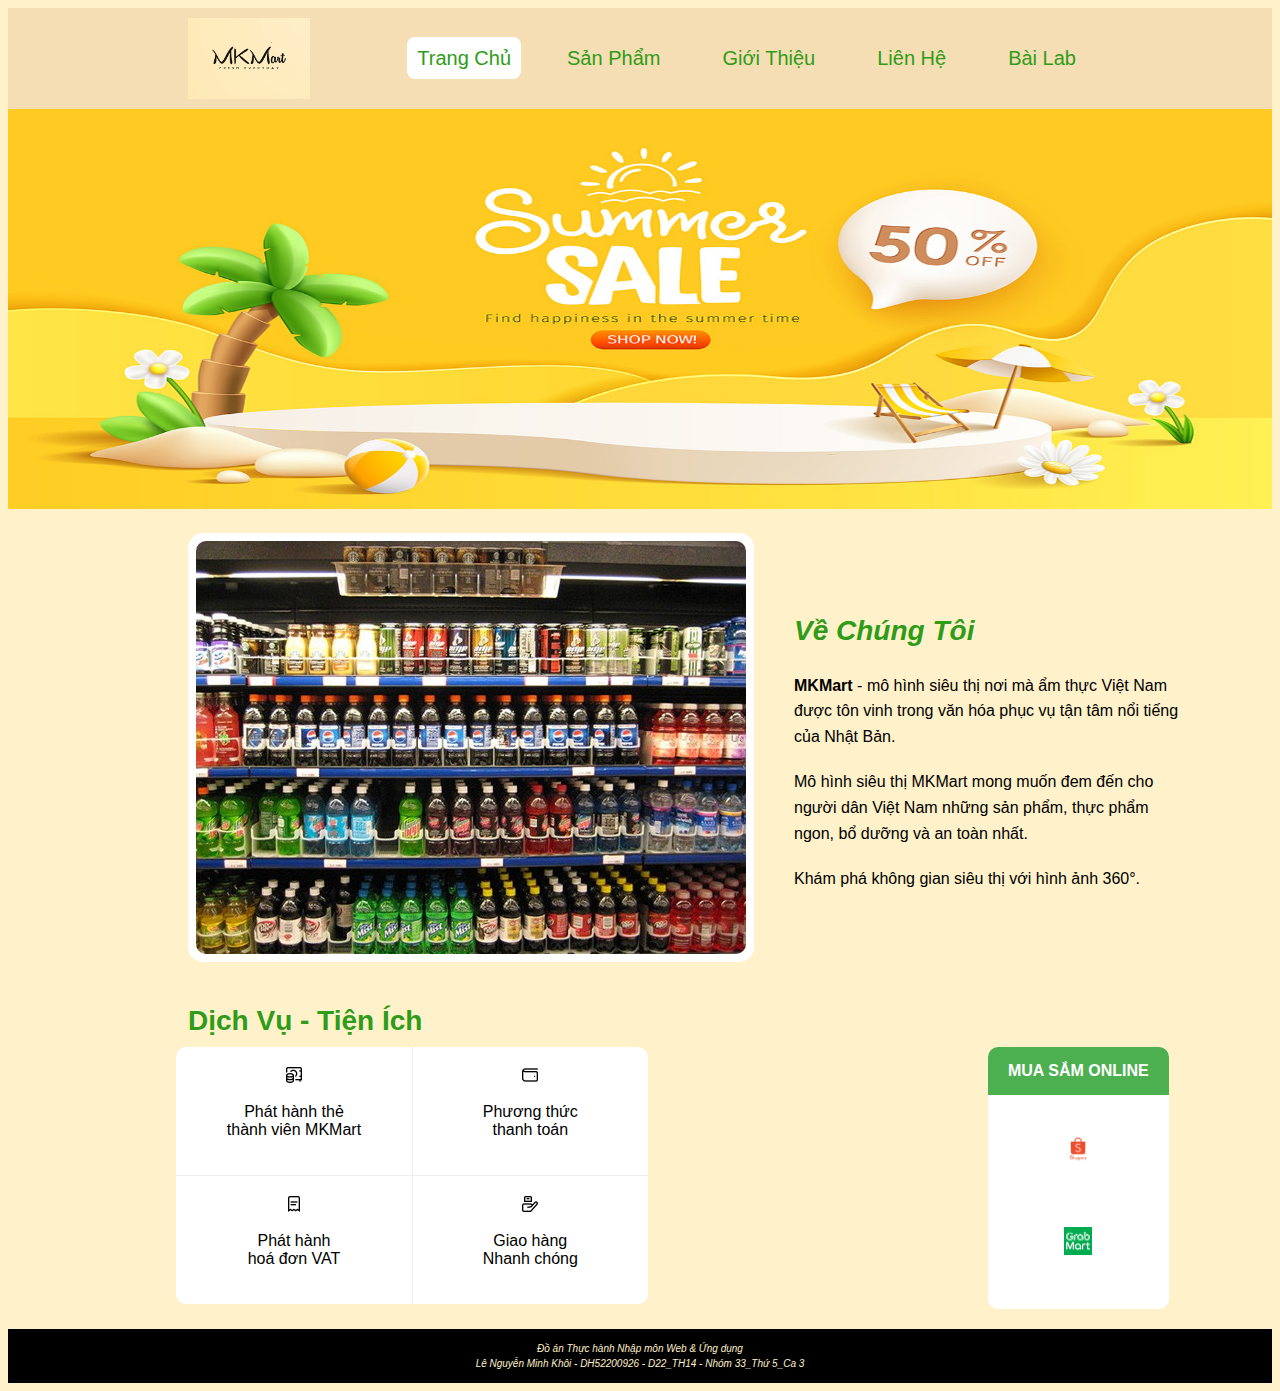
<file: index.html>
<!DOCTYPE html>
<html lang="en">
<head>
    <meta charset="UTF-8">
    <meta name="viewport" content="width=device-width, initial-scale=1.0">
    <link rel="stylesheet" href="./CSS/style.css">
    <title>Website Bán Nước Giải Khác</title>
</head>
<body>
   <div class = "nav">
          <img class ="logo" src="./images/image.png" alt="logo_mart">
        <ul>    
            <li><a href="./index.html" class = "a">Trang Chủ</a></li>
            <li><a href="./product.html" class = "b">Sản Phẩm</a></li>
            <li><a href="./introduce.html" class = "c">Giới Thiệu</a></li>
            <li><a href="./contract.html" class = "d">Liên Hệ</a></li>
            <li><a href="./lab.html" class ="e">Bài Lab</a></li>
        </ul>
      
   </div>
    <div class = "img-1">
            <img class = "content-img1" src="./images/Anh_bia_summer_sale_holiday_podium_display_on_yellow_background.jpg" alt="home_img">
    </div>
   <div class = "container">
       <div class = "img-2">
          <img class = "content-img2" src="./images/nuoc-giai-khat-1451248491.jpg" alt="ve chung toi">
        </div>
        <div class = "content-box">
            <h2>Về Chúng Tôi</h2>
            <p><strong>MKMart</strong> - mô hình siêu thị nơi mà ẩm thực Việt Nam <br>được tôn vinh trong văn hóa phục vụ tận tâm nổi tiếng <br> của Nhật Bản.</p>
            <p>Mô hình siêu thị MKMart mong muốn đem đến cho <br>người dân Việt Nam những sản phẩm, thực phẩm <br>ngon, bổ dưỡng và an toàn nhất.</p>
            <p>Khám phá không gian siêu thị với hình ảnh 360°.</p>
        </div>
   </div>
<div class="service">
    <h2>Dịch Vụ - Tiện Ích</h2>
    <div class="main-wrapper">
        <div class="services-box">
            <div class="grid-2x2">
                <div class="service-item">
                    <img src="./images/safe-box.png" alt="phat hanh the">
                    <p>Phát hành thẻ<br>thành viên MKMart</p>
                </div>
                <div class="service-item">
                    <img src="./images/wallet_phuongthucthanhtoan.png" alt="phuong thuc thanh toan">
                    <p>Phương thức<br>thanh toán</p>
                </div>
                <div class="service-item">
                    <img src="./images/receipt_hoadon.png" alt="VAT">
                    <p>Phát hành<br>hoá đơn VAT</p>
                </div>
                <div class="service-item">
                    <img src="./images/hand-holding-box_luutru.png" alt="luu tru">
                    <p>Giao hàng<br>Nhanh chóng</p>
                </div>
            </div>
        </div>
        <div class="online-box">
            <div class="title green">MUA SẮM ONLINE</div>
            <div class="online-service">
                <img src="./images/images_shopee.png" alt="Shopee">
            </div>
            <div class="online-service">
                <img src="./images/images_grab.png" alt="GrabMart">
            </div>
        </div>
    </div>
</div>

   <div class = "footer">
        <p class="line1">Đồ án Thực hành Nhập môn Web & Ứng dụng</p>
        <p class="line2">Lê Nguyễn Minh Khôi - DH52200926 - D22_TH14 - Nhóm 33_Thứ 5_Ca 3</p>
   </div>
</body>
</html>
</file>
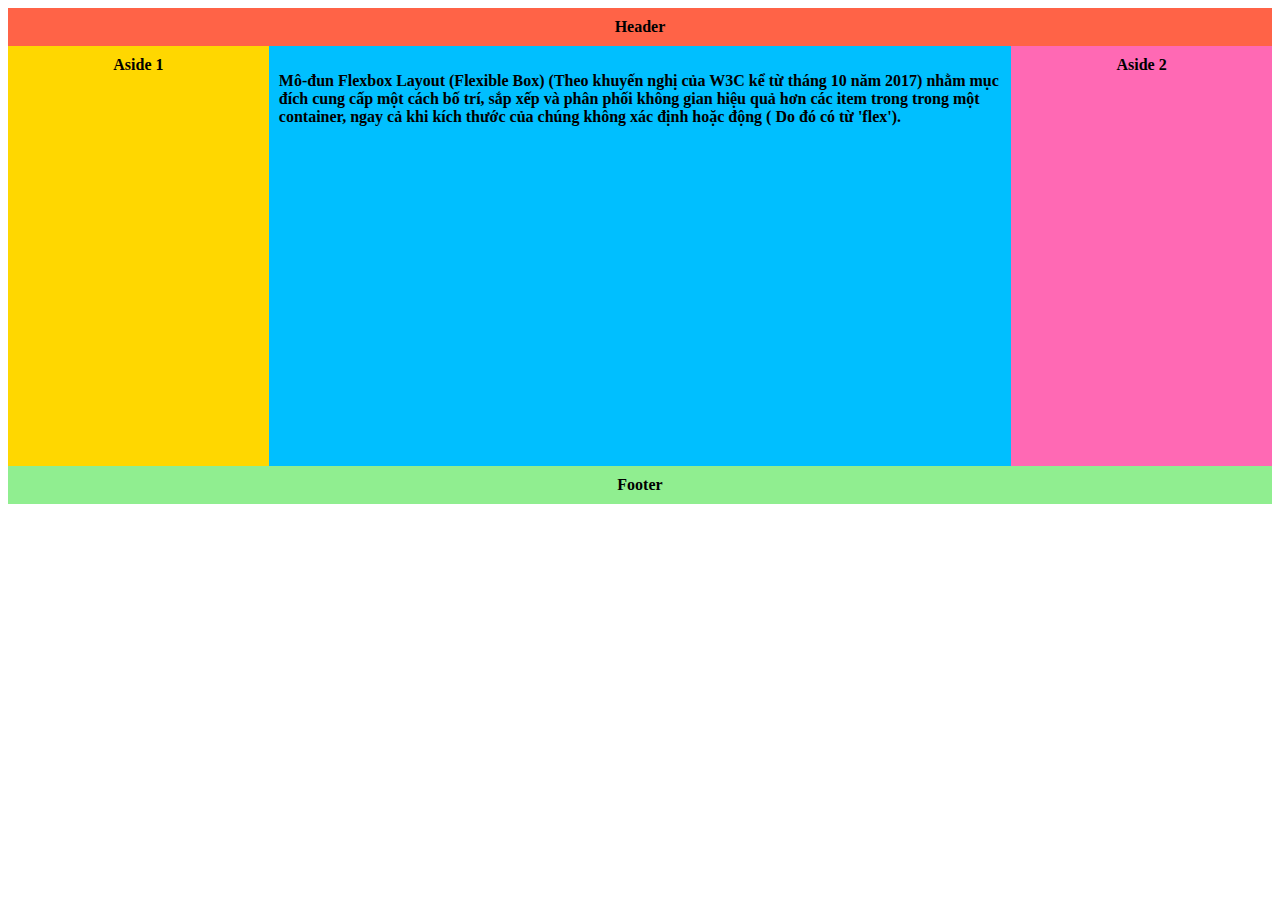
<file: Lab06/Bai_2_Minh_hoa_layout/index.html>
<!DOCTYPE html>
<html>

<head>
	<meta http-equiv="Content-Type" content="text/html; charset=utf-8" />
    <link rel="stylesheet" href="css/style.css">
</head>

<body>
    <div class="wrapper">
        <header class="header-flex-2">Header</header>
        <article class="main">
            <p>Mô-đun Flexbox Layout (Flexible Box) (Theo khuyến nghị của W3C kể từ tháng 10 năm 2017) nhằm mục đích
                cung cấp một cách bố trí, sắp xếp và phân phối không gian hiệu quả hơn các item trong trong một
                container, ngay cả khi kích thước của chúng không xác định hoặc động ( Do đó có từ 'flex').</p>
        </article>
        <aside class="aside aside-1">Aside 1</aside>
        <aside class="aside aside-2">Aside 2</aside>
        <footer class="footer-flex-2">Footer</footer>
    </div>
</body>

</html>
</file>
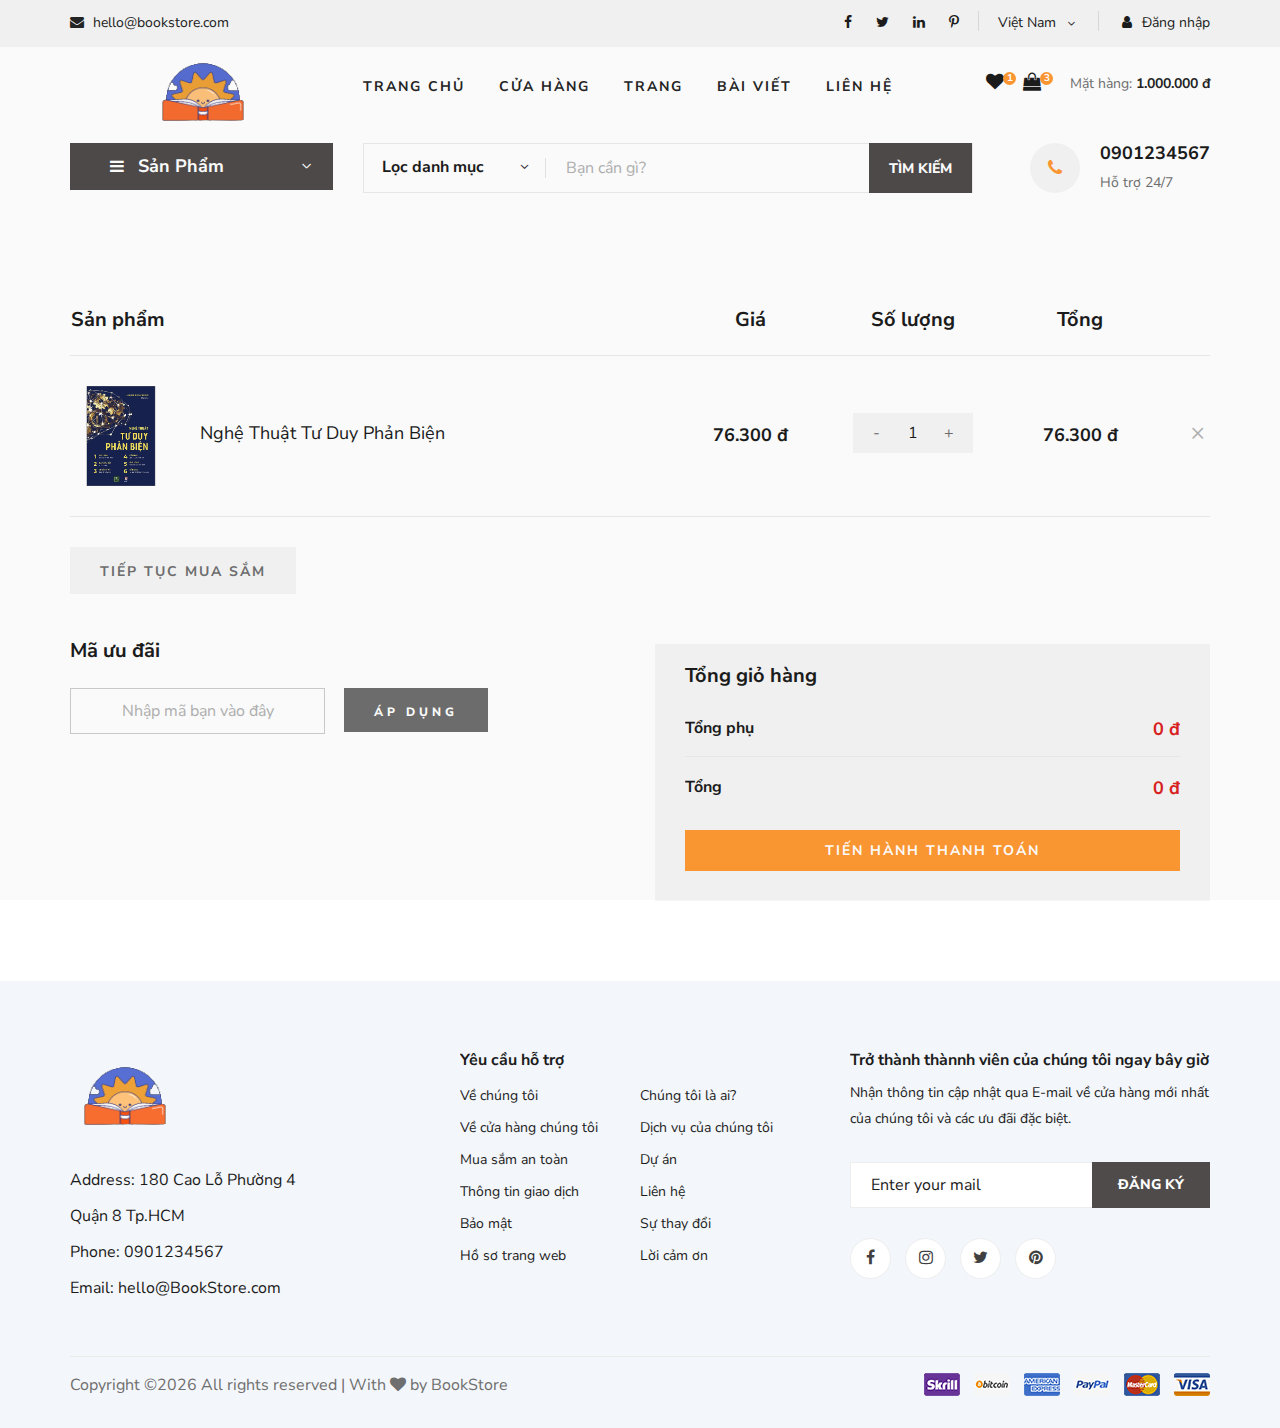
<file: Lab07/demo_bai_2/index.html>
<!DOCTYPE html>
<html lang="zxx">

<head>
    <meta charset="UTF-8">
    <meta name="description" content="Ogani Template">
    <meta name="keywords" content="Ogani, unica, creative, html">
    <meta name="viewport" content="width=device-width, initial-scale=1.0">
    <meta http-equiv="X-UA-Compatible" content="ie=edge">
    <title>Nice | BookStore</title>
    
    <!-- Google Font -->
    <link href="https://fonts.googleapis.com/css2?family=Nunito Sans:wght@200;300;400;600;900&display=swap" rel="stylesheet">
    
    <!-- Css Styles -->
    <link rel="stylesheet" href="css/bootstrap.min.css" type="text/css">
    <link rel="stylesheet" href="css/font-awesome.min.css" type="text/css">
    <link rel="stylesheet" href="css/elegant-icons.css" type="text/css">
    <link rel="stylesheet" href="css/nice-select.css" type="text/css">
    <link rel="stylesheet" href="css/jquery-ui.min.css" type="text/css">
    <link rel="stylesheet" href="css/owl.carousel.min.css" type="text/css">
    <link rel="stylesheet" href="css/slicknav.min.css" type="text/css">
    <link rel="stylesheet" href="css/style.css" type="text/css">


</head>

<body>
    <!-- Page Preloder -->
    <div id="preloder">
        <div class="loader"></div>
    </div>

    <!-- Humberger Begin -->
    <div class="humberger__menu__overlay"></div>
    <div class="humberger__menu__wrapper">
        <div class="humberger__menu__logo">
            <a href="#"><img src="img/logo.png" alt=""></a>
        </div>
        <div class="humberger__menu__cart">
            <ul>
                <li><a href="#"><i class="fa fa-heart"></i> <span>1</span></a></li>
                <li><a href="#"><i class="fa fa-shopping-bag"></i> <span>3</span></a></li>
            </ul>
            <div class="header__cart__price">Mặt hàng: <span>1.000.000 đ</span></div>
        </div>
        <div class="humberger__menu__widget">
            <div class="header__top__right__language">
                <div>Việt Nam</div>
                <span class="arrow_carrot-down"></span>
                <ul>
                    <li><a href="#">Spanis</a></li>
                    <li><a href="#">English</a></li>
                </ul>
            </div>
            <div class="header__top__right__auth">
                <a href="#"><i class="fa fa-user"></i> Đăng nhập</a>
            </div>
        </div>
        <nav class="humberger__menu__nav mobile-menu">
            <ul>
                <li><a href="./index.html">Trang chủ</a></li>
                <li><a href="./shop-grid.html">Cửa hàng</a></li>
                <li><a href="#">Trang</a>
                    <ul class="header__menu__dropdown">
                        <li><a href="./shop-details.html">Cửa hàng chi tiết</a></li>
                        <li><a href="./shoping-cart.html">Giỏ hàng</a></li>
                        <li><a href="./checkout.html">Thủ tục thanh toán</a></li>
                        <li><a href="./blog-details.html">Chi tiết bài viết</a></li>
                    </ul>
                </li>
                <li><a href="./blog.html">Bài viết</a></li>
                <li><a href="./contact.html">Liên hệ</a></li>
            </ul>
        </nav>
        <div id="mobile-menu-wrap"></div>
        <div class="header__top__right__social">
            <a href="#"><i class="fa fa-facebook"></i></a>
            <a href="#"><i class="fa fa-twitter"></i></a>
            <a href="#"><i class="fa fa-linkedin"></i></a>
            <a href="#"><i class="fa fa-pinterest-p"></i></a>
        </div>
        <div class="humberger__menu__contact">
            <ul>
                <li><i class="fa fa-envelope"></i> hello@bookstore.com</li>
            </ul>
        </div>
    </div>
    <!-- Humberger End -->

    <!-- Header Section Begin -->
    <header class="header">
        <div class="header__top">
            <div class="container">
                <div class="row">
                    <div class="col-lg-6 col-md-6">
                        <div class="header__top__left">
                            <ul>
                                <li><i class="fa fa-envelope"></i> hello@bookstore.com</li>
                            </ul>
                        </div>
                    </div>
                    <div class="col-lg-6 col-md-6">
                        <div class="header__top__right">
                            <div class="header__top__right__social">
                                <a href="#"><i class="fa fa-facebook"></i></a>
                                <a href="#"><i class="fa fa-twitter"></i></a>
                                <a href="#"><i class="fa fa-linkedin"></i></a>
                                <a href="#"><i class="fa fa-pinterest-p"></i></a>
                            </div>
                            <div class="header__top__right__language">
                                <div>Việt Nam</div>
                                <span class="arrow_carrot-down"></span>
                                <ul>
                                    <li><a href="#">Spanis</a></li>
                                    <li><a href="#">English</a></li>
                                </ul>
                            </div>
                            <div class="header__top__right__auth">
                                <a href="#"><i class="fa fa-user"></i> Đăng nhập</a>
                            </div>
                        </div>
                    </div>
                </div>
            </div>
        </div>
        <div class="container">
            <div class="row">
                <div class="col-lg-3">
                    <div class="header__logo">
                        <a href="./index.html"><img src="img/logo.png" alt=""></a>
                    </div>
                </div>
                <div class="col-lg-6">
                    <nav class="header__menu">
                        <ul class="ul-menu">
                            <li><a href="./index.html">Trang chủ</a></li>
                            <li><a href="./shop-grid.html">Cửa hàng</a></li>
                            <li><a href="#">Trang</a>
                                <ul class="header__menu__dropdown">
                                    <li><a href="./shop-details.html">Cửa hàng chi tiết</a></li>
                                    <li><a href="./shoping-cart.html">Giỏ hàng</a></li>
                                    <li><a href="./checkout.html">Thủ tục thanh toán</a></li>
                                    <li><a href="./blog-details.html">Chi tiết bài viết</a></li>
                                </ul>
                            </li>
                            <li><a href="./blog.html">Bài viết</a></li>
                            <li><a href="./contact.html">Liên hệ</a></li>
                        </ul>
                    </nav>
                </div>
                <div class="col-lg-3">
                    <div class="header__cart">
                        <ul>
                            <li><a href="#"><i class="fa fa-heart"></i> <span>1</span></a></li>
                            <li><a href="#"><i class="fa fa-shopping-bag"></i> <span>3</span></a></li>
                        </ul>
                        <div class="header__cart__price">Mặt hàng: <span>1.000.000 đ</span></div>
                    </div>
                </div>
            </div>
            <div class="humberger__open">
                <i class="fa fa-bars"></i>
            </div>
        </div>
    </header>
    <!-- Header Section End -->

    <!-- Hero Section Begin -->
    <section class="hero hero-normal">
        <div class="container">
            <div class="row">
                <div class="col-lg-3">
                    <div class="hero__categories">
                        <div class="hero__categories__all">
                            <i class="fa fa-bars"></i>
                            <span>Sản Phẩm</span>
                        </div>
                        <ul>
                            <li><a href="#">Văn học</a></li>
                            <li><a href="#">Kinh tế</a></li>
                            <li><a href="#">Thiếu nhi</a></li>
                            <li><a href="#">Kĩ năng sống</a></li>
                            <li><a href="#">Giáo khoa</a></li>
                            <li><a href="#">Từ điển</a></li>
                            <li><a href="#">Lịch sử</a></li>
                            <li><a href="#">Y học</a></li>
                            <li><a href="#">Tạp chí</a></li>
                            <li><a href="#">Ngoại ngữ</a></li>
                            <li><a href="#">Giáo trình</a></li>
                        </ul>
                    </div>
                </div>
                <div class="col-lg-9">
                    <div class="hero__search">
                        <div class="hero__search__form">
                            <form action="#">
                                <div class="hero__search__categories">
                                    Lọc danh mục
                                    <span class="arrow_carrot-down"></span>
                                </div>
                                <input type="text" placeholder="Bạn cần gì?">
                                <button type="submit" class="site-btn">TÌM KIẾM</button>
                            </form>
                        </div>
                        <div class="hero__search__phone">
                            <div class="hero__search__phone__icon">
                                <i class="fa fa-phone"></i>
                            </div>
                            <div class="hero__search__phone__text">
                                <h5>0901234567</h5>
                                <span>Hỗ trợ 24/7 </span>
                            </div>
                        </div>
                    </div>
                </div>
            </div>
        </div>
    </section>
    <!-- Hero Section End -->

    <!-- Shoping Cart Section Begin -->
    <section class="shoping-cart spad">
        <div class="container">
            <div class="row">
                <div class="col-lg-12">
                    <div class="shoping__cart__table">
                        <table>
                            <thead>
                                <tr>
                                    <th class="shoping__product">Sản phẩm</th>
                                    <th>Giá</th>
                                    <th>Số lượng</th>
                                    <th>Tổng</th>
                                    <th></th>
                                </tr>
                            </thead>
                            <tbody>
                                <tr>
                                    <td class="shoping__cart__item">
                                        <img src="img/featured/Book_2.jpg" alt="" width="100px">
                                        <h5>Nghệ Thuật Tư Duy Phản Biện</h5>
                                    </td>
                                    <td class="shoping__cart__price">
                                        76.300 đ
                                    </td>
                                    <td class="shoping__cart__quantity">
                                        <div class="quantity">
                                            <div class="pro-qty">
                                                <input value="1" id="quantity" >
                                            </div>
                                        </div>
                                    </td>
                                    <td class="shoping__cart__total" id="total">
                                        76.300 đ
                                    </td>
                                    <td class="shoping__cart__item__close">
                                        <span class="icon_close"></span>
                                    </td>
                                </tr>
                            </tbody>
                        </table>
                    </div>
                </div>
            </div>
            <div class="row">
                <div class="col-lg-12">
                    <div class="shoping__cart__btns">
                        <a href="#" class="primary-btn cart-btn">TIẾP TỤC MUA SẮM</a>
                    </div>
                </div>
                <div class="col-lg-6">
                    <div class="shoping__continue">
                        <div class="shoping__discount">
                            <h5>Mã ưu đãi</h5>
                            <form action="#">
                                <input type="text" placeholder="Nhập mã bạn vào đây">
                                <button type="submit" class="site-btn">ÁP DỤNG</button>
                            </form>
                        </div>
                    </div>
                </div>
                <div class="col-lg-6">
                    <div class="shoping__checkout">
                        <h5>Tổng giỏ hàng</h5>
                        <ul>
                            <li>Tổng phụ <span>0 đ</span></li>
                            <li>Tổng <span>0 đ</span></li>
                        </ul>
                        <a href="#" class="primary-btn">Tiến hành thanh toán</a>
                    </div>
                </div>
            </div>
        </div>
    </section>
    <!-- Shoping Cart Section End -->


    <!-- Footer Section Begin -->
    <footer class="footer spad">
        <div class="container">
            <div class="row">
                <div class="col-lg-3 col-md-6 col-sm-6">
                    <div class="footer__about">
                        <div class="footer__about__logo">
                            <a href="./index.html"><img src="img/logo.png" alt=""></a>
                        </div>
                        <ul>
                            <li>Address: 180 Cao Lỗ Phường 4 Quận 8 Tp.HCM</li>
                            <li>Phone: 0901234567</li>
                            <li>Email: hello@BookStore.com</li>
                        </ul>
                    </div>
                </div>
                <div class="col-lg-4 col-md-6 col-sm-6 offset-lg-1">
                    <div class="footer__widget">
                        <h6>
                            Yêu cầu hỗ trợ</h6>
                        <ul>
                            <li><a href="#">Về chúng tôi</a></li>
                            <li><a href="#">Về cửa hàng chúng tôi</a></li>
                            <li><a href="#">Mua sắm an toàn</a></li>
                            <li><a href="#">Thông tin giao dịch</a></li>
                            <li><a href="#">Bảo mật</a></li>
                            <li><a href="#">Hồ sơ trang web</a></li>
                        </ul>
                        <ul>
                            <li><a href="#">Chúng tôi là ai?</a></li>
                            <li><a href="#">Dịch vụ của chúng tôi</a></li>
                            <li><a href="#">Dự án</a></li>
                            <li><a href="#">Liên hệ</a></li>
                            <li><a href="#">Sự thay đổi</a></li>
                            <li><a href="#">Lời cảm ơn</a></li>
                        </ul>
                    </div>
                </div>
                <div class="col-lg-4 col-md-12">
                    <div class="footer__widget">
                        <h6>Trở thành thànnh viên của chúng tôi ngay bây giờ</h6>
                        <p>Nhận thông tin cập nhật qua E-mail về cửa hàng mới nhất của chúng tôi và các ưu đãi đặc biệt.</p>
                        <form action="#">
                            <input type="text" placeholder="Enter your mail">
                            <button type="submit" class="site-btn">Đăng ký</button>
                        </form>
                        <div class="footer__widget__social">
                            <a href="#"><i class="fa fa-facebook"></i></a>
                            <a href="#"><i class="fa fa-instagram"></i></a>
                            <a href="#"><i class="fa fa-twitter"></i></a>
                            <a href="#"><i class="fa fa-pinterest"></i></a>
                        </div>
                    </div>
                </div>
            </div>
            <div class="row">
                <div class="col-lg-12">
                    <div class="footer__copyright">
                        <div class="footer__copyright__text"><p>
  Copyright &copy;<script>document.write(new Date().getFullYear());</script> All rights reserved | With <i class="fa fa-heart" aria-hidden="true"></i> by BookStore</a>
  </p></div>
                        <div class="footer__copyright__payment"><img src="img/payment-item.png" alt=""></div>
                    </div>
                </div>
            </div>
        </div>
    </footer>
    <!-- Footer Section End -->

    <!-- Js Plugins -->
    <script src="js/jquery-3.3.1.min.js"></script>
    <script src="js/bootstrap.min.js"></script>
    <script src="js/jquery.nice-select.min.js"></script>
    <script src="js/jquery-ui.min.js"></script>
    <script src="js/jquery.slicknav.js"></script>
    <script src="js/mixitup.min.js"></script>
    <script src="js/owl.carousel.min.js"></script>
    <script src="js/main.js"></script>


</body>

</html>
</file>
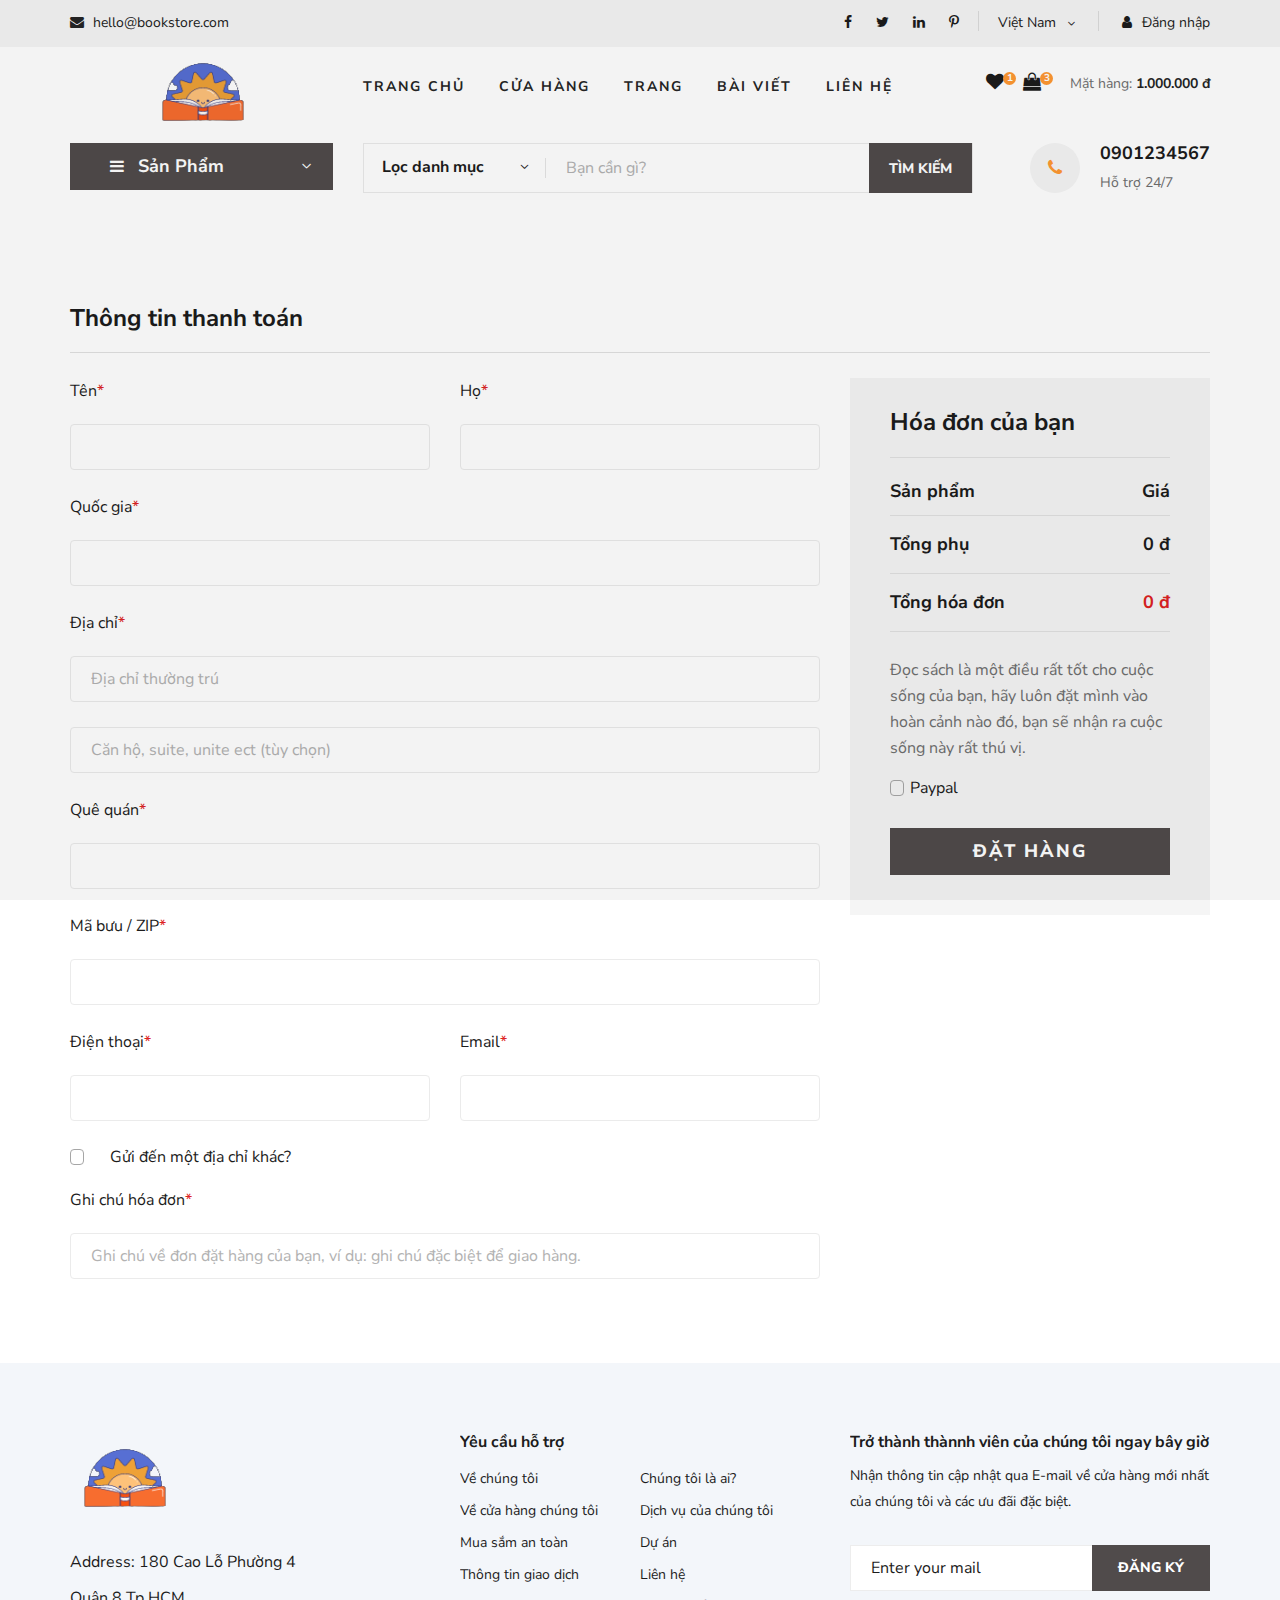
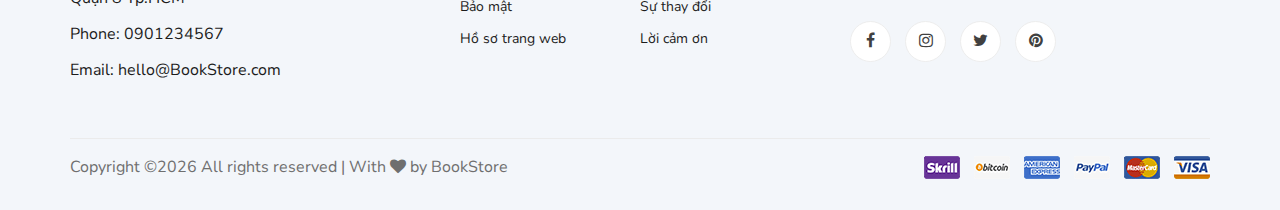
<file: Lab07/Vi_du/index.html>
<!DOCTYPE html>
<html lang="zxx">

<head>
    <meta charset="UTF-8">
    <meta name="description" content="Ogani Template">
    <meta name="keywords" content="Ogani, unica, creative, html">
    <meta name="viewport" content="width=device-width, initial-scale=1.0">
    <meta http-equiv="X-UA-Compatible" content="ie=edge">
    <title>Nice | BookStore</title>
    
    <!-- Google Font -->
    <link href="https://fonts.googleapis.com/css2?family=Nunito Sans:wght@200;300;400;600;900&display=swap" rel="stylesheet">
    
    <!-- Css Styles -->
    <link rel="stylesheet" href="css/bootstrap.min.css" type="text/css">
    <link rel="stylesheet" href="css/font-awesome.min.css" type="text/css">
    <link rel="stylesheet" href="css/elegant-icons.css" type="text/css">
    <link rel="stylesheet" href="css/nice-select.css" type="text/css">
    <link rel="stylesheet" href="css/jquery-ui.min.css" type="text/css">
    <link rel="stylesheet" href="css/owl.carousel.min.css" type="text/css">
    <link rel="stylesheet" href="css/slicknav.min.css" type="text/css">
    <link rel="stylesheet" href="css/style.css" type="text/css">


    <style>
        .error-message {
            color: red;
            font-size: 14px; 
            margin-top: 5px; 
        }
    </style>
</head>

<body>
    <!-- Page Preloder -->
    <div id="preloder">
        <div class="loader"></div>
    </div>

    <!-- Humberger Begin -->
    <div class="humberger__menu__overlay"></div>
    <div class="humberger__menu__wrapper">
        <div class="humberger__menu__logo">
            <a href="#"><img src="img/logo.png" alt=""></a>
        </div>
        <div class="humberger__menu__cart">
            <ul>
                <li><a href="#"><i class="fa fa-heart"></i> <span>1</span></a></li>
                <li><a href="#"><i class="fa fa-shopping-bag"></i> <span>3</span></a></li>
            </ul>
            <div class="header__cart__price">Mặt hàng: <span>1.000.000 đ</span></div>
        </div>
        <div class="humberger__menu__widget">
            <div class="header__top__right__language">
                <div>Việt Nam</div>
                <span class="arrow_carrot-down"></span>
                <ul>
                    <li><a href="#">Spanis</a></li>
                    <li><a href="#">English</a></li>
                </ul>
            </div>
            <div class="header__top__right__auth">
                <a href="#"><i class="fa fa-user"></i> Đăng nhập</a>
            </div>
        </div>
        <nav class="humberger__menu__nav mobile-menu">
            <ul>
                <li><a href="./index.html">Trang chủ</a></li>
                <li><a href="./shop-grid.html">Cửa hàng</a></li>
                <li><a href="#">Trang</a>
                    <ul class="header__menu__dropdown">
                        <li><a href="./shop-details.html">Cửa hàng chi tiết</a></li>
                        <li><a href="./shoping-cart.html">Giỏ hàng</a></li>
                        <li><a href="./checkout.html">Thủ tục thanh toán</a></li>
                        <li><a href="./blog-details.html">Chi tiết bài viết</a></li>
                    </ul>
                </li>
                <li><a href="./blog.html">Bài viết</a></li>
                <li><a href="./contact.html">Liên hệ</a></li>
            </ul>
        </nav>
        <div id="mobile-menu-wrap"></div>
        <div class="header__top__right__social">
            <a href="#"><i class="fa fa-facebook"></i></a>
            <a href="#"><i class="fa fa-twitter"></i></a>
            <a href="#"><i class="fa fa-linkedin"></i></a>
            <a href="#"><i class="fa fa-pinterest-p"></i></a>
        </div>
        <div class="humberger__menu__contact">
            <ul>
                <li><i class="fa fa-envelope"></i> hello@bookstore.com</li>
            </ul>
        </div>
    </div>
    <!-- Humberger End -->

    <!-- Header Section Begin -->
    <header class="header">
        <div class="header__top">
            <div class="container">
                <div class="row">
                    <div class="col-lg-6 col-md-6">
                        <div class="header__top__left">
                            <ul>
                                <li><i class="fa fa-envelope"></i> hello@bookstore.com</li>
                            </ul>
                        </div>
                    </div>
                    <div class="col-lg-6 col-md-6">
                        <div class="header__top__right">
                            <div class="header__top__right__social">
                                <a href="#"><i class="fa fa-facebook"></i></a>
                                <a href="#"><i class="fa fa-twitter"></i></a>
                                <a href="#"><i class="fa fa-linkedin"></i></a>
                                <a href="#"><i class="fa fa-pinterest-p"></i></a>
                            </div>
                            <div class="header__top__right__language">
                                <div>Việt Nam</div>
                                <span class="arrow_carrot-down"></span>
                                <ul>
                                    <li><a href="#">Spanis</a></li>
                                    <li><a href="#">English</a></li>
                                </ul>
                            </div>
                            <div class="header__top__right__auth">
                                <a href="#"><i class="fa fa-user"></i> Đăng nhập</a>
                            </div>
                        </div>
                    </div>
                </div>
            </div>
        </div>
        <div class="container">
            <div class="row">
                <div class="col-lg-3">
                    <div class="header__logo">
                        <a href="./index.html"><img src="img/logo.png" alt=""></a>
                    </div>
                </div>
                <div class="col-lg-6">
                    <nav class="header__menu">
                        <ul class="ul-menu">
                            <li><a href="./index.html">Trang chủ</a></li>
                            <li><a href="./shop-grid.html">Cửa hàng</a></li>
                            <li><a href="#">Trang</a>
                                <ul class="header__menu__dropdown">
                                    <li><a href="./shop-details.html">Cửa hàng chi tiết</a></li>
                                    <li><a href="./shoping-cart.html">Giỏ hàng</a></li>
                                    <li><a href="./checkout.html">Thủ tục thanh toán</a></li>
                                    <li><a href="./blog-details.html">Chi tiết bài viết</a></li>
                                </ul>
                            </li>
                            <li><a href="./blog.html">Bài viết</a></li>
                            <li><a href="./contact.html">Liên hệ</a></li>
                        </ul>
                    </nav>
                </div>
                <div class="col-lg-3">
                    <div class="header__cart">
                        <ul>
                            <li><a href="#"><i class="fa fa-heart"></i> <span>1</span></a></li>
                            <li><a href="#"><i class="fa fa-shopping-bag"></i> <span>3</span></a></li>
                        </ul>
                        <div class="header__cart__price">Mặt hàng: <span>1.000.000 đ</span></div>
                    </div>
                </div>
            </div>
            <div class="humberger__open">
                <i class="fa fa-bars"></i>
            </div>
        </div>
    </header>
    <!-- Header Section End -->

    <!-- Hero Section Begin -->
    <section class="hero hero-normal">
        <div class="container">
            <div class="row">
                <div class="col-lg-3">
                    <div class="hero__categories">
                        <div class="hero__categories__all">
                            <i class="fa fa-bars"></i>
                            <span>Sản Phẩm</span>
                        </div>
                        <ul>
                            <li><a href="#">Văn học</a></li>
                            <li><a href="#">Kinh tế</a></li>
                            <li><a href="#">Thiếu nhi</a></li>
                            <li><a href="#">Kĩ năng sống</a></li>
                            <li><a href="#">Giáo khoa</a></li>
                            <li><a href="#">Từ điển</a></li>
                            <li><a href="#">Lịch sử</a></li>
                            <li><a href="#">Y học</a></li>
                            <li><a href="#">Tạp chí</a></li>
                            <li><a href="#">Ngoại ngữ</a></li>
                            <li><a href="#">Giáo trình</a></li>
                        </ul>
                    </div>
                </div>
                <div class="col-lg-9">
                    <div class="hero__search">
                        <div class="hero__search__form">
                            <form action="#">
                                <div class="hero__search__categories">
                                    Lọc danh mục
                                    <span class="arrow_carrot-down"></span>
                                </div>
                                <input type="text" placeholder="Bạn cần gì?">
                                <button type="submit" class="site-btn">TÌM KIẾM</button>
                            </form>
                        </div>
                        <div class="hero__search__phone">
                            <div class="hero__search__phone__icon">
                                <i class="fa fa-phone"></i>
                            </div>
                            <div class="hero__search__phone__text">
                                <h5>0901234567</h5>
                                <span>Hỗ trợ 24/7 </span>
                            </div>
                        </div>
                    </div>
                </div>
            </div>
        </div>
    </section>
    <!-- Hero Section End -->

     <!-- Checkout Section Begin -->
     <section class="checkout spad">
        <div class="container">
            <div class="checkout__form">
                <h4>Thông tin thanh toán</h4>
                <form id="checkoutForm" action="#">
                    <div class="row">
                        <div class="col-lg-8 col-md-6">
                            <div class="row">
                                <div class="col-lg-6">
                                    <div class="checkout__input">
                                        <p>Tên<span>*</span></p>
                                        <input type="text" id="firstNameInput">
                                        <div class="error-message" id="firstNameErrorMessage"></div>
                                    </div>
                                </div>
                                <div class="col-lg-6">
                                    <div class="checkout__input">
                                        <p>Họ<span>*</span></p>
                                        <input type="text" id="lastNameInput">
                                        <div class="error-message" id="lastNameErrorMessage"></div>
                                    </div>
                                </div>
                            </div>
                            <div class="checkout__input">
                                <p>Quốc gia<span>*</span></p>
                                <input type="text" id="nationInput">
                                <div class="error-message" id="nationErrorMessage"></div>
                            </div>
                            <div class="checkout__input">
                                <p>Địa chỉ<span>*</span></p>
                                <input type="text" placeholder="Địa chỉ thường trú" class="checkout__input__add" id="adresseInput">
                                <div class="error-message" id="adresseErrorMessage"></div>
                                <input type="text" placeholder="Căn hộ, suite, unite ect (tùy chọn)" id="suiteInput">
                                <div class="error-message" id="suiteErrorMessage"></div>
                            </div>
                            <div class="checkout__input">
                                <p>Quê quán<span>*</span></p>
                                <input type="text" id="countryInput">
                                <div class="error-message" id="countryErrorMessage"></div>
                            </div>
                            <div class="checkout__input">
                                <p>Mã bưu / ZIP<span>*</span></p>
                                <input type="text" id="zipInput">
                                <div class="error-message" id="zipErrorMessage"></div>
                            </div>
                            <div class="row">
                                <div class="col-lg-6">
                                    <div class="checkout__input">
                                        <p>Điện thoại<span>*</span></p>
                                        <input type="text" id="numInput">
                                        <div class="error-message" id="numErrorMessage"></div>
                                    </div>
                                </div>
                                <div class="col-lg-6">
                                    <div class="checkout__input">
                                        <p>Email<span>*</span></p>
                                        <input type="text" id="emailInput">
                                        <div class="error-message" id="emailErrorMessage"></div>
                                    </div>
                                </div>
                            </div>
                           
                            <div class="checkout__input__checkbox">
                                <label for="diff-acc">
                                    Gửi đến một địa chỉ khác?
                                    <input type="checkbox" id="diff-acc">
                                    <span class="checkmark"></span>
                                </label>
                            </div>
                            <div class="checkout__input">
                                <p>Ghi chú hóa đơn<span>*</span></p>
                                <input type="text" placeholder="Ghi chú về đơn đặt hàng của bạn, ví dụ: ghi chú đặc biệt để giao hàng." id="noteInput">
                                <div class="error-message" id="noteErrorMessage"></div>
                            </div>
                        </div>
                        <div class="col-lg-4 col-md-6">
                            <div class="checkout__order">
                                <h4>Hóa đơn của bạn</h4>
                                <div class="checkout__order__products">Sản phẩm <span>Giá</span></div>
                               
                                <div class="checkout__order__subtotal">Tổng phụ <span>0 đ</span></div>
                                <div class="checkout__order__total">Tổng hóa đơn <span>0 đ</span></div>
                                <p>Đọc sách là một điều rất tốt cho cuộc sống của bạn, hãy luôn đặt mình vào hoàn cảnh nào đó, bạn sẽ
                                    nhận ra cuộc sống này rất thú vị.
                                </p>
                                <div class="checkout__input__checkbox">
                                    <label for="paypal">
                                        Paypal
                                        <input type="checkbox" id="paypal">
                                        <span class="checkmark"></span>
                                    </label>
                                </div>
                                <button type="button" class="site-btn" onclick="validateForm()">Đặt hàng</button>
                            </div>
                        </div>
                    </div>
                </form>
            </div>
        </div>
    </section>
    <!-- Checkout Section End -->


    <!-- Footer Section Begin -->
    <footer class="footer spad">
        <div class="container">
            <div class="row">
                <div class="col-lg-3 col-md-6 col-sm-6">
                    <div class="footer__about">
                        <div class="footer__about__logo">
                            <a href="./index.html"><img src="img/logo.png" alt=""></a>
                        </div>
                        <ul>
                            <li>Address: 180 Cao Lỗ Phường 4 Quận 8 Tp.HCM</li>
                            <li>Phone: 0901234567</li>
                            <li>Email: hello@BookStore.com</li>
                        </ul>
                    </div>
                </div>
                <div class="col-lg-4 col-md-6 col-sm-6 offset-lg-1">
                    <div class="footer__widget">
                        <h6>
                            Yêu cầu hỗ trợ</h6>
                        <ul>
                            <li><a href="#">Về chúng tôi</a></li>
                            <li><a href="#">Về cửa hàng chúng tôi</a></li>
                            <li><a href="#">Mua sắm an toàn</a></li>
                            <li><a href="#">Thông tin giao dịch</a></li>
                            <li><a href="#">Bảo mật</a></li>
                            <li><a href="#">Hồ sơ trang web</a></li>
                        </ul>
                        <ul>
                            <li><a href="#">Chúng tôi là ai?</a></li>
                            <li><a href="#">Dịch vụ của chúng tôi</a></li>
                            <li><a href="#">Dự án</a></li>
                            <li><a href="#">Liên hệ</a></li>
                            <li><a href="#">Sự thay đổi</a></li>
                            <li><a href="#">Lời cảm ơn</a></li>
                        </ul>
                    </div>
                </div>
                <div class="col-lg-4 col-md-12">
                    <div class="footer__widget">
                        <h6>Trở thành thànnh viên của chúng tôi ngay bây giờ</h6>
                        <p>Nhận thông tin cập nhật qua E-mail về cửa hàng mới nhất của chúng tôi và các ưu đãi đặc biệt.</p>
                        <form action="#">
                            <input type="text" placeholder="Enter your mail">
                            <button type="submit" class="site-btn">Đăng ký</button>
                        </form>
                        <div class="footer__widget__social">
                            <a href="#"><i class="fa fa-facebook"></i></a>
                            <a href="#"><i class="fa fa-instagram"></i></a>
                            <a href="#"><i class="fa fa-twitter"></i></a>
                            <a href="#"><i class="fa fa-pinterest"></i></a>
                        </div>
                    </div>
                </div>
            </div>
            <div class="row">
                <div class="col-lg-12">
                    <div class="footer__copyright">
                        <div class="footer__copyright__text"><p>
  Copyright &copy;<script>document.write(new Date().getFullYear());</script> All rights reserved | With <i class="fa fa-heart" aria-hidden="true"></i> by BookStore</a>
  </p></div>
                        <div class="footer__copyright__payment"><img src="img/payment-item.png" alt=""></div>
                    </div>
                </div>
            </div>
        </div>
    </footer>
    <!-- Footer Section End -->

    <!-- Js Plugins -->
    <script src="js/jquery-3.3.1.min.js"></script>
    <script src="js/bootstrap.min.js"></script>
    <script src="js/jquery.nice-select.min.js"></script>
    <script src="js/jquery-ui.min.js"></script>
    <script src="js/jquery.slicknav.js"></script>
    <script src="js/mixitup.min.js"></script>
    <script src="js/owl.carousel.min.js"></script>
    <script src="js/main.js"></script>



    <!-- JavaScript -->
    <script>
        function validateForm() {
            
            var firstName = firstNameInput.value.trim();
            var email = emailInput.value.trim();

            var isValid = true;

            if (firstName === '') {
                firstNameErrorMessage.textContent = 'Vui lòng nhập tên của bạn.';
                isValid = false;
            } else {
                firstNameErrorMessage.textContent = '';
            }

            if (!validateEmail(emailInput.value)) {
                emailErrorMessage.textContent = 'Vui lòng nhập một địa chỉ email hợp lệ.';
                isValid = false;
            } else {
                emailErrorMessage.textContent = '';
            }
            
            if (isValid) {
                alert('Đặt hàng thành công!');
            }

        }
    
        function validateEmail(email) {
            var emailRegex = /\S+@\S+\.\S+/;
            return emailRegex.test(email);
        }
    
    </script>
    
</body>

</html>
</file>
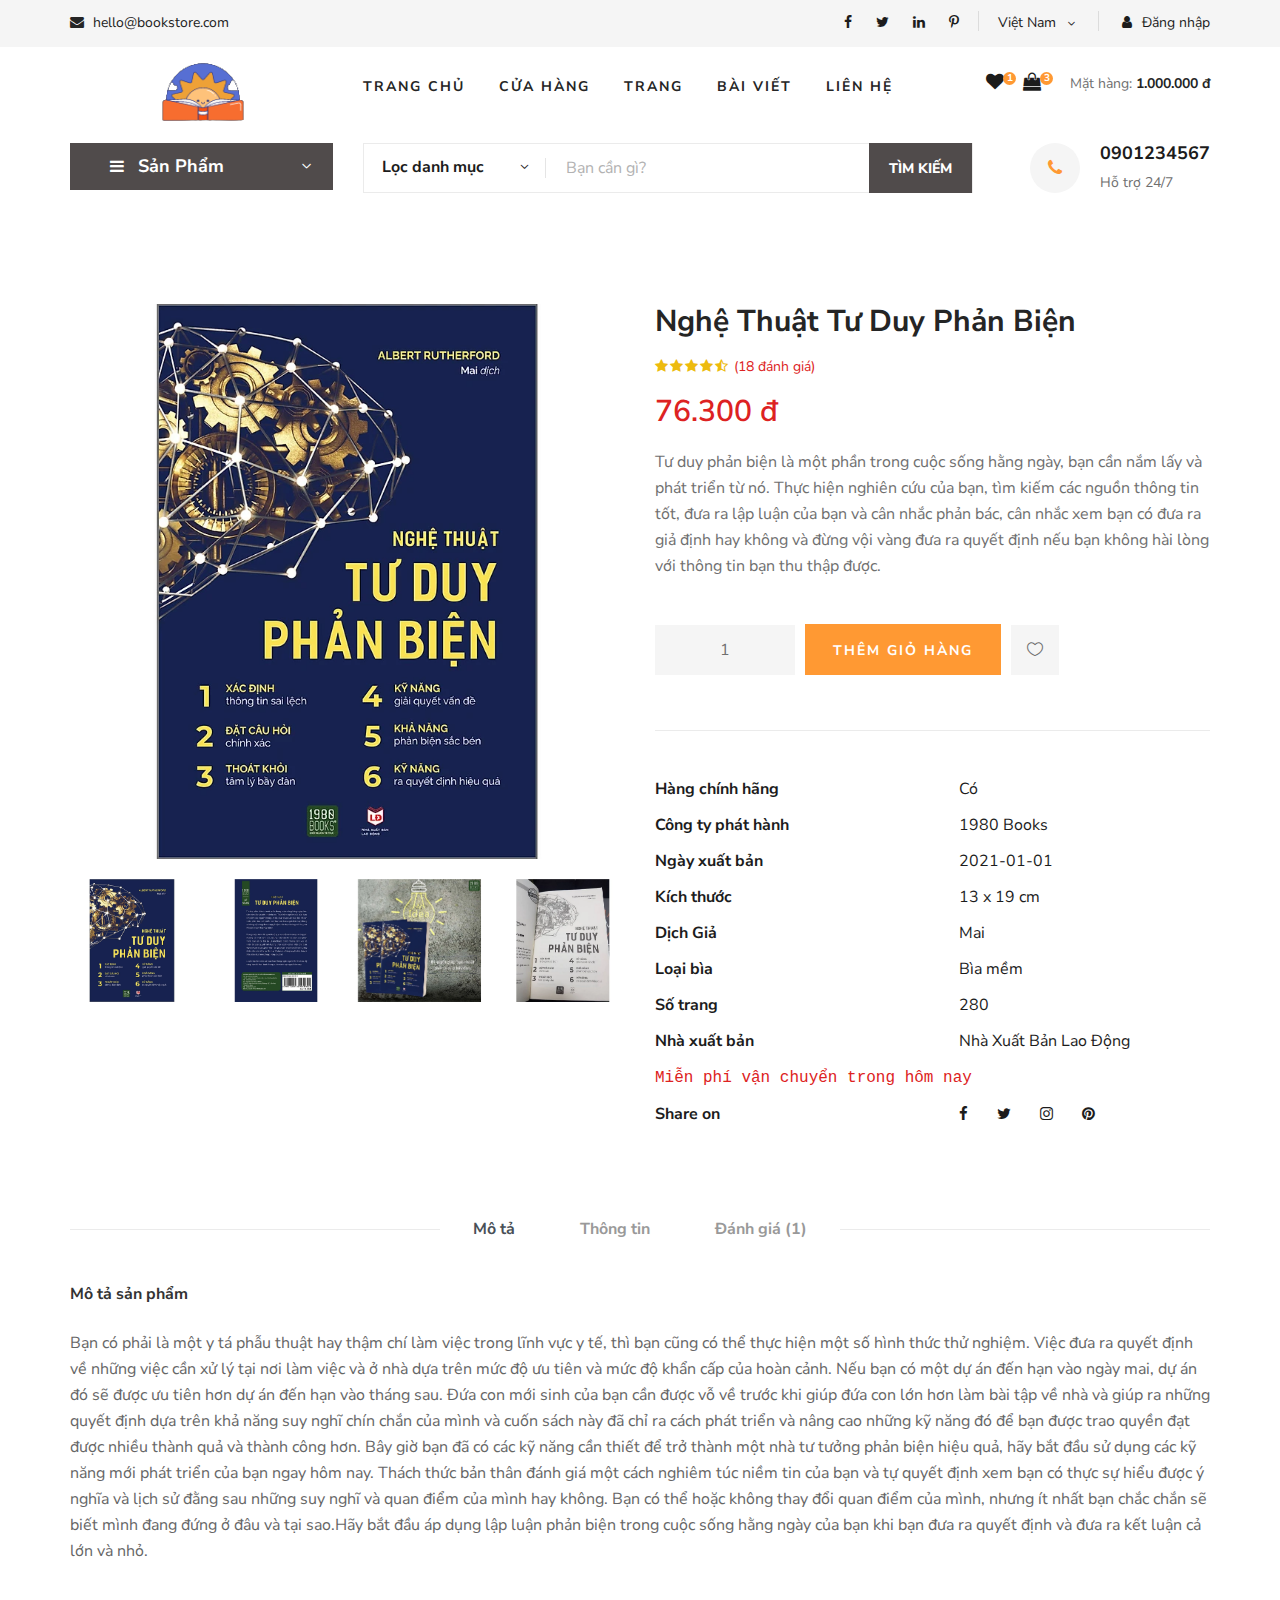
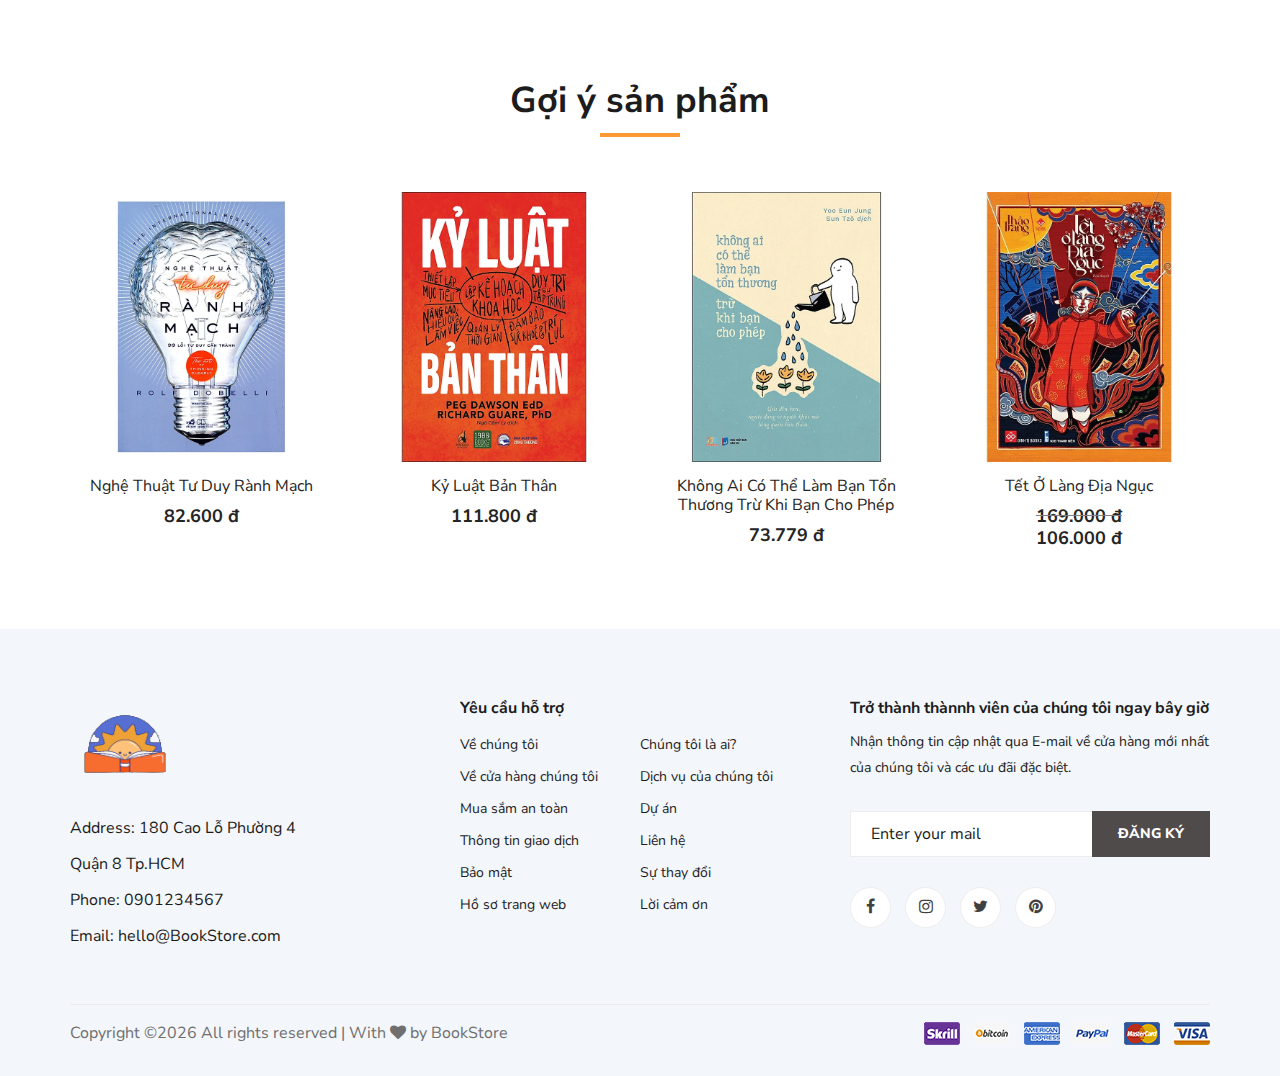
<file: Lab08/Vi_du_2/index.html>
<!DOCTYPE html>
<html lang="zxx">

<head>
    <meta charset="UTF-8">
    <meta name="description" content="Ogani Template">
    <meta name="keywords" content="Ogani, unica, creative, html">
    <meta name="viewport" content="width=device-width, initial-scale=1.0">
    <meta http-equiv="X-UA-Compatible" content="ie=edge">
    <title>Nice | BookStore</title>

    <!-- Google Font -->
    <link href="https://fonts.googleapis.com/css2?family=Nunito Sans:wght@200;300;400;600;900&display=swap" rel="stylesheet">

    <!-- Css Styles -->
    <link rel="stylesheet" href="css/bootstrap.min.css" type="text/css">
    <link rel="stylesheet" href="css/font-awesome.min.css" type="text/css">
    <link rel="stylesheet" href="css/elegant-icons.css" type="text/css">
    <link rel="stylesheet" href="css/nice-select.css" type="text/css">
    <link rel="stylesheet" href="css/jquery-ui.min.css" type="text/css">
    <link rel="stylesheet" href="css/owl.carousel.min.css" type="text/css">
    <link rel="stylesheet" href="css/slicknav.min.css" type="text/css">
    <link rel="stylesheet" href="css/style.css" type="text/css">

    <style>
        .product__details__pic__slider {
            position: relative;
            overflow: hidden;
        }

        .product__details__pic__slider img {
            display: none;
            width: 100%;
            height: auto;
        }

        .button__slide{
            text-align: center;
            padding-top: 10px;
        }
    </style>

    
</head>

<body>
    <!-- Page Preloder -->
    <div id="preloder">
        <div class="loader"></div>
    </div>

    <!-- Humberger Begin -->
    <div class="humberger__menu__overlay"></div>
    <div class="humberger__menu__wrapper">
        <div class="humberger__menu__logo">
            <a href="#"><img src="img/logo.png" alt=""></a>
        </div>
        <div class="humberger__menu__cart">
            <ul>
                <li><a href="#"><i class="fa fa-heart"></i> <span>1</span></a></li>
                <li><a href="#"><i class="fa fa-shopping-bag"></i> <span>3</span></a></li>
            </ul>
            <div class="header__cart__price">Mặt hàng: <span>1.000.000 đ</span></div>
        </div>
        <div class="humberger__menu__widget">
            <div class="header__top__right__language">
                <div>Việt Nam</div>
                <span class="arrow_carrot-down"></span>
                <ul>
                    <li><a href="#">Spanis</a></li>
                    <li><a href="#">English</a></li>
                </ul>
            </div>
            <div class="header__top__right__auth">
                <a href="#"><i class="fa fa-user"></i> Đăng nhập</a>
            </div>
        </div>
        <nav class="humberger__menu__nav mobile-menu">
            <ul>
                <li><a href="./index.html">Trang chủ</a></li>
                <li><a href="./shop-grid.html">Cửa hàng</a></li>
                <li><a href="#">Trang</a>
                    <ul class="header__menu__dropdown">
                        <li><a href="./shop-details.html">Cửa hàng chi tiết</a></li>
                        <li><a href="./shoping-cart.html">Giỏ hàng</a></li>
                        <li><a href="./checkout.html">Thủ tục thanh toán</a></li>
                        <li><a href="./blog-details.html">Chi tiết bài viết</a></li>
                    </ul>
                </li>
                <li><a href="./blog.html">Bài viết</a></li>
                <li><a href="./contact.html">Liên hệ</a></li>
            </ul>
        </nav>
        <div id="mobile-menu-wrap"></div>
        <div class="header__top__right__social">
            <a href="#"><i class="fa fa-facebook"></i></a>
            <a href="#"><i class="fa fa-twitter"></i></a>
            <a href="#"><i class="fa fa-linkedin"></i></a>
            <a href="#"><i class="fa fa-pinterest-p"></i></a>
        </div>
        <div class="humberger__menu__contact">
            <ul>
                <li><i class="fa fa-envelope"></i> hello@bookstore.com</li>
            </ul>
        </div>
    </div>
    <!-- Humberger End -->

    <!-- Header Section Begin -->
    <header class="header">
        <div class="header__top">
            <div class="container">
                <div class="row">
                    <div class="col-lg-6 col-md-6">
                        <div class="header__top__left">
                            <ul>
                                <li><i class="fa fa-envelope"></i> hello@bookstore.com</li>
                            </ul>
                        </div>
                    </div>
                    <div class="col-lg-6 col-md-6">
                        <div class="header__top__right">
                            <div class="header__top__right__social">
                                <a href="#"><i class="fa fa-facebook"></i></a>
                                <a href="#"><i class="fa fa-twitter"></i></a>
                                <a href="#"><i class="fa fa-linkedin"></i></a>
                                <a href="#"><i class="fa fa-pinterest-p"></i></a>
                            </div>
                            <div class="header__top__right__language">
                                <div>Việt Nam</div>
                                <span class="arrow_carrot-down"></span>
                                <ul>
                                    <li><a href="#">Spanis</a></li>
                                    <li><a href="#">English</a></li>
                                </ul>
                            </div>
                            <div class="header__top__right__auth">
                                <a href="#"><i class="fa fa-user"></i> Đăng nhập</a>
                            </div>
                        </div>
                    </div>
                </div>
            </div>
        </div>
        <div class="container">
            <div class="row">
                <div class="col-lg-3">
                    <div class="header__logo">
                        <a href="./index.html"><img src="img/logo.png" alt=""></a>
                    </div>
                </div>
                <div class="col-lg-6">
                    <nav class="header__menu">
                        <ul class="ul-menu">
                            <li><a href="./index.html">Trang chủ</a></li>
                            <li><a href="./shop-grid.html">Cửa hàng</a></li>
                            <li><a href="#">Trang</a>
                                <ul class="header__menu__dropdown">
                                    <li><a href="./shop-details.html">Cửa hàng chi tiết</a></li>
                                    <li><a href="./shoping-cart.html">Giỏ hàng</a></li>
                                    <li><a href="./checkout.html">Thủ tục thanh toán</a></li>
                                    <li><a href="./blog-details.html">Chi tiết bài viết</a></li>
                                </ul>
                            </li>
                            <li><a href="./blog.html">Bài viết</a></li>
                            <li><a href="./contact.html">Liên hệ</a></li>
                        </ul>
                    </nav>
                </div>
                <div class="col-lg-3">
                    <div class="header__cart">
                        <ul>
                            <li><a href="#"><i class="fa fa-heart"></i> <span>1</span></a></li>
                            <li><a href="#"><i class="fa fa-shopping-bag"></i> <span>3</span></a></li>
                        </ul>
                        <div class="header__cart__price">Mặt hàng: <span>1.000.000 đ</span></div>
                    </div>
                </div>
            </div>
            <div class="humberger__open">
                <i class="fa fa-bars"></i>
            </div>
        </div>
    </header>
    <!-- Header Section End -->

    <!-- Hero Section Begin -->
    <section class="hero hero-normal">
        <div class="container">
            <div class="row">
                <div class="col-lg-3">
                    <div class="hero__categories">
                        <div class="hero__categories__all">
                            <i class="fa fa-bars"></i>
                            <span>Sản Phẩm</span>
                        </div>
                        <ul>
                            <li><a href="#">Văn học</a></li>
                            <li><a href="#">Kinh tế</a></li>
                            <li><a href="#">Thiếu nhi</a></li>
                            <li><a href="#">Kĩ năng sống</a></li>
                            <li><a href="#">Giáo khoa</a></li>
                            <li><a href="#">Từ điển</a></li>
                            <li><a href="#">Lịch sử</a></li>
                            <li><a href="#">Y học</a></li>
                            <li><a href="#">Tạp chí</a></li>
                            <li><a href="#">Ngoại ngữ</a></li>
                            <li><a href="#">Giáo trình</a></li>
                        </ul>
                    </div>
                </div>
                <div class="col-lg-9">
                    <div class="hero__search">
                        <div class="hero__search__form">
                            <form action="#">
                                <div class="hero__search__categories">
                                    Lọc danh mục
                                    <span class="arrow_carrot-down"></span>
                                </div>
                                <input type="text" placeholder="Bạn cần gì?">
                                <button type="submit" class="site-btn">TÌM KIẾM</button>
                            </form>
                        </div>
                        <div class="hero__search__phone">
                            <div class="hero__search__phone__icon">
                                <i class="fa fa-phone"></i>
                            </div>
                            <div class="hero__search__phone__text">
                                <h5>0901234567</h5>
                                <span>Hỗ trợ 24/7 </span>
                            </div>
                        </div>
                    </div>
                </div>
            </div>
        </div>
    </section>
    <!-- Hero Section End -->

    <!-- Product Details Section Begin -->
    <section class="product-details spad">
        <div class="container">
            <div class="row">
                <div class="col-lg-6 col-md-6">
                    <div class="product__details__pic">
                        <div class="product__details__pic__item">
                            <img class="product__details__pic__item--large"
                                src="img/product/Book_2.jpg" alt="">
                        </div>
                        <div class="product__details__pic__slider owl-carousel">
                            <img data-imgbigurl="img/product/details/Book_2.jpg"
                                src="img/product/Book_2.jpg" alt="">
                            <img data-imgbigurl="img/product/details/Book_2_details_2.jpg"
                                src="img/product/details/Book_2_details_2.jpg" alt="">
                            <img data-imgbigurl="img/product/details/Book_2_details_1.jpg"
                                src="img/product/details/Book_2_details_1.jpg" alt="">
                            <img data-imgbigurl="img/product/details/Book_2_details_3.jpg"
                                src="img/product/details/Book_2_details_3.jpg" alt="">
                        </div>
                    </div>
                </div>
                <div class="col-lg-6 col-md-6">
                    <div class="product__details__text">
                        <h3>Nghệ Thuật Tư Duy Phản Biện</h3>
                        <div class="product__details__rating">
                            <i class="fa fa-star"></i>
                            <i class="fa fa-star"></i>
                            <i class="fa fa-star"></i>
                            <i class="fa fa-star"></i>
                            <i class="fa fa-star-half-o"></i>
                            <span>(18 đánh giá)</span>
                        </div>
                        <div class="product__details__price">76.300 đ</div>
                        <p>Tư duy phản biện là một phần trong cuộc sống hằng ngày, bạn cần nắm lấy và phát triển từ nó.
                             Thực hiện nghiên cứu của bạn, tìm kiếm các nguồn thông tin tốt, đưa ra lập luận của bạn và cân nhắc phản bác, 
                             cân nhắc xem bạn có đưa ra giả định hay không và đừng vội vàng đưa ra quyết định nếu bạn không hài lòng với 
                             thông tin bạn thu thập được.</p>
                        <div class="product__details__quantity">
                            <div class="quantity">
                                <div class="pro-qty">
                                    <input type="text" value="1">
                                </div>
                            </div>
                        </div>
                        <a href="#" class="primary-btn">Thêm giỏ hàng</a>
                        <a href="#" class="heart-icon"><span class="icon_heart_alt"></span></a>
                        <ul>
                            <li><b>Hàng chính hãng</b> <span>Có</span></li>
                            <li><b>Công ty phát hành</b> <span>1980 Books</span></li>
                            <li><b>Ngày xuất bản</b> <span>2021-01-01</span></li>
                            <li><b>Kích thước</b> <span>13 x 19 cm </span></li>
                            <li><b>Dịch Giả</b> <span>Mai</span></li>
                            <li><b>Loại bìa</b> <span>Bìa mềm</span></li>
                            <li><b>Số trang</b> <span>280</span></li>
                            <li><b>Nhà xuất bản</b> <span>Nhà Xuất Bản Lao Động</span></li>
                            <li><span><samp>Miễn phí vận chuyển trong hôm nay</samp></span></li>
                            <li><b>Share on</b>
                                <div class="share">
                                    <a href="#"><i class="fa fa-facebook"></i></a>
                                    <a href="#"><i class="fa fa-twitter"></i></a>
                                    <a href="#"><i class="fa fa-instagram"></i></a>
                                    <a href="#"><i class="fa fa-pinterest"></i></a>
                                </div>
                            </li>
                        </ul>
                    </div>
                </div>
                <div class="col-lg-12">
                    <div class="product__details__tab">
                        <ul class="nav nav-tabs" role="tablist">
                            <li class="nav-item">
                                <a class="nav-link active" data-toggle="tab" href="#tabs-1" role="tab"
                                    aria-selected="true">Mô tả</a>
                            </li>
                            <li class="nav-item">
                                <a class="nav-link" data-toggle="tab" href="#tabs-2" role="tab"
                                    aria-selected="false">Thông tin</a>
                            </li>
                            <li class="nav-item">
                                <a class="nav-link" data-toggle="tab" href="#tabs-3" role="tab"
                                    aria-selected="false">Đánh giá <span>(1)</span></a>
                            </li>
                        </ul>
                        <div class="tab-content">
                            <div class="tab-pane active" id="tabs-1" role="tabpanel">
                                <div class="product__details__tab__desc">
                                    <h6>Mô tả sản phẩm</h6>
                                    <p>Bạn có phải là một y tá phẫu thuật hay thậm chí làm việc trong lĩnh vực y tế, thì bạn cũng có thể thực hiện một số hình thức thử nghiệm. Việc đưa ra quyết định về những việc cần xử lý tại nơi làm việc và ở nhà dựa trên mức độ ưu tiên và mức độ khẩn cấp của hoàn cảnh.

                                        Nếu bạn có một dự án đến hạn vào ngày mai, dự án đó sẽ được ưu tiên hơn dự án đến hạn vào tháng sau.
                                         Đứa con mới sinh của bạn cần được vỗ về trước khi giúp đứa con lớn hơn làm bài tập về nhà và giúp ra những quyết định dựa trên 
                                         khả năng suy nghĩ chín chắn của mình và cuốn sách này đã chỉ ra cách phát triển và nâng cao những kỹ năng đó để bạn được trao
                                          quyền đạt được nhiều thành quả và thành công hơn. Bây giờ bạn đã có các kỹ năng cần thiết để trở thành một nhà tư tưởng phản
                                          biện hiệu quả, hãy bắt đầu sử dụng các kỹ năng mới phát triển của bạn ngay hôm nay. Thách thức bản thân đánh giá một cách nghiêm
                                           túc niềm tin của bạn và tự quyết định xem bạn có thực sự hiểu được ý nghĩa và lịch sử đằng sau những suy nghĩ và quan điểm của
                                           mình hay không. Bạn có thể hoặc không thay đổi quan điểm của mình, nhưng ít nhất bạn chắc chắn sẽ biết mình đang đứng ở đâu và
                                         tại sao.Hãy bắt đầu áp dụng lập luận phản biện trong cuộc sống hằng ngày của bạn khi bạn đưa ra quyết định và đưa ra kết luận cả lớn và nhỏ.</p>
                                </div>
                            </div>
                            <div class="tab-pane" id="tabs-2" role="tabpanel">
                                <div class="product__details__tab__desc">
                                    <h6>Thông tin sản phẩm</h6>
                                        Về sản phẩm: (39 tích cực, 2 tiêu cực)
                                        <li>
                                            Hầu hết người mua hài lòng với chất lượng sách, đánh giá sách là hay, hữu ích và đáng mua.
                                        </li>
                                        <li>
                                            Một số nhận xét cho biết sách có nội dung tốt, đẹp, in rõ và dễ mang đi.
                                        </li>
                                        <li>
                                            Tuy nhiên, có một số ý kiến cho rằng sách có lối viết đơn giản, không phù hợp với người đã qua công việc kinh doanh.
                                        </li>
                                        Về dịch vụ: (32 tích cực, 2 tiêu cực)
                                        <li>
                                            Đa số khách hàng hài lòng với giao hàng nhanh, đóng gói cẩn thận và dịch vụ hỗ trợ sau bán hàng.
                                        </li>
                                        <li>
                                            Một số nhận xét cho biết nhân viên giao hàng nhiệt tình, vui vẻ và dịch vụ TikiNow được đánh giá tích cực.
                                        </li>
                                        <li>
                                            Tuy nhiên, có một số ý kiến cho rằng khâu đóng gói cẩu thả và có sách bị cong và mòn.
                                        </li>
                                </div>
                            </div>
                            <div class="tab-pane" id="tabs-3" role="tabpanel">
                                <div class="product__details__tab__desc">
                                    <h6>Đánh giá sản phẩm </h6>
                                    <p>Hãy nghĩ đến coi tư duy phản biện như một cơ hội để tương tác với những người khác và tìm hiểu quan điểm của họ. 
                                        Đánh giá những gì người khác nói và xem xét các nguồn thông tin để quyết định xem chúng có xứng đáng hay không.
                                         “Nghệ thuật tư duy phản biện” là một tài liệu tuyệt vời giúp bạn học được những kỹ năng đó và bạn có thể tham khảo lại khi cần.
                                         Hãy nhớ rằng, hơn bất cứ điều gì, hãy rèn luyện kỹ năng tư duy phản biện của bạn, và bạn không bao giờ có thể sai lầm.</p>
                                </div>
                            </div>
                        </div>
                    </div>
                </div>
            </div>
        </div>
    </section>
    <!-- Product Details Section End -->

    <!-- Related Product Section Begin -->
    <section class="related-product">
        <div class="container">
            <div class="row">
                <div class="col-lg-12">
                    <div class="section-title related__product__title">
                        <h2>Gợi ý sản phẩm</h2>
                    </div>
                </div>
            </div>
            <div class="row">
                <div class="col-lg-3 col-md-4 col-sm-6">
                    <div class="product__item">
                        <div class="product__item__pic set-bg" data-setbg="img/product/Book_1.webp">
                            <ul class="product__item__pic__hover">
                                <li><a href="#"><i class="fa fa-heart"></i></a></li>
                                <li><a href="#"><i class="fa fa-retweet"></i></a></li>
                                <li><a href="#"><i class="fa fa-shopping-cart"></i></a></li>
                            </ul>
                        </div>
                        <div class="product__item__text">
                            <h6><a href="#">Nghệ Thuật Tư Duy Rành Mạch</a></h6>
                            <h5>82.600 đ</h5>
                        </div>
                    </div>
                </div>
                <div class="col-lg-3 col-md-4 col-sm-6">
                    <div class="product__item">
                        <div class="product__item__pic set-bg" data-setbg="img/product/Book-3.png">
                            <ul class="product__item__pic__hover">
                                <li><a href="#"><i class="fa fa-heart"></i></a></li>
                                <li><a href="#"><i class="fa fa-retweet"></i></a></li>
                                <li><a href="#"><i class="fa fa-shopping-cart"></i></a></li>
                            </ul>
                        </div>
                        <div class="product__item__text">
                            <h6><a href="#">Kỷ Luật Bản Thân</a></h6>
                            <h5>111.800 đ</h5>
                        </div>
                    </div>
                </div>
                <div class="col-lg-3 col-md-4 col-sm-6">
                    <div class="product__item">
                        <div class="product__item__pic set-bg" data-setbg="img/product/Book_4.jpg">
                            <ul class="product__item__pic__hover">
                                <li><a href="#"><i class="fa fa-heart"></i></a></li>
                                <li><a href="#"><i class="fa fa-retweet"></i></a></li>
                                <li><a href="#"><i class="fa fa-shopping-cart"></i></a></li>
                            </ul>
                        </div>
                        <div class="product__item__text">
                            <h6><a href="#">Không Ai Có Thể Làm Bạn Tổn Thương Trừ Khi Bạn Cho Phép</a></h6>
                            <h5>73.779 đ</h5>
                        </div>
                    </div>
                </div>
                <div class="col-lg-3 col-md-4 col-sm-6">
                    <div class="product__item">
                        <div class="product__item__pic set-bg" data-setbg="img/product/Book_5.jpg">
                            <ul class="product__item__pic__hover">
                                <li><a href="#"><i class="fa fa-heart"></i></a></li>
                                <li><a href="#"><i class="fa fa-retweet"></i></a></li>
                                <li><a href="#"><i class="fa fa-shopping-cart"></i></a></li>
                            </ul>
                        </div>
                        <div class="product__item__text">
                            <h6><a href="#">Tết Ở Làng Địa Ngục</a></h6>
                            <div class="text__sale">
                                <h5 >169.000 đ</h5>
                            </div>
                            <h5 class="text__price">106.000 đ</h5>
                        </div>
                    </div>
                </div>
            </div>
        </div>
    </section>
    <!-- Related Product Section End -->

    <!-- Footer Section Begin -->
    <footer class="footer spad">
        <div class="container">
            <div class="row">
                <div class="col-lg-3 col-md-6 col-sm-6">
                    <div class="footer__about">
                        <div class="footer__about__logo">
                            <a href="./index.html"><img src="img/logo.png" alt=""></a>
                        </div>
                        <ul>
                            <li>Address: 180 Cao Lỗ Phường 4 Quận 8 Tp.HCM</li>
                            <li>Phone: 0901234567</li>
                            <li>Email: hello@BookStore.com</li>
                        </ul>
                    </div>
                </div>
                <div class="col-lg-4 col-md-6 col-sm-6 offset-lg-1">
                    <div class="footer__widget">
                        <h6>
                            Yêu cầu hỗ trợ</h6>
                        <ul>
                            <li><a href="#">Về chúng tôi</a></li>
                            <li><a href="#">Về cửa hàng chúng tôi</a></li>
                            <li><a href="#">Mua sắm an toàn</a></li>
                            <li><a href="#">Thông tin giao dịch</a></li>
                            <li><a href="#">Bảo mật</a></li>
                            <li><a href="#">Hồ sơ trang web</a></li>
                        </ul>
                        <ul>
                            <li><a href="#">Chúng tôi là ai?</a></li>
                            <li><a href="#">Dịch vụ của chúng tôi</a></li>
                            <li><a href="#">Dự án</a></li>
                            <li><a href="#">Liên hệ</a></li>
                            <li><a href="#">Sự thay đổi</a></li>
                            <li><a href="#">Lời cảm ơn</a></li>
                        </ul>
                    </div>
                </div>
                <div class="col-lg-4 col-md-12">
                    <div class="footer__widget">
                        <h6>Trở thành thànnh viên của chúng tôi ngay bây giờ</h6>
                        <p>Nhận thông tin cập nhật qua E-mail về cửa hàng mới nhất của chúng tôi và các ưu đãi đặc biệt.</p>
                        <form action="#">
                            <input type="text" placeholder="Enter your mail">
                            <button type="submit" class="site-btn">Đăng ký</button>
                        </form>
                        <div class="footer__widget__social">
                            <a href="#"><i class="fa fa-facebook"></i></a>
                            <a href="#"><i class="fa fa-instagram"></i></a>
                            <a href="#"><i class="fa fa-twitter"></i></a>
                            <a href="#"><i class="fa fa-pinterest"></i></a>
                        </div>
                    </div>
                </div>
            </div>
            <div class="row">
                <div class="col-lg-12">
                    <div class="footer__copyright">
                        <div class="footer__copyright__text"><p>
  Copyright &copy;<script>document.write(new Date().getFullYear());</script> All rights reserved | With <i class="fa fa-heart" aria-hidden="true"></i> by BookStore</a>
  </p></div>
                        <div class="footer__copyright__payment"><img src="img/payment-item.png" alt=""></div>
                    </div>
                </div>
            </div>
        </div>
    </footer>
    <!-- Footer Section End -->

    <!-- Js Plugins -->
    <script src="js/jquery-3.3.1.min.js"></script>
    <script src="js/bootstrap.min.js"></script>
    <script src="js/jquery.nice-select.min.js"></script>
    <script src="js/jquery-ui.min.js"></script>
    <script src="js/jquery.slicknav.js"></script>
    <script src="js/mixitup.min.js"></script>
    <script src="js/owl.carousel.min.js"></script>
    <script src="js/main.js"></script>
</body>

</html>
</file>
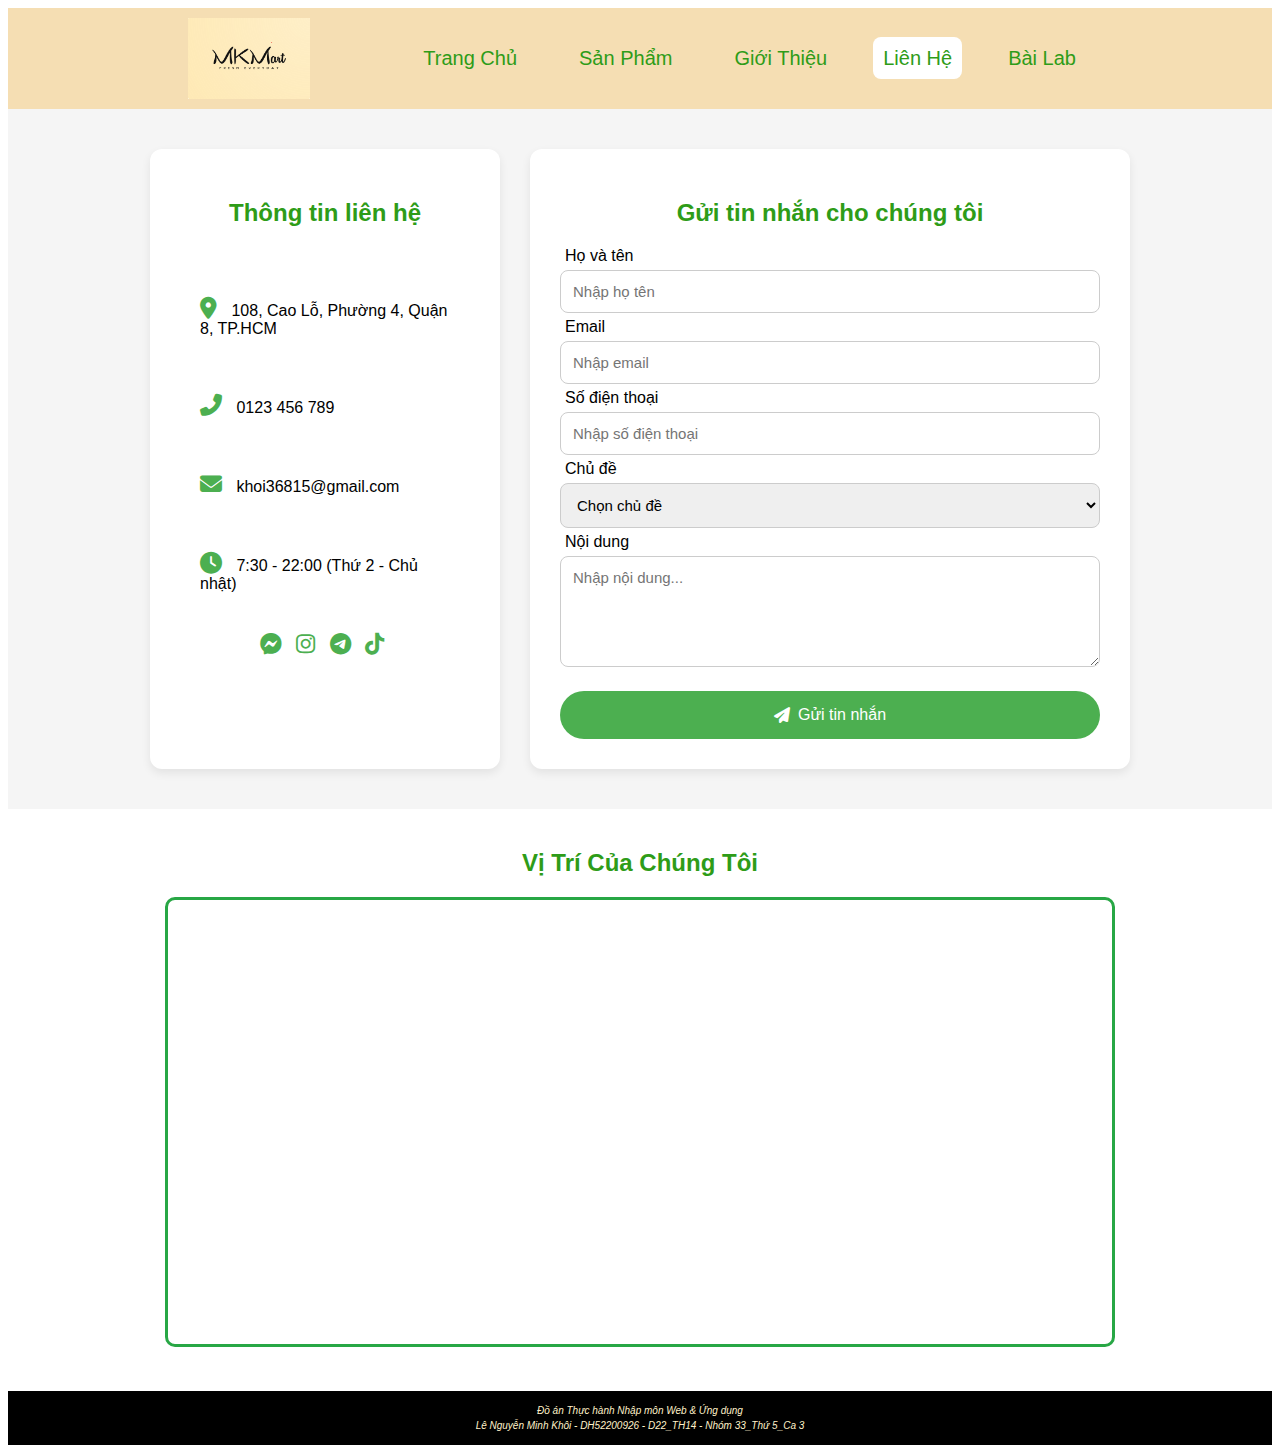
<file: contract.html>
<!DOCTYPE html>
<html lang="en">

<head>
    <meta charset="UTF-8">
    <meta name="viewport" content="width=device-width, initial-scale=1.0">
    <title>Website Bán Nước Giải Khác</title>
    <link rel="stylesheet" href="./CSS/contract.css">
    <link rel="stylesheet" href="https://cdnjs.cloudflare.com/ajax/libs/font-awesome/6.5.0/css/all.min.css">

</head>

<body>
    <div class="nav">
        <img class="logo" src="./images/image.png" alt="logo_mart">
        <ul>
            <li><a href="./index.html" class="a">Trang Chủ</a></li>
            <li><a href="./product.html" class="b">Sản Phẩm</a></li>
            <li><a href="./introduce.html" class="c">Giới Thiệu</a></li>
            <li><a href="./contract.html" class="d">Liên Hệ</a></li>
            <li><a href="./lab.html" class="e">Bài Lab</a></li>
        </ul>
    </div>
    <div class="container">
        <div class="contact-info">
            <h2>Thông tin liên hệ</h2>
            <p><i class="fas fa-map-marker-alt"></i> 108, Cao Lỗ, Phường 4, Quận 8, TP.HCM</p>
            <p><i class="fas fa-phone-alt"></i> 0123 456 789</p>
            <p><i class="fas fa-envelope"></i> khoi36815@gmail.com</p>
            <p><i class="fas fa-clock"></i> 7:30 - 22:00 (Thứ 2 - Chủ nhật)</p>
            <div class="social-icons">
                <i class="fab fa-facebook-messenger"></i>
                <i class="fab fa-instagram"></i>
                <i class="fab fa-telegram"></i>
                <i class="fab fa-tiktok"></i>
            </div>
        </div>
        <div class="contact-form">
            <h2>Gửi tin nhắn cho chúng tôi</h2>
            <form>
                <label for="name">Họ và tên</label>
                <input type="text" id="name" placeholder="Nhập họ tên" required>

                <label for="email">Email</label>
                <input type="email" id="email" placeholder="Nhập email" required>

                <label for="phone">Số điện thoại</label>
                <input type="tel" id="phone" placeholder="Nhập số điện thoại" required>

                <label for="topic">Chủ đề</label>
                <select id="topic" required>
                    <option value="">Chọn chủ đề</option>
                    <option value="support">Hỗ trợ khách hàng</option>
                    <option value="order">Vấn đề đơn hàng</option>
                    <option value="feedback">Góp ý</option>
                </select>

                <label for="message">Nội dung</label>
                <textarea id="message" rows="5" placeholder="Nhập nội dung..."></textarea>

                <button type="submit">
                    <i class="fas fa-paper-plane"></i> Gửi tin nhắn
                </button>
            </form>
        </div>
    </div>
    <div class="map-container">
        <h2>Vị Trí Của Chúng Tôi</h2>
      <iframe src="https://www.google.com/maps/embed?pb=!1m18!1m12!1m3!1d3919.9544104258935!2d106.67525717509963!3d10.737997189408455!2m3!1f0!2f0!3f0!3m2!1i1024!2i768!4f13.1!3m3!1m2!1s0x31752f62a90e5dbd%3A0x674d5126513db295!2zVHLGsOG7nW5nIMSQ4bqhaSBo4buNYyBDw7RuZyBuZ2jhu4cgU8OgaSBHw7Ju!5e0!3m2!1svi!2s!4v1747226891328!5m2!1svi!2s" 
        width="950px" height="450" style="border: 3px solid #28a745; border-radius: 10px;" allowfullscreen="" loading="lazy" referrerpolicy="no-referrer-when-downgrade"></iframe>
    </div>
    <div class="footer">
      <p class="line1">Đồ án Thực hành Nhập môn Web & Ứng dụng</p>
      <p class="line2">Lê Nguyễn Minh Khôi - DH52200926 - D22_TH14 - Nhóm 33_Thứ 5_Ca 3</p>
  </div>
</body>

</html>
</file>
<file: CSS/style.css>
* {
  box-sizing: border-box;
  font-family: -apple-system, BlinkMacSystemFont, "Segoe UI", Roboto, "Helvetica Neue", Arial, "Noto Sans", sans-serif, "Apple Color Emoji", "Segoe UI Emoji", "Segoe UI Symbol", "Noto Color Emoji";;
}

body {
  background-color: #fff1c9;
}

.nav {
  background-color: rgb(245, 222, 179);
  display: flex;
  justify-content: space-between;
  align-items: center;
  padding: 10px 20px;
}

.nav .logo {
  width: 10%;
  margin-left: 160px;
}

.nav ul {
  list-style: none;
  display: flex;
  gap: 30px;
  margin: 0;
  padding: 0;
  margin-right: 160px;
}

.nav li a {
  text-decoration: none;
  color: #2e9c18;
  font-weight: 500;
  padding: 8px 16px;
  border-radius: 8px;
  transition: all 0.3s;
  font-size: 20px;
}

.nav ul li a.a {
  background-color: white;
  padding: 10px;
}

.nav ul li a:hover {
  background-color: white;
  color: #00bcd4;
  padding: 10px;
}

.content-img1 {
  width: 100%;
  height: 400px;
}

.container {
  display: flex;
  align-items: center;
  background-color: #fff1c9;
  padding: 20px;
  gap: 40px;
  
}

.img-2 {
  border: 3px;
  border-radius: 15px;
  padding: 8px;
  background-color: white;
  margin-left: 160px;
}

.img-2 .content-img2 {
  border-radius: 10px;
  max-width: 100%;
  height: auto;
  display: block;
}

.content-box {
  max-width: 100%;
  text-align: left;
  line-height: 1.8;
}

.content-box h2 {
  color: #2e9c18;
  font-size: 28px;
  margin-bottom: 10px;
  font-style: italic;
}

.content-box p {
  font-size: 16px;
  line-height: 1.6;
  margin-bottom: 20px;
}

.content-box strong {
  font-weight: bold;
}

.main-wrapper {
  display: flex;
  gap: 0%;
  justify-content: center;
  align-items: flex-start;
  flex-wrap: wrap;
  margin-top: 10px;
  max-width: 1200px;
  margin-left: 85px;
}

.services-box {
  background: white;
  border-radius: 10px;
  overflow: hidden;
  width: 40%;
  margin-right: 340px;
}

.service h2 {
  color: #2e9c18;
  font-size: 28px;
  margin-bottom: 10px;
  margin-left: 180px;
}

.title {
  padding: 15px 20px;
  font-weight: bold;
  color: white;
  font-size: 16px;
}

.title.green {
  background-color: #4CAF50;
  border-top-left-radius: 10px;
  border-top-right-radius: 10px;
}

.grid-2x2 {
  display: grid;
  grid-template-columns: repeat(2, 1fr);
  gap: 1px;
  background: #eee;
}

.service-item {
  background: white;
  text-align: center;
  padding: 20px;
}


/* Cột phải */
.online-box {
  background: white;
  border-radius: 10px;
  padding-bottom: 10px;
  margin-right: 20px;
}

.online-service {
  margin: 20px;
  padding: 20px;
  border-radius: 10px;
  text-align: center;
}

.online-service img {
  width: 40%;
  max-width: 28px;
  height: auto;
}

.footer {
  margin-top: 20px;
  background-color: black;
  text-align: center;
  padding: 10px 0;
  font-style: italic;
  font-family: Arial, Helvetica, sans-serif
}

.footer p {
  margin: 4px 0;
  color: #fff1c9;
}

.footer .line1 {
  font-size: 10px;
}

.footer .line2 {
  font-size: 10px;
  font-weight: 500;
}
@media (max-width: 768px) {
  .nav {
    flex-direction: column;
    align-items: flex-start;
    padding: 10px;
  }

  .nav .logo {
    width: 100%;
    margin-left: 0;
    margin-bottom: 10px;
  }

  .nav ul {
    flex-direction: column;
    gap: 10px;
    margin-right: 0;
  }

  .nav li a {
    font-size: 18px;
  }

  .content-img1 {
    height: auto;
  }

  .container {
    flex-direction: column;
    align-items: center;
    padding: 10px;
  }

  .img-2 {
    margin-left: 0;
    width: 100%;
  }

  .content-box {
    text-align: center;
    padding: 10px;
  }

  .main-wrapper {
    flex-direction: column;
    align-items: center;
    margin-left: 0;
  }

  .services-box {
    width: 90%;
    margin: 0 auto 20px auto;
  }

  .service h2 {
    margin-left: 0;
    text-align: center;
  }

  .grid-2x2 {
    grid-template-columns: 1fr;
  }

  .online-box {
    margin: 0 auto;
    width: 90%;
  }

  .footer {
    font-size: 14px;
    padding: 20px 10px;
  }

  .footer .line1,
  .footer .line2 {
    font-size: 12px;
  }
}
</file>
<file: Lab06/Bai_2_Minh_hoa_layout/css/style.css>
.wrapper {
	display: flex;
	/* kich hoat flex box*/
	flex-flow: row wrap;
	font-weight: bold;
	text-align: center;
}

.wrapper>* {
	padding: 10px;
	flex: 1 100%;
	/* cho tất cả phần tử bên trong có độ dài 100% và tỉ lệ chiếm không gian trống là như nhau*/
}

.header-flex-2 {
	background: tomato;
}

.footer-flex-2 {
	background: lightgreen;
	order: 4;
}

.main {
	text-align: left;
	background: deepskyblue;
	height: 400px;
	flex: 3 0px;
	/* cho phần nội dung main ở giữa chiếm 3 phần không gian trống so với 2 phần aside bên cạnh */
	order: 2;
}

.aside {
	flex: 1 0 0 ;
}

/* 2 phần aside sẽ chỉ chiếm 1 phần không gian */
.aside-1 {
	background: gold;
	height: 400px;
	order: 1;
}

.aside-2 {
	background: hotpink;
	height: 400px;
	order: 3;
}
</file>
<file: Lab07/demo_bai_2/css/elegant-icons.css>
@font-face {
	font-family: 'ElegantIcons';
	src:url('../fonts/ElegantIcons.eot');
	src:url('../fonts/ElegantIcons.eot?#iefix') format('embedded-opentype'),
		url('../fonts/ElegantIcons.woff') format('woff'),
		url('../fonts/ElegantIcons.ttf') format('truetype'),
		url('../fonts/ElegantIcons.svg#ElegantIcons') format('svg');
	font-weight: normal;
	font-style: normal;
}

/* Use the following CSS code if you want to use data attributes for inserting your icons */
[data-icon]:before {
	font-family: 'ElegantIcons';
	content: attr(data-icon);
	speak: none;
	font-weight: normal;
	font-variant: normal;
	text-transform: none;
	line-height: 1;
	-webkit-font-smoothing: antialiased;
	-moz-osx-font-smoothing: grayscale;
}

/* Use the following CSS code if you want to have a class per icon */
/*
Instead of a list of all class selectors,
you can use the generic selector below, but it's slower:
[class*="your-class-prefix"] {
*/
.arrow_up, .arrow_down, .arrow_left, .arrow_right, .arrow_left-up, .arrow_right-up, .arrow_right-down, .arrow_left-down, .arrow-up-down, .arrow_up-down_alt, .arrow_left-right_alt, .arrow_left-right, .arrow_expand_alt2, .arrow_expand_alt, .arrow_condense, .arrow_expand, .arrow_move, .arrow_carrot-up, .arrow_carrot-down, .arrow_carrot-left, .arrow_carrot-right, .arrow_carrot-2up, .arrow_carrot-2down, .arrow_carrot-2left, .arrow_carrot-2right, .arrow_carrot-up_alt2, .arrow_carrot-down_alt2, .arrow_carrot-left_alt2, .arrow_carrot-right_alt2, .arrow_carrot-2up_alt2, .arrow_carrot-2down_alt2, .arrow_carrot-2left_alt2, .arrow_carrot-2right_alt2, .arrow_triangle-up, .arrow_triangle-down, .arrow_triangle-left, .arrow_triangle-right, .arrow_triangle-up_alt2, .arrow_triangle-down_alt2, .arrow_triangle-left_alt2, .arrow_triangle-right_alt2, .arrow_back, .icon_minus-06, .icon_plus, .icon_close, .icon_check, .icon_minus_alt2, .icon_plus_alt2, .icon_close_alt2, .icon_check_alt2, .icon_zoom-out_alt, .icon_zoom-in_alt, .icon_search, .icon_box-empty, .icon_box-selected, .icon_minus-box, .icon_plus-box, .icon_box-checked, .icon_circle-empty, .icon_circle-slelected, .icon_stop_alt2, .icon_stop, .icon_pause_alt2, .icon_pause, .icon_menu, .icon_menu-square_alt2, .icon_menu-circle_alt2, .icon_ul, .icon_ol, .icon_adjust-horiz, .icon_adjust-vert, .icon_document_alt, .icon_documents_alt, .icon_pencil, .icon_pencil-edit_alt, .icon_pencil-edit, .icon_folder-alt, .icon_folder-open_alt, .icon_folder-add_alt, .icon_info_alt, .icon_error-oct_alt, .icon_error-circle_alt, .icon_error-triangle_alt, .icon_question_alt2, .icon_question, .icon_comment_alt, .icon_chat_alt, .icon_vol-mute_alt, .icon_volume-low_alt, .icon_volume-high_alt, .icon_quotations, .icon_quotations_alt2, .icon_clock_alt, .icon_lock_alt, .icon_lock-open_alt, .icon_key_alt, .icon_cloud_alt, .icon_cloud-upload_alt, .icon_cloud-download_alt, .icon_image, .icon_images, .icon_lightbulb_alt, .icon_gift_alt, .icon_house_alt, .icon_genius, .icon_mobile, .icon_tablet, .icon_laptop, .icon_desktop, .icon_camera_alt, .icon_mail_alt, .icon_cone_alt, .icon_ribbon_alt, .icon_bag_alt, .icon_creditcard, .icon_cart_alt, .icon_paperclip, .icon_tag_alt, .icon_tags_alt, .icon_trash_alt, .icon_cursor_alt, .icon_mic_alt, .icon_compass_alt, .icon_pin_alt, .icon_pushpin_alt, .icon_map_alt, .icon_drawer_alt, .icon_toolbox_alt, .icon_book_alt, .icon_calendar, .icon_film, .icon_table, .icon_contacts_alt, .icon_headphones, .icon_lifesaver, .icon_piechart, .icon_refresh, .icon_link_alt, .icon_link, .icon_loading, .icon_blocked, .icon_archive_alt, .icon_heart_alt, .icon_star_alt, .icon_star-half_alt, .icon_star, .icon_star-half, .icon_tools, .icon_tool, .icon_cog, .icon_cogs, .arrow_up_alt, .arrow_down_alt, .arrow_left_alt, .arrow_right_alt, .arrow_left-up_alt, .arrow_right-up_alt, .arrow_right-down_alt, .arrow_left-down_alt, .arrow_condense_alt, .arrow_expand_alt3, .arrow_carrot_up_alt, .arrow_carrot-down_alt, .arrow_carrot-left_alt, .arrow_carrot-right_alt, .arrow_carrot-2up_alt, .arrow_carrot-2dwnn_alt, .arrow_carrot-2left_alt, .arrow_carrot-2right_alt, .arrow_triangle-up_alt, .arrow_triangle-down_alt, .arrow_triangle-left_alt, .arrow_triangle-right_alt, .icon_minus_alt, .icon_plus_alt, .icon_close_alt, .icon_check_alt, .icon_zoom-out, .icon_zoom-in, .icon_stop_alt, .icon_menu-square_alt, .icon_menu-circle_alt, .icon_document, .icon_documents, .icon_pencil_alt, .icon_folder, .icon_folder-open, .icon_folder-add, .icon_folder_upload, .icon_folder_download, .icon_info, .icon_error-circle, .icon_error-oct, .icon_error-triangle, .icon_question_alt, .icon_comment, .icon_chat, .icon_vol-mute, .icon_volume-low, .icon_volume-high, .icon_quotations_alt, .icon_clock, .icon_lock, .icon_lock-open, .icon_key, .icon_cloud, .icon_cloud-upload, .icon_cloud-download, .icon_lightbulb, .icon_gift, .icon_house, .icon_camera, .icon_mail, .icon_cone, .icon_ribbon, .icon_bag, .icon_cart, .icon_tag, .icon_tags, .icon_trash, .icon_cursor, .icon_mic, .icon_compass, .icon_pin, .icon_pushpin, .icon_map, .icon_drawer, .icon_toolbox, .icon_book, .icon_contacts, .icon_archive, .icon_heart, .icon_profile, .icon_group, .icon_grid-2x2, .icon_grid-3x3, .icon_music, .icon_pause_alt, .icon_phone, .icon_upload, .icon_download, .social_facebook, .social_twitter, .social_pinterest, .social_googleplus, .social_tumblr, .social_tumbleupon, .social_wordpress, .social_instagram, .social_dribbble, .social_vimeo, .social_linkedin, .social_rss, .social_deviantart, .social_share, .social_myspace, .social_skype, .social_youtube, .social_picassa, .social_googledrive, .social_flickr, .social_blogger, .social_spotify, .social_delicious, .social_facebook_circle, .social_twitter_circle, .social_pinterest_circle, .social_googleplus_circle, .social_tumblr_circle, .social_stumbleupon_circle, .social_wordpress_circle, .social_instagram_circle, .social_dribbble_circle, .social_vimeo_circle, .social_linkedin_circle, .social_rss_circle, .social_deviantart_circle, .social_share_circle, .social_myspace_circle, .social_skype_circle, .social_youtube_circle, .social_picassa_circle, .social_googledrive_alt2, .social_flickr_circle, .social_blogger_circle, .social_spotify_circle, .social_delicious_circle, .social_facebook_square, .social_twitter_square, .social_pinterest_square, .social_googleplus_square, .social_tumblr_square, .social_stumbleupon_square, .social_wordpress_square, .social_instagram_square, .social_dribbble_square, .social_vimeo_square, .social_linkedin_square, .social_rss_square, .social_deviantart_square, .social_share_square, .social_myspace_square, .social_skype_square, .social_youtube_square, .social_picassa_square, .social_googledrive_square, .social_flickr_square, .social_blogger_square, .social_spotify_square, .social_delicious_square, .icon_printer, .icon_calulator, .icon_building, .icon_floppy, .icon_drive, .icon_search-2, .icon_id, .icon_id-2, .icon_puzzle, .icon_like, .icon_dislike, .icon_mug, .icon_currency, .icon_wallet, .icon_pens, .icon_easel, .icon_flowchart, .icon_datareport, .icon_briefcase, .icon_shield, .icon_percent, .icon_globe, .icon_globe-2, .icon_target, .icon_hourglass, .icon_balance, .icon_rook, .icon_printer-alt, .icon_calculator_alt, .icon_building_alt, .icon_floppy_alt, .icon_drive_alt, .icon_search_alt, .icon_id_alt, .icon_id-2_alt, .icon_puzzle_alt, .icon_like_alt, .icon_dislike_alt, .icon_mug_alt, .icon_currency_alt, .icon_wallet_alt, .icon_pens_alt, .icon_easel_alt, .icon_flowchart_alt, .icon_datareport_alt, .icon_briefcase_alt, .icon_shield_alt, .icon_percent_alt, .icon_globe_alt, .icon_clipboard {
	font-family: 'ElegantIcons';
	speak: none;
	font-style: normal;
	font-weight: normal;
	font-variant: normal;
	text-transform: none;
	line-height: 1;
	-webkit-font-smoothing: antialiased;
}
.arrow_up:before {
	content: "\21";
}
.arrow_down:before {
	content: "\22";
}
.arrow_left:before {
	content: "\23";
}
.arrow_right:before {
	content: "\24";
}
.arrow_left-up:before {
	content: "\25";
}
.arrow_right-up:before {
	content: "\26";
}
.arrow_right-down:before {
	content: "\27";
}
.arrow_left-down:before {
	content: "\28";
}
.arrow-up-down:before {
	content: "\29";
}
.arrow_up-down_alt:before {
	content: "\2a";
}
.arrow_left-right_alt:before {
	content: "\2b";
}
.arrow_left-right:before {
	content: "\2c";
}
.arrow_expand_alt2:before {
	content: "\2d";
}
.arrow_expand_alt:before {
	content: "\2e";
}
.arrow_condense:before {
	content: "\2f";
}
.arrow_expand:before {
	content: "\30";
}
.arrow_move:before {
	content: "\31";
}
.arrow_carrot-up:before {
	content: "\32";
}
.arrow_carrot-down:before {
	content: "\33";
}
.arrow_carrot-left:before {
	content: "\34";
}
.arrow_carrot-right:before {
	content: "\35";
}
.arrow_carrot-2up:before {
	content: "\36";
}
.arrow_carrot-2down:before {
	content: "\37";
}
.arrow_carrot-2left:before {
	content: "\38";
}
.arrow_carrot-2right:before {
	content: "\39";
}
.arrow_carrot-up_alt2:before {
	content: "\3a";
}
.arrow_carrot-down_alt2:before {
	content: "\3b";
}
.arrow_carrot-left_alt2:before {
	content: "\3c";
}
.arrow_carrot-right_alt2:before {
	content: "\3d";
}
.arrow_carrot-2up_alt2:before {
	content: "\3e";
}
.arrow_carrot-2down_alt2:before {
	content: "\3f";
}
.arrow_carrot-2left_alt2:before {
	content: "\40";
}
.arrow_carrot-2right_alt2:before {
	content: "\41";
}
.arrow_triangle-up:before {
	content: "\42";
}
.arrow_triangle-down:before {
	content: "\43";
}
.arrow_triangle-left:before {
	content: "\44";
}
.arrow_triangle-right:before {
	content: "\45";
}
.arrow_triangle-up_alt2:before {
	content: "\46";
}
.arrow_triangle-down_alt2:before {
	content: "\47";
}
.arrow_triangle-left_alt2:before {
	content: "\48";
}
.arrow_triangle-right_alt2:before {
	content: "\49";
}
.arrow_back:before {
	content: "\4a";
}
.icon_minus-06:before {
	content: "\4b";
}
.icon_plus:before {
	content: "\4c";
}
.icon_close:before {
	content: "\4d";
}
.icon_check:before {
	content: "\4e";
}
.icon_minus_alt2:before {
	content: "\4f";
}
.icon_plus_alt2:before {
	content: "\50";
}
.icon_close_alt2:before {
	content: "\51";
}
.icon_check_alt2:before {
	content: "\52";
}
.icon_zoom-out_alt:before {
	content: "\53";
}
.icon_zoom-in_alt:before {
	content: "\54";
}
.icon_search:before {
	content: "\55";
}
.icon_box-empty:before {
	content: "\56";
}
.icon_box-selected:before {
	content: "\57";
}
.icon_minus-box:before {
	content: "\58";
}
.icon_plus-box:before {
	content: "\59";
}
.icon_box-checked:before {
	content: "\5a";
}
.icon_circle-empty:before {
	content: "\5b";
}
.icon_circle-slelected:before {
	content: "\5c";
}
.icon_stop_alt2:before {
	content: "\5d";
}
.icon_stop:before {
	content: "\5e";
}
.icon_pause_alt2:before {
	content: "\5f";
}
.icon_pause:before {
	content: "\60";
}
.icon_menu:before {
	content: "\61";
}
.icon_menu-square_alt2:before {
	content: "\62";
}
.icon_menu-circle_alt2:before {
	content: "\63";
}
.icon_ul:before {
	content: "\64";
}
.icon_ol:before {
	content: "\65";
}
.icon_adjust-horiz:before {
	content: "\66";
}
.icon_adjust-vert:before {
	content: "\67";
}
.icon_document_alt:before {
	content: "\68";
}
.icon_documents_alt:before {
	content: "\69";
}
.icon_pencil:before {
	content: "\6a";
}
.icon_pencil-edit_alt:before {
	content: "\6b";
}
.icon_pencil-edit:before {
	content: "\6c";
}
.icon_folder-alt:before {
	content: "\6d";
}
.icon_folder-open_alt:before {
	content: "\6e";
}
.icon_folder-add_alt:before {
	content: "\6f";
}
.icon_info_alt:before {
	content: "\70";
}
.icon_error-oct_alt:before {
	content: "\71";
}
.icon_error-circle_alt:before {
	content: "\72";
}
.icon_error-triangle_alt:before {
	content: "\73";
}
.icon_question_alt2:before {
	content: "\74";
}
.icon_question:before {
	content: "\75";
}
.icon_comment_alt:before {
	content: "\76";
}
.icon_chat_alt:before {
	content: "\77";
}
.icon_vol-mute_alt:before {
	content: "\78";
}
.icon_volume-low_alt:before {
	content: "\79";
}
.icon_volume-high_alt:before {
	content: "\7a";
}
.icon_quotations:before {
	content: "\7b";
}
.icon_quotations_alt2:before {
	content: "\7c";
}
.icon_clock_alt:before {
	content: "\7d";
}
.icon_lock_alt:before {
	content: "\7e";
}
.icon_lock-open_alt:before {
	content: "\e000";
}
.icon_key_alt:before {
	content: "\e001";
}
.icon_cloud_alt:before {
	content: "\e002";
}
.icon_cloud-upload_alt:before {
	content: "\e003";
}
.icon_cloud-download_alt:before {
	content: "\e004";
}
.icon_image:before {
	content: "\e005";
}
.icon_images:before {
	content: "\e006";
}
.icon_lightbulb_alt:before {
	content: "\e007";
}
.icon_gift_alt:before {
	content: "\e008";
}
.icon_house_alt:before {
	content: "\e009";
}
.icon_genius:before {
	content: "\e00a";
}
.icon_mobile:before {
	content: "\e00b";
}
.icon_tablet:before {
	content: "\e00c";
}
.icon_laptop:before {
	content: "\e00d";
}
.icon_desktop:before {
	content: "\e00e";
}
.icon_camera_alt:before {
	content: "\e00f";
}
.icon_mail_alt:before {
	content: "\e010";
}
.icon_cone_alt:before {
	content: "\e011";
}
.icon_ribbon_alt:before {
	content: "\e012";
}
.icon_bag_alt:before {
	content: "\e013";
}
.icon_creditcard:before {
	content: "\e014";
}
.icon_cart_alt:before {
	content: "\e015";
}
.icon_paperclip:before {
	content: "\e016";
}
.icon_tag_alt:before {
	content: "\e017";
}
.icon_tags_alt:before {
	content: "\e018";
}
.icon_trash_alt:before {
	content: "\e019";
}
.icon_cursor_alt:before {
	content: "\e01a";
}
.icon_mic_alt:before {
	content: "\e01b";
}
.icon_compass_alt:before {
	content: "\e01c";
}
.icon_pin_alt:before {
	content: "\e01d";
}
.icon_pushpin_alt:before {
	content: "\e01e";
}
.icon_map_alt:before {
	content: "\e01f";
}
.icon_drawer_alt:before {
	content: "\e020";
}
.icon_toolbox_alt:before {
	content: "\e021";
}
.icon_book_alt:before {
	content: "\e022";
}
.icon_calendar:before {
	content: "\e023";
}
.icon_film:before {
	content: "\e024";
}
.icon_table:before {
	content: "\e025";
}
.icon_contacts_alt:before {
	content: "\e026";
}
.icon_headphones:before {
	content: "\e027";
}
.icon_lifesaver:before {
	content: "\e028";
}
.icon_piechart:before {
	content: "\e029";
}
.icon_refresh:before {
	content: "\e02a";
}
.icon_link_alt:before {
	content: "\e02b";
}
.icon_link:before {
	content: "\e02c";
}
.icon_loading:before {
	content: "\e02d";
}
.icon_blocked:before {
	content: "\e02e";
}
.icon_archive_alt:before {
	content: "\e02f";
}
.icon_heart_alt:before {
	content: "\e030";
}
.icon_star_alt:before {
	content: "\e031";
}
.icon_star-half_alt:before {
	content: "\e032";
}
.icon_star:before {
	content: "\e033";
}
.icon_star-half:before {
	content: "\e034";
}
.icon_tools:before {
	content: "\e035";
}
.icon_tool:before {
	content: "\e036";
}
.icon_cog:before {
	content: "\e037";
}
.icon_cogs:before {
	content: "\e038";
}
.arrow_up_alt:before {
	content: "\e039";
}
.arrow_down_alt:before {
	content: "\e03a";
}
.arrow_left_alt:before {
	content: "\e03b";
}
.arrow_right_alt:before {
	content: "\e03c";
}
.arrow_left-up_alt:before {
	content: "\e03d";
}
.arrow_right-up_alt:before {
	content: "\e03e";
}
.arrow_right-down_alt:before {
	content: "\e03f";
}
.arrow_left-down_alt:before {
	content: "\e040";
}
.arrow_condense_alt:before {
	content: "\e041";
}
.arrow_expand_alt3:before {
	content: "\e042";
}
.arrow_carrot_up_alt:before {
	content: "\e043";
}
.arrow_carrot-down_alt:before {
	content: "\e044";
}
.arrow_carrot-left_alt:before {
	content: "\e045";
}
.arrow_carrot-right_alt:before {
	content: "\e046";
}
.arrow_carrot-2up_alt:before {
	content: "\e047";
}
.arrow_carrot-2dwnn_alt:before {
	content: "\e048";
}
.arrow_carrot-2left_alt:before {
	content: "\e049";
}
.arrow_carrot-2right_alt:before {
	content: "\e04a";
}
.arrow_triangle-up_alt:before {
	content: "\e04b";
}
.arrow_triangle-down_alt:before {
	content: "\e04c";
}
.arrow_triangle-left_alt:before {
	content: "\e04d";
}
.arrow_triangle-right_alt:before {
	content: "\e04e";
}
.icon_minus_alt:before {
	content: "\e04f";
}
.icon_plus_alt:before {
	content: "\e050";
}
.icon_close_alt:before {
	content: "\e051";
}
.icon_check_alt:before {
	content: "\e052";
}
.icon_zoom-out:before {
	content: "\e053";
}
.icon_zoom-in:before {
	content: "\e054";
}
.icon_stop_alt:before {
	content: "\e055";
}
.icon_menu-square_alt:before {
	content: "\e056";
}
.icon_menu-circle_alt:before {
	content: "\e057";
}
.icon_document:before {
	content: "\e058";
}
.icon_documents:before {
	content: "\e059";
}
.icon_pencil_alt:before {
	content: "\e05a";
}
.icon_folder:before {
	content: "\e05b";
}
.icon_folder-open:before {
	content: "\e05c";
}
.icon_folder-add:before {
	content: "\e05d";
}
.icon_folder_upload:before {
	content: "\e05e";
}
.icon_folder_download:before {
	content: "\e05f";
}
.icon_info:before {
	content: "\e060";
}
.icon_error-circle:before {
	content: "\e061";
}
.icon_error-oct:before {
	content: "\e062";
}
.icon_error-triangle:before {
	content: "\e063";
}
.icon_question_alt:before {
	content: "\e064";
}
.icon_comment:before {
	content: "\e065";
}
.icon_chat:before {
	content: "\e066";
}
.icon_vol-mute:before {
	content: "\e067";
}
.icon_volume-low:before {
	content: "\e068";
}
.icon_volume-high:before {
	content: "\e069";
}
.icon_quotations_alt:before {
	content: "\e06a";
}
.icon_clock:before {
	content: "\e06b";
}
.icon_lock:before {
	content: "\e06c";
}
.icon_lock-open:before {
	content: "\e06d";
}
.icon_key:before {
	content: "\e06e";
}
.icon_cloud:before {
	content: "\e06f";
}
.icon_cloud-upload:before {
	content: "\e070";
}
.icon_cloud-download:before {
	content: "\e071";
}
.icon_lightbulb:before {
	content: "\e072";
}
.icon_gift:before {
	content: "\e073";
}
.icon_house:before {
	content: "\e074";
}
.icon_camera:before {
	content: "\e075";
}
.icon_mail:before {
	content: "\e076";
}
.icon_cone:before {
	content: "\e077";
}
.icon_ribbon:before {
	content: "\e078";
}
.icon_bag:before {
	content: "\e079";
}
.icon_cart:before {
	content: "\e07a";
}
.icon_tag:before {
	content: "\e07b";
}
.icon_tags:before {
	content: "\e07c";
}
.icon_trash:before {
	content: "\e07d";
}
.icon_cursor:before {
	content: "\e07e";
}
.icon_mic:before {
	content: "\e07f";
}
.icon_compass:before {
	content: "\e080";
}
.icon_pin:before {
	content: "\e081";
}
.icon_pushpin:before {
	content: "\e082";
}
.icon_map:before {
	content: "\e083";
}
.icon_drawer:before {
	content: "\e084";
}
.icon_toolbox:before {
	content: "\e085";
}
.icon_book:before {
	content: "\e086";
}
.icon_contacts:before {
	content: "\e087";
}
.icon_archive:before {
	content: "\e088";
}
.icon_heart:before {
	content: "\e089";
}
.icon_profile:before {
	content: "\e08a";
}
.icon_group:before {
	content: "\e08b";
}
.icon_grid-2x2:before {
	content: "\e08c";
}
.icon_grid-3x3:before {
	content: "\e08d";
}
.icon_music:before {
	content: "\e08e";
}
.icon_pause_alt:before {
	content: "\e08f";
}
.icon_phone:before {
	content: "\e090";
}
.icon_upload:before {
	content: "\e091";
}
.icon_download:before {
	content: "\e092";
}
.social_facebook:before {
	content: "\e093";
}
.social_twitter:before {
	content: "\e094";
}
.social_pinterest:before {
	content: "\e095";
}
.social_googleplus:before {
	content: "\e096";
}
.social_tumblr:before {
	content: "\e097";
}
.social_tumbleupon:before {
	content: "\e098";
}
.social_wordpress:before {
	content: "\e099";
}
.social_instagram:before {
	content: "\e09a";
}
.social_dribbble:before {
	content: "\e09b";
}
.social_vimeo:before {
	content: "\e09c";
}
.social_linkedin:before {
	content: "\e09d";
}
.social_rss:before {
	content: "\e09e";
}
.social_deviantart:before {
	content: "\e09f";
}
.social_share:before {
	content: "\e0a0";
}
.social_myspace:before {
	content: "\e0a1";
}
.social_skype:before {
	content: "\e0a2";
}
.social_youtube:before {
	content: "\e0a3";
}
.social_picassa:before {
	content: "\e0a4";
}
.social_googledrive:before {
	content: "\e0a5";
}
.social_flickr:before {
	content: "\e0a6";
}
.social_blogger:before {
	content: "\e0a7";
}
.social_spotify:before {
	content: "\e0a8";
}
.social_delicious:before {
	content: "\e0a9";
}
.social_facebook_circle:before {
	content: "\e0aa";
}
.social_twitter_circle:before {
	content: "\e0ab";
}
.social_pinterest_circle:before {
	content: "\e0ac";
}
.social_googleplus_circle:before {
	content: "\e0ad";
}
.social_tumblr_circle:before {
	content: "\e0ae";
}
.social_stumbleupon_circle:before {
	content: "\e0af";
}
.social_wordpress_circle:before {
	content: "\e0b0";
}
.social_instagram_circle:before {
	content: "\e0b1";
}
.social_dribbble_circle:before {
	content: "\e0b2";
}
.social_vimeo_circle:before {
	content: "\e0b3";
}
.social_linkedin_circle:before {
	content: "\e0b4";
}
.social_rss_circle:before {
	content: "\e0b5";
}
.social_deviantart_circle:before {
	content: "\e0b6";
}
.social_share_circle:before {
	content: "\e0b7";
}
.social_myspace_circle:before {
	content: "\e0b8";
}
.social_skype_circle:before {
	content: "\e0b9";
}
.social_youtube_circle:before {
	content: "\e0ba";
}
.social_picassa_circle:before {
	content: "\e0bb";
}
.social_googledrive_alt2:before {
	content: "\e0bc";
}
.social_flickr_circle:before {
	content: "\e0bd";
}
.social_blogger_circle:before {
	content: "\e0be";
}
.social_spotify_circle:before {
	content: "\e0bf";
}
.social_delicious_circle:before {
	content: "\e0c0";
}
.social_facebook_square:before {
	content: "\e0c1";
}
.social_twitter_square:before {
	content: "\e0c2";
}
.social_pinterest_square:before {
	content: "\e0c3";
}
.social_googleplus_square:before {
	content: "\e0c4";
}
.social_tumblr_square:before {
	content: "\e0c5";
}
.social_stumbleupon_square:before {
	content: "\e0c6";
}
.social_wordpress_square:before {
	content: "\e0c7";
}
.social_instagram_square:before {
	content: "\e0c8";
}
.social_dribbble_square:before {
	content: "\e0c9";
}
.social_vimeo_square:before {
	content: "\e0ca";
}
.social_linkedin_square:before {
	content: "\e0cb";
}
.social_rss_square:before {
	content: "\e0cc";
}
.social_deviantart_square:before {
	content: "\e0cd";
}
.social_share_square:before {
	content: "\e0ce";
}
.social_myspace_square:before {
	content: "\e0cf";
}
.social_skype_square:before {
	content: "\e0d0";
}
.social_youtube_square:before {
	content: "\e0d1";
}
.social_picassa_square:before {
	content: "\e0d2";
}
.social_googledrive_square:before {
	content: "\e0d3";
}
.social_flickr_square:before {
	content: "\e0d4";
}
.social_blogger_square:before {
	content: "\e0d5";
}
.social_spotify_square:before {
	content: "\e0d6";
}
.social_delicious_square:before {
	content: "\e0d7";
}
.icon_printer:before {
	content: "\e103";
}
.icon_calulator:before {
	content: "\e0ee";
}
.icon_building:before {
	content: "\e0ef";
}
.icon_floppy:before {
	content: "\e0e8";
}
.icon_drive:before {
	content: "\e0ea";
}
.icon_search-2:before {
	content: "\e101";
}
.icon_id:before {
	content: "\e107";
}
.icon_id-2:before {
	content: "\e108";
}
.icon_puzzle:before {
	content: "\e102";
}
.icon_like:before {
	content: "\e106";
}
.icon_dislike:before {
	content: "\e0eb";
}
.icon_mug:before {
	content: "\e105";
}
.icon_currency:before {
	content: "\e0ed";
}
.icon_wallet:before {
	content: "\e100";
}
.icon_pens:before {
	content: "\e104";
}
.icon_easel:before {
	content: "\e0e9";
}
.icon_flowchart:before {
	content: "\e109";
}
.icon_datareport:before {
	content: "\e0ec";
}
.icon_briefcase:before {
	content: "\e0fe";
}
.icon_shield:before {
	content: "\e0f6";
}
.icon_percent:before {
	content: "\e0fb";
}
.icon_globe:before {
	content: "\e0e2";
}
.icon_globe-2:before {
	content: "\e0e3";
}
.icon_target:before {
	content: "\e0f5";
}
.icon_hourglass:before {
	content: "\e0e1";
}
.icon_balance:before {
	content: "\e0ff";
}
.icon_rook:before {
	content: "\e0f8";
}
.icon_printer-alt:before {
	content: "\e0fa";
}
.icon_calculator_alt:before {
	content: "\e0e7";
}
.icon_building_alt:before {
	content: "\e0fd";
}
.icon_floppy_alt:before {
	content: "\e0e4";
}
.icon_drive_alt:before {
	content: "\e0e5";
}
.icon_search_alt:before {
	content: "\e0f7";
}
.icon_id_alt:before {
	content: "\e0e0";
}
.icon_id-2_alt:before {
	content: "\e0fc";
}
.icon_puzzle_alt:before {
	content: "\e0f9";
}
.icon_like_alt:before {
	content: "\e0dd";
}
.icon_dislike_alt:before {
	content: "\e0f1";
}
.icon_mug_alt:before {
	content: "\e0dc";
}
.icon_currency_alt:before {
	content: "\e0f3";
}
.icon_wallet_alt:before {
	content: "\e0d8";
}
.icon_pens_alt:before {
	content: "\e0db";
}
.icon_easel_alt:before {
	content: "\e0f0";
}
.icon_flowchart_alt:before {
	content: "\e0df";
}
.icon_datareport_alt:before {
	content: "\e0f2";
}
.icon_briefcase_alt:before {
	content: "\e0f4";
}
.icon_shield_alt:before {
	content: "\e0d9";
}
.icon_percent_alt:before {
	content: "\e0da";
}
.icon_globe_alt:before {
	content: "\e0de";
}
.icon_clipboard:before {
	content: "\e0e6";
}


	.glyph {
		float: left;
		text-align: center;
		padding: .75em;
		margin: .4em 1.5em .75em 0;
		width: 6em;
text-shadow: none;
	}
        .glyph_big {
        font-size: 128px;
        color: #59c5dc;
        float: left;
        margin-right: 20px;
        }

        .glyph div { padding-bottom: 10px;}

	.glyph input {
		font-family: consolas, monospace;
		font-size: 12px;
		width: 100%;
		text-align: center;
		border: 0;
		box-shadow: 0 0 0 1px #ccc;
		padding: .2em;
                -moz-border-radius: 5px;
                -webkit-border-radius: 5px;
	}
	.centered {
		margin-left: auto;
		margin-right: auto;
	}
	.glyph .fs1 {
		font-size: 2em;
	}
</file>
<file: Lab07/demo_bai_2/css/nice-select.css>
.nice-select {
  -webkit-tap-highlight-color: transparent;
  background-color: #fff;
  border-radius: 5px;
  border: solid 1px #e8e8e8;
  box-sizing: border-box;
  clear: both;
  cursor: pointer;
  display: block;
  float: left;
  font-family: inherit;
  font-size: 14px;
  font-weight: normal;
  height: 42px;
  line-height: 40px;
  outline: none;
  padding-left: 18px;
  padding-right: 30px;
  position: relative;
  text-align: left !important;
  -webkit-transition: all 0.2s ease-in-out;
  transition: all 0.2s ease-in-out;
  -webkit-user-select: none;
     -moz-user-select: none;
      -ms-user-select: none;
          user-select: none;
  white-space: nowrap;
  width: auto; }
  .nice-select:hover {
    border-color: #dbdbdb; }
  .nice-select:active, .nice-select.open, .nice-select:focus {
    border-color: #999; }
  .nice-select:after {
    border-bottom: 2px solid #999;
    border-right: 2px solid #999;
    content: '';
    display: block;
    height: 5px;
    margin-top: -4px;
    pointer-events: none;
    position: absolute;
    right: 12px;
    top: 50%;
    -webkit-transform-origin: 66% 66%;
        -ms-transform-origin: 66% 66%;
            transform-origin: 66% 66%;
    -webkit-transform: rotate(45deg);
        -ms-transform: rotate(45deg);
            transform: rotate(45deg);
    -webkit-transition: all 0.15s ease-in-out;
    transition: all 0.15s ease-in-out;
    width: 5px; }
  .nice-select.open:after {
    -webkit-transform: rotate(-135deg);
        -ms-transform: rotate(-135deg);
            transform: rotate(-135deg); }
  .nice-select.open .list {
    opacity: 1;
    pointer-events: auto;
    -webkit-transform: scale(1) translateY(0);
        -ms-transform: scale(1) translateY(0);
            transform: scale(1) translateY(0); }
  .nice-select.disabled {
    border-color: #ededed;
    color: #999;
    pointer-events: none; }
    .nice-select.disabled:after {
      border-color: #cccccc; }
  .nice-select.wide {
    width: 100%; }
    .nice-select.wide .list {
      left: 0 !important;
      right: 0 !important; }
  .nice-select.right {
    float: right; }
    .nice-select.right .list {
      left: auto;
      right: 0; }
  .nice-select.small {
    font-size: 12px;
    height: 36px;
    line-height: 34px; }
    .nice-select.small:after {
      height: 4px;
      width: 4px; }
    .nice-select.small .option {
      line-height: 34px;
      min-height: 34px; }
  .nice-select .list {
    background-color: #fff;
    border-radius: 5px;
    box-shadow: 0 0 0 1px rgba(68, 68, 68, 0.11);
    box-sizing: border-box;
    margin-top: 4px;
    opacity: 0;
    overflow: hidden;
    padding: 0;
    pointer-events: none;
    position: absolute;
    top: 100%;
    left: 0;
    -webkit-transform-origin: 50% 0;
        -ms-transform-origin: 50% 0;
            transform-origin: 50% 0;
    -webkit-transform: scale(0.75) translateY(-21px);
        -ms-transform: scale(0.75) translateY(-21px);
            transform: scale(0.75) translateY(-21px);
    -webkit-transition: all 0.2s cubic-bezier(0.5, 0, 0, 1.25), opacity 0.15s ease-out;
    transition: all 0.2s cubic-bezier(0.5, 0, 0, 1.25), opacity 0.15s ease-out;
    z-index: 9; }
    .nice-select .list:hover .option:not(:hover) {
      background-color: transparent !important; }
  .nice-select .option {
    cursor: pointer;
    font-weight: 400;
    line-height: 40px;
    list-style: none;
    min-height: 40px;
    outline: none;
    padding-left: 18px;
    padding-right: 29px;
    text-align: left;
    -webkit-transition: all 0.2s;
    transition: all 0.2s; }
    .nice-select .option:hover, .nice-select .option.focus, .nice-select .option.selected.focus {
      background-color: #f6f6f6; }
    .nice-select .option.selected {
      font-weight: bold; }
    .nice-select .option.disabled {
      background-color: transparent;
      color: #999;
      cursor: default; }

.no-csspointerevents .nice-select .list {
  display: none; }

.no-csspointerevents .nice-select.open .list {
  display: block; }
</file>
<file: Lab07/demo_bai_2/css/style.css>
html,
body {
	height: 100%;
	font-family: "Nunito Sans", sans-serif;
	-webkit-font-smoothing: antialiased;
	font-smoothing: antialiased;
}

h1,
h2,
h3,
h4,
h5,
h6 {
	margin: 0;
	color: #111111;
	font-weight: 400;
	font-family: "Nunito Sans", sans-serif;
}

h1 {
	font-size: 70px;
}

h2 {
	font-size: 36px;
}

h3 {
	font-size: 30px;
}

h4 {
	font-size: 24px;
}

h5 {
	font-size: 18px;
}

h6 {
	font-size: 16px;
}

p {
	font-size: 16px;
	font-family: "Nunito Sans", sans-serif;
	color: #6f6f6f;
	font-weight: 400;
	line-height: 26px;
	margin: 0 0 15px 0;
}

img {
	max-width: 100%;
}

input:focus,
select:focus,
button:focus,
textarea:focus {
	outline: none;
}

a:hover,
a:focus {
	text-decoration: none;
	outline: none;
	color: #ffffff;
}

ul,
ol {
	padding: 0;
	margin: 0;
}

/*---------------------
  Helper CSS
-----------------------*/

.section-title {
	margin-bottom: 50px;
	text-align: center;
}

.section-title h2 {
	color: #1c1c1c;
	font-weight: 700;
	position: relative;
}

.section-title h2:after {
	position: absolute;
	left: 0;
	bottom: -15px;
	right: 0;
	height: 4px;
	width: 80px;
	background: #ff9933;
	content: "";
	margin: 0 auto;
}

.set-bg {
	background-repeat: no-repeat;
	background-size: cover;
	background-position: top center;
}

.spad {
	padding-top: 100px;
	padding-bottom: 100px;
}

.text-white h1,
.text-white h2,
.text-white h3,
.text-white h4,
.text-white h5,
.text-white h6,
.text-white p,
.text-white span,
.text-white li,
.text-white a {
	color: #fff;
}

/* buttons */

.primary-btn {
	display: inline-block;
	font-size: 14px;
	padding: 10px 28px 10px;
	color: #ffffff;
	text-transform: uppercase;
	font-weight: 700;
	background: #ff9933;
	letter-spacing: 2px;
}

.site-btn {
	font-size: 14px;
	color: #ffffff;
	font-weight: 800;
	text-transform: uppercase;
	display: inline-block;
	padding: 10px 20px 10px;
	background: #504b4b;
	/* border-radius: 0px 10px 10px 0px; */
	border: none;
}

/* Preloder */

#preloder {
	position: fixed;
	width: 100%;
	height: 100%;
	top: 0;
	left: 0;
	z-index: 999999;
	background: #000;
}

.loader {
	width: 40px;
	height: 40px;
	position: absolute;
	top: 50%;
	left: 50%;
	margin-top: -13px;
	margin-left: -13px;
	border-radius: 60px;
	animation: loader 0.8s linear infinite;
	-webkit-animation: loader 0.8s linear infinite;
}

@keyframes loader {
	0% {
		-webkit-transform: rotate(0deg);
		transform: rotate(0deg);
		border: 4px solid #f44336;
		border-left-color: transparent;
	}
	50% {
		-webkit-transform: rotate(180deg);
		transform: rotate(180deg);
		border: 4px solid #673ab7;
		border-left-color: transparent;
	}
	100% {
		-webkit-transform: rotate(360deg);
		transform: rotate(360deg);
		border: 4px solid #f44336;
		border-left-color: transparent;
	}
}

@-webkit-keyframes loader {
	0% {
		-webkit-transform: rotate(0deg);
		border: 4px solid #f44336;
		border-left-color: transparent;
	}
	50% {
		-webkit-transform: rotate(180deg);
		border: 4px solid #673ab7;
		border-left-color: transparent;
	}
	100% {
		-webkit-transform: rotate(360deg);
		border: 4px solid #f44336;
		border-left-color: transparent;
	}
}

/*---------------------
  Header
-----------------------*/

.header__top {
	background: #f5f5f5;
}

.header__top__left {
	padding: 10px 0 13px;
}

.header__top__left ul li {
	font-size: 14px;
	color: #1c1c1c;
	display: inline-block;
	margin-right: 45px;
	position: relative;
}

.header__top__left ul li:after {
	position: absolute;
	right: -25px;
	top: 1px;
	height: 20px;
	width: 1px;
	background: #000000;
	opacity: 0.1;
	content: "";
}

.header__top__left ul li:last-child {
	margin-right: 0;
}

.header__top__left ul li:last-child:after {
	display: none;
}

.header__top__left ul li i {
	color: #252525;
	margin-right: 5px;
}

.header__top__right {
	text-align: right;
	padding: 10px 0 13px;
}

.header__top__right__social {
	position: relative;
	display: inline-block;
	margin-right: 35px;
}

.header__top__right__social:after {
	position: absolute;
	right: -20px;
	top: 1px;
	height: 20px;
	width: 1px;
	background: #000000;
	opacity: 0.1;
	content: "";
}

.header__top__right__social a {
	font-size: 14px;
	display: inline-block;
	color: #1c1c1c;
	margin-right: 20px;
}

.header__top__right__social a:last-child {
	margin-right: 0;
}

.header__top__right__language {
	position: relative;
	display: inline-block;
	margin-right: 40px;
	cursor: pointer;
}

.header__top__right__language:hover ul {
	top: 23px;
	opacity: 1;
	visibility: visible;
}

.header__top__right__language:after {
	position: absolute;
	right: -21px;
	top: 1px;
	height: 20px;
	width: 1px;
	background: #000000;
	opacity: 0.1;
	content: "";
}

.header__top__right__language img {
	margin-right: 6px;
}

.header__top__right__language div {
	font-size: 14px;
	color: #1c1c1c;
	display: inline-block;
	margin-right: 4px;
}

.header__top__right__language span {
	font-size: 14px;
	color: #1c1c1c;
	position: relative;
	top: 2px;
}

.header__top__right__language ul {
	background: #222222;
	width: 100px;
	text-align: left;
	padding: 5px 0;
	position: absolute;
	left: 0;
	top: 43px;
	z-index: 9;
	opacity: 0;
	visibility: hidden;
	-webkit-transition: all, 0.3s;
	-moz-transition: all, 0.3s;
	-ms-transition: all, 0.3s;
	-o-transition: all, 0.3s;
	transition: all, 0.3s;
}

.header__top__right__language ul li {
	list-style: none;
}

.header__top__right__language ul li a {
	font-size: 14px;
	color: #ffffff;
	padding: 5px 10px;
}

.header__top__right__auth {
	display: inline-block;
}

.header__top__right__auth a {
	display: block;
	font-size: 14px;
	color: #1c1c1c;
}

.header__top__right__auth a i {
	margin-right: 6px;
}

.header__logo {
	text-align: center;
}

.header__logo a {
	display: inline-block;
}

.header__menu {
	padding: 24px 0;
}

.header__menu ul li {
	list-style: none;
	display: inline-block;
	margin-right: 30px;
	position: relative;
}

.header__menu ul li .header__menu__dropdown {
	position: absolute;
	left: 0;
	top: 50px;
	background: #222222;
	width: 180px;
	z-index: 9;
	padding: 5px 0;
	-webkit-transition: all, 0.3s;
	-moz-transition: all, 0.3s;
	-ms-transition: all, 0.3s;
	-o-transition: all, 0.3s;
	transition: all, 0.3s;
	opacity: 0;
	visibility: hidden;
}

.header__menu ul li .header__menu__dropdown li {
	margin-right: 0;
	display: block;
}

.header__menu ul li .header__menu__dropdown li:hover>a {
	color: #ff9933;
}

.header__menu ul li .header__menu__dropdown li a {
	text-transform: capitalize;
	color: #ffffff;
	font-weight: 400;
	padding: 5px 15px;
}

.header__menu ul li.active a {
	color: #ff9933;
}

.header__menu ul li:hover .header__menu__dropdown {
	top: 30px;
	opacity: 1;
	visibility: visible;
}

.header__menu ul li:hover>a {
	color: #ff9933;
}

.header__menu ul li:last-child {
	margin-right: 0;
}

.header__menu ul li a {
	font-size: 14px;
	color: #252525;
	text-transform: uppercase;
	font-weight: 700;
	letter-spacing: 2px;
	-webkit-transition: all, 0.3s;
	-moz-transition: all, 0.3s;
	-ms-transition: all, 0.3s;
	-o-transition: all, 0.3s;
	transition: all, 0.3s;
	padding: 5px 0;
	display: block;
}

.header__cart {
	text-align: right;
	padding: 24px 0;
}

.header__cart ul {
	display: inline-block;
	margin-right: 25px;
}

.header__cart ul li {
	list-style: none;
	display: inline-block;
	margin-right: 15px;
}

.header__cart ul li:last-child {
	margin-right: 0;
}

.header__cart ul li a {
	position: relative;
}

.header__cart ul li a i {
	font-size: 18px;
	color: #1c1c1c;
}

.header__cart ul li a span {
	height: 13px;
	width: 13px;
	background: #ff9933;
	font-size: 10px;
	color: #ffffff;
	line-height: 13px;
	text-align: center;
	font-weight: 700;
	display: inline-block;
	border-radius: 50%;
	position: absolute;
	top: 0;
	right: -12px;
}

.header__cart .header__cart__price {
	font-size: 14px;
	color: #6f6f6f;
	display: inline-block;
}

.header__cart .header__cart__price span {
	color: #252525;
	font-weight: 700;
}

.humberger__menu__wrapper {
	display: none;
}

.humberger__open {
	display: none;
}

/*---------------------
  Hero
-----------------------*/

.hero {
	padding-bottom: 50px;
}

.hero.hero-normal {
	padding-bottom: 30px;
}

.hero.hero-normal .hero__categories {
	position: relative;
}

.hero.hero-normal .hero__categories ul {
	display: none;
	position: absolute;
	left: 0;
	top: 46px;
	width: 100%;
	z-index: 9;
	background: #ffffff;
}

.hero.hero-normal .hero__search {
	margin-bottom: 0;
}

.hero__categories__all {
	background: #504b4b;
	position: relative;
	padding: 10px 25px 10px 40px;
	cursor: pointer;
}

.hero__categories__all i {
	font-size: 16px;
	color: #ffffff;
	margin-right: 10px;
}

.hero__categories__all span {
	font-size: 18px;
	font-weight: 700;
	color: #ffffff;
}

.hero__categories__all:after {
	position: absolute;
	right: 18px;
	top: 9px;
	content: "3";
	font-family: "ElegantIcons";
	font-size: 18px;
	color: #ffffff;
}

.hero__categories ul {
	border: 1px solid #ebebeb;
	padding-left: 40px;
	padding-top: 10px;
	padding-bottom: 12px;
}

.hero__categories ul li {
	list-style: none;
}

.hero__categories ul li a {
	font-size: 16px;
	color: #1c1c1c;
	line-height: 39px;
	display: block;
}

.hero__search {
	overflow: hidden;
	margin-bottom: 30px;
}

.hero__search__form {
	width: 610px;
	height: 50px;
	border: 1px solid #ebebeb;
	position: relative;
	float: left;
}

.hero__search__form form .hero__search__categories {
	width: 30%;
	float: left;
	font-size: 16px;
	color: #1c1c1c;
	font-weight: 700;
	padding-left: 18px;
	padding-top: 11px;
	position: relative;
}

.hero__search__form form .hero__search__categories:after {
	position: absolute;
	right: 0;
	top: 14px;
	height: 20px;
	width: 1px;
	background: #000000;
	opacity: 0.1;
	content: "";
}

.hero__search__form form .hero__search__categories span {
	position: absolute;
	right: 14px;
	top: 14px;
}

.hero__search__form form input {
	width: 70%;
	border: none;
	height: 48px;
	font-size: 16px;
	color: #b2b2b2;
	padding-left: 20px;
}

.hero__search__form form input::placeholder {
	color: #b2b2b2;
}

.hero__search__form form button {
	position: absolute;
	right: 0;
	top: -1px;
	height: 50px;
}

.hero__search__phone {
	float: right;
}

.hero__search__phone__icon {
	font-size: 18px;
	color: #ff9933;
	height: 50px;
	width: 50px;
	background: #f5f5f5;
	line-height: 50px;
	text-align: center;
	border-radius: 50%;
	float: left;
	margin-right: 20px;
}

.hero__search__phone__text {
	overflow: hidden;
}

.hero__search__phone__text h5 {
	color: #1c1c1c;
	font-weight: 700;
	margin-bottom: 5px;
}

.hero__search__phone__text span {
	font-size: 14px;
	color: #6f6f6f;
}

.hero__item {
	height: 431px;
    display: flex;
    align-items: center;
    padding-left: 300px;
    justify-content: flex-start;
    flex-direction: row-reverse;
}

.hero__text span {
	font-size: 14px;
	text-transform: uppercase;
	font-weight: 700;
	letter-spacing: 4px;
	color: #ff9933;
}

.hero__text h2 {
	font-size: 46px;
	color: #252525;
	line-height: 52px;
	font-weight: 700;
	margin: 10px 0;
}

.hero__text p {
	margin-bottom: 35px;
}

/*---------------------
  Categories
-----------------------*/

.categories__item {
	height: 310px;
	position: relative;
}

.categories__item h5 {
	position: absolute;
	left: 0;
	width: 100%;
	padding: 0 40px;
	bottom: 20px;
	text-align: center;
}

.categories__item h5 a {
	font-size: 18px;
	color: #1c1c1c;
	font-weight: 700;
	text-transform: uppercase;
	letter-spacing: 2px;
	padding: 12px 0 10px;
	background: #ffffff;
	display: block;
	border-radius: 30px;
}

.categories__item :hover a {
	background: #ff9933;
	color: #ffffff;
}

.categories__slider .col-lg-3 {
	max-width: 100%;
}

.categories__slider.owl-carousel .owl-nav button {
	font-size: 18px;
	color: #1c1c1c;
	height: 70px;
	width: 30px;
	line-height: 70px;
	text-align: center;
	border: 1px solid #ebebeb;
	position: absolute;
	left: -35px;
	top: 50%;
	-webkit-transform: translateY(-35px);
	background: #ffffff;
}

.categories__slider.owl-carousel .owl-nav button.owl-next {
	left: auto;
	right: -35px;
}

/*---------------------
  Featured
-----------------------*/

.featured {
	padding-top: 80px;
	padding-bottom: 40px;
}

.featured__controls {
	text-align: center;
	margin-bottom: 50px;
}

.featured__controls ul li {
	list-style: none;
	font-size: 18px;
	color: #1c1c1c;
	display: inline-block;
	margin-right: 25px;
	position: relative;
	cursor: pointer;
}

.featured__controls ul li.active:after {
	opacity: 1;
}

.featured__controls ul li:after {
	position: absolute;
	left: 0;
	bottom: -2px;
	width: 100%;
	height: 2px;
	background: #ff9933;
	content: "";
	opacity: 0;
}

.featured__controls ul li:last-child {
	margin-right: 0;
}

.featured__item {
	margin-bottom: 50px;
}

.featured__item:hover .featured__item__pic .featured__item__pic__hover {
	bottom: 20px;
}

.featured__item__pic {
	height: 270px;
	position: relative;
	overflow: hidden;
	background-position: center center;
}

.featured__item__pic__hover {
	position: absolute;
	left: 0;
	bottom: -50px;
	width: 100%;
	text-align: center;
	-webkit-transition: all, 0.5s;
	-moz-transition: all, 0.5s;
	-ms-transition: all, 0.5s;
	-o-transition: all, 0.5s;
	transition: all, 0.5s;
}

.featured__item__pic__hover li {
	list-style: none;
	display: inline-block;
	margin-right: 6px;
}

.featured__item__pic__hover li:last-child {
	margin-right: 0;
}

.featured__item__pic__hover li:hover a {
	background: #ff9933;
	border-color: #ff9933;
}

.featured__item__pic__hover li:hover a i {
	color: #ffffff;
	transform: rotate(360deg);
}

.featured__item__pic__hover li a {
	font-size: 16px;
	color: #1c1c1c;
	height: 40px;
	width: 40px;
	line-height: 40px;
	text-align: center;
	border: 1px solid #ebebeb;
	background: #ffffff;
	display: block;
	border-radius: 50%;
	-webkit-transition: all, 0.5s;
	-moz-transition: all, 0.5s;
	-ms-transition: all, 0.5s;
	-o-transition: all, 0.5s;
	transition: all, 0.5s;
}

.featured__item__pic__hover li a i {
	position: relative;
	transform: rotate(0);
	-webkit-transition: all, 0.3s;
	-moz-transition: all, 0.3s;
	-ms-transition: all, 0.3s;
	-o-transition: all, 0.3s;
	transition: all, 0.3s;
}

.featured__item__text {
	text-align: center;
	padding-top: 15px;
}

.featured__item__text h6 {
	margin-bottom: 10px;
}

.featured__item__text h6 a {
	color: #252525;
}

.featured__item__text h5 {
	color: #252525;
	font-weight: 700;
}

.text__sale{
	color: rgb(128, 128, 137);
	text-align: center;
	text-decoration: line-through;
}

.text__sale h5{
	color: rgb(128, 128, 137);
}

/*---------------------
  Latest Product
-----------------------*/

.latest-product {
	padding-top: 80px;
	padding-bottom: 0;
}

.latest-product__text h4 {
	font-weight: 700;
	color: #1c1c1c;
	margin-bottom: 45px;
}

.latest-product__slider.owl-carousel .owl-nav {
	position: absolute;
	right: 20px;
	top: -75px;
}

.latest-product__slider.owl-carousel .owl-nav button {
	height: 30px;
	width: 30px;
	background: #F3F6FA;
	border: 1px solid #e6e6e6;
	font-size: 14px;
	color: #636363;
	margin-right: 10px;
	line-height: 30px;
	text-align: center;
}

.latest-product__slider.owl-carousel .owl-nav button span {
	font-weight: 700;
}

.latest-product__slider.owl-carousel .owl-nav button:last-child {
	margin-right: 0;
}

.latest-product__item {
	margin-bottom: 20px;
	overflow: hidden;
	display: block;
}

.latest-product__item__pic {
	float: left;
	margin-right: 26px;
}

.latest-product__item__pic img {
	height: 110px;
	width: 110px;
}

.latest-product__item__text {
	overflow: hidden;
	padding-top: 10px;
}

.latest-product__item__text h6 {
	color: #252525;
	margin-bottom: 8px;
}

.latest-product__item__text span {
	font-size: 18px;
	display: block;
	color: #252525;
	font-weight: 700;
}

/*---------------------
  Form BLog
-----------------------*/

.from-blog {
	padding-top: 50px;
	padding-bottom: 50px;
}

.from-blog .blog__item {
	margin-bottom: 30px;
}

.from-blog__title {
	margin-bottom: 70px;
}

/*---------------------
  Breadcrumb
-----------------------*/

.breadcrumb-section {
	display: flex;
	align-items: center;
	padding: 45px 0 40px;
}

.breadcrumb__text h2 {
	font-size: 46px;
	color: #ffffff;
	font-weight: 700;
}

.breadcrumb__option a {
	display: inline-block;
	font-size: 16px;
	color: #ffffff;
	font-weight: 700;
	margin-right: 20px;
	position: relative;
}

.breadcrumb__option a:after {
	position: absolute;
	right: -12px;
	top: 13px;
	height: 1px;
	width: 10px;
	background: #ffffff;
	content: "";
}

.breadcrumb__option span {
	display: inline-block;
	font-size: 16px;
	color: #ffffff;
}

/*---------------------
  Sidebar
-----------------------*/

.sidebar__item {
	margin-bottom: 35px;
}

.sidebar__item.sidebar__item__color--option {
	overflow: hidden;
}

.sidebar__item h4 {
	color: #1c1c1c;
	font-weight: 700;
	margin-bottom: 25px;
}

.sidebar__item ul li {
	list-style: none;
}

.sidebar__item ul li a {
	font-size: 16px;
	color: #1c1c1c;
	line-height: 39px;
	display: block;
}

.sidebar__item .latest-product__text {
	position: relative;
}

.sidebar__item .latest-product__text h4 {
	margin-bottom: 45px;
}

.sidebar__item .latest-product__text .owl-carousel .owl-nav {
	right: 0;
}

.price-range-wrap .range-slider {
	margin-top: 20px;
}

.price-range-wrap .range-slider .price-input {
	position: relative;
}

.price-range-wrap .range-slider .price-input:after {
	position: absolute;
	left: 38px;
	top: 13px;
	height: 1px;
	width: 5px;
	background: #dd2222;
	content: "";
}

.price-range-wrap .range-slider .price-input input {
	font-size: 16px;
	color: #dd2222;
	font-weight: 700;
	max-width: 20%;
	border: none;
	display: inline-block;
}

.price-range-wrap .price-range {
	border-radius: 0;
}

.price-range-wrap .price-range.ui-widget-content {
	border: none;
	background: #ebebeb;
	height: 5px;
}

.price-range-wrap .price-range.ui-widget-content .ui-slider-handle {
	height: 13px;
	width: 13px;
	border-radius: 50%;
	background: #ffffff;
	border: none;
	-webkit-box-shadow: 0px 1px 10px rgba(0, 0, 0, 0.2);
	box-shadow: 0px 1px 10px rgba(0, 0, 0, 0.2);
	outline: none;
	cursor: pointer;
}

.price-range-wrap .price-range .ui-slider-range {
	background: #dd2222;
	border-radius: 0;
}

.price-range-wrap .price-range .ui-slider-range.ui-corner-all.ui-widget-header:last-child {
	background: #dd2222;
}

.sidebar__item__color {
	float: left;
	width: 40%;
}

.sidebar__item__color.sidebar__item__color--white label:after {
	border: 2px solid #333333;
	background: transparent;
}

.sidebar__item__color.sidebar__item__color--gray label:after {
	background: #E9A625;
}

.sidebar__item__color.sidebar__item__color--red label:after {
	background: #D62D2D;
}

.sidebar__item__color.sidebar__item__color--black label:after {
	background: #252525;
}

.sidebar__item__color.sidebar__item__color--blue label:after {
	background: #249BC8;
}

.sidebar__item__color.sidebar__item__color--green label:after {
	background: #3CC032;
}

.sidebar__item__color label {
	font-size: 16px;
	color: #333333;
	position: relative;
	padding-left: 32px;
	cursor: pointer;
}

.sidebar__item__color label input {
	position: absolute;
	visibility: hidden;
}

.sidebar__item__color label:after {
	position: absolute;
	left: 0;
	top: 5px;
	height: 14px;
	width: 14px;
	background: #222;
	content: "";
	border-radius: 50%;
}

.sidebar__item__size {
	display: inline-block;
	margin-right: 16px;
	margin-bottom: 10px;
}

.sidebar__item__size label {
	font-size: 12px;
	color: #6f6f6f;
	display: inline-block;
	padding: 8px 25px 6px;
	background: #f5f5f5;
	cursor: pointer;
	margin-bottom: 0;
}

.sidebar__item__size label input {
	position: absolute;
	visibility: hidden;
}

/*---------------------
  Shop Grid
-----------------------*/

.product {
	padding-top: 80px;
	padding-bottom: 80px;
}

.product__discount {
	padding-bottom: 50px;
}

.product__discount__title {
	text-align: left;
	margin-bottom: 65px;
}

.product__discount__title h2 {
	display: inline-block;
}

.product__discount__title h2:after {
	margin: 0;
	width: 100%;
}

.product__discount__item:hover .product__discount__item__pic .product__item__pic__hover {
	bottom: 20px;
}

.product__discount__item__pic {
	height: 270px;
	position: relative;
	overflow: hidden;
}

.product__discount__item__pic .product__discount__percent {
	height: 45px;
	width: 45px;
	background: #dd2222;
	border-radius: 50%;
	font-size: 14px;
	color: #ffffff;
	line-height: 45px;
	text-align: center;
	position: absolute;
	left: 15px;
	top: 15px;
}

.product__item__pic__hover {
	position: absolute;
	left: 0;
	bottom: -50px;
	width: 100%;
	text-align: center;
	-webkit-transition: all, 0.5s;
	-moz-transition: all, 0.5s;
	-ms-transition: all, 0.5s;
	-o-transition: all, 0.5s;
	transition: all, 0.5s;
}

.product__item__pic__hover li {
	list-style: none;
	display: inline-block;
	margin-right: 6px;
}

.product__item__pic__hover li:last-child {
	margin-right: 0;
}

.product__item__pic__hover li:hover a {
	background: #ff9933;
	border-color: #ff9933;
}

.product__item__pic__hover li:hover a i {
	color: #ffffff;
	transform: rotate(360deg);
}

.product__item__pic__hover li a {
	font-size: 16px;
	color: #1c1c1c;
	height: 40px;
	width: 40px;
	line-height: 40px;
	text-align: center;
	border: 1px solid #ebebeb;
	background: #ffffff;
	display: block;
	border-radius: 50%;
	-webkit-transition: all, 0.5s;
	-moz-transition: all, 0.5s;
	-ms-transition: all, 0.5s;
	-o-transition: all, 0.5s;
	transition: all, 0.5s;
}

.product__item__pic__hover li a i {
	position: relative;
	transform: rotate(0);
	-webkit-transition: all, 0.3s;
	-moz-transition: all, 0.3s;
	-ms-transition: all, 0.3s;
	-o-transition: all, 0.3s;
	transition: all, 0.3s;
}

.product__discount__item__text {
	text-align: center;
	padding-top: 20px;
}

.product__discount__item__text span {
	font-size: 14px;
	color: #b2b2b2;
	display: block;
	margin-bottom: 4px;
}

.product__discount__item__text h5 {
	margin-bottom: 6px;
}

.product__discount__item__text h5 a {
	color: #1c1c1c;
}

.product__discount__item__text .product__item__price {
	font-size: 18px;
	color: #1c1c1c;
	font-weight: 700;
}

.product__discount__item__text .product__item__price span {
	display: inline-block;
	font-weight: 400;
	text-decoration: line-through;
	margin-left: 10px;
}

.product__discount__slider .col-lg-4 {
	max-width: 100%;
}

.product__discount__slider.owl-carousel .owl-dots {
	text-align: center;
	margin-top: 30px;
}

.product__discount__slider.owl-carousel .owl-dots button {
	height: 12px;
	width: 12px;
	border: 1px solid #b2b2b2;
	border-radius: 50%;
	margin-right: 12px;
}

.product__discount__slider.owl-carousel .owl-dots button.active {
	background: #707070;
	border-color: #6f6f6f;
}

.product__discount__slider.owl-carousel .owl-dots button:last-child {
	margin-right: 0;
}

.filter__item {
	padding-top: 45px;
	border-top: 1px solid #ebebeb;
	padding-bottom: 20px;
}

.filter__sort {
	margin-bottom: 15px;
}

.filter__sort span {
	font-size: 16px;
	color: #6f6f6f;
	display: inline-block;
}

.filter__sort .nice-select {
	background-color: #fff;
	border-radius: 0;
	border: none;
	display: inline-block;
	float: none;
	height: 0;
	line-height: 0;
	padding-left: 18px;
	padding-right: 30px;
	font-size: 16px;
	color: #1c1c1c;
	font-weight: 700;
	cursor: pointer;
}

.filter__sort .nice-select span {
	color: #1c1c1c;
}

.filter__sort .nice-select:after {
	border-bottom: 1.5px solid #1c1c1c;
	border-right: 1.5px solid #1c1c1c;
	height: 8px;
	margin-top: 0;
	right: 16px;
	width: 8px;
	top: -5px;
}

.filter__sort .nice-select.open .list {
	opacity: 1;
	pointer-events: auto;
	-webkit-transform: scale(1) translateY(0);
	-ms-transform: scale(1) translateY(0);
	transform: scale(1) translateY(0);
}

.filter__sort .nice-select .list {
	border-radius: 0;
	margin-top: 0;
	top: 15px;
}

.filter__sort .nice-select .option {
	line-height: 30px;
	min-height: 30px;
}

.filter__found {
	text-align: center;
	margin-bottom: 15px;
}

.filter__found h6 {
	font-size: 16px;
	color: #b2b2b2;
}

.filter__found h6 span {
	color: #1c1c1c;
	font-weight: 700;
	margin-right: 5px;
}

.filter__option {
	text-align: right;
	margin-bottom: 15px;
}

.filter__option span {
	font-size: 24px;
	color: #b2b2b2;
	margin-right: 10px;
	cursor: pointer;
	-webkit-transition: all, 0.3s;
	-moz-transition: all, 0.3s;
	-ms-transition: all, 0.3s;
	-o-transition: all, 0.3s;
	transition: all, 0.3s;
}

.filter__option span:last-child {
	margin: 0;
}

.filter__option span:hover {
	color: #ff9933;
}

.product__item {
	margin-bottom: 50px;
}

.product__item:hover .product__item__pic .product__item__pic__hover {
	bottom: 20px;
}

.product__item__pic {
	height: 270px;
	position: relative;
	overflow: hidden;
}

.product__item__pic__hover {
	position: absolute;
	left: 0;
	bottom: -50px;
	width: 100%;
	text-align: center;
	-webkit-transition: all, 0.5s;
	-moz-transition: all, 0.5s;
	-ms-transition: all, 0.5s;
	-o-transition: all, 0.5s;
	transition: all, 0.5s;
}

.product__item__pic__hover li {
	list-style: none;
	display: inline-block;
	margin-right: 6px;
}

.product__item__pic__hover li:last-child {
	margin-right: 0;
}

.product__item__pic__hover li:hover a {
	background: #ff9933;
	border-color: #ff9933;
}

.product__item__pic__hover li:hover a i {
	color: #ffffff;
	transform: rotate(360deg);
}

.product__item__pic__hover li a {
	font-size: 16px;
	color: #1c1c1c;
	height: 40px;
	width: 40px;
	line-height: 40px;
	text-align: center;
	border: 1px solid #ebebeb;
	background: #ffffff;
	display: block;
	border-radius: 50%;
	-webkit-transition: all, 0.5s;
	-moz-transition: all, 0.5s;
	-ms-transition: all, 0.5s;
	-o-transition: all, 0.5s;
	transition: all, 0.5s;
}

.product__item__pic__hover li a i {
	position: relative;
	transform: rotate(0);
	-webkit-transition: all, 0.3s;
	-moz-transition: all, 0.3s;
	-ms-transition: all, 0.3s;
	-o-transition: all, 0.3s;
	transition: all, 0.3s;
}

.product__item__text {
	text-align: center;
	padding-top: 15px;
}

.product__item__text h6 {
	margin-bottom: 10px;
}

.product__item__text h6 a {
	color: #252525;
}

.product__item__text h5 {
	color: #252525;
	font-weight: 700;
}

.product__pagination,
.blog__pagination {
	padding-top: 10px;
}

.product__pagination a,
.blog__pagination a {
	display: inline-block;
	width: 30px;
	height: 30px;
	border: 1px solid #b2b2b2;
	font-size: 14px;
	color: #b2b2b2;
	font-weight: 700;
	line-height: 28px;
	text-align: center;
	margin-right: 16px;
	-webkit-transition: all, 0.3s;
	-moz-transition: all, 0.3s;
	-ms-transition: all, 0.3s;
	-o-transition: all, 0.3s;
	transition: all, 0.3s;
}

.product__pagination a:hover,
.blog__pagination a:hover {
	background: #ff9933;
	border-color: #ff9933;
	color: #ffffff;
}

.product__pagination a:last-child,
.blog__pagination a:last-child {
	margin-right: 0;
}

/*---------------------
  Shop Details
-----------------------*/

.product-details {
	padding-top: 80px;
}

.product__details__pic__item {
	margin-bottom: 20px;
}

.product__details__pic__item img {
	min-width: 100%;
}

.product__details__pic__slider img {
	cursor: pointer;
}

.product__details__pic__slider.owl-carousel .owl-item img {
	width: auto;
}

.product__details__text h3 {
	color: #252525;
	font-weight: 700;
	margin-bottom: 16px;
}

.product__details__text .product__details__rating {
	font-size: 14px;
	margin-bottom: 12px;
}

.product__details__text .product__details__rating i {
	margin-right: -2px;
	color: #EDBB0E;
}

.product__details__text .product__details__rating span {
	color: #dd2222;
	margin-left: 4px;
}

.product__details__text .product__details__price {
	font-size: 30px;
	color: #dd2222;
	font-weight: 600;
	margin-bottom: 15px;
}

.product__details__text p {
	margin-bottom: 45px;
}

.product__details__text .primary-btn {
	padding: 16px 28px 14px;
	margin-right: 6px;
	margin-bottom: 5px;
}

.product__details__text .heart-icon {
	display: inline-block;
	font-size: 16px;
	color: #6f6f6f;
	padding: 13px 16px 13px;
	background: #f5f5f5;
}

.product__details__text ul {
	border-top: 1px solid #ebebeb;
	padding-top: 40px;
	margin-top: 50px;
}

.product__details__text ul li {
	font-size: 16px;
	color: #1c1c1c;
	list-style: none;
	line-height: 36px;
}

.product__details__text ul li b {
	font-weight: 700;
	width: 170px;
	display: inline-block;
}

.product__details__text ul li span samp {
	color: #dd2222;
}

.product__details__text ul li .share {
	display: inline-block;
}

.product__details__text ul li .share a {
	display: inline-block;
	font-size: 15px;
	color: #1c1c1c;
	margin-right: 25px;
}

.product__details__text ul li .share a:last-child {
	margin-right: 0;
}

.product__details__quantity {
	display: inline-block;
	margin-right: 6px;
}

.pro-qty {
	width: 140px;
	height: 50px;
	display: inline-block;
	position: relative;
	text-align: center;
	background: #f5f5f5;
	margin-bottom: 5px;
}

.pro-qty input {
	height: 100%;
	width: 100%;
	font-size: 16px;
	color: #6f6f6f;
	width: 50px;
	border: none;
	background: #f5f5f5;
	text-align: center;
}

.pro-qty .qtybtn {
	width: 35px;
	font-size: 16px;
	color: #6f6f6f;
	cursor: pointer;
	display: inline-block;
}

.product__details__tab {
	padding-top: 85px;
}

.product__details__tab .nav-tabs {
	border-bottom: none;
	justify-content: center;
	position: relative;
}

.product__details__tab .nav-tabs:before {
	position: absolute;
	left: 0;
	top: 12px;
	height: 1px;
	width: 370px;
	background: #ebebeb;
	content: "";
}

.product__details__tab .nav-tabs:after {
	position: absolute;
	right: 0;
	top: 12px;
	height: 1px;
	width: 370px;
	background: #ebebeb;
	content: "";
}

.product__details__tab .nav-tabs li {
	margin-bottom: 0;
	margin-right: 65px;
}

.product__details__tab .nav-tabs li:last-child {
	margin-right: 0;
}

.product__details__tab .nav-tabs li a {
	font-size: 16px;
	color: #999999;
	font-weight: 700;
	border: none;
	border-top-left-radius: 0;
	border-top-right-radius: 0;
	padding: 0;
}

.product__details__tab .product__details__tab__desc {
	padding-top: 44px;
}

.product__details__tab .product__details__tab__desc h6 {
	font-weight: 700;
	color: #333333;
	margin-bottom: 26px;
}

.product__details__tab .product__details__tab__desc p {
	color: #666666;
}

/*---------------------
  Shop Details
-----------------------*/

.related-product {
	padding-bottom: 30px;
}

.related__product__title {
	margin-bottom: 70px;
}

/*---------------------
  Shop Cart
-----------------------*/

.shoping-cart {
	padding-top: 80px;
	padding-bottom: 80px;
}

.shoping__cart__table {
	margin-bottom: 30px;
}

.shoping__cart__table table {
	width: 100%;
	text-align: center;
}

.shoping__cart__table table thead tr {
	border-bottom: 1px solid #ebebeb;
}

.shoping__cart__table table thead th {
	font-size: 20px;
	font-weight: 700;
	color: #1c1c1c;
	padding-bottom: 20px;
}

.shoping__cart__table table thead th.shoping__product {
	text-align: left;
}

.shoping__cart__table table tbody tr td {
	padding-top: 30px;
	padding-bottom: 30px;
	border-bottom: 1px solid #ebebeb;
}

.shoping__cart__table table tbody tr td.shoping__cart__item {
	width: 630px;
	text-align: left;
}

.shoping__cart__table table tbody tr td.shoping__cart__item img {
	display: inline-block;
	margin-right: 25px;
}

.shoping__cart__table table tbody tr td.shoping__cart__item h5 {
	color: #1c1c1c;
	display: inline-block;
}

.shoping__cart__table table tbody tr td.shoping__cart__price {
	font-size: 18px;
	color: #1c1c1c;
	font-weight: 700;
	width: 100px;
}

.shoping__cart__table table tbody tr td.shoping__cart__total {
	font-size: 18px;
	color: #1c1c1c;
	font-weight: 700;
	width: 110px;
}

.shoping__cart__table table tbody tr td.shoping__cart__item__close {
	text-align: right;
}

.shoping__cart__table table tbody tr td.shoping__cart__item__close span {
	font-size: 24px;
	color: #b2b2b2;
	cursor: pointer;
}

.shoping__cart__table table tbody tr td.shoping__cart__quantity {
	width: 225px;
}

.shoping__cart__table table tbody tr td.shoping__cart__quantity .pro-qty {
	width: 120px;
	height: 40px;
}

.shoping__cart__table table tbody tr td.shoping__cart__quantity .pro-qty input {
	color: #1c1c1c;
}

.shoping__cart__table table tbody tr td.shoping__cart__quantity .pro-qty input::placeholder {
	color: #1c1c1c;
}

.shoping__cart__table table tbody tr td.shoping__cart__quantity .pro-qty .qtybtn {
	width: 15px;
}

.primary-btn.cart-btn {
	color: #6f6f6f;
	padding: 14px 30px 12px;
	background: #f5f5f5;
}

.primary-btn.cart-btn span {
	font-size: 14px;
}

.primary-btn.cart-btn.cart-btn-right {
	float: right;
}

.shoping__discount {
	margin-top: 45px;
}

.shoping__discount h5 {
	font-size: 20px;
	color: #1c1c1c;
	font-weight: 700;
	margin-bottom: 25px;
}

.shoping__discount form input {
	width: 255px;
	height: 46px;
	border: 1px solid #cccccc;
	font-size: 16px;
	color: #b2b2b2;
	text-align: center;
	display: inline-block;
	margin-right: 15px;
}

.shoping__discount form input::placeholder {
	color: #b2b2b2;
}

.shoping__discount form button {
	padding: 15px 30px 11px;
	font-size: 12px;
	letter-spacing: 4px;
	background: #6f6f6f;
}

.shoping__checkout {
	background: #f5f5f5;
	padding: 30px;
	padding-top: 20px;
	margin-top: 50px;
}

.shoping__checkout h5 {
	color: #1c1c1c;
	font-weight: 700;
	font-size: 20px;
	margin-bottom: 28px;
}

.shoping__checkout ul {
	margin-bottom: 28px;
}

.shoping__checkout ul li {
	font-size: 16px;
	color: #1c1c1c;
	font-weight: 700;
	list-style: none;
	overflow: hidden;
	border-bottom: 1px solid #ebebeb;
	padding-bottom: 13px;
	margin-bottom: 18px;
}

.shoping__checkout ul li:last-child {
	padding-bottom: 0;
	border-bottom: none;
	margin-bottom: 0;
}

.shoping__checkout ul li span {
	font-size: 18px;
	color: #dd2222;
	float: right;
}

.shoping__checkout .primary-btn {
	display: block;
	text-align: center;
}

/*---------------------
  Checkout
-----------------------*/

.checkout {
	padding-top: 80px;
	padding-bottom: 60px;
}

.checkout h6 {
	color: #999999;
	text-align: center;
	background: #f5f5f5;
	border-top: 1px solid #6AB963;
	padding: 12px 0 12px;
	margin-bottom: 75px;
}

.checkout h6 span {
	font-size: 16px;
	color: #6AB963;
	margin-right: 5px;
}

.checkout h6 a {
	text-decoration: underline;
	color: #999999;
}

.checkout__form h4 {
	color: #1c1c1c;
	font-weight: 700;
	border-bottom: 1px solid #e1e1e1;
	padding-bottom: 20px;
	margin-bottom: 25px;
}

.checkout__form p {
	column-rule: #b2b2b2;
}

.checkout__input {
	margin-bottom: 24px;
}

.checkout__input p {
	color: #1c1c1c;
	margin-bottom: 20px;
}

.checkout__input p span {
	color: #dd2222;
}

.checkout__input input {
	width: 100%;
	height: 46px;
	border: 1px solid #ebebeb;
	padding-left: 20px;
	font-size: 16px;
	color: #b2b2b2;
	border-radius: 4px;
}

.checkout__input input.checkout__input__add {
	margin-bottom: 20px;
}

.checkout__input input::placeholder {
	color: #b2b2b2;
}

.checkout__input__checkbox {
	margin-bottom: 10px;
}

.checkout__input__checkbox label {
	position: relative;
	font-size: 16px;
	color: #1c1c1c;
	padding-left: 40px;
	cursor: pointer;
}

.checkout__input__checkbox label input {
	position: absolute;
	visibility: hidden;
}

.checkout__input__checkbox label input:checked~.checkmark {
	background: #ff9933;
	border-color: #ff9933;
}

.checkout__input__checkbox label input:checked~.checkmark:after {
	opacity: 1;
}

.checkout__input__checkbox label .checkmark {
	position: absolute;
	left: 0;
	top: 4px;
	height: 16px;
	width: 14px;
	border: 1px solid #a6a6a6;
	content: "";
	border-radius: 4px;
}

.checkout__input__checkbox label .checkmark:after {
	position: absolute;
	left: 1px;
	top: 1px;
	width: 10px;
	height: 8px;
	border: solid white;
	border-width: 3px 3px 0px 0px;
	-webkit-transform: rotate(127deg);
	-ms-transform: rotate(127deg);
	transform: rotate(127deg);
	content: "";
	opacity: 0;
}

.checkout__order {
	background: #f5f5f5;
	padding: 40px;
	padding-top: 30px;
}

.checkout__order h4 {
	color: #1c1c1c;
	font-weight: 700;
	border-bottom: 1px solid #e1e1e1;
	padding-bottom: 20px;
	margin-bottom: 20px;
}

.checkout__order .checkout__order__products {
	font-size: 18px;
	color: #1c1c1c;
	font-weight: 700;
	margin-bottom: 10px;
}

.checkout__order .checkout__order__products span {
	float: right;
}

.checkout__order ul {
	margin-bottom: 12px;
}

.checkout__order ul li {
	font-size: 16px;
	color: #6f6f6f;
	line-height: 40px;
	list-style: none;
}

.checkout__order ul li span {
	font-weight: 700;
	float: right;
}

.checkout__order .checkout__order__subtotal {
	font-size: 18px;
	color: #1c1c1c;
	font-weight: 700;
	border-bottom: 1px solid #e1e1e1;
	border-top: 1px solid #e1e1e1;
	padding-bottom: 15px;
	margin-bottom: 15px;
	padding-top: 15px;
}

.checkout__order .checkout__order__subtotal span {
	float: right;
}

.checkout__order .checkout__input__checkbox label {
	padding-left: 20px;
}

.checkout__order .checkout__order__total {
	font-size: 18px;
	color: #1c1c1c;
	font-weight: 700;
	border-bottom: 1px solid #e1e1e1;
	padding-bottom: 15px;
	margin-bottom: 25px;
}

.checkout__order .checkout__order__total span {
	float: right;
	color: #dd2222;
}

.checkout__order button {
	font-size: 18px;
	letter-spacing: 2px;
	width: 100%;
	margin-top: 10px;
}

/*---------------------
  Blog
-----------------------*/

.blog__item {
	margin-bottom: 60px;
}

.blog__item__pic img {
	min-width: 100%;
}

.blog__item__text {
	padding-top: 25px;
}

.blog__item__text ul {
	margin-bottom: 15px;
}

.blog__item__text ul li {
	font-size: 16px;
	color: #b2b2b2;
	list-style: none;
	display: inline-block;
	margin-right: 15px;
}

.blog__item__text ul li:last-child {
	margin-right: 0;
}

.blog__item__text h5 {
	margin-bottom: 12px;
}

.blog__item__text h5 a {
	font-size: 20px;
	color: #1c1c1c;
	font-weight: 700;
}

.blog__item__text p {
	margin-bottom: 25px;
}

.blog__item__text .blog__btn {
	display: inline-block;
	font-size: 14px;
	color: #1c1c1c;
	text-transform: uppercase;
	letter-spacing: 1px;
	border: 1px solid #b2b2b2;
	padding: 14px 20px 12px;
	border-radius: 25px;
}

.blog__item__text .blog__btn span {
	position: relative;
	top: 1px;
	margin-left: 5px;
}

.blog__pagination {
	padding-top: 5px;
	position: relative;
}

.blog__pagination:before {
	position: absolute;
	left: 0;
	top: -29px;
	height: 1px;
	width: 100%;
	background: #000000;
	opacity: 0.1;
	content: "";
}

/*---------------------
  Blog Sidebar
-----------------------*/

.blog__sidebar {
	padding-top: 50px;
}

.blog__sidebar__item {
	margin-bottom: 50px;
}

.blog__sidebar__item h4 {
	color: #1c1c1c;
	font-weight: 700;
	margin-bottom: 25px;
}

.blog__sidebar__item ul li {
	list-style: none;
}

.blog__sidebar__item ul li a {
	font-size: 16px;
	color: #666666;
	line-height: 48px;
	-webkit-transition: all, 0.3s;
	-moz-transition: all, 0.3s;
	-ms-transition: all, 0.3s;
	-o-transition: all, 0.3s;
	transition: all, 0.3s;
}

.blog__sidebar__item ul li a:hover {
	color: #ff9933;
}

.blog__sidebar__search {
	margin-bottom: 50px;
}

.blog__sidebar__search form {
	position: relative;
}

.blog__sidebar__search form input {
	width: 100%;
	height: 46px;
	font-size: 16px;
	color: #6f6f6f;
	padding-left: 15px;
	border: 1px solid #e1e1e1;
	border-radius: 20px;
}

.blog__sidebar__search form input::placeholder {
	color: #6f6f6f;
}

.blog__sidebar__search form button {
	font-size: 16px;
	color: #6f6f6f;
	background: transparent;
	border: none;
	position: absolute;
	right: 0;
	top: 0;
	height: 100%;
	padding: 0px 18px;
}

.blog__sidebar__recent .blog__sidebar__recent__item {
	display: block;
}

.blog__sidebar__recent .blog__sidebar__recent__item:last-child {
	margin-bottom: 0;
}

.blog__sidebar__recent__item {
	overflow: hidden;
	margin-bottom: 20px;
}

.blog__sidebar__recent__item__pic {
	float: left;
	margin-right: 20px;
}

.blog__sidebar__recent__item__text {
	overflow: hidden;
}

.blog__sidebar__recent__item__text h6 {
	font-weight: 700;
	color: #333333;
	line-height: 20px;
	margin-bottom: 5px;
}

.blog__sidebar__recent__item__text span {
	font-size: 12px;
	color: #999999;
	text-transform: uppercase;
}

.blog__sidebar__item__tags a {
	font-size: 16px;
	color: #6f6f6f;
	background: #f5f5f5;
	display: inline-block;
	padding: 7px 26px 5px;
	margin-right: 6px;
	margin-bottom: 10px;
}

/*---------------------
  Blog Details Hero
-----------------------*/

.blog-details-hero {
	height: 350px;
	display: flex;
	align-items: center;
}

.blog__details__hero__text {
	text-align: center;
}

.blog__details__hero__text h2 {
	font-size: 46px;
	color: #ffffff;
	font-weight: 700;
	margin-bottom: 10px;
}

.blog__details__hero__text ul li {
	font-size: 16px;
	color: #ffffff;
	list-style: none;
	display: inline-block;
	margin-right: 45px;
	position: relative;
}

.blog__details__hero__text ul li:after {
	position: absolute;
	right: -26px;
	top: 0;
	content: "|";
}

.blog__details__hero__text ul li:last-child {
	margin-right: 0;
}

.blog__details__hero__text ul li:last-child:after {
	display: none;
}

/*---------------------
  Blog Details
-----------------------*/

.related-blog {
	padding-top: 70px;
	padding-bottom: 10px;
}

.related-blog-title {
	margin-bottom: 70px;
}

.blog-details {
	padding-bottom: 75px;
	border-bottom: 1px solid #e1e1e1;
}

.blog__details__text {
	margin-bottom: 45px;
}

.blog__details__text img {
	margin-bottom: 30px;
}

.blog__details__text p {
	font-size: 18px;
	line-height: 30px;
}

.blog__details__text h3 {
	color: #333333;
	font-weight: 700;
	line-height: 30px;
	margin-bottom: 30px;
}

.blog__details__author__pic {
	float: left;
	margin-right: 15px;
}

.blog__details__author__pic img {
	height: 92px;
	width: 92px;
	border-radius: 50%;
}

.blog__details__author__text {
	overflow: hidden;
	padding-top: 30px;
}

.blog__details__author__text h6 {
	color: #1c1c1c;
	font-weight: 700;
}

.blog__details__author__text span {
	font-size: 16px;
	color: #6f6f6f;
}

.blog__details__widget ul {
	margin-bottom: 5px;
}

.blog__details__widget ul li {
	font-size: 16px;
	color: #6f6f6f;
	list-style: none;
	line-height: 30px;
}

.blog__details__widget ul li span {
	color: #1c1c1c;
	font-weight: 700;
}

.blog__details__widget .blog__details__social a {
	display: inline-block;
	font-size: 20px;
	color: #6f6f6f;
	margin-right: 24px;
	-webkit-transition: all, 0.3s;
	-moz-transition: all, 0.3s;
	-ms-transition: all, 0.3s;
	-o-transition: all, 0.3s;
	transition: all, 0.3s;
}

.blog__details__widget .blog__details__social a:hover {
	color: #ff9933;
}

.blog__details__widget .blog__details__social a:last-child {
	margin-right: 0;
}

/*---------------------
  Footer
-----------------------*/

.footer {
	background: #F3F6FA;
	padding-top: 70px;
	padding-bottom: 0;
}

.footer__about {
	margin-bottom: 30px;
}

.footer__about ul li {
	font-size: 16px;
	color: #1c1c1c;
	line-height: 36px;
	list-style: none;
}

.footer__about__logo {
	margin-bottom: 15px;
}

.footer__about__logo a {
	display: inline-block;
}

.footer__widget {
	margin-bottom: 30px;
	overflow: hidden;
}

.footer__widget h6 {
	color: #1c1c1c;
	font-weight: 700;
	margin-bottom: 10px;
}

.footer__widget ul {
	width: 50%;
	float: left;
}

.footer__widget ul li {
	list-style: none;
}

.footer__widget ul li a {
	color: #1c1c1c;
	font-size: 14px;
	line-height: 32px;
}

.footer__widget p {
	font-size: 14px;
	color: #1c1c1c;
	margin-bottom: 30px;
}

.footer__widget form {
	position: relative;
	margin-bottom: 30px;
}

.footer__widget form input {
	width: 100%;
	font-size: 16px;
	padding-left: 20px;
	color: #1c1c1c;
	height: 46px;
	border: 1px solid #ededed;
}

.footer__widget form input::placeholder {
	color: #1c1c1c;
}

.footer__widget form button {
	position: absolute;
	right: 0;
	top: 0;
	padding: 0 26px;
	height: 100%;
}

.footer__widget .footer__widget__social a {
	display: inline-block;
	height: 41px;
	width: 41px;
	font-size: 16px;
	color: #404040;
	border: 1px solid #ededed;
	border-radius: 50%;
	line-height: 38px;
	text-align: center;
	background: #ffffff;
	-webkit-transition: all, 0.3s;
	-moz-transition: all, 0.3s;
	-ms-transition: all, 0.3s;
	-o-transition: all, 0.3s;
	transition: all, 0.3s;
	margin-right: 10px;
}

.footer__widget .footer__widget__social a:last-child {
	margin-right: 0;
}

.footer__widget .footer__widget__social a:hover {
	background: #ff9933;
	color: #ffffff;
	border-color: #ffffff;
}

.footer__copyright {
	border-top: 1px solid #ebebeb;
	padding: 15px 0;
	overflow: hidden;
	margin-top: 20px;
}

.footer__copyright__text {
	font-size: 14px;
	color: #1c1c1c;
	float: left;
	line-height: 25px;
}

.footer__copyright__payment {
	float: right;
}

/*---------------------
  Contact
-----------------------*/

.contact {
	padding-top: 80px;
	padding-bottom: 50px;
}

.contact__widget {
	margin-bottom: 30px;
}

.contact__widget span {
	font-size: 36px;
	color: #ff9933;
}

.contact__widget h4 {
	color: #1c1c1c;
	font-weight: 700;
	margin-bottom: 6px;
	margin-top: 18px;
}

.contact__widget p {
	color: #666666;
	margin-bottom: 0;
}

/*---------------------
  Map
-----------------------*/

.map {
	height: 500px;
	position: relative;
}

.map iframe {
	width: 100%;
}

.map .map-inside {
	position: absolute;
	left: 50%;
	top: 160px;
	-webkit-transform: translateX(-175px);
	-ms-transform: translateX(-175px);
	transform: translateX(-175px);
}

.map .map-inside i {
	font-size: 48px;
	color: #ff9933;
	position: absolute;
	bottom: -75px;
	left: 50%;
	-webkit-transform: translateX(-18px);
	-ms-transform: translateX(-18px);
	transform: translateX(-18px);
}

.map .map-inside .inside-widget {
	width: 350px;
	background: #ffffff;
	text-align: center;
	padding: 23px 0;
	position: relative;
	z-index: 1;
	-webkit-box-shadow: 0 0 20px 5px rgba(12, 7, 26, 0.15);
	box-shadow: 0 0 20px 5px rgba(12, 7, 26, 0.15);
}

.map .map-inside .inside-widget:after {
	position: absolute;
	left: 50%;
	bottom: -30px;
	-webkit-transform: translateX(-6px);
	-ms-transform: translateX(-6px);
	transform: translateX(-6px);
	border: 12px solid transparent;
	border-top: 30px solid #ffffff;
	content: "";
	z-index: -1;
}

.map .map-inside .inside-widget h4 {
	font-size: 22px;
	font-weight: 700;
	color: #1c1c1c;
	margin-bottom: 4px;
}

.map .map-inside .inside-widget ul li {
	list-style: none;
	font-size: 16px;
	color: #666666;
	line-height: 26px;
}

/*---------------------
  Contact Form
-----------------------*/

.contact__form__title {
	margin-bottom: 50px;
	text-align: center;
}

.contact__form__title h2 {
	color: #1c1c1c;
	font-weight: 700;
}

.contact-form {
	padding-top: 80px;
	padding-bottom: 80px;
}

.contact-form form input {
	width: 100%;
	height: 50px;
	font-size: 16px;
	color: #6f6f6f;
	padding-left: 20px;
	margin-bottom: 30px;
	border: 1px solid #ebebeb;
	border-radius: 4px;
}

.contact-form form input::placeholder {
	color: #6f6f6f;
}

.contact-form form textarea {
	width: 100%;
	height: 150px;
	font-size: 16px;
	color: #6f6f6f;
	padding-left: 20px;
	margin-bottom: 24px;
	border: 1px solid #ebebeb;
	border-radius: 4px;
	padding-top: 12px;
	resize: none;
}

.contact-form form textarea::placeholder {
	color: #6f6f6f;
}

.contact-form form button {
	font-size: 18px;
	letter-spacing: 2px;
}

/*--------------------------------- Responsive Media Quaries -----------------------------*/

@media only screen and (min-width: 1200px) {
	.container {
		max-width: 1170px;
	}
}

/* Medium Device = 1200px */

@media only screen and (min-width: 992px) and (max-width: 1199px) {
	.header__menu ul li {
		margin-right: 45px;
	}
	.hero__search__form {
		width: 490px;
	}
	.hero__categories__all {
		padding: 10px 25px 10px 20px;
	}
	.hero__categories ul {
		padding-left: 20px;
	}
}

/* Tablet Device = 768px */

@media only screen and (min-width: 768px) and (max-width: 991px) {
	.hero__categories {
		margin-bottom: 30px;
	}
	.hero__search__form {
		width: 485px;
	}
	.humberger__open {
		display: block;
		font-size: 22px;
		color: #1c1c1c;
		height: 35px;
		width: 35px;
		line-height: 33px;
		text-align: center;
		border: 1px solid #1c1c1c;
		cursor: pointer;
		position: absolute;
		right: 15px;
		top: 22px;
	}
	.header .container {
		position: relative;
	}
	.humberger__menu__wrapper {
		width: 300px;
		background: #ffffff;
		position: fixed;
		left: -300px;
		top: 0;
		height: 100%;
		overflow-y: auto;
		z-index: 99;
		padding: 30px;
		padding-top: 50px;
		opacity: 0;
		display: block;
		-webkit-transition: all, 0.6s;
		-moz-transition: all, 0.6s;
		-ms-transition: all, 0.6s;
		-o-transition: all, 0.6s;
		transition: all, 0.6s;
	}
	.humberger__menu__wrapper.show__humberger__menu__wrapper {
		opacity: 1;
		left: 0;
	}
	.humberger__menu__logo {
		margin-bottom: 30px;
	}
	.humberger__menu__logo a {
		display: inline-block;
	}
	.humberger__menu__contact {
		padding: 10px 0 13px;
	}
	.humberger__menu__contact ul li {
		font-size: 14px;
		color: #1c1c1c;
		position: relative;
		line-height: 30px;
		list-style: none;
	}
	.humberger__menu__contact ul li i {
		color: #252525;
		margin-right: 5px;
	}
	.humberger__menu__cart ul {
		display: inline-block;
		margin-right: 25px;
	}
	.humberger__menu__cart ul li {
		list-style: none;
		display: inline-block;
		margin-right: 15px;
	}
	.humberger__menu__cart ul li:last-child {
		margin-right: 0;
	}
	.humberger__menu__cart ul li a {
		position: relative;
	}
	.humberger__menu__cart ul li a i {
		font-size: 18px;
		color: #1c1c1c;
	}
	.humberger__menu__cart ul li a span {
		height: 13px;
		width: 13px;
		background: #ff9933;
		font-size: 10px;
		color: #ffffff;
		line-height: 13px;
		text-align: center;
		font-weight: 700;
		display: inline-block;
		border-radius: 50%;
		position: absolute;
		top: 0;
		right: -12px;
	}
	.humberger__menu__cart .header__cart__price {
		font-size: 14px;
		color: #6f6f6f;
		display: inline-block;
	}
	.humberger__menu__cart .header__cart__price span {
		color: #252525;
		font-weight: 700;
	}
	.humberger__menu__cart {
		margin-bottom: 25px;
	}
	.humberger__menu__widget {
		margin-bottom: 20px;
	}
	.humberger__menu__widget .header__top__right__language {
		margin-right: 20px;
	}
	.humberger__menu__nav {
		display: none;
	}
	.humberger__menu__wrapper .header__top__right__social {
		display: block;
		margin-right: 0;
		margin-bottom: 20px;
	}
	.humberger__menu__wrapper .slicknav_btn {
		display: none;
	}
	.humberger__menu__wrapper .slicknav_nav .slicknav_item a {
		border-bottom: none !important;
	}
	.humberger__menu__wrapper .slicknav_nav {
		display: block !important;
	}
	.humberger__menu__wrapper .slicknav_menu {
		background: transparent;
		padding: 0;
		margin-bottom: 30px;
	}
	.humberger__menu__wrapper .slicknav_nav ul {
		margin: 0;
	}
	.humberger__menu__wrapper .slicknav_nav a {
		color: #1c1c1c;
		font-size: 16px;
		font-weight: 600;
		margin: 0;
		border-bottom: 1px solid #e1e1e1;
	}
	.humberger__menu__wrapper .slicknav_nav a:hover {
		-webkit-border-radius: 0;
		border-radius: 0;
		background: transparent;
		color: #ff9933;
	}
	.humberger__menu__wrapper .slicknav_nav .slicknav_row,
	.humberger__menu__wrapper .slicknav_nav a {
		padding: 8px 0;
	}
	.humberger__menu__overlay {
		position: fixed;
		left: 0;
		top: 0;
		height: 100%;
		width: 100%;
		background: rgba(0, 0, 0, 0.5);
		content: "";
		z-index: 98;
		visibility: hidden;
		-webkit-transition: all, 0.6s;
		-moz-transition: all, 0.6s;
		-ms-transition: all, 0.6s;
		-o-transition: all, 0.6s;
		transition: all, 0.6s;
	}
	.humberger__menu__overlay.active {
		visibility: visible;
	}
	.header__top {
		display: none;
	}
	.header__menu {
		display: none;
	}
	.header__cart {
		text-align: center;
		padding: 10px 0 24px;
	}
}

/* Wide Mobile = 480px */

@media only screen and (max-width: 767px) {
	.hero__categories {
		margin-bottom: 30px;
	}
	.hero__search {
		margin-bottom: 30px;
	}
	.hero__search__form {
		width: 100%;
	}
	.hero__search__form form input {
		width: 100%;
	}
	.hero__search__form form .hero__search__categories {
		display: none;
	}
	.hero__search__phone {
		float: left;
		margin-top: 30px;
	}
	.footer__copyright {
		text-align: center;
	}
	.footer__copyright__text {
		float: none;
		margin-bottom: 25px;
	}
	.footer__copyright__payment {
		float: none;
	}
	.humberger__open {
		display: block;
		font-size: 22px;
		color: #1c1c1c;
		height: 35px;
		width: 35px;
		line-height: 33px;
		text-align: center;
		border: 1px solid #1c1c1c;
		cursor: pointer;
		position: absolute;
		right: 15px;
		top: 22px;
	}
	.header .container {
		position: relative;
	}
	.humberger__menu__wrapper {
		width: 300px;
		background: #ffffff;
		position: fixed;
		left: -300px;
		top: 0;
		height: 100%;
		overflow-y: auto;
		z-index: 99;
		padding: 30px;
		padding-top: 50px;
		opacity: 0;
		display: block;
		-webkit-transition: all, 0.6s;
		-moz-transition: all, 0.6s;
		-ms-transition: all, 0.6s;
		-o-transition: all, 0.6s;
		transition: all, 0.6s;
	}
	.humberger__menu__wrapper.show__humberger__menu__wrapper {
		opacity: 1;
		left: 0;
	}
	.humberger__menu__logo {
		margin-bottom: 30px;
	}
	.humberger__menu__logo a {
		display: inline-block;
	}
	.humberger__menu__contact {
		padding: 10px 0 13px;
	}
	.humberger__menu__contact ul li {
		font-size: 14px;
		color: #1c1c1c;
		position: relative;
		line-height: 30px;
		list-style: none;
	}
	.humberger__menu__contact ul li i {
		color: #252525;
		margin-right: 5px;
	}
	.humberger__menu__cart ul {
		display: inline-block;
		margin-right: 25px;
	}
	.humberger__menu__cart ul li {
		list-style: none;
		display: inline-block;
		margin-right: 15px;
	}
	.humberger__menu__cart ul li:last-child {
		margin-right: 0;
	}
	.humberger__menu__cart ul li a {
		position: relative;
	}
	.humberger__menu__cart ul li a i {
		font-size: 18px;
		color: #1c1c1c;
	}
	.humberger__menu__cart ul li a span {
		height: 13px;
		width: 13px;
		background: #ff9933;
		font-size: 10px;
		color: #ffffff;
		line-height: 13px;
		text-align: center;
		font-weight: 700;
		display: inline-block;
		border-radius: 50%;
		position: absolute;
		top: 0;
		right: -12px;
	}
	.humberger__menu__cart .header__cart__price {
		font-size: 14px;
		color: #6f6f6f;
		display: inline-block;
	}
	.humberger__menu__cart .header__cart__price span {
		color: #252525;
		font-weight: 700;
	}
	.humberger__menu__cart {
		margin-bottom: 25px;
	}
	.humberger__menu__widget {
		margin-bottom: 20px;
	}
	.humberger__menu__widget .header__top__right__language {
		margin-right: 20px;
	}
	.humberger__menu__nav {
		display: none;
	}
	.humberger__menu__wrapper .header__top__right__social {
		display: block;
		margin-right: 0;
		margin-bottom: 20px;
	}
	.humberger__menu__wrapper .slicknav_btn {
		display: none;
	}
	.humberger__menu__wrapper .slicknav_nav .slicknav_item a {
		border-bottom: none !important;
	}
	.humberger__menu__wrapper .slicknav_nav {
		display: block !important;
	}
	.humberger__menu__wrapper .slicknav_menu {
		background: transparent;
		padding: 0;
		margin-bottom: 30px;
	}
	.humberger__menu__wrapper .slicknav_nav ul {
		margin: 0;
	}
	.humberger__menu__wrapper .slicknav_nav a {
		color: #1c1c1c;
		font-size: 16px;
		font-weight: 600;
		margin: 0;
		border-bottom: 1px solid #e1e1e1;
	}
	.humberger__menu__wrapper .slicknav_nav a:hover {
		-webkit-border-radius: 0;
		border-radius: 0;
		background: transparent;
		color: #ff9933;
	}
	.humberger__menu__wrapper .slicknav_nav .slicknav_row,
	.humberger__menu__wrapper .slicknav_nav a {
		padding: 8px 0;
	}
	.humberger__menu__overlay {
		position: fixed;
		left: 0;
		top: 0;
		height: 100%;
		width: 100%;
		background: rgba(0, 0, 0, 0.5);
		content: "";
		z-index: 98;
		visibility: hidden;
		-webkit-transition: all, 0.6s;
		-moz-transition: all, 0.6s;
		-ms-transition: all, 0.6s;
		-o-transition: all, 0.6s;
		transition: all, 0.6s;
	}
	.humberger__menu__overlay.active {
		visibility: visible;
	}
	.header__top {
		display: none;
	}
	.header__menu {
		display: none;
	}
	.header__cart {
		text-align: center;
		padding: 10px 0 24px;
	}
	.over_hid {
		overflow: hidden;
	}
}

/* Small Device = 320px */

@media only screen and (max-width: 479px) {
	.hero__search__form form .hero__search__categories {
		display: none;
	}
	.featured__controls ul li {
		margin-bottom: 10px;
	}
	.product__details__text ul li b {
		width: 100px;
	}
	.product__details__tab .nav-tabs li {
		margin-right: 20px;
	}
	.shoping__cart__btns {
		text-align: center;
	}
	.primary-btn.cart-btn.cart-btn-right {
		float: none;
		margin-top: 10px;
	}
	.shoping__checkout .primary-btn {
		display: block;
		text-align: center;
		padding: 10px 15px 10px;
	}
	.map .map-inside {
		-webkit-transform: translateX(-125px);
		-ms-transform: translateX(-125px);
		transform: translateX(-125px);
	}
	.map .map-inside .inside-widget {
		width: 250px;
	}
	.product__details__tab .nav-tabs li {
		margin-right: 15px;
	}
	.shoping__discount form input {
		width: 100%;
	}
	.checkout__order {
		padding: 20px;
	}
	.blog__details__hero__text h2 {
		font-size: 24px;
	}
}
</file>
<file: Lab07/Vi_du/css/elegant-icons.css>
@font-face {
	font-family: 'ElegantIcons';
	src:url('../fonts/ElegantIcons.eot');
	src:url('../fonts/ElegantIcons.eot?#iefix') format('embedded-opentype'),
		url('../fonts/ElegantIcons.woff') format('woff'),
		url('../fonts/ElegantIcons.ttf') format('truetype'),
		url('../fonts/ElegantIcons.svg#ElegantIcons') format('svg');
	font-weight: normal;
	font-style: normal;
}

/* Use the following CSS code if you want to use data attributes for inserting your icons */
[data-icon]:before {
	font-family: 'ElegantIcons';
	content: attr(data-icon);
	speak: none;
	font-weight: normal;
	font-variant: normal;
	text-transform: none;
	line-height: 1;
	-webkit-font-smoothing: antialiased;
	-moz-osx-font-smoothing: grayscale;
}

/* Use the following CSS code if you want to have a class per icon */
/*
Instead of a list of all class selectors,
you can use the generic selector below, but it's slower:
[class*="your-class-prefix"] {
*/
.arrow_up, .arrow_down, .arrow_left, .arrow_right, .arrow_left-up, .arrow_right-up, .arrow_right-down, .arrow_left-down, .arrow-up-down, .arrow_up-down_alt, .arrow_left-right_alt, .arrow_left-right, .arrow_expand_alt2, .arrow_expand_alt, .arrow_condense, .arrow_expand, .arrow_move, .arrow_carrot-up, .arrow_carrot-down, .arrow_carrot-left, .arrow_carrot-right, .arrow_carrot-2up, .arrow_carrot-2down, .arrow_carrot-2left, .arrow_carrot-2right, .arrow_carrot-up_alt2, .arrow_carrot-down_alt2, .arrow_carrot-left_alt2, .arrow_carrot-right_alt2, .arrow_carrot-2up_alt2, .arrow_carrot-2down_alt2, .arrow_carrot-2left_alt2, .arrow_carrot-2right_alt2, .arrow_triangle-up, .arrow_triangle-down, .arrow_triangle-left, .arrow_triangle-right, .arrow_triangle-up_alt2, .arrow_triangle-down_alt2, .arrow_triangle-left_alt2, .arrow_triangle-right_alt2, .arrow_back, .icon_minus-06, .icon_plus, .icon_close, .icon_check, .icon_minus_alt2, .icon_plus_alt2, .icon_close_alt2, .icon_check_alt2, .icon_zoom-out_alt, .icon_zoom-in_alt, .icon_search, .icon_box-empty, .icon_box-selected, .icon_minus-box, .icon_plus-box, .icon_box-checked, .icon_circle-empty, .icon_circle-slelected, .icon_stop_alt2, .icon_stop, .icon_pause_alt2, .icon_pause, .icon_menu, .icon_menu-square_alt2, .icon_menu-circle_alt2, .icon_ul, .icon_ol, .icon_adjust-horiz, .icon_adjust-vert, .icon_document_alt, .icon_documents_alt, .icon_pencil, .icon_pencil-edit_alt, .icon_pencil-edit, .icon_folder-alt, .icon_folder-open_alt, .icon_folder-add_alt, .icon_info_alt, .icon_error-oct_alt, .icon_error-circle_alt, .icon_error-triangle_alt, .icon_question_alt2, .icon_question, .icon_comment_alt, .icon_chat_alt, .icon_vol-mute_alt, .icon_volume-low_alt, .icon_volume-high_alt, .icon_quotations, .icon_quotations_alt2, .icon_clock_alt, .icon_lock_alt, .icon_lock-open_alt, .icon_key_alt, .icon_cloud_alt, .icon_cloud-upload_alt, .icon_cloud-download_alt, .icon_image, .icon_images, .icon_lightbulb_alt, .icon_gift_alt, .icon_house_alt, .icon_genius, .icon_mobile, .icon_tablet, .icon_laptop, .icon_desktop, .icon_camera_alt, .icon_mail_alt, .icon_cone_alt, .icon_ribbon_alt, .icon_bag_alt, .icon_creditcard, .icon_cart_alt, .icon_paperclip, .icon_tag_alt, .icon_tags_alt, .icon_trash_alt, .icon_cursor_alt, .icon_mic_alt, .icon_compass_alt, .icon_pin_alt, .icon_pushpin_alt, .icon_map_alt, .icon_drawer_alt, .icon_toolbox_alt, .icon_book_alt, .icon_calendar, .icon_film, .icon_table, .icon_contacts_alt, .icon_headphones, .icon_lifesaver, .icon_piechart, .icon_refresh, .icon_link_alt, .icon_link, .icon_loading, .icon_blocked, .icon_archive_alt, .icon_heart_alt, .icon_star_alt, .icon_star-half_alt, .icon_star, .icon_star-half, .icon_tools, .icon_tool, .icon_cog, .icon_cogs, .arrow_up_alt, .arrow_down_alt, .arrow_left_alt, .arrow_right_alt, .arrow_left-up_alt, .arrow_right-up_alt, .arrow_right-down_alt, .arrow_left-down_alt, .arrow_condense_alt, .arrow_expand_alt3, .arrow_carrot_up_alt, .arrow_carrot-down_alt, .arrow_carrot-left_alt, .arrow_carrot-right_alt, .arrow_carrot-2up_alt, .arrow_carrot-2dwnn_alt, .arrow_carrot-2left_alt, .arrow_carrot-2right_alt, .arrow_triangle-up_alt, .arrow_triangle-down_alt, .arrow_triangle-left_alt, .arrow_triangle-right_alt, .icon_minus_alt, .icon_plus_alt, .icon_close_alt, .icon_check_alt, .icon_zoom-out, .icon_zoom-in, .icon_stop_alt, .icon_menu-square_alt, .icon_menu-circle_alt, .icon_document, .icon_documents, .icon_pencil_alt, .icon_folder, .icon_folder-open, .icon_folder-add, .icon_folder_upload, .icon_folder_download, .icon_info, .icon_error-circle, .icon_error-oct, .icon_error-triangle, .icon_question_alt, .icon_comment, .icon_chat, .icon_vol-mute, .icon_volume-low, .icon_volume-high, .icon_quotations_alt, .icon_clock, .icon_lock, .icon_lock-open, .icon_key, .icon_cloud, .icon_cloud-upload, .icon_cloud-download, .icon_lightbulb, .icon_gift, .icon_house, .icon_camera, .icon_mail, .icon_cone, .icon_ribbon, .icon_bag, .icon_cart, .icon_tag, .icon_tags, .icon_trash, .icon_cursor, .icon_mic, .icon_compass, .icon_pin, .icon_pushpin, .icon_map, .icon_drawer, .icon_toolbox, .icon_book, .icon_contacts, .icon_archive, .icon_heart, .icon_profile, .icon_group, .icon_grid-2x2, .icon_grid-3x3, .icon_music, .icon_pause_alt, .icon_phone, .icon_upload, .icon_download, .social_facebook, .social_twitter, .social_pinterest, .social_googleplus, .social_tumblr, .social_tumbleupon, .social_wordpress, .social_instagram, .social_dribbble, .social_vimeo, .social_linkedin, .social_rss, .social_deviantart, .social_share, .social_myspace, .social_skype, .social_youtube, .social_picassa, .social_googledrive, .social_flickr, .social_blogger, .social_spotify, .social_delicious, .social_facebook_circle, .social_twitter_circle, .social_pinterest_circle, .social_googleplus_circle, .social_tumblr_circle, .social_stumbleupon_circle, .social_wordpress_circle, .social_instagram_circle, .social_dribbble_circle, .social_vimeo_circle, .social_linkedin_circle, .social_rss_circle, .social_deviantart_circle, .social_share_circle, .social_myspace_circle, .social_skype_circle, .social_youtube_circle, .social_picassa_circle, .social_googledrive_alt2, .social_flickr_circle, .social_blogger_circle, .social_spotify_circle, .social_delicious_circle, .social_facebook_square, .social_twitter_square, .social_pinterest_square, .social_googleplus_square, .social_tumblr_square, .social_stumbleupon_square, .social_wordpress_square, .social_instagram_square, .social_dribbble_square, .social_vimeo_square, .social_linkedin_square, .social_rss_square, .social_deviantart_square, .social_share_square, .social_myspace_square, .social_skype_square, .social_youtube_square, .social_picassa_square, .social_googledrive_square, .social_flickr_square, .social_blogger_square, .social_spotify_square, .social_delicious_square, .icon_printer, .icon_calulator, .icon_building, .icon_floppy, .icon_drive, .icon_search-2, .icon_id, .icon_id-2, .icon_puzzle, .icon_like, .icon_dislike, .icon_mug, .icon_currency, .icon_wallet, .icon_pens, .icon_easel, .icon_flowchart, .icon_datareport, .icon_briefcase, .icon_shield, .icon_percent, .icon_globe, .icon_globe-2, .icon_target, .icon_hourglass, .icon_balance, .icon_rook, .icon_printer-alt, .icon_calculator_alt, .icon_building_alt, .icon_floppy_alt, .icon_drive_alt, .icon_search_alt, .icon_id_alt, .icon_id-2_alt, .icon_puzzle_alt, .icon_like_alt, .icon_dislike_alt, .icon_mug_alt, .icon_currency_alt, .icon_wallet_alt, .icon_pens_alt, .icon_easel_alt, .icon_flowchart_alt, .icon_datareport_alt, .icon_briefcase_alt, .icon_shield_alt, .icon_percent_alt, .icon_globe_alt, .icon_clipboard {
	font-family: 'ElegantIcons';
	speak: none;
	font-style: normal;
	font-weight: normal;
	font-variant: normal;
	text-transform: none;
	line-height: 1;
	-webkit-font-smoothing: antialiased;
}
.arrow_up:before {
	content: "\21";
}
.arrow_down:before {
	content: "\22";
}
.arrow_left:before {
	content: "\23";
}
.arrow_right:before {
	content: "\24";
}
.arrow_left-up:before {
	content: "\25";
}
.arrow_right-up:before {
	content: "\26";
}
.arrow_right-down:before {
	content: "\27";
}
.arrow_left-down:before {
	content: "\28";
}
.arrow-up-down:before {
	content: "\29";
}
.arrow_up-down_alt:before {
	content: "\2a";
}
.arrow_left-right_alt:before {
	content: "\2b";
}
.arrow_left-right:before {
	content: "\2c";
}
.arrow_expand_alt2:before {
	content: "\2d";
}
.arrow_expand_alt:before {
	content: "\2e";
}
.arrow_condense:before {
	content: "\2f";
}
.arrow_expand:before {
	content: "\30";
}
.arrow_move:before {
	content: "\31";
}
.arrow_carrot-up:before {
	content: "\32";
}
.arrow_carrot-down:before {
	content: "\33";
}
.arrow_carrot-left:before {
	content: "\34";
}
.arrow_carrot-right:before {
	content: "\35";
}
.arrow_carrot-2up:before {
	content: "\36";
}
.arrow_carrot-2down:before {
	content: "\37";
}
.arrow_carrot-2left:before {
	content: "\38";
}
.arrow_carrot-2right:before {
	content: "\39";
}
.arrow_carrot-up_alt2:before {
	content: "\3a";
}
.arrow_carrot-down_alt2:before {
	content: "\3b";
}
.arrow_carrot-left_alt2:before {
	content: "\3c";
}
.arrow_carrot-right_alt2:before {
	content: "\3d";
}
.arrow_carrot-2up_alt2:before {
	content: "\3e";
}
.arrow_carrot-2down_alt2:before {
	content: "\3f";
}
.arrow_carrot-2left_alt2:before {
	content: "\40";
}
.arrow_carrot-2right_alt2:before {
	content: "\41";
}
.arrow_triangle-up:before {
	content: "\42";
}
.arrow_triangle-down:before {
	content: "\43";
}
.arrow_triangle-left:before {
	content: "\44";
}
.arrow_triangle-right:before {
	content: "\45";
}
.arrow_triangle-up_alt2:before {
	content: "\46";
}
.arrow_triangle-down_alt2:before {
	content: "\47";
}
.arrow_triangle-left_alt2:before {
	content: "\48";
}
.arrow_triangle-right_alt2:before {
	content: "\49";
}
.arrow_back:before {
	content: "\4a";
}
.icon_minus-06:before {
	content: "\4b";
}
.icon_plus:before {
	content: "\4c";
}
.icon_close:before {
	content: "\4d";
}
.icon_check:before {
	content: "\4e";
}
.icon_minus_alt2:before {
	content: "\4f";
}
.icon_plus_alt2:before {
	content: "\50";
}
.icon_close_alt2:before {
	content: "\51";
}
.icon_check_alt2:before {
	content: "\52";
}
.icon_zoom-out_alt:before {
	content: "\53";
}
.icon_zoom-in_alt:before {
	content: "\54";
}
.icon_search:before {
	content: "\55";
}
.icon_box-empty:before {
	content: "\56";
}
.icon_box-selected:before {
	content: "\57";
}
.icon_minus-box:before {
	content: "\58";
}
.icon_plus-box:before {
	content: "\59";
}
.icon_box-checked:before {
	content: "\5a";
}
.icon_circle-empty:before {
	content: "\5b";
}
.icon_circle-slelected:before {
	content: "\5c";
}
.icon_stop_alt2:before {
	content: "\5d";
}
.icon_stop:before {
	content: "\5e";
}
.icon_pause_alt2:before {
	content: "\5f";
}
.icon_pause:before {
	content: "\60";
}
.icon_menu:before {
	content: "\61";
}
.icon_menu-square_alt2:before {
	content: "\62";
}
.icon_menu-circle_alt2:before {
	content: "\63";
}
.icon_ul:before {
	content: "\64";
}
.icon_ol:before {
	content: "\65";
}
.icon_adjust-horiz:before {
	content: "\66";
}
.icon_adjust-vert:before {
	content: "\67";
}
.icon_document_alt:before {
	content: "\68";
}
.icon_documents_alt:before {
	content: "\69";
}
.icon_pencil:before {
	content: "\6a";
}
.icon_pencil-edit_alt:before {
	content: "\6b";
}
.icon_pencil-edit:before {
	content: "\6c";
}
.icon_folder-alt:before {
	content: "\6d";
}
.icon_folder-open_alt:before {
	content: "\6e";
}
.icon_folder-add_alt:before {
	content: "\6f";
}
.icon_info_alt:before {
	content: "\70";
}
.icon_error-oct_alt:before {
	content: "\71";
}
.icon_error-circle_alt:before {
	content: "\72";
}
.icon_error-triangle_alt:before {
	content: "\73";
}
.icon_question_alt2:before {
	content: "\74";
}
.icon_question:before {
	content: "\75";
}
.icon_comment_alt:before {
	content: "\76";
}
.icon_chat_alt:before {
	content: "\77";
}
.icon_vol-mute_alt:before {
	content: "\78";
}
.icon_volume-low_alt:before {
	content: "\79";
}
.icon_volume-high_alt:before {
	content: "\7a";
}
.icon_quotations:before {
	content: "\7b";
}
.icon_quotations_alt2:before {
	content: "\7c";
}
.icon_clock_alt:before {
	content: "\7d";
}
.icon_lock_alt:before {
	content: "\7e";
}
.icon_lock-open_alt:before {
	content: "\e000";
}
.icon_key_alt:before {
	content: "\e001";
}
.icon_cloud_alt:before {
	content: "\e002";
}
.icon_cloud-upload_alt:before {
	content: "\e003";
}
.icon_cloud-download_alt:before {
	content: "\e004";
}
.icon_image:before {
	content: "\e005";
}
.icon_images:before {
	content: "\e006";
}
.icon_lightbulb_alt:before {
	content: "\e007";
}
.icon_gift_alt:before {
	content: "\e008";
}
.icon_house_alt:before {
	content: "\e009";
}
.icon_genius:before {
	content: "\e00a";
}
.icon_mobile:before {
	content: "\e00b";
}
.icon_tablet:before {
	content: "\e00c";
}
.icon_laptop:before {
	content: "\e00d";
}
.icon_desktop:before {
	content: "\e00e";
}
.icon_camera_alt:before {
	content: "\e00f";
}
.icon_mail_alt:before {
	content: "\e010";
}
.icon_cone_alt:before {
	content: "\e011";
}
.icon_ribbon_alt:before {
	content: "\e012";
}
.icon_bag_alt:before {
	content: "\e013";
}
.icon_creditcard:before {
	content: "\e014";
}
.icon_cart_alt:before {
	content: "\e015";
}
.icon_paperclip:before {
	content: "\e016";
}
.icon_tag_alt:before {
	content: "\e017";
}
.icon_tags_alt:before {
	content: "\e018";
}
.icon_trash_alt:before {
	content: "\e019";
}
.icon_cursor_alt:before {
	content: "\e01a";
}
.icon_mic_alt:before {
	content: "\e01b";
}
.icon_compass_alt:before {
	content: "\e01c";
}
.icon_pin_alt:before {
	content: "\e01d";
}
.icon_pushpin_alt:before {
	content: "\e01e";
}
.icon_map_alt:before {
	content: "\e01f";
}
.icon_drawer_alt:before {
	content: "\e020";
}
.icon_toolbox_alt:before {
	content: "\e021";
}
.icon_book_alt:before {
	content: "\e022";
}
.icon_calendar:before {
	content: "\e023";
}
.icon_film:before {
	content: "\e024";
}
.icon_table:before {
	content: "\e025";
}
.icon_contacts_alt:before {
	content: "\e026";
}
.icon_headphones:before {
	content: "\e027";
}
.icon_lifesaver:before {
	content: "\e028";
}
.icon_piechart:before {
	content: "\e029";
}
.icon_refresh:before {
	content: "\e02a";
}
.icon_link_alt:before {
	content: "\e02b";
}
.icon_link:before {
	content: "\e02c";
}
.icon_loading:before {
	content: "\e02d";
}
.icon_blocked:before {
	content: "\e02e";
}
.icon_archive_alt:before {
	content: "\e02f";
}
.icon_heart_alt:before {
	content: "\e030";
}
.icon_star_alt:before {
	content: "\e031";
}
.icon_star-half_alt:before {
	content: "\e032";
}
.icon_star:before {
	content: "\e033";
}
.icon_star-half:before {
	content: "\e034";
}
.icon_tools:before {
	content: "\e035";
}
.icon_tool:before {
	content: "\e036";
}
.icon_cog:before {
	content: "\e037";
}
.icon_cogs:before {
	content: "\e038";
}
.arrow_up_alt:before {
	content: "\e039";
}
.arrow_down_alt:before {
	content: "\e03a";
}
.arrow_left_alt:before {
	content: "\e03b";
}
.arrow_right_alt:before {
	content: "\e03c";
}
.arrow_left-up_alt:before {
	content: "\e03d";
}
.arrow_right-up_alt:before {
	content: "\e03e";
}
.arrow_right-down_alt:before {
	content: "\e03f";
}
.arrow_left-down_alt:before {
	content: "\e040";
}
.arrow_condense_alt:before {
	content: "\e041";
}
.arrow_expand_alt3:before {
	content: "\e042";
}
.arrow_carrot_up_alt:before {
	content: "\e043";
}
.arrow_carrot-down_alt:before {
	content: "\e044";
}
.arrow_carrot-left_alt:before {
	content: "\e045";
}
.arrow_carrot-right_alt:before {
	content: "\e046";
}
.arrow_carrot-2up_alt:before {
	content: "\e047";
}
.arrow_carrot-2dwnn_alt:before {
	content: "\e048";
}
.arrow_carrot-2left_alt:before {
	content: "\e049";
}
.arrow_carrot-2right_alt:before {
	content: "\e04a";
}
.arrow_triangle-up_alt:before {
	content: "\e04b";
}
.arrow_triangle-down_alt:before {
	content: "\e04c";
}
.arrow_triangle-left_alt:before {
	content: "\e04d";
}
.arrow_triangle-right_alt:before {
	content: "\e04e";
}
.icon_minus_alt:before {
	content: "\e04f";
}
.icon_plus_alt:before {
	content: "\e050";
}
.icon_close_alt:before {
	content: "\e051";
}
.icon_check_alt:before {
	content: "\e052";
}
.icon_zoom-out:before {
	content: "\e053";
}
.icon_zoom-in:before {
	content: "\e054";
}
.icon_stop_alt:before {
	content: "\e055";
}
.icon_menu-square_alt:before {
	content: "\e056";
}
.icon_menu-circle_alt:before {
	content: "\e057";
}
.icon_document:before {
	content: "\e058";
}
.icon_documents:before {
	content: "\e059";
}
.icon_pencil_alt:before {
	content: "\e05a";
}
.icon_folder:before {
	content: "\e05b";
}
.icon_folder-open:before {
	content: "\e05c";
}
.icon_folder-add:before {
	content: "\e05d";
}
.icon_folder_upload:before {
	content: "\e05e";
}
.icon_folder_download:before {
	content: "\e05f";
}
.icon_info:before {
	content: "\e060";
}
.icon_error-circle:before {
	content: "\e061";
}
.icon_error-oct:before {
	content: "\e062";
}
.icon_error-triangle:before {
	content: "\e063";
}
.icon_question_alt:before {
	content: "\e064";
}
.icon_comment:before {
	content: "\e065";
}
.icon_chat:before {
	content: "\e066";
}
.icon_vol-mute:before {
	content: "\e067";
}
.icon_volume-low:before {
	content: "\e068";
}
.icon_volume-high:before {
	content: "\e069";
}
.icon_quotations_alt:before {
	content: "\e06a";
}
.icon_clock:before {
	content: "\e06b";
}
.icon_lock:before {
	content: "\e06c";
}
.icon_lock-open:before {
	content: "\e06d";
}
.icon_key:before {
	content: "\e06e";
}
.icon_cloud:before {
	content: "\e06f";
}
.icon_cloud-upload:before {
	content: "\e070";
}
.icon_cloud-download:before {
	content: "\e071";
}
.icon_lightbulb:before {
	content: "\e072";
}
.icon_gift:before {
	content: "\e073";
}
.icon_house:before {
	content: "\e074";
}
.icon_camera:before {
	content: "\e075";
}
.icon_mail:before {
	content: "\e076";
}
.icon_cone:before {
	content: "\e077";
}
.icon_ribbon:before {
	content: "\e078";
}
.icon_bag:before {
	content: "\e079";
}
.icon_cart:before {
	content: "\e07a";
}
.icon_tag:before {
	content: "\e07b";
}
.icon_tags:before {
	content: "\e07c";
}
.icon_trash:before {
	content: "\e07d";
}
.icon_cursor:before {
	content: "\e07e";
}
.icon_mic:before {
	content: "\e07f";
}
.icon_compass:before {
	content: "\e080";
}
.icon_pin:before {
	content: "\e081";
}
.icon_pushpin:before {
	content: "\e082";
}
.icon_map:before {
	content: "\e083";
}
.icon_drawer:before {
	content: "\e084";
}
.icon_toolbox:before {
	content: "\e085";
}
.icon_book:before {
	content: "\e086";
}
.icon_contacts:before {
	content: "\e087";
}
.icon_archive:before {
	content: "\e088";
}
.icon_heart:before {
	content: "\e089";
}
.icon_profile:before {
	content: "\e08a";
}
.icon_group:before {
	content: "\e08b";
}
.icon_grid-2x2:before {
	content: "\e08c";
}
.icon_grid-3x3:before {
	content: "\e08d";
}
.icon_music:before {
	content: "\e08e";
}
.icon_pause_alt:before {
	content: "\e08f";
}
.icon_phone:before {
	content: "\e090";
}
.icon_upload:before {
	content: "\e091";
}
.icon_download:before {
	content: "\e092";
}
.social_facebook:before {
	content: "\e093";
}
.social_twitter:before {
	content: "\e094";
}
.social_pinterest:before {
	content: "\e095";
}
.social_googleplus:before {
	content: "\e096";
}
.social_tumblr:before {
	content: "\e097";
}
.social_tumbleupon:before {
	content: "\e098";
}
.social_wordpress:before {
	content: "\e099";
}
.social_instagram:before {
	content: "\e09a";
}
.social_dribbble:before {
	content: "\e09b";
}
.social_vimeo:before {
	content: "\e09c";
}
.social_linkedin:before {
	content: "\e09d";
}
.social_rss:before {
	content: "\e09e";
}
.social_deviantart:before {
	content: "\e09f";
}
.social_share:before {
	content: "\e0a0";
}
.social_myspace:before {
	content: "\e0a1";
}
.social_skype:before {
	content: "\e0a2";
}
.social_youtube:before {
	content: "\e0a3";
}
.social_picassa:before {
	content: "\e0a4";
}
.social_googledrive:before {
	content: "\e0a5";
}
.social_flickr:before {
	content: "\e0a6";
}
.social_blogger:before {
	content: "\e0a7";
}
.social_spotify:before {
	content: "\e0a8";
}
.social_delicious:before {
	content: "\e0a9";
}
.social_facebook_circle:before {
	content: "\e0aa";
}
.social_twitter_circle:before {
	content: "\e0ab";
}
.social_pinterest_circle:before {
	content: "\e0ac";
}
.social_googleplus_circle:before {
	content: "\e0ad";
}
.social_tumblr_circle:before {
	content: "\e0ae";
}
.social_stumbleupon_circle:before {
	content: "\e0af";
}
.social_wordpress_circle:before {
	content: "\e0b0";
}
.social_instagram_circle:before {
	content: "\e0b1";
}
.social_dribbble_circle:before {
	content: "\e0b2";
}
.social_vimeo_circle:before {
	content: "\e0b3";
}
.social_linkedin_circle:before {
	content: "\e0b4";
}
.social_rss_circle:before {
	content: "\e0b5";
}
.social_deviantart_circle:before {
	content: "\e0b6";
}
.social_share_circle:before {
	content: "\e0b7";
}
.social_myspace_circle:before {
	content: "\e0b8";
}
.social_skype_circle:before {
	content: "\e0b9";
}
.social_youtube_circle:before {
	content: "\e0ba";
}
.social_picassa_circle:before {
	content: "\e0bb";
}
.social_googledrive_alt2:before {
	content: "\e0bc";
}
.social_flickr_circle:before {
	content: "\e0bd";
}
.social_blogger_circle:before {
	content: "\e0be";
}
.social_spotify_circle:before {
	content: "\e0bf";
}
.social_delicious_circle:before {
	content: "\e0c0";
}
.social_facebook_square:before {
	content: "\e0c1";
}
.social_twitter_square:before {
	content: "\e0c2";
}
.social_pinterest_square:before {
	content: "\e0c3";
}
.social_googleplus_square:before {
	content: "\e0c4";
}
.social_tumblr_square:before {
	content: "\e0c5";
}
.social_stumbleupon_square:before {
	content: "\e0c6";
}
.social_wordpress_square:before {
	content: "\e0c7";
}
.social_instagram_square:before {
	content: "\e0c8";
}
.social_dribbble_square:before {
	content: "\e0c9";
}
.social_vimeo_square:before {
	content: "\e0ca";
}
.social_linkedin_square:before {
	content: "\e0cb";
}
.social_rss_square:before {
	content: "\e0cc";
}
.social_deviantart_square:before {
	content: "\e0cd";
}
.social_share_square:before {
	content: "\e0ce";
}
.social_myspace_square:before {
	content: "\e0cf";
}
.social_skype_square:before {
	content: "\e0d0";
}
.social_youtube_square:before {
	content: "\e0d1";
}
.social_picassa_square:before {
	content: "\e0d2";
}
.social_googledrive_square:before {
	content: "\e0d3";
}
.social_flickr_square:before {
	content: "\e0d4";
}
.social_blogger_square:before {
	content: "\e0d5";
}
.social_spotify_square:before {
	content: "\e0d6";
}
.social_delicious_square:before {
	content: "\e0d7";
}
.icon_printer:before {
	content: "\e103";
}
.icon_calulator:before {
	content: "\e0ee";
}
.icon_building:before {
	content: "\e0ef";
}
.icon_floppy:before {
	content: "\e0e8";
}
.icon_drive:before {
	content: "\e0ea";
}
.icon_search-2:before {
	content: "\e101";
}
.icon_id:before {
	content: "\e107";
}
.icon_id-2:before {
	content: "\e108";
}
.icon_puzzle:before {
	content: "\e102";
}
.icon_like:before {
	content: "\e106";
}
.icon_dislike:before {
	content: "\e0eb";
}
.icon_mug:before {
	content: "\e105";
}
.icon_currency:before {
	content: "\e0ed";
}
.icon_wallet:before {
	content: "\e100";
}
.icon_pens:before {
	content: "\e104";
}
.icon_easel:before {
	content: "\e0e9";
}
.icon_flowchart:before {
	content: "\e109";
}
.icon_datareport:before {
	content: "\e0ec";
}
.icon_briefcase:before {
	content: "\e0fe";
}
.icon_shield:before {
	content: "\e0f6";
}
.icon_percent:before {
	content: "\e0fb";
}
.icon_globe:before {
	content: "\e0e2";
}
.icon_globe-2:before {
	content: "\e0e3";
}
.icon_target:before {
	content: "\e0f5";
}
.icon_hourglass:before {
	content: "\e0e1";
}
.icon_balance:before {
	content: "\e0ff";
}
.icon_rook:before {
	content: "\e0f8";
}
.icon_printer-alt:before {
	content: "\e0fa";
}
.icon_calculator_alt:before {
	content: "\e0e7";
}
.icon_building_alt:before {
	content: "\e0fd";
}
.icon_floppy_alt:before {
	content: "\e0e4";
}
.icon_drive_alt:before {
	content: "\e0e5";
}
.icon_search_alt:before {
	content: "\e0f7";
}
.icon_id_alt:before {
	content: "\e0e0";
}
.icon_id-2_alt:before {
	content: "\e0fc";
}
.icon_puzzle_alt:before {
	content: "\e0f9";
}
.icon_like_alt:before {
	content: "\e0dd";
}
.icon_dislike_alt:before {
	content: "\e0f1";
}
.icon_mug_alt:before {
	content: "\e0dc";
}
.icon_currency_alt:before {
	content: "\e0f3";
}
.icon_wallet_alt:before {
	content: "\e0d8";
}
.icon_pens_alt:before {
	content: "\e0db";
}
.icon_easel_alt:before {
	content: "\e0f0";
}
.icon_flowchart_alt:before {
	content: "\e0df";
}
.icon_datareport_alt:before {
	content: "\e0f2";
}
.icon_briefcase_alt:before {
	content: "\e0f4";
}
.icon_shield_alt:before {
	content: "\e0d9";
}
.icon_percent_alt:before {
	content: "\e0da";
}
.icon_globe_alt:before {
	content: "\e0de";
}
.icon_clipboard:before {
	content: "\e0e6";
}


	.glyph {
		float: left;
		text-align: center;
		padding: .75em;
		margin: .4em 1.5em .75em 0;
		width: 6em;
text-shadow: none;
	}
        .glyph_big {
        font-size: 128px;
        color: #59c5dc;
        float: left;
        margin-right: 20px;
        }

        .glyph div { padding-bottom: 10px;}

	.glyph input {
		font-family: consolas, monospace;
		font-size: 12px;
		width: 100%;
		text-align: center;
		border: 0;
		box-shadow: 0 0 0 1px #ccc;
		padding: .2em;
                -moz-border-radius: 5px;
                -webkit-border-radius: 5px;
	}
	.centered {
		margin-left: auto;
		margin-right: auto;
	}
	.glyph .fs1 {
		font-size: 2em;
	}
</file>
<file: Lab07/Vi_du/css/nice-select.css>
.nice-select {
  -webkit-tap-highlight-color: transparent;
  background-color: #fff;
  border-radius: 5px;
  border: solid 1px #e8e8e8;
  box-sizing: border-box;
  clear: both;
  cursor: pointer;
  display: block;
  float: left;
  font-family: inherit;
  font-size: 14px;
  font-weight: normal;
  height: 42px;
  line-height: 40px;
  outline: none;
  padding-left: 18px;
  padding-right: 30px;
  position: relative;
  text-align: left !important;
  -webkit-transition: all 0.2s ease-in-out;
  transition: all 0.2s ease-in-out;
  -webkit-user-select: none;
     -moz-user-select: none;
      -ms-user-select: none;
          user-select: none;
  white-space: nowrap;
  width: auto; }
  .nice-select:hover {
    border-color: #dbdbdb; }
  .nice-select:active, .nice-select.open, .nice-select:focus {
    border-color: #999; }
  .nice-select:after {
    border-bottom: 2px solid #999;
    border-right: 2px solid #999;
    content: '';
    display: block;
    height: 5px;
    margin-top: -4px;
    pointer-events: none;
    position: absolute;
    right: 12px;
    top: 50%;
    -webkit-transform-origin: 66% 66%;
        -ms-transform-origin: 66% 66%;
            transform-origin: 66% 66%;
    -webkit-transform: rotate(45deg);
        -ms-transform: rotate(45deg);
            transform: rotate(45deg);
    -webkit-transition: all 0.15s ease-in-out;
    transition: all 0.15s ease-in-out;
    width: 5px; }
  .nice-select.open:after {
    -webkit-transform: rotate(-135deg);
        -ms-transform: rotate(-135deg);
            transform: rotate(-135deg); }
  .nice-select.open .list {
    opacity: 1;
    pointer-events: auto;
    -webkit-transform: scale(1) translateY(0);
        -ms-transform: scale(1) translateY(0);
            transform: scale(1) translateY(0); }
  .nice-select.disabled {
    border-color: #ededed;
    color: #999;
    pointer-events: none; }
    .nice-select.disabled:after {
      border-color: #cccccc; }
  .nice-select.wide {
    width: 100%; }
    .nice-select.wide .list {
      left: 0 !important;
      right: 0 !important; }
  .nice-select.right {
    float: right; }
    .nice-select.right .list {
      left: auto;
      right: 0; }
  .nice-select.small {
    font-size: 12px;
    height: 36px;
    line-height: 34px; }
    .nice-select.small:after {
      height: 4px;
      width: 4px; }
    .nice-select.small .option {
      line-height: 34px;
      min-height: 34px; }
  .nice-select .list {
    background-color: #fff;
    border-radius: 5px;
    box-shadow: 0 0 0 1px rgba(68, 68, 68, 0.11);
    box-sizing: border-box;
    margin-top: 4px;
    opacity: 0;
    overflow: hidden;
    padding: 0;
    pointer-events: none;
    position: absolute;
    top: 100%;
    left: 0;
    -webkit-transform-origin: 50% 0;
        -ms-transform-origin: 50% 0;
            transform-origin: 50% 0;
    -webkit-transform: scale(0.75) translateY(-21px);
        -ms-transform: scale(0.75) translateY(-21px);
            transform: scale(0.75) translateY(-21px);
    -webkit-transition: all 0.2s cubic-bezier(0.5, 0, 0, 1.25), opacity 0.15s ease-out;
    transition: all 0.2s cubic-bezier(0.5, 0, 0, 1.25), opacity 0.15s ease-out;
    z-index: 9; }
    .nice-select .list:hover .option:not(:hover) {
      background-color: transparent !important; }
  .nice-select .option {
    cursor: pointer;
    font-weight: 400;
    line-height: 40px;
    list-style: none;
    min-height: 40px;
    outline: none;
    padding-left: 18px;
    padding-right: 29px;
    text-align: left;
    -webkit-transition: all 0.2s;
    transition: all 0.2s; }
    .nice-select .option:hover, .nice-select .option.focus, .nice-select .option.selected.focus {
      background-color: #f6f6f6; }
    .nice-select .option.selected {
      font-weight: bold; }
    .nice-select .option.disabled {
      background-color: transparent;
      color: #999;
      cursor: default; }

.no-csspointerevents .nice-select .list {
  display: none; }

.no-csspointerevents .nice-select.open .list {
  display: block; }
</file>
<file: Lab07/Vi_du/css/style.css>
html,
body {
	height: 100%;
	font-family: "Nunito Sans", sans-serif;
	-webkit-font-smoothing: antialiased;
	font-smoothing: antialiased;
}

h1,
h2,
h3,
h4,
h5,
h6 {
	margin: 0;
	color: #111111;
	font-weight: 400;
	font-family: "Nunito Sans", sans-serif;
}

h1 {
	font-size: 70px;
}

h2 {
	font-size: 36px;
}

h3 {
	font-size: 30px;
}

h4 {
	font-size: 24px;
}

h5 {
	font-size: 18px;
}

h6 {
	font-size: 16px;
}

p {
	font-size: 16px;
	font-family: "Nunito Sans", sans-serif;
	color: #6f6f6f;
	font-weight: 400;
	line-height: 26px;
	margin: 0 0 15px 0;
}

img {
	max-width: 100%;
}

input:focus,
select:focus,
button:focus,
textarea:focus {
	outline: none;
}

a:hover,
a:focus {
	text-decoration: none;
	outline: none;
	color: #ffffff;
}

ul,
ol {
	padding: 0;
	margin: 0;
}

/*---------------------
  Helper CSS
-----------------------*/

.section-title {
	margin-bottom: 50px;
	text-align: center;
}

.section-title h2 {
	color: #1c1c1c;
	font-weight: 700;
	position: relative;
}

.section-title h2:after {
	position: absolute;
	left: 0;
	bottom: -15px;
	right: 0;
	height: 4px;
	width: 80px;
	background: #ff9933;
	content: "";
	margin: 0 auto;
}

.set-bg {
	background-repeat: no-repeat;
	background-size: cover;
	background-position: top center;
}

.spad {
	padding-top: 100px;
	padding-bottom: 100px;
}

.text-white h1,
.text-white h2,
.text-white h3,
.text-white h4,
.text-white h5,
.text-white h6,
.text-white p,
.text-white span,
.text-white li,
.text-white a {
	color: #fff;
}

/* buttons */

.primary-btn {
	display: inline-block;
	font-size: 14px;
	padding: 10px 28px 10px;
	color: #ffffff;
	text-transform: uppercase;
	font-weight: 700;
	background: #ff9933;
	letter-spacing: 2px;
}

.site-btn {
	font-size: 14px;
	color: #ffffff;
	font-weight: 800;
	text-transform: uppercase;
	display: inline-block;
	padding: 10px 20px 10px;
	background: #504b4b;
	/* border-radius: 0px 10px 10px 0px; */
	border: none;
}

/* Preloder */

#preloder {
	position: fixed;
	width: 100%;
	height: 100%;
	top: 0;
	left: 0;
	z-index: 999999;
	background: #000;
}

.loader {
	width: 40px;
	height: 40px;
	position: absolute;
	top: 50%;
	left: 50%;
	margin-top: -13px;
	margin-left: -13px;
	border-radius: 60px;
	animation: loader 0.8s linear infinite;
	-webkit-animation: loader 0.8s linear infinite;
}

@keyframes loader {
	0% {
		-webkit-transform: rotate(0deg);
		transform: rotate(0deg);
		border: 4px solid #f44336;
		border-left-color: transparent;
	}
	50% {
		-webkit-transform: rotate(180deg);
		transform: rotate(180deg);
		border: 4px solid #673ab7;
		border-left-color: transparent;
	}
	100% {
		-webkit-transform: rotate(360deg);
		transform: rotate(360deg);
		border: 4px solid #f44336;
		border-left-color: transparent;
	}
}

@-webkit-keyframes loader {
	0% {
		-webkit-transform: rotate(0deg);
		border: 4px solid #f44336;
		border-left-color: transparent;
	}
	50% {
		-webkit-transform: rotate(180deg);
		border: 4px solid #673ab7;
		border-left-color: transparent;
	}
	100% {
		-webkit-transform: rotate(360deg);
		border: 4px solid #f44336;
		border-left-color: transparent;
	}
}

/*---------------------
  Header
-----------------------*/

.header__top {
	background: #f5f5f5;
}

.header__top__left {
	padding: 10px 0 13px;
}

.header__top__left ul li {
	font-size: 14px;
	color: #1c1c1c;
	display: inline-block;
	margin-right: 45px;
	position: relative;
}

.header__top__left ul li:after {
	position: absolute;
	right: -25px;
	top: 1px;
	height: 20px;
	width: 1px;
	background: #000000;
	opacity: 0.1;
	content: "";
}

.header__top__left ul li:last-child {
	margin-right: 0;
}

.header__top__left ul li:last-child:after {
	display: none;
}

.header__top__left ul li i {
	color: #252525;
	margin-right: 5px;
}

.header__top__right {
	text-align: right;
	padding: 10px 0 13px;
}

.header__top__right__social {
	position: relative;
	display: inline-block;
	margin-right: 35px;
}

.header__top__right__social:after {
	position: absolute;
	right: -20px;
	top: 1px;
	height: 20px;
	width: 1px;
	background: #000000;
	opacity: 0.1;
	content: "";
}

.header__top__right__social a {
	font-size: 14px;
	display: inline-block;
	color: #1c1c1c;
	margin-right: 20px;
}

.header__top__right__social a:last-child {
	margin-right: 0;
}

.header__top__right__language {
	position: relative;
	display: inline-block;
	margin-right: 40px;
	cursor: pointer;
}

.header__top__right__language:hover ul {
	top: 23px;
	opacity: 1;
	visibility: visible;
}

.header__top__right__language:after {
	position: absolute;
	right: -21px;
	top: 1px;
	height: 20px;
	width: 1px;
	background: #000000;
	opacity: 0.1;
	content: "";
}

.header__top__right__language img {
	margin-right: 6px;
}

.header__top__right__language div {
	font-size: 14px;
	color: #1c1c1c;
	display: inline-block;
	margin-right: 4px;
}

.header__top__right__language span {
	font-size: 14px;
	color: #1c1c1c;
	position: relative;
	top: 2px;
}

.header__top__right__language ul {
	background: #222222;
	width: 100px;
	text-align: left;
	padding: 5px 0;
	position: absolute;
	left: 0;
	top: 43px;
	z-index: 9;
	opacity: 0;
	visibility: hidden;
	-webkit-transition: all, 0.3s;
	-moz-transition: all, 0.3s;
	-ms-transition: all, 0.3s;
	-o-transition: all, 0.3s;
	transition: all, 0.3s;
}

.header__top__right__language ul li {
	list-style: none;
}

.header__top__right__language ul li a {
	font-size: 14px;
	color: #ffffff;
	padding: 5px 10px;
}

.header__top__right__auth {
	display: inline-block;
}

.header__top__right__auth a {
	display: block;
	font-size: 14px;
	color: #1c1c1c;
}

.header__top__right__auth a i {
	margin-right: 6px;
}

.header__logo {
	text-align: center;
}

.header__logo a {
	display: inline-block;
}

.header__menu {
	padding: 24px 0;
}

.header__menu ul li {
	list-style: none;
	display: inline-block;
	margin-right: 30px;
	position: relative;
}

.header__menu ul li .header__menu__dropdown {
	position: absolute;
	left: 0;
	top: 50px;
	background: #222222;
	width: 180px;
	z-index: 9;
	padding: 5px 0;
	-webkit-transition: all, 0.3s;
	-moz-transition: all, 0.3s;
	-ms-transition: all, 0.3s;
	-o-transition: all, 0.3s;
	transition: all, 0.3s;
	opacity: 0;
	visibility: hidden;
}

.header__menu ul li .header__menu__dropdown li {
	margin-right: 0;
	display: block;
}

.header__menu ul li .header__menu__dropdown li:hover>a {
	color: #ff9933;
}

.header__menu ul li .header__menu__dropdown li a {
	text-transform: capitalize;
	color: #ffffff;
	font-weight: 400;
	padding: 5px 15px;
}

.header__menu ul li.active a {
	color: #ff9933;
}

.header__menu ul li:hover .header__menu__dropdown {
	top: 30px;
	opacity: 1;
	visibility: visible;
}

.header__menu ul li:hover>a {
	color: #ff9933;
}

.header__menu ul li:last-child {
	margin-right: 0;
}

.header__menu ul li a {
	font-size: 14px;
	color: #252525;
	text-transform: uppercase;
	font-weight: 700;
	letter-spacing: 2px;
	-webkit-transition: all, 0.3s;
	-moz-transition: all, 0.3s;
	-ms-transition: all, 0.3s;
	-o-transition: all, 0.3s;
	transition: all, 0.3s;
	padding: 5px 0;
	display: block;
}

.header__cart {
	text-align: right;
	padding: 24px 0;
}

.header__cart ul {
	display: inline-block;
	margin-right: 25px;
}

.header__cart ul li {
	list-style: none;
	display: inline-block;
	margin-right: 15px;
}

.header__cart ul li:last-child {
	margin-right: 0;
}

.header__cart ul li a {
	position: relative;
}

.header__cart ul li a i {
	font-size: 18px;
	color: #1c1c1c;
}

.header__cart ul li a span {
	height: 13px;
	width: 13px;
	background: #ff9933;
	font-size: 10px;
	color: #ffffff;
	line-height: 13px;
	text-align: center;
	font-weight: 700;
	display: inline-block;
	border-radius: 50%;
	position: absolute;
	top: 0;
	right: -12px;
}

.header__cart .header__cart__price {
	font-size: 14px;
	color: #6f6f6f;
	display: inline-block;
}

.header__cart .header__cart__price span {
	color: #252525;
	font-weight: 700;
}

.humberger__menu__wrapper {
	display: none;
}

.humberger__open {
	display: none;
}

/*---------------------
  Hero
-----------------------*/

.hero {
	padding-bottom: 50px;
}

.hero.hero-normal {
	padding-bottom: 30px;
}

.hero.hero-normal .hero__categories {
	position: relative;
}

.hero.hero-normal .hero__categories ul {
	display: none;
	position: absolute;
	left: 0;
	top: 46px;
	width: 100%;
	z-index: 9;
	background: #ffffff;
}

.hero.hero-normal .hero__search {
	margin-bottom: 0;
}

.hero__categories__all {
	background: #504b4b;
	position: relative;
	padding: 10px 25px 10px 40px;
	cursor: pointer;
}

.hero__categories__all i {
	font-size: 16px;
	color: #ffffff;
	margin-right: 10px;
}

.hero__categories__all span {
	font-size: 18px;
	font-weight: 700;
	color: #ffffff;
}

.hero__categories__all:after {
	position: absolute;
	right: 18px;
	top: 9px;
	content: "3";
	font-family: "ElegantIcons";
	font-size: 18px;
	color: #ffffff;
}

.hero__categories ul {
	border: 1px solid #ebebeb;
	padding-left: 40px;
	padding-top: 10px;
	padding-bottom: 12px;
}

.hero__categories ul li {
	list-style: none;
}

.hero__categories ul li a {
	font-size: 16px;
	color: #1c1c1c;
	line-height: 39px;
	display: block;
}

.hero__search {
	overflow: hidden;
	margin-bottom: 30px;
}

.hero__search__form {
	width: 610px;
	height: 50px;
	border: 1px solid #ebebeb;
	position: relative;
	float: left;
}

.hero__search__form form .hero__search__categories {
	width: 30%;
	float: left;
	font-size: 16px;
	color: #1c1c1c;
	font-weight: 700;
	padding-left: 18px;
	padding-top: 11px;
	position: relative;
}

.hero__search__form form .hero__search__categories:after {
	position: absolute;
	right: 0;
	top: 14px;
	height: 20px;
	width: 1px;
	background: #000000;
	opacity: 0.1;
	content: "";
}

.hero__search__form form .hero__search__categories span {
	position: absolute;
	right: 14px;
	top: 14px;
}

.hero__search__form form input {
	width: 70%;
	border: none;
	height: 48px;
	font-size: 16px;
	color: #b2b2b2;
	padding-left: 20px;
}

.hero__search__form form input::placeholder {
	color: #b2b2b2;
}

.hero__search__form form button {
	position: absolute;
	right: 0;
	top: -1px;
	height: 50px;
}

.hero__search__phone {
	float: right;
}

.hero__search__phone__icon {
	font-size: 18px;
	color: #ff9933;
	height: 50px;
	width: 50px;
	background: #f5f5f5;
	line-height: 50px;
	text-align: center;
	border-radius: 50%;
	float: left;
	margin-right: 20px;
}

.hero__search__phone__text {
	overflow: hidden;
}

.hero__search__phone__text h5 {
	color: #1c1c1c;
	font-weight: 700;
	margin-bottom: 5px;
}

.hero__search__phone__text span {
	font-size: 14px;
	color: #6f6f6f;
}

.hero__item {
	height: 431px;
    display: flex;
    align-items: center;
    padding-left: 300px;
    justify-content: flex-start;
    flex-direction: row-reverse;
}

.hero__text span {
	font-size: 14px;
	text-transform: uppercase;
	font-weight: 700;
	letter-spacing: 4px;
	color: #ff9933;
}

.hero__text h2 {
	font-size: 46px;
	color: #252525;
	line-height: 52px;
	font-weight: 700;
	margin: 10px 0;
}

.hero__text p {
	margin-bottom: 35px;
}

/*---------------------
  Categories
-----------------------*/

.categories__item {
	height: 310px;
	position: relative;
}

.categories__item h5 {
	position: absolute;
	left: 0;
	width: 100%;
	padding: 0 40px;
	bottom: 20px;
	text-align: center;
}

.categories__item h5 a {
	font-size: 18px;
	color: #1c1c1c;
	font-weight: 700;
	text-transform: uppercase;
	letter-spacing: 2px;
	padding: 12px 0 10px;
	background: #ffffff;
	display: block;
	border-radius: 30px;
}

.categories__item :hover a {
	background: #ff9933;
	color: #ffffff;
}

.categories__slider .col-lg-3 {
	max-width: 100%;
}

.categories__slider.owl-carousel .owl-nav button {
	font-size: 18px;
	color: #1c1c1c;
	height: 70px;
	width: 30px;
	line-height: 70px;
	text-align: center;
	border: 1px solid #ebebeb;
	position: absolute;
	left: -35px;
	top: 50%;
	-webkit-transform: translateY(-35px);
	background: #ffffff;
}

.categories__slider.owl-carousel .owl-nav button.owl-next {
	left: auto;
	right: -35px;
}

/*---------------------
  Featured
-----------------------*/

.featured {
	padding-top: 80px;
	padding-bottom: 40px;
}

.featured__controls {
	text-align: center;
	margin-bottom: 50px;
}

.featured__controls ul li {
	list-style: none;
	font-size: 18px;
	color: #1c1c1c;
	display: inline-block;
	margin-right: 25px;
	position: relative;
	cursor: pointer;
}

.featured__controls ul li.active:after {
	opacity: 1;
}

.featured__controls ul li:after {
	position: absolute;
	left: 0;
	bottom: -2px;
	width: 100%;
	height: 2px;
	background: #ff9933;
	content: "";
	opacity: 0;
}

.featured__controls ul li:last-child {
	margin-right: 0;
}

.featured__item {
	margin-bottom: 50px;
}

.featured__item:hover .featured__item__pic .featured__item__pic__hover {
	bottom: 20px;
}

.featured__item__pic {
	height: 270px;
	position: relative;
	overflow: hidden;
	background-position: center center;
}

.featured__item__pic__hover {
	position: absolute;
	left: 0;
	bottom: -50px;
	width: 100%;
	text-align: center;
	-webkit-transition: all, 0.5s;
	-moz-transition: all, 0.5s;
	-ms-transition: all, 0.5s;
	-o-transition: all, 0.5s;
	transition: all, 0.5s;
}

.featured__item__pic__hover li {
	list-style: none;
	display: inline-block;
	margin-right: 6px;
}

.featured__item__pic__hover li:last-child {
	margin-right: 0;
}

.featured__item__pic__hover li:hover a {
	background: #ff9933;
	border-color: #ff9933;
}

.featured__item__pic__hover li:hover a i {
	color: #ffffff;
	transform: rotate(360deg);
}

.featured__item__pic__hover li a {
	font-size: 16px;
	color: #1c1c1c;
	height: 40px;
	width: 40px;
	line-height: 40px;
	text-align: center;
	border: 1px solid #ebebeb;
	background: #ffffff;
	display: block;
	border-radius: 50%;
	-webkit-transition: all, 0.5s;
	-moz-transition: all, 0.5s;
	-ms-transition: all, 0.5s;
	-o-transition: all, 0.5s;
	transition: all, 0.5s;
}

.featured__item__pic__hover li a i {
	position: relative;
	transform: rotate(0);
	-webkit-transition: all, 0.3s;
	-moz-transition: all, 0.3s;
	-ms-transition: all, 0.3s;
	-o-transition: all, 0.3s;
	transition: all, 0.3s;
}

.featured__item__text {
	text-align: center;
	padding-top: 15px;
}

.featured__item__text h6 {
	margin-bottom: 10px;
}

.featured__item__text h6 a {
	color: #252525;
}

.featured__item__text h5 {
	color: #252525;
	font-weight: 700;
}

.text__sale{
	color: rgb(128, 128, 137);
	text-align: center;
	text-decoration: line-through;
}

.text__sale h5{
	color: rgb(128, 128, 137);
}

/*---------------------
  Latest Product
-----------------------*/

.latest-product {
	padding-top: 80px;
	padding-bottom: 0;
}

.latest-product__text h4 {
	font-weight: 700;
	color: #1c1c1c;
	margin-bottom: 45px;
}

.latest-product__slider.owl-carousel .owl-nav {
	position: absolute;
	right: 20px;
	top: -75px;
}

.latest-product__slider.owl-carousel .owl-nav button {
	height: 30px;
	width: 30px;
	background: #F3F6FA;
	border: 1px solid #e6e6e6;
	font-size: 14px;
	color: #636363;
	margin-right: 10px;
	line-height: 30px;
	text-align: center;
}

.latest-product__slider.owl-carousel .owl-nav button span {
	font-weight: 700;
}

.latest-product__slider.owl-carousel .owl-nav button:last-child {
	margin-right: 0;
}

.latest-product__item {
	margin-bottom: 20px;
	overflow: hidden;
	display: block;
}

.latest-product__item__pic {
	float: left;
	margin-right: 26px;
}

.latest-product__item__pic img {
	height: 110px;
	width: 110px;
}

.latest-product__item__text {
	overflow: hidden;
	padding-top: 10px;
}

.latest-product__item__text h6 {
	color: #252525;
	margin-bottom: 8px;
}

.latest-product__item__text span {
	font-size: 18px;
	display: block;
	color: #252525;
	font-weight: 700;
}

/*---------------------
  Form BLog
-----------------------*/

.from-blog {
	padding-top: 50px;
	padding-bottom: 50px;
}

.from-blog .blog__item {
	margin-bottom: 30px;
}

.from-blog__title {
	margin-bottom: 70px;
}

/*---------------------
  Breadcrumb
-----------------------*/

.breadcrumb-section {
	display: flex;
	align-items: center;
	padding: 45px 0 40px;
}

.breadcrumb__text h2 {
	font-size: 46px;
	color: #ffffff;
	font-weight: 700;
}

.breadcrumb__option a {
	display: inline-block;
	font-size: 16px;
	color: #ffffff;
	font-weight: 700;
	margin-right: 20px;
	position: relative;
}

.breadcrumb__option a:after {
	position: absolute;
	right: -12px;
	top: 13px;
	height: 1px;
	width: 10px;
	background: #ffffff;
	content: "";
}

.breadcrumb__option span {
	display: inline-block;
	font-size: 16px;
	color: #ffffff;
}

/*---------------------
  Sidebar
-----------------------*/

.sidebar__item {
	margin-bottom: 35px;
}

.sidebar__item.sidebar__item__color--option {
	overflow: hidden;
}

.sidebar__item h4 {
	color: #1c1c1c;
	font-weight: 700;
	margin-bottom: 25px;
}

.sidebar__item ul li {
	list-style: none;
}

.sidebar__item ul li a {
	font-size: 16px;
	color: #1c1c1c;
	line-height: 39px;
	display: block;
}

.sidebar__item .latest-product__text {
	position: relative;
}

.sidebar__item .latest-product__text h4 {
	margin-bottom: 45px;
}

.sidebar__item .latest-product__text .owl-carousel .owl-nav {
	right: 0;
}

.price-range-wrap .range-slider {
	margin-top: 20px;
}

.price-range-wrap .range-slider .price-input {
	position: relative;
}

.price-range-wrap .range-slider .price-input:after {
	position: absolute;
	left: 38px;
	top: 13px;
	height: 1px;
	width: 5px;
	background: #dd2222;
	content: "";
}

.price-range-wrap .range-slider .price-input input {
	font-size: 16px;
	color: #dd2222;
	font-weight: 700;
	max-width: 20%;
	border: none;
	display: inline-block;
}

.price-range-wrap .price-range {
	border-radius: 0;
}

.price-range-wrap .price-range.ui-widget-content {
	border: none;
	background: #ebebeb;
	height: 5px;
}

.price-range-wrap .price-range.ui-widget-content .ui-slider-handle {
	height: 13px;
	width: 13px;
	border-radius: 50%;
	background: #ffffff;
	border: none;
	-webkit-box-shadow: 0px 1px 10px rgba(0, 0, 0, 0.2);
	box-shadow: 0px 1px 10px rgba(0, 0, 0, 0.2);
	outline: none;
	cursor: pointer;
}

.price-range-wrap .price-range .ui-slider-range {
	background: #dd2222;
	border-radius: 0;
}

.price-range-wrap .price-range .ui-slider-range.ui-corner-all.ui-widget-header:last-child {
	background: #dd2222;
}

.sidebar__item__color {
	float: left;
	width: 40%;
}

.sidebar__item__color.sidebar__item__color--white label:after {
	border: 2px solid #333333;
	background: transparent;
}

.sidebar__item__color.sidebar__item__color--gray label:after {
	background: #E9A625;
}

.sidebar__item__color.sidebar__item__color--red label:after {
	background: #D62D2D;
}

.sidebar__item__color.sidebar__item__color--black label:after {
	background: #252525;
}

.sidebar__item__color.sidebar__item__color--blue label:after {
	background: #249BC8;
}

.sidebar__item__color.sidebar__item__color--green label:after {
	background: #3CC032;
}

.sidebar__item__color label {
	font-size: 16px;
	color: #333333;
	position: relative;
	padding-left: 32px;
	cursor: pointer;
}

.sidebar__item__color label input {
	position: absolute;
	visibility: hidden;
}

.sidebar__item__color label:after {
	position: absolute;
	left: 0;
	top: 5px;
	height: 14px;
	width: 14px;
	background: #222;
	content: "";
	border-radius: 50%;
}

.sidebar__item__size {
	display: inline-block;
	margin-right: 16px;
	margin-bottom: 10px;
}

.sidebar__item__size label {
	font-size: 12px;
	color: #6f6f6f;
	display: inline-block;
	padding: 8px 25px 6px;
	background: #f5f5f5;
	cursor: pointer;
	margin-bottom: 0;
}

.sidebar__item__size label input {
	position: absolute;
	visibility: hidden;
}

/*---------------------
  Shop Grid
-----------------------*/

.product {
	padding-top: 80px;
	padding-bottom: 80px;
}

.product__discount {
	padding-bottom: 50px;
}

.product__discount__title {
	text-align: left;
	margin-bottom: 65px;
}

.product__discount__title h2 {
	display: inline-block;
}

.product__discount__title h2:after {
	margin: 0;
	width: 100%;
}

.product__discount__item:hover .product__discount__item__pic .product__item__pic__hover {
	bottom: 20px;
}

.product__discount__item__pic {
	height: 270px;
	position: relative;
	overflow: hidden;
}

.product__discount__item__pic .product__discount__percent {
	height: 45px;
	width: 45px;
	background: #dd2222;
	border-radius: 50%;
	font-size: 14px;
	color: #ffffff;
	line-height: 45px;
	text-align: center;
	position: absolute;
	left: 15px;
	top: 15px;
}

.product__item__pic__hover {
	position: absolute;
	left: 0;
	bottom: -50px;
	width: 100%;
	text-align: center;
	-webkit-transition: all, 0.5s;
	-moz-transition: all, 0.5s;
	-ms-transition: all, 0.5s;
	-o-transition: all, 0.5s;
	transition: all, 0.5s;
}

.product__item__pic__hover li {
	list-style: none;
	display: inline-block;
	margin-right: 6px;
}

.product__item__pic__hover li:last-child {
	margin-right: 0;
}

.product__item__pic__hover li:hover a {
	background: #ff9933;
	border-color: #ff9933;
}

.product__item__pic__hover li:hover a i {
	color: #ffffff;
	transform: rotate(360deg);
}

.product__item__pic__hover li a {
	font-size: 16px;
	color: #1c1c1c;
	height: 40px;
	width: 40px;
	line-height: 40px;
	text-align: center;
	border: 1px solid #ebebeb;
	background: #ffffff;
	display: block;
	border-radius: 50%;
	-webkit-transition: all, 0.5s;
	-moz-transition: all, 0.5s;
	-ms-transition: all, 0.5s;
	-o-transition: all, 0.5s;
	transition: all, 0.5s;
}

.product__item__pic__hover li a i {
	position: relative;
	transform: rotate(0);
	-webkit-transition: all, 0.3s;
	-moz-transition: all, 0.3s;
	-ms-transition: all, 0.3s;
	-o-transition: all, 0.3s;
	transition: all, 0.3s;
}

.product__discount__item__text {
	text-align: center;
	padding-top: 20px;
}

.product__discount__item__text span {
	font-size: 14px;
	color: #b2b2b2;
	display: block;
	margin-bottom: 4px;
}

.product__discount__item__text h5 {
	margin-bottom: 6px;
}

.product__discount__item__text h5 a {
	color: #1c1c1c;
}

.product__discount__item__text .product__item__price {
	font-size: 18px;
	color: #1c1c1c;
	font-weight: 700;
}

.product__discount__item__text .product__item__price span {
	display: inline-block;
	font-weight: 400;
	text-decoration: line-through;
	margin-left: 10px;
}

.product__discount__slider .col-lg-4 {
	max-width: 100%;
}

.product__discount__slider.owl-carousel .owl-dots {
	text-align: center;
	margin-top: 30px;
}

.product__discount__slider.owl-carousel .owl-dots button {
	height: 12px;
	width: 12px;
	border: 1px solid #b2b2b2;
	border-radius: 50%;
	margin-right: 12px;
}

.product__discount__slider.owl-carousel .owl-dots button.active {
	background: #707070;
	border-color: #6f6f6f;
}

.product__discount__slider.owl-carousel .owl-dots button:last-child {
	margin-right: 0;
}

.filter__item {
	padding-top: 45px;
	border-top: 1px solid #ebebeb;
	padding-bottom: 20px;
}

.filter__sort {
	margin-bottom: 15px;
}

.filter__sort span {
	font-size: 16px;
	color: #6f6f6f;
	display: inline-block;
}

.filter__sort .nice-select {
	background-color: #fff;
	border-radius: 0;
	border: none;
	display: inline-block;
	float: none;
	height: 0;
	line-height: 0;
	padding-left: 18px;
	padding-right: 30px;
	font-size: 16px;
	color: #1c1c1c;
	font-weight: 700;
	cursor: pointer;
}

.filter__sort .nice-select span {
	color: #1c1c1c;
}

.filter__sort .nice-select:after {
	border-bottom: 1.5px solid #1c1c1c;
	border-right: 1.5px solid #1c1c1c;
	height: 8px;
	margin-top: 0;
	right: 16px;
	width: 8px;
	top: -5px;
}

.filter__sort .nice-select.open .list {
	opacity: 1;
	pointer-events: auto;
	-webkit-transform: scale(1) translateY(0);
	-ms-transform: scale(1) translateY(0);
	transform: scale(1) translateY(0);
}

.filter__sort .nice-select .list {
	border-radius: 0;
	margin-top: 0;
	top: 15px;
}

.filter__sort .nice-select .option {
	line-height: 30px;
	min-height: 30px;
}

.filter__found {
	text-align: center;
	margin-bottom: 15px;
}

.filter__found h6 {
	font-size: 16px;
	color: #b2b2b2;
}

.filter__found h6 span {
	color: #1c1c1c;
	font-weight: 700;
	margin-right: 5px;
}

.filter__option {
	text-align: right;
	margin-bottom: 15px;
}

.filter__option span {
	font-size: 24px;
	color: #b2b2b2;
	margin-right: 10px;
	cursor: pointer;
	-webkit-transition: all, 0.3s;
	-moz-transition: all, 0.3s;
	-ms-transition: all, 0.3s;
	-o-transition: all, 0.3s;
	transition: all, 0.3s;
}

.filter__option span:last-child {
	margin: 0;
}

.filter__option span:hover {
	color: #ff9933;
}

.product__item {
	margin-bottom: 50px;
}

.product__item:hover .product__item__pic .product__item__pic__hover {
	bottom: 20px;
}

.product__item__pic {
	height: 270px;
	position: relative;
	overflow: hidden;
}

.product__item__pic__hover {
	position: absolute;
	left: 0;
	bottom: -50px;
	width: 100%;
	text-align: center;
	-webkit-transition: all, 0.5s;
	-moz-transition: all, 0.5s;
	-ms-transition: all, 0.5s;
	-o-transition: all, 0.5s;
	transition: all, 0.5s;
}

.product__item__pic__hover li {
	list-style: none;
	display: inline-block;
	margin-right: 6px;
}

.product__item__pic__hover li:last-child {
	margin-right: 0;
}

.product__item__pic__hover li:hover a {
	background: #ff9933;
	border-color: #ff9933;
}

.product__item__pic__hover li:hover a i {
	color: #ffffff;
	transform: rotate(360deg);
}

.product__item__pic__hover li a {
	font-size: 16px;
	color: #1c1c1c;
	height: 40px;
	width: 40px;
	line-height: 40px;
	text-align: center;
	border: 1px solid #ebebeb;
	background: #ffffff;
	display: block;
	border-radius: 50%;
	-webkit-transition: all, 0.5s;
	-moz-transition: all, 0.5s;
	-ms-transition: all, 0.5s;
	-o-transition: all, 0.5s;
	transition: all, 0.5s;
}

.product__item__pic__hover li a i {
	position: relative;
	transform: rotate(0);
	-webkit-transition: all, 0.3s;
	-moz-transition: all, 0.3s;
	-ms-transition: all, 0.3s;
	-o-transition: all, 0.3s;
	transition: all, 0.3s;
}

.product__item__text {
	text-align: center;
	padding-top: 15px;
}

.product__item__text h6 {
	margin-bottom: 10px;
}

.product__item__text h6 a {
	color: #252525;
}

.product__item__text h5 {
	color: #252525;
	font-weight: 700;
}

.product__pagination,
.blog__pagination {
	padding-top: 10px;
}

.product__pagination a,
.blog__pagination a {
	display: inline-block;
	width: 30px;
	height: 30px;
	border: 1px solid #b2b2b2;
	font-size: 14px;
	color: #b2b2b2;
	font-weight: 700;
	line-height: 28px;
	text-align: center;
	margin-right: 16px;
	-webkit-transition: all, 0.3s;
	-moz-transition: all, 0.3s;
	-ms-transition: all, 0.3s;
	-o-transition: all, 0.3s;
	transition: all, 0.3s;
}

.product__pagination a:hover,
.blog__pagination a:hover {
	background: #ff9933;
	border-color: #ff9933;
	color: #ffffff;
}

.product__pagination a:last-child,
.blog__pagination a:last-child {
	margin-right: 0;
}

/*---------------------
  Shop Details
-----------------------*/

.product-details {
	padding-top: 80px;
}

.product__details__pic__item {
	margin-bottom: 20px;
}

.product__details__pic__item img {
	min-width: 100%;
}

.product__details__pic__slider img {
	cursor: pointer;
}

.product__details__pic__slider.owl-carousel .owl-item img {
	width: auto;
}

.product__details__text h3 {
	color: #252525;
	font-weight: 700;
	margin-bottom: 16px;
}

.product__details__text .product__details__rating {
	font-size: 14px;
	margin-bottom: 12px;
}

.product__details__text .product__details__rating i {
	margin-right: -2px;
	color: #EDBB0E;
}

.product__details__text .product__details__rating span {
	color: #dd2222;
	margin-left: 4px;
}

.product__details__text .product__details__price {
	font-size: 30px;
	color: #dd2222;
	font-weight: 600;
	margin-bottom: 15px;
}

.product__details__text p {
	margin-bottom: 45px;
}

.product__details__text .primary-btn {
	padding: 16px 28px 14px;
	margin-right: 6px;
	margin-bottom: 5px;
}

.product__details__text .heart-icon {
	display: inline-block;
	font-size: 16px;
	color: #6f6f6f;
	padding: 13px 16px 13px;
	background: #f5f5f5;
}

.product__details__text ul {
	border-top: 1px solid #ebebeb;
	padding-top: 40px;
	margin-top: 50px;
}

.product__details__text ul li {
	font-size: 16px;
	color: #1c1c1c;
	list-style: none;
	line-height: 36px;
}

.product__details__text ul li b {
	font-weight: 700;
	width: 170px;
	display: inline-block;
}

.product__details__text ul li span samp {
	color: #dd2222;
}

.product__details__text ul li .share {
	display: inline-block;
}

.product__details__text ul li .share a {
	display: inline-block;
	font-size: 15px;
	color: #1c1c1c;
	margin-right: 25px;
}

.product__details__text ul li .share a:last-child {
	margin-right: 0;
}

.product__details__quantity {
	display: inline-block;
	margin-right: 6px;
}

.pro-qty {
	width: 140px;
	height: 50px;
	display: inline-block;
	position: relative;
	text-align: center;
	background: #f5f5f5;
	margin-bottom: 5px;
}

.pro-qty input {
	height: 100%;
	width: 100%;
	font-size: 16px;
	color: #6f6f6f;
	width: 50px;
	border: none;
	background: #f5f5f5;
	text-align: center;
}

.pro-qty .qtybtn {
	width: 35px;
	font-size: 16px;
	color: #6f6f6f;
	cursor: pointer;
	display: inline-block;
}

.product__details__tab {
	padding-top: 85px;
}

.product__details__tab .nav-tabs {
	border-bottom: none;
	justify-content: center;
	position: relative;
}

.product__details__tab .nav-tabs:before {
	position: absolute;
	left: 0;
	top: 12px;
	height: 1px;
	width: 370px;
	background: #ebebeb;
	content: "";
}

.product__details__tab .nav-tabs:after {
	position: absolute;
	right: 0;
	top: 12px;
	height: 1px;
	width: 370px;
	background: #ebebeb;
	content: "";
}

.product__details__tab .nav-tabs li {
	margin-bottom: 0;
	margin-right: 65px;
}

.product__details__tab .nav-tabs li:last-child {
	margin-right: 0;
}

.product__details__tab .nav-tabs li a {
	font-size: 16px;
	color: #999999;
	font-weight: 700;
	border: none;
	border-top-left-radius: 0;
	border-top-right-radius: 0;
	padding: 0;
}

.product__details__tab .product__details__tab__desc {
	padding-top: 44px;
}

.product__details__tab .product__details__tab__desc h6 {
	font-weight: 700;
	color: #333333;
	margin-bottom: 26px;
}

.product__details__tab .product__details__tab__desc p {
	color: #666666;
}

/*---------------------
  Shop Details
-----------------------*/

.related-product {
	padding-bottom: 30px;
}

.related__product__title {
	margin-bottom: 70px;
}

/*---------------------
  Shop Cart
-----------------------*/

.shoping-cart {
	padding-top: 80px;
	padding-bottom: 80px;
}

.shoping__cart__table {
	margin-bottom: 30px;
}

.shoping__cart__table table {
	width: 100%;
	text-align: center;
}

.shoping__cart__table table thead tr {
	border-bottom: 1px solid #ebebeb;
}

.shoping__cart__table table thead th {
	font-size: 20px;
	font-weight: 700;
	color: #1c1c1c;
	padding-bottom: 20px;
}

.shoping__cart__table table thead th.shoping__product {
	text-align: left;
}

.shoping__cart__table table tbody tr td {
	padding-top: 30px;
	padding-bottom: 30px;
	border-bottom: 1px solid #ebebeb;
}

.shoping__cart__table table tbody tr td.shoping__cart__item {
	width: 630px;
	text-align: left;
}

.shoping__cart__table table tbody tr td.shoping__cart__item img {
	display: inline-block;
	margin-right: 25px;
}

.shoping__cart__table table tbody tr td.shoping__cart__item h5 {
	color: #1c1c1c;
	display: inline-block;
}

.shoping__cart__table table tbody tr td.shoping__cart__price {
	font-size: 18px;
	color: #1c1c1c;
	font-weight: 700;
	width: 100px;
}

.shoping__cart__table table tbody tr td.shoping__cart__total {
	font-size: 18px;
	color: #1c1c1c;
	font-weight: 700;
	width: 110px;
}

.shoping__cart__table table tbody tr td.shoping__cart__item__close {
	text-align: right;
}

.shoping__cart__table table tbody tr td.shoping__cart__item__close span {
	font-size: 24px;
	color: #b2b2b2;
	cursor: pointer;
}

.shoping__cart__table table tbody tr td.shoping__cart__quantity {
	width: 225px;
}

.shoping__cart__table table tbody tr td.shoping__cart__quantity .pro-qty {
	width: 120px;
	height: 40px;
}

.shoping__cart__table table tbody tr td.shoping__cart__quantity .pro-qty input {
	color: #1c1c1c;
}

.shoping__cart__table table tbody tr td.shoping__cart__quantity .pro-qty input::placeholder {
	color: #1c1c1c;
}

.shoping__cart__table table tbody tr td.shoping__cart__quantity .pro-qty .qtybtn {
	width: 15px;
}

.primary-btn.cart-btn {
	color: #6f6f6f;
	padding: 14px 30px 12px;
	background: #f5f5f5;
}

.primary-btn.cart-btn span {
	font-size: 14px;
}

.primary-btn.cart-btn.cart-btn-right {
	float: right;
}

.shoping__discount {
	margin-top: 45px;
}

.shoping__discount h5 {
	font-size: 20px;
	color: #1c1c1c;
	font-weight: 700;
	margin-bottom: 25px;
}

.shoping__discount form input {
	width: 255px;
	height: 46px;
	border: 1px solid #cccccc;
	font-size: 16px;
	color: #b2b2b2;
	text-align: center;
	display: inline-block;
	margin-right: 15px;
}

.shoping__discount form input::placeholder {
	color: #b2b2b2;
}

.shoping__discount form button {
	padding: 15px 30px 11px;
	font-size: 12px;
	letter-spacing: 4px;
	background: #6f6f6f;
}

.shoping__checkout {
	background: #f5f5f5;
	padding: 30px;
	padding-top: 20px;
	margin-top: 50px;
}

.shoping__checkout h5 {
	color: #1c1c1c;
	font-weight: 700;
	font-size: 20px;
	margin-bottom: 28px;
}

.shoping__checkout ul {
	margin-bottom: 28px;
}

.shoping__checkout ul li {
	font-size: 16px;
	color: #1c1c1c;
	font-weight: 700;
	list-style: none;
	overflow: hidden;
	border-bottom: 1px solid #ebebeb;
	padding-bottom: 13px;
	margin-bottom: 18px;
}

.shoping__checkout ul li:last-child {
	padding-bottom: 0;
	border-bottom: none;
	margin-bottom: 0;
}

.shoping__checkout ul li span {
	font-size: 18px;
	color: #dd2222;
	float: right;
}

.shoping__checkout .primary-btn {
	display: block;
	text-align: center;
}

/*---------------------
  Checkout
-----------------------*/

.checkout {
	padding-top: 80px;
	padding-bottom: 60px;
}

.checkout h6 {
	color: #999999;
	text-align: center;
	background: #f5f5f5;
	border-top: 1px solid #6AB963;
	padding: 12px 0 12px;
	margin-bottom: 75px;
}

.checkout h6 span {
	font-size: 16px;
	color: #6AB963;
	margin-right: 5px;
}

.checkout h6 a {
	text-decoration: underline;
	color: #999999;
}

.checkout__form h4 {
	color: #1c1c1c;
	font-weight: 700;
	border-bottom: 1px solid #e1e1e1;
	padding-bottom: 20px;
	margin-bottom: 25px;
}

.checkout__form p {
	column-rule: #b2b2b2;
}

.checkout__input {
	margin-bottom: 24px;
}

.checkout__input p {
	color: #1c1c1c;
	margin-bottom: 20px;
}

.checkout__input p span {
	color: #dd2222;
}

.checkout__input input {
	width: 100%;
	height: 46px;
	border: 1px solid #ebebeb;
	padding-left: 20px;
	font-size: 16px;
	color: #b2b2b2;
	border-radius: 4px;
}

.checkout__input input.checkout__input__add {
	margin-bottom: 20px;
}

.checkout__input input::placeholder {
	color: #b2b2b2;
}

.checkout__input__checkbox {
	margin-bottom: 10px;
}

.checkout__input__checkbox label {
	position: relative;
	font-size: 16px;
	color: #1c1c1c;
	padding-left: 40px;
	cursor: pointer;
}

.checkout__input__checkbox label input {
	position: absolute;
	visibility: hidden;
}

.checkout__input__checkbox label input:checked~.checkmark {
	background: #ff9933;
	border-color: #ff9933;
}

.checkout__input__checkbox label input:checked~.checkmark:after {
	opacity: 1;
}

.checkout__input__checkbox label .checkmark {
	position: absolute;
	left: 0;
	top: 4px;
	height: 16px;
	width: 14px;
	border: 1px solid #a6a6a6;
	content: "";
	border-radius: 4px;
}

.checkout__input__checkbox label .checkmark:after {
	position: absolute;
	left: 1px;
	top: 1px;
	width: 10px;
	height: 8px;
	border: solid white;
	border-width: 3px 3px 0px 0px;
	-webkit-transform: rotate(127deg);
	-ms-transform: rotate(127deg);
	transform: rotate(127deg);
	content: "";
	opacity: 0;
}

.checkout__order {
	background: #f5f5f5;
	padding: 40px;
	padding-top: 30px;
}

.checkout__order h4 {
	color: #1c1c1c;
	font-weight: 700;
	border-bottom: 1px solid #e1e1e1;
	padding-bottom: 20px;
	margin-bottom: 20px;
}

.checkout__order .checkout__order__products {
	font-size: 18px;
	color: #1c1c1c;
	font-weight: 700;
	margin-bottom: 10px;
}

.checkout__order .checkout__order__products span {
	float: right;
}

.checkout__order ul {
	margin-bottom: 12px;
}

.checkout__order ul li {
	font-size: 16px;
	color: #6f6f6f;
	line-height: 40px;
	list-style: none;
}

.checkout__order ul li span {
	font-weight: 700;
	float: right;
}

.checkout__order .checkout__order__subtotal {
	font-size: 18px;
	color: #1c1c1c;
	font-weight: 700;
	border-bottom: 1px solid #e1e1e1;
	border-top: 1px solid #e1e1e1;
	padding-bottom: 15px;
	margin-bottom: 15px;
	padding-top: 15px;
}

.checkout__order .checkout__order__subtotal span {
	float: right;
}

.checkout__order .checkout__input__checkbox label {
	padding-left: 20px;
}

.checkout__order .checkout__order__total {
	font-size: 18px;
	color: #1c1c1c;
	font-weight: 700;
	border-bottom: 1px solid #e1e1e1;
	padding-bottom: 15px;
	margin-bottom: 25px;
}

.checkout__order .checkout__order__total span {
	float: right;
	color: #dd2222;
}

.checkout__order button {
	font-size: 18px;
	letter-spacing: 2px;
	width: 100%;
	margin-top: 10px;
}

/*---------------------
  Blog
-----------------------*/

.blog__item {
	margin-bottom: 60px;
}

.blog__item__pic img {
	min-width: 100%;
}

.blog__item__text {
	padding-top: 25px;
}

.blog__item__text ul {
	margin-bottom: 15px;
}

.blog__item__text ul li {
	font-size: 16px;
	color: #b2b2b2;
	list-style: none;
	display: inline-block;
	margin-right: 15px;
}

.blog__item__text ul li:last-child {
	margin-right: 0;
}

.blog__item__text h5 {
	margin-bottom: 12px;
}

.blog__item__text h5 a {
	font-size: 20px;
	color: #1c1c1c;
	font-weight: 700;
}

.blog__item__text p {
	margin-bottom: 25px;
}

.blog__item__text .blog__btn {
	display: inline-block;
	font-size: 14px;
	color: #1c1c1c;
	text-transform: uppercase;
	letter-spacing: 1px;
	border: 1px solid #b2b2b2;
	padding: 14px 20px 12px;
	border-radius: 25px;
}

.blog__item__text .blog__btn span {
	position: relative;
	top: 1px;
	margin-left: 5px;
}

.blog__pagination {
	padding-top: 5px;
	position: relative;
}

.blog__pagination:before {
	position: absolute;
	left: 0;
	top: -29px;
	height: 1px;
	width: 100%;
	background: #000000;
	opacity: 0.1;
	content: "";
}

/*---------------------
  Blog Sidebar
-----------------------*/

.blog__sidebar {
	padding-top: 50px;
}

.blog__sidebar__item {
	margin-bottom: 50px;
}

.blog__sidebar__item h4 {
	color: #1c1c1c;
	font-weight: 700;
	margin-bottom: 25px;
}

.blog__sidebar__item ul li {
	list-style: none;
}

.blog__sidebar__item ul li a {
	font-size: 16px;
	color: #666666;
	line-height: 48px;
	-webkit-transition: all, 0.3s;
	-moz-transition: all, 0.3s;
	-ms-transition: all, 0.3s;
	-o-transition: all, 0.3s;
	transition: all, 0.3s;
}

.blog__sidebar__item ul li a:hover {
	color: #ff9933;
}

.blog__sidebar__search {
	margin-bottom: 50px;
}

.blog__sidebar__search form {
	position: relative;
}

.blog__sidebar__search form input {
	width: 100%;
	height: 46px;
	font-size: 16px;
	color: #6f6f6f;
	padding-left: 15px;
	border: 1px solid #e1e1e1;
	border-radius: 20px;
}

.blog__sidebar__search form input::placeholder {
	color: #6f6f6f;
}

.blog__sidebar__search form button {
	font-size: 16px;
	color: #6f6f6f;
	background: transparent;
	border: none;
	position: absolute;
	right: 0;
	top: 0;
	height: 100%;
	padding: 0px 18px;
}

.blog__sidebar__recent .blog__sidebar__recent__item {
	display: block;
}

.blog__sidebar__recent .blog__sidebar__recent__item:last-child {
	margin-bottom: 0;
}

.blog__sidebar__recent__item {
	overflow: hidden;
	margin-bottom: 20px;
}

.blog__sidebar__recent__item__pic {
	float: left;
	margin-right: 20px;
}

.blog__sidebar__recent__item__text {
	overflow: hidden;
}

.blog__sidebar__recent__item__text h6 {
	font-weight: 700;
	color: #333333;
	line-height: 20px;
	margin-bottom: 5px;
}

.blog__sidebar__recent__item__text span {
	font-size: 12px;
	color: #999999;
	text-transform: uppercase;
}

.blog__sidebar__item__tags a {
	font-size: 16px;
	color: #6f6f6f;
	background: #f5f5f5;
	display: inline-block;
	padding: 7px 26px 5px;
	margin-right: 6px;
	margin-bottom: 10px;
}

/*---------------------
  Blog Details Hero
-----------------------*/

.blog-details-hero {
	height: 350px;
	display: flex;
	align-items: center;
}

.blog__details__hero__text {
	text-align: center;
}

.blog__details__hero__text h2 {
	font-size: 46px;
	color: #ffffff;
	font-weight: 700;
	margin-bottom: 10px;
}

.blog__details__hero__text ul li {
	font-size: 16px;
	color: #ffffff;
	list-style: none;
	display: inline-block;
	margin-right: 45px;
	position: relative;
}

.blog__details__hero__text ul li:after {
	position: absolute;
	right: -26px;
	top: 0;
	content: "|";
}

.blog__details__hero__text ul li:last-child {
	margin-right: 0;
}

.blog__details__hero__text ul li:last-child:after {
	display: none;
}

/*---------------------
  Blog Details
-----------------------*/

.related-blog {
	padding-top: 70px;
	padding-bottom: 10px;
}

.related-blog-title {
	margin-bottom: 70px;
}

.blog-details {
	padding-bottom: 75px;
	border-bottom: 1px solid #e1e1e1;
}

.blog__details__text {
	margin-bottom: 45px;
}

.blog__details__text img {
	margin-bottom: 30px;
}

.blog__details__text p {
	font-size: 18px;
	line-height: 30px;
}

.blog__details__text h3 {
	color: #333333;
	font-weight: 700;
	line-height: 30px;
	margin-bottom: 30px;
}

.blog__details__author__pic {
	float: left;
	margin-right: 15px;
}

.blog__details__author__pic img {
	height: 92px;
	width: 92px;
	border-radius: 50%;
}

.blog__details__author__text {
	overflow: hidden;
	padding-top: 30px;
}

.blog__details__author__text h6 {
	color: #1c1c1c;
	font-weight: 700;
}

.blog__details__author__text span {
	font-size: 16px;
	color: #6f6f6f;
}

.blog__details__widget ul {
	margin-bottom: 5px;
}

.blog__details__widget ul li {
	font-size: 16px;
	color: #6f6f6f;
	list-style: none;
	line-height: 30px;
}

.blog__details__widget ul li span {
	color: #1c1c1c;
	font-weight: 700;
}

.blog__details__widget .blog__details__social a {
	display: inline-block;
	font-size: 20px;
	color: #6f6f6f;
	margin-right: 24px;
	-webkit-transition: all, 0.3s;
	-moz-transition: all, 0.3s;
	-ms-transition: all, 0.3s;
	-o-transition: all, 0.3s;
	transition: all, 0.3s;
}

.blog__details__widget .blog__details__social a:hover {
	color: #ff9933;
}

.blog__details__widget .blog__details__social a:last-child {
	margin-right: 0;
}

/*---------------------
  Footer
-----------------------*/

.footer {
	background: #F3F6FA;
	padding-top: 70px;
	padding-bottom: 0;
}

.footer__about {
	margin-bottom: 30px;
}

.footer__about ul li {
	font-size: 16px;
	color: #1c1c1c;
	line-height: 36px;
	list-style: none;
}

.footer__about__logo {
	margin-bottom: 15px;
}

.footer__about__logo a {
	display: inline-block;
}

.footer__widget {
	margin-bottom: 30px;
	overflow: hidden;
}

.footer__widget h6 {
	color: #1c1c1c;
	font-weight: 700;
	margin-bottom: 10px;
}

.footer__widget ul {
	width: 50%;
	float: left;
}

.footer__widget ul li {
	list-style: none;
}

.footer__widget ul li a {
	color: #1c1c1c;
	font-size: 14px;
	line-height: 32px;
}

.footer__widget p {
	font-size: 14px;
	color: #1c1c1c;
	margin-bottom: 30px;
}

.footer__widget form {
	position: relative;
	margin-bottom: 30px;
}

.footer__widget form input {
	width: 100%;
	font-size: 16px;
	padding-left: 20px;
	color: #1c1c1c;
	height: 46px;
	border: 1px solid #ededed;
}

.footer__widget form input::placeholder {
	color: #1c1c1c;
}

.footer__widget form button {
	position: absolute;
	right: 0;
	top: 0;
	padding: 0 26px;
	height: 100%;
}

.footer__widget .footer__widget__social a {
	display: inline-block;
	height: 41px;
	width: 41px;
	font-size: 16px;
	color: #404040;
	border: 1px solid #ededed;
	border-radius: 50%;
	line-height: 38px;
	text-align: center;
	background: #ffffff;
	-webkit-transition: all, 0.3s;
	-moz-transition: all, 0.3s;
	-ms-transition: all, 0.3s;
	-o-transition: all, 0.3s;
	transition: all, 0.3s;
	margin-right: 10px;
}

.footer__widget .footer__widget__social a:last-child {
	margin-right: 0;
}

.footer__widget .footer__widget__social a:hover {
	background: #ff9933;
	color: #ffffff;
	border-color: #ffffff;
}

.footer__copyright {
	border-top: 1px solid #ebebeb;
	padding: 15px 0;
	overflow: hidden;
	margin-top: 20px;
}

.footer__copyright__text {
	font-size: 14px;
	color: #1c1c1c;
	float: left;
	line-height: 25px;
}

.footer__copyright__payment {
	float: right;
}

/*---------------------
  Contact
-----------------------*/

.contact {
	padding-top: 80px;
	padding-bottom: 50px;
}

.contact__widget {
	margin-bottom: 30px;
}

.contact__widget span {
	font-size: 36px;
	color: #ff9933;
}

.contact__widget h4 {
	color: #1c1c1c;
	font-weight: 700;
	margin-bottom: 6px;
	margin-top: 18px;
}

.contact__widget p {
	color: #666666;
	margin-bottom: 0;
}

/*---------------------
  Map
-----------------------*/

.map {
	height: 500px;
	position: relative;
}

.map iframe {
	width: 100%;
}

.map .map-inside {
	position: absolute;
	left: 50%;
	top: 160px;
	-webkit-transform: translateX(-175px);
	-ms-transform: translateX(-175px);
	transform: translateX(-175px);
}

.map .map-inside i {
	font-size: 48px;
	color: #ff9933;
	position: absolute;
	bottom: -75px;
	left: 50%;
	-webkit-transform: translateX(-18px);
	-ms-transform: translateX(-18px);
	transform: translateX(-18px);
}

.map .map-inside .inside-widget {
	width: 350px;
	background: #ffffff;
	text-align: center;
	padding: 23px 0;
	position: relative;
	z-index: 1;
	-webkit-box-shadow: 0 0 20px 5px rgba(12, 7, 26, 0.15);
	box-shadow: 0 0 20px 5px rgba(12, 7, 26, 0.15);
}

.map .map-inside .inside-widget:after {
	position: absolute;
	left: 50%;
	bottom: -30px;
	-webkit-transform: translateX(-6px);
	-ms-transform: translateX(-6px);
	transform: translateX(-6px);
	border: 12px solid transparent;
	border-top: 30px solid #ffffff;
	content: "";
	z-index: -1;
}

.map .map-inside .inside-widget h4 {
	font-size: 22px;
	font-weight: 700;
	color: #1c1c1c;
	margin-bottom: 4px;
}

.map .map-inside .inside-widget ul li {
	list-style: none;
	font-size: 16px;
	color: #666666;
	line-height: 26px;
}

/*---------------------
  Contact Form
-----------------------*/

.contact__form__title {
	margin-bottom: 50px;
	text-align: center;
}

.contact__form__title h2 {
	color: #1c1c1c;
	font-weight: 700;
}

.contact-form {
	padding-top: 80px;
	padding-bottom: 80px;
}

.contact-form form input {
	width: 100%;
	height: 50px;
	font-size: 16px;
	color: #6f6f6f;
	padding-left: 20px;
	margin-bottom: 30px;
	border: 1px solid #ebebeb;
	border-radius: 4px;
}

.contact-form form input::placeholder {
	color: #6f6f6f;
}

.contact-form form textarea {
	width: 100%;
	height: 150px;
	font-size: 16px;
	color: #6f6f6f;
	padding-left: 20px;
	margin-bottom: 24px;
	border: 1px solid #ebebeb;
	border-radius: 4px;
	padding-top: 12px;
	resize: none;
}

.contact-form form textarea::placeholder {
	color: #6f6f6f;
}

.contact-form form button {
	font-size: 18px;
	letter-spacing: 2px;
}

/*--------------------------------- Responsive Media Quaries -----------------------------*/

@media only screen and (min-width: 1200px) {
	.container {
		max-width: 1170px;
	}
}

/* Medium Device = 1200px */

@media only screen and (min-width: 992px) and (max-width: 1199px) {
	.header__menu ul li {
		margin-right: 45px;
	}
	.hero__search__form {
		width: 490px;
	}
	.hero__categories__all {
		padding: 10px 25px 10px 20px;
	}
	.hero__categories ul {
		padding-left: 20px;
	}
}

/* Tablet Device = 768px */

@media only screen and (min-width: 768px) and (max-width: 991px) {
	.hero__categories {
		margin-bottom: 30px;
	}
	.hero__search__form {
		width: 485px;
	}
	.humberger__open {
		display: block;
		font-size: 22px;
		color: #1c1c1c;
		height: 35px;
		width: 35px;
		line-height: 33px;
		text-align: center;
		border: 1px solid #1c1c1c;
		cursor: pointer;
		position: absolute;
		right: 15px;
		top: 22px;
	}
	.header .container {
		position: relative;
	}
	.humberger__menu__wrapper {
		width: 300px;
		background: #ffffff;
		position: fixed;
		left: -300px;
		top: 0;
		height: 100%;
		overflow-y: auto;
		z-index: 99;
		padding: 30px;
		padding-top: 50px;
		opacity: 0;
		display: block;
		-webkit-transition: all, 0.6s;
		-moz-transition: all, 0.6s;
		-ms-transition: all, 0.6s;
		-o-transition: all, 0.6s;
		transition: all, 0.6s;
	}
	.humberger__menu__wrapper.show__humberger__menu__wrapper {
		opacity: 1;
		left: 0;
	}
	.humberger__menu__logo {
		margin-bottom: 30px;
	}
	.humberger__menu__logo a {
		display: inline-block;
	}
	.humberger__menu__contact {
		padding: 10px 0 13px;
	}
	.humberger__menu__contact ul li {
		font-size: 14px;
		color: #1c1c1c;
		position: relative;
		line-height: 30px;
		list-style: none;
	}
	.humberger__menu__contact ul li i {
		color: #252525;
		margin-right: 5px;
	}
	.humberger__menu__cart ul {
		display: inline-block;
		margin-right: 25px;
	}
	.humberger__menu__cart ul li {
		list-style: none;
		display: inline-block;
		margin-right: 15px;
	}
	.humberger__menu__cart ul li:last-child {
		margin-right: 0;
	}
	.humberger__menu__cart ul li a {
		position: relative;
	}
	.humberger__menu__cart ul li a i {
		font-size: 18px;
		color: #1c1c1c;
	}
	.humberger__menu__cart ul li a span {
		height: 13px;
		width: 13px;
		background: #ff9933;
		font-size: 10px;
		color: #ffffff;
		line-height: 13px;
		text-align: center;
		font-weight: 700;
		display: inline-block;
		border-radius: 50%;
		position: absolute;
		top: 0;
		right: -12px;
	}
	.humberger__menu__cart .header__cart__price {
		font-size: 14px;
		color: #6f6f6f;
		display: inline-block;
	}
	.humberger__menu__cart .header__cart__price span {
		color: #252525;
		font-weight: 700;
	}
	.humberger__menu__cart {
		margin-bottom: 25px;
	}
	.humberger__menu__widget {
		margin-bottom: 20px;
	}
	.humberger__menu__widget .header__top__right__language {
		margin-right: 20px;
	}
	.humberger__menu__nav {
		display: none;
	}
	.humberger__menu__wrapper .header__top__right__social {
		display: block;
		margin-right: 0;
		margin-bottom: 20px;
	}
	.humberger__menu__wrapper .slicknav_btn {
		display: none;
	}
	.humberger__menu__wrapper .slicknav_nav .slicknav_item a {
		border-bottom: none !important;
	}
	.humberger__menu__wrapper .slicknav_nav {
		display: block !important;
	}
	.humberger__menu__wrapper .slicknav_menu {
		background: transparent;
		padding: 0;
		margin-bottom: 30px;
	}
	.humberger__menu__wrapper .slicknav_nav ul {
		margin: 0;
	}
	.humberger__menu__wrapper .slicknav_nav a {
		color: #1c1c1c;
		font-size: 16px;
		font-weight: 600;
		margin: 0;
		border-bottom: 1px solid #e1e1e1;
	}
	.humberger__menu__wrapper .slicknav_nav a:hover {
		-webkit-border-radius: 0;
		border-radius: 0;
		background: transparent;
		color: #ff9933;
	}
	.humberger__menu__wrapper .slicknav_nav .slicknav_row,
	.humberger__menu__wrapper .slicknav_nav a {
		padding: 8px 0;
	}
	.humberger__menu__overlay {
		position: fixed;
		left: 0;
		top: 0;
		height: 100%;
		width: 100%;
		background: rgba(0, 0, 0, 0.5);
		content: "";
		z-index: 98;
		visibility: hidden;
		-webkit-transition: all, 0.6s;
		-moz-transition: all, 0.6s;
		-ms-transition: all, 0.6s;
		-o-transition: all, 0.6s;
		transition: all, 0.6s;
	}
	.humberger__menu__overlay.active {
		visibility: visible;
	}
	.header__top {
		display: none;
	}
	.header__menu {
		display: none;
	}
	.header__cart {
		text-align: center;
		padding: 10px 0 24px;
	}
}

/* Wide Mobile = 480px */

@media only screen and (max-width: 767px) {
	.hero__categories {
		margin-bottom: 30px;
	}
	.hero__search {
		margin-bottom: 30px;
	}
	.hero__search__form {
		width: 100%;
	}
	.hero__search__form form input {
		width: 100%;
	}
	.hero__search__form form .hero__search__categories {
		display: none;
	}
	.hero__search__phone {
		float: left;
		margin-top: 30px;
	}
	.footer__copyright {
		text-align: center;
	}
	.footer__copyright__text {
		float: none;
		margin-bottom: 25px;
	}
	.footer__copyright__payment {
		float: none;
	}
	.humberger__open {
		display: block;
		font-size: 22px;
		color: #1c1c1c;
		height: 35px;
		width: 35px;
		line-height: 33px;
		text-align: center;
		border: 1px solid #1c1c1c;
		cursor: pointer;
		position: absolute;
		right: 15px;
		top: 22px;
	}
	.header .container {
		position: relative;
	}
	.humberger__menu__wrapper {
		width: 300px;
		background: #ffffff;
		position: fixed;
		left: -300px;
		top: 0;
		height: 100%;
		overflow-y: auto;
		z-index: 99;
		padding: 30px;
		padding-top: 50px;
		opacity: 0;
		display: block;
		-webkit-transition: all, 0.6s;
		-moz-transition: all, 0.6s;
		-ms-transition: all, 0.6s;
		-o-transition: all, 0.6s;
		transition: all, 0.6s;
	}
	.humberger__menu__wrapper.show__humberger__menu__wrapper {
		opacity: 1;
		left: 0;
	}
	.humberger__menu__logo {
		margin-bottom: 30px;
	}
	.humberger__menu__logo a {
		display: inline-block;
	}
	.humberger__menu__contact {
		padding: 10px 0 13px;
	}
	.humberger__menu__contact ul li {
		font-size: 14px;
		color: #1c1c1c;
		position: relative;
		line-height: 30px;
		list-style: none;
	}
	.humberger__menu__contact ul li i {
		color: #252525;
		margin-right: 5px;
	}
	.humberger__menu__cart ul {
		display: inline-block;
		margin-right: 25px;
	}
	.humberger__menu__cart ul li {
		list-style: none;
		display: inline-block;
		margin-right: 15px;
	}
	.humberger__menu__cart ul li:last-child {
		margin-right: 0;
	}
	.humberger__menu__cart ul li a {
		position: relative;
	}
	.humberger__menu__cart ul li a i {
		font-size: 18px;
		color: #1c1c1c;
	}
	.humberger__menu__cart ul li a span {
		height: 13px;
		width: 13px;
		background: #ff9933;
		font-size: 10px;
		color: #ffffff;
		line-height: 13px;
		text-align: center;
		font-weight: 700;
		display: inline-block;
		border-radius: 50%;
		position: absolute;
		top: 0;
		right: -12px;
	}
	.humberger__menu__cart .header__cart__price {
		font-size: 14px;
		color: #6f6f6f;
		display: inline-block;
	}
	.humberger__menu__cart .header__cart__price span {
		color: #252525;
		font-weight: 700;
	}
	.humberger__menu__cart {
		margin-bottom: 25px;
	}
	.humberger__menu__widget {
		margin-bottom: 20px;
	}
	.humberger__menu__widget .header__top__right__language {
		margin-right: 20px;
	}
	.humberger__menu__nav {
		display: none;
	}
	.humberger__menu__wrapper .header__top__right__social {
		display: block;
		margin-right: 0;
		margin-bottom: 20px;
	}
	.humberger__menu__wrapper .slicknav_btn {
		display: none;
	}
	.humberger__menu__wrapper .slicknav_nav .slicknav_item a {
		border-bottom: none !important;
	}
	.humberger__menu__wrapper .slicknav_nav {
		display: block !important;
	}
	.humberger__menu__wrapper .slicknav_menu {
		background: transparent;
		padding: 0;
		margin-bottom: 30px;
	}
	.humberger__menu__wrapper .slicknav_nav ul {
		margin: 0;
	}
	.humberger__menu__wrapper .slicknav_nav a {
		color: #1c1c1c;
		font-size: 16px;
		font-weight: 600;
		margin: 0;
		border-bottom: 1px solid #e1e1e1;
	}
	.humberger__menu__wrapper .slicknav_nav a:hover {
		-webkit-border-radius: 0;
		border-radius: 0;
		background: transparent;
		color: #ff9933;
	}
	.humberger__menu__wrapper .slicknav_nav .slicknav_row,
	.humberger__menu__wrapper .slicknav_nav a {
		padding: 8px 0;
	}
	.humberger__menu__overlay {
		position: fixed;
		left: 0;
		top: 0;
		height: 100%;
		width: 100%;
		background: rgba(0, 0, 0, 0.5);
		content: "";
		z-index: 98;
		visibility: hidden;
		-webkit-transition: all, 0.6s;
		-moz-transition: all, 0.6s;
		-ms-transition: all, 0.6s;
		-o-transition: all, 0.6s;
		transition: all, 0.6s;
	}
	.humberger__menu__overlay.active {
		visibility: visible;
	}
	.header__top {
		display: none;
	}
	.header__menu {
		display: none;
	}
	.header__cart {
		text-align: center;
		padding: 10px 0 24px;
	}
	.over_hid {
		overflow: hidden;
	}
}

/* Small Device = 320px */

@media only screen and (max-width: 479px) {
	.hero__search__form form .hero__search__categories {
		display: none;
	}
	.featured__controls ul li {
		margin-bottom: 10px;
	}
	.product__details__text ul li b {
		width: 100px;
	}
	.product__details__tab .nav-tabs li {
		margin-right: 20px;
	}
	.shoping__cart__btns {
		text-align: center;
	}
	.primary-btn.cart-btn.cart-btn-right {
		float: none;
		margin-top: 10px;
	}
	.shoping__checkout .primary-btn {
		display: block;
		text-align: center;
		padding: 10px 15px 10px;
	}
	.map .map-inside {
		-webkit-transform: translateX(-125px);
		-ms-transform: translateX(-125px);
		transform: translateX(-125px);
	}
	.map .map-inside .inside-widget {
		width: 250px;
	}
	.product__details__tab .nav-tabs li {
		margin-right: 15px;
	}
	.shoping__discount form input {
		width: 100%;
	}
	.checkout__order {
		padding: 20px;
	}
	.blog__details__hero__text h2 {
		font-size: 24px;
	}
}
</file>
<file: Lab08/Vi_du_2/css/elegant-icons.css>
@font-face {
	font-family: 'ElegantIcons';
	src:url('../fonts/ElegantIcons.eot');
	src:url('../fonts/ElegantIcons.eot?#iefix') format('embedded-opentype'),
		url('../fonts/ElegantIcons.woff') format('woff'),
		url('../fonts/ElegantIcons.ttf') format('truetype'),
		url('../fonts/ElegantIcons.svg#ElegantIcons') format('svg');
	font-weight: normal;
	font-style: normal;
}

/* Use the following CSS code if you want to use data attributes for inserting your icons */
[data-icon]:before {
	font-family: 'ElegantIcons';
	content: attr(data-icon);
	speak: none;
	font-weight: normal;
	font-variant: normal;
	text-transform: none;
	line-height: 1;
	-webkit-font-smoothing: antialiased;
	-moz-osx-font-smoothing: grayscale;
}

/* Use the following CSS code if you want to have a class per icon */
/*
Instead of a list of all class selectors,
you can use the generic selector below, but it's slower:
[class*="your-class-prefix"] {
*/
.arrow_up, .arrow_down, .arrow_left, .arrow_right, .arrow_left-up, .arrow_right-up, .arrow_right-down, .arrow_left-down, .arrow-up-down, .arrow_up-down_alt, .arrow_left-right_alt, .arrow_left-right, .arrow_expand_alt2, .arrow_expand_alt, .arrow_condense, .arrow_expand, .arrow_move, .arrow_carrot-up, .arrow_carrot-down, .arrow_carrot-left, .arrow_carrot-right, .arrow_carrot-2up, .arrow_carrot-2down, .arrow_carrot-2left, .arrow_carrot-2right, .arrow_carrot-up_alt2, .arrow_carrot-down_alt2, .arrow_carrot-left_alt2, .arrow_carrot-right_alt2, .arrow_carrot-2up_alt2, .arrow_carrot-2down_alt2, .arrow_carrot-2left_alt2, .arrow_carrot-2right_alt2, .arrow_triangle-up, .arrow_triangle-down, .arrow_triangle-left, .arrow_triangle-right, .arrow_triangle-up_alt2, .arrow_triangle-down_alt2, .arrow_triangle-left_alt2, .arrow_triangle-right_alt2, .arrow_back, .icon_minus-06, .icon_plus, .icon_close, .icon_check, .icon_minus_alt2, .icon_plus_alt2, .icon_close_alt2, .icon_check_alt2, .icon_zoom-out_alt, .icon_zoom-in_alt, .icon_search, .icon_box-empty, .icon_box-selected, .icon_minus-box, .icon_plus-box, .icon_box-checked, .icon_circle-empty, .icon_circle-slelected, .icon_stop_alt2, .icon_stop, .icon_pause_alt2, .icon_pause, .icon_menu, .icon_menu-square_alt2, .icon_menu-circle_alt2, .icon_ul, .icon_ol, .icon_adjust-horiz, .icon_adjust-vert, .icon_document_alt, .icon_documents_alt, .icon_pencil, .icon_pencil-edit_alt, .icon_pencil-edit, .icon_folder-alt, .icon_folder-open_alt, .icon_folder-add_alt, .icon_info_alt, .icon_error-oct_alt, .icon_error-circle_alt, .icon_error-triangle_alt, .icon_question_alt2, .icon_question, .icon_comment_alt, .icon_chat_alt, .icon_vol-mute_alt, .icon_volume-low_alt, .icon_volume-high_alt, .icon_quotations, .icon_quotations_alt2, .icon_clock_alt, .icon_lock_alt, .icon_lock-open_alt, .icon_key_alt, .icon_cloud_alt, .icon_cloud-upload_alt, .icon_cloud-download_alt, .icon_image, .icon_images, .icon_lightbulb_alt, .icon_gift_alt, .icon_house_alt, .icon_genius, .icon_mobile, .icon_tablet, .icon_laptop, .icon_desktop, .icon_camera_alt, .icon_mail_alt, .icon_cone_alt, .icon_ribbon_alt, .icon_bag_alt, .icon_creditcard, .icon_cart_alt, .icon_paperclip, .icon_tag_alt, .icon_tags_alt, .icon_trash_alt, .icon_cursor_alt, .icon_mic_alt, .icon_compass_alt, .icon_pin_alt, .icon_pushpin_alt, .icon_map_alt, .icon_drawer_alt, .icon_toolbox_alt, .icon_book_alt, .icon_calendar, .icon_film, .icon_table, .icon_contacts_alt, .icon_headphones, .icon_lifesaver, .icon_piechart, .icon_refresh, .icon_link_alt, .icon_link, .icon_loading, .icon_blocked, .icon_archive_alt, .icon_heart_alt, .icon_star_alt, .icon_star-half_alt, .icon_star, .icon_star-half, .icon_tools, .icon_tool, .icon_cog, .icon_cogs, .arrow_up_alt, .arrow_down_alt, .arrow_left_alt, .arrow_right_alt, .arrow_left-up_alt, .arrow_right-up_alt, .arrow_right-down_alt, .arrow_left-down_alt, .arrow_condense_alt, .arrow_expand_alt3, .arrow_carrot_up_alt, .arrow_carrot-down_alt, .arrow_carrot-left_alt, .arrow_carrot-right_alt, .arrow_carrot-2up_alt, .arrow_carrot-2dwnn_alt, .arrow_carrot-2left_alt, .arrow_carrot-2right_alt, .arrow_triangle-up_alt, .arrow_triangle-down_alt, .arrow_triangle-left_alt, .arrow_triangle-right_alt, .icon_minus_alt, .icon_plus_alt, .icon_close_alt, .icon_check_alt, .icon_zoom-out, .icon_zoom-in, .icon_stop_alt, .icon_menu-square_alt, .icon_menu-circle_alt, .icon_document, .icon_documents, .icon_pencil_alt, .icon_folder, .icon_folder-open, .icon_folder-add, .icon_folder_upload, .icon_folder_download, .icon_info, .icon_error-circle, .icon_error-oct, .icon_error-triangle, .icon_question_alt, .icon_comment, .icon_chat, .icon_vol-mute, .icon_volume-low, .icon_volume-high, .icon_quotations_alt, .icon_clock, .icon_lock, .icon_lock-open, .icon_key, .icon_cloud, .icon_cloud-upload, .icon_cloud-download, .icon_lightbulb, .icon_gift, .icon_house, .icon_camera, .icon_mail, .icon_cone, .icon_ribbon, .icon_bag, .icon_cart, .icon_tag, .icon_tags, .icon_trash, .icon_cursor, .icon_mic, .icon_compass, .icon_pin, .icon_pushpin, .icon_map, .icon_drawer, .icon_toolbox, .icon_book, .icon_contacts, .icon_archive, .icon_heart, .icon_profile, .icon_group, .icon_grid-2x2, .icon_grid-3x3, .icon_music, .icon_pause_alt, .icon_phone, .icon_upload, .icon_download, .social_facebook, .social_twitter, .social_pinterest, .social_googleplus, .social_tumblr, .social_tumbleupon, .social_wordpress, .social_instagram, .social_dribbble, .social_vimeo, .social_linkedin, .social_rss, .social_deviantart, .social_share, .social_myspace, .social_skype, .social_youtube, .social_picassa, .social_googledrive, .social_flickr, .social_blogger, .social_spotify, .social_delicious, .social_facebook_circle, .social_twitter_circle, .social_pinterest_circle, .social_googleplus_circle, .social_tumblr_circle, .social_stumbleupon_circle, .social_wordpress_circle, .social_instagram_circle, .social_dribbble_circle, .social_vimeo_circle, .social_linkedin_circle, .social_rss_circle, .social_deviantart_circle, .social_share_circle, .social_myspace_circle, .social_skype_circle, .social_youtube_circle, .social_picassa_circle, .social_googledrive_alt2, .social_flickr_circle, .social_blogger_circle, .social_spotify_circle, .social_delicious_circle, .social_facebook_square, .social_twitter_square, .social_pinterest_square, .social_googleplus_square, .social_tumblr_square, .social_stumbleupon_square, .social_wordpress_square, .social_instagram_square, .social_dribbble_square, .social_vimeo_square, .social_linkedin_square, .social_rss_square, .social_deviantart_square, .social_share_square, .social_myspace_square, .social_skype_square, .social_youtube_square, .social_picassa_square, .social_googledrive_square, .social_flickr_square, .social_blogger_square, .social_spotify_square, .social_delicious_square, .icon_printer, .icon_calulator, .icon_building, .icon_floppy, .icon_drive, .icon_search-2, .icon_id, .icon_id-2, .icon_puzzle, .icon_like, .icon_dislike, .icon_mug, .icon_currency, .icon_wallet, .icon_pens, .icon_easel, .icon_flowchart, .icon_datareport, .icon_briefcase, .icon_shield, .icon_percent, .icon_globe, .icon_globe-2, .icon_target, .icon_hourglass, .icon_balance, .icon_rook, .icon_printer-alt, .icon_calculator_alt, .icon_building_alt, .icon_floppy_alt, .icon_drive_alt, .icon_search_alt, .icon_id_alt, .icon_id-2_alt, .icon_puzzle_alt, .icon_like_alt, .icon_dislike_alt, .icon_mug_alt, .icon_currency_alt, .icon_wallet_alt, .icon_pens_alt, .icon_easel_alt, .icon_flowchart_alt, .icon_datareport_alt, .icon_briefcase_alt, .icon_shield_alt, .icon_percent_alt, .icon_globe_alt, .icon_clipboard {
	font-family: 'ElegantIcons';
	speak: none;
	font-style: normal;
	font-weight: normal;
	font-variant: normal;
	text-transform: none;
	line-height: 1;
	-webkit-font-smoothing: antialiased;
}
.arrow_up:before {
	content: "\21";
}
.arrow_down:before {
	content: "\22";
}
.arrow_left:before {
	content: "\23";
}
.arrow_right:before {
	content: "\24";
}
.arrow_left-up:before {
	content: "\25";
}
.arrow_right-up:before {
	content: "\26";
}
.arrow_right-down:before {
	content: "\27";
}
.arrow_left-down:before {
	content: "\28";
}
.arrow-up-down:before {
	content: "\29";
}
.arrow_up-down_alt:before {
	content: "\2a";
}
.arrow_left-right_alt:before {
	content: "\2b";
}
.arrow_left-right:before {
	content: "\2c";
}
.arrow_expand_alt2:before {
	content: "\2d";
}
.arrow_expand_alt:before {
	content: "\2e";
}
.arrow_condense:before {
	content: "\2f";
}
.arrow_expand:before {
	content: "\30";
}
.arrow_move:before {
	content: "\31";
}
.arrow_carrot-up:before {
	content: "\32";
}
.arrow_carrot-down:before {
	content: "\33";
}
.arrow_carrot-left:before {
	content: "\34";
}
.arrow_carrot-right:before {
	content: "\35";
}
.arrow_carrot-2up:before {
	content: "\36";
}
.arrow_carrot-2down:before {
	content: "\37";
}
.arrow_carrot-2left:before {
	content: "\38";
}
.arrow_carrot-2right:before {
	content: "\39";
}
.arrow_carrot-up_alt2:before {
	content: "\3a";
}
.arrow_carrot-down_alt2:before {
	content: "\3b";
}
.arrow_carrot-left_alt2:before {
	content: "\3c";
}
.arrow_carrot-right_alt2:before {
	content: "\3d";
}
.arrow_carrot-2up_alt2:before {
	content: "\3e";
}
.arrow_carrot-2down_alt2:before {
	content: "\3f";
}
.arrow_carrot-2left_alt2:before {
	content: "\40";
}
.arrow_carrot-2right_alt2:before {
	content: "\41";
}
.arrow_triangle-up:before {
	content: "\42";
}
.arrow_triangle-down:before {
	content: "\43";
}
.arrow_triangle-left:before {
	content: "\44";
}
.arrow_triangle-right:before {
	content: "\45";
}
.arrow_triangle-up_alt2:before {
	content: "\46";
}
.arrow_triangle-down_alt2:before {
	content: "\47";
}
.arrow_triangle-left_alt2:before {
	content: "\48";
}
.arrow_triangle-right_alt2:before {
	content: "\49";
}
.arrow_back:before {
	content: "\4a";
}
.icon_minus-06:before {
	content: "\4b";
}
.icon_plus:before {
	content: "\4c";
}
.icon_close:before {
	content: "\4d";
}
.icon_check:before {
	content: "\4e";
}
.icon_minus_alt2:before {
	content: "\4f";
}
.icon_plus_alt2:before {
	content: "\50";
}
.icon_close_alt2:before {
	content: "\51";
}
.icon_check_alt2:before {
	content: "\52";
}
.icon_zoom-out_alt:before {
	content: "\53";
}
.icon_zoom-in_alt:before {
	content: "\54";
}
.icon_search:before {
	content: "\55";
}
.icon_box-empty:before {
	content: "\56";
}
.icon_box-selected:before {
	content: "\57";
}
.icon_minus-box:before {
	content: "\58";
}
.icon_plus-box:before {
	content: "\59";
}
.icon_box-checked:before {
	content: "\5a";
}
.icon_circle-empty:before {
	content: "\5b";
}
.icon_circle-slelected:before {
	content: "\5c";
}
.icon_stop_alt2:before {
	content: "\5d";
}
.icon_stop:before {
	content: "\5e";
}
.icon_pause_alt2:before {
	content: "\5f";
}
.icon_pause:before {
	content: "\60";
}
.icon_menu:before {
	content: "\61";
}
.icon_menu-square_alt2:before {
	content: "\62";
}
.icon_menu-circle_alt2:before {
	content: "\63";
}
.icon_ul:before {
	content: "\64";
}
.icon_ol:before {
	content: "\65";
}
.icon_adjust-horiz:before {
	content: "\66";
}
.icon_adjust-vert:before {
	content: "\67";
}
.icon_document_alt:before {
	content: "\68";
}
.icon_documents_alt:before {
	content: "\69";
}
.icon_pencil:before {
	content: "\6a";
}
.icon_pencil-edit_alt:before {
	content: "\6b";
}
.icon_pencil-edit:before {
	content: "\6c";
}
.icon_folder-alt:before {
	content: "\6d";
}
.icon_folder-open_alt:before {
	content: "\6e";
}
.icon_folder-add_alt:before {
	content: "\6f";
}
.icon_info_alt:before {
	content: "\70";
}
.icon_error-oct_alt:before {
	content: "\71";
}
.icon_error-circle_alt:before {
	content: "\72";
}
.icon_error-triangle_alt:before {
	content: "\73";
}
.icon_question_alt2:before {
	content: "\74";
}
.icon_question:before {
	content: "\75";
}
.icon_comment_alt:before {
	content: "\76";
}
.icon_chat_alt:before {
	content: "\77";
}
.icon_vol-mute_alt:before {
	content: "\78";
}
.icon_volume-low_alt:before {
	content: "\79";
}
.icon_volume-high_alt:before {
	content: "\7a";
}
.icon_quotations:before {
	content: "\7b";
}
.icon_quotations_alt2:before {
	content: "\7c";
}
.icon_clock_alt:before {
	content: "\7d";
}
.icon_lock_alt:before {
	content: "\7e";
}
.icon_lock-open_alt:before {
	content: "\e000";
}
.icon_key_alt:before {
	content: "\e001";
}
.icon_cloud_alt:before {
	content: "\e002";
}
.icon_cloud-upload_alt:before {
	content: "\e003";
}
.icon_cloud-download_alt:before {
	content: "\e004";
}
.icon_image:before {
	content: "\e005";
}
.icon_images:before {
	content: "\e006";
}
.icon_lightbulb_alt:before {
	content: "\e007";
}
.icon_gift_alt:before {
	content: "\e008";
}
.icon_house_alt:before {
	content: "\e009";
}
.icon_genius:before {
	content: "\e00a";
}
.icon_mobile:before {
	content: "\e00b";
}
.icon_tablet:before {
	content: "\e00c";
}
.icon_laptop:before {
	content: "\e00d";
}
.icon_desktop:before {
	content: "\e00e";
}
.icon_camera_alt:before {
	content: "\e00f";
}
.icon_mail_alt:before {
	content: "\e010";
}
.icon_cone_alt:before {
	content: "\e011";
}
.icon_ribbon_alt:before {
	content: "\e012";
}
.icon_bag_alt:before {
	content: "\e013";
}
.icon_creditcard:before {
	content: "\e014";
}
.icon_cart_alt:before {
	content: "\e015";
}
.icon_paperclip:before {
	content: "\e016";
}
.icon_tag_alt:before {
	content: "\e017";
}
.icon_tags_alt:before {
	content: "\e018";
}
.icon_trash_alt:before {
	content: "\e019";
}
.icon_cursor_alt:before {
	content: "\e01a";
}
.icon_mic_alt:before {
	content: "\e01b";
}
.icon_compass_alt:before {
	content: "\e01c";
}
.icon_pin_alt:before {
	content: "\e01d";
}
.icon_pushpin_alt:before {
	content: "\e01e";
}
.icon_map_alt:before {
	content: "\e01f";
}
.icon_drawer_alt:before {
	content: "\e020";
}
.icon_toolbox_alt:before {
	content: "\e021";
}
.icon_book_alt:before {
	content: "\e022";
}
.icon_calendar:before {
	content: "\e023";
}
.icon_film:before {
	content: "\e024";
}
.icon_table:before {
	content: "\e025";
}
.icon_contacts_alt:before {
	content: "\e026";
}
.icon_headphones:before {
	content: "\e027";
}
.icon_lifesaver:before {
	content: "\e028";
}
.icon_piechart:before {
	content: "\e029";
}
.icon_refresh:before {
	content: "\e02a";
}
.icon_link_alt:before {
	content: "\e02b";
}
.icon_link:before {
	content: "\e02c";
}
.icon_loading:before {
	content: "\e02d";
}
.icon_blocked:before {
	content: "\e02e";
}
.icon_archive_alt:before {
	content: "\e02f";
}
.icon_heart_alt:before {
	content: "\e030";
}
.icon_star_alt:before {
	content: "\e031";
}
.icon_star-half_alt:before {
	content: "\e032";
}
.icon_star:before {
	content: "\e033";
}
.icon_star-half:before {
	content: "\e034";
}
.icon_tools:before {
	content: "\e035";
}
.icon_tool:before {
	content: "\e036";
}
.icon_cog:before {
	content: "\e037";
}
.icon_cogs:before {
	content: "\e038";
}
.arrow_up_alt:before {
	content: "\e039";
}
.arrow_down_alt:before {
	content: "\e03a";
}
.arrow_left_alt:before {
	content: "\e03b";
}
.arrow_right_alt:before {
	content: "\e03c";
}
.arrow_left-up_alt:before {
	content: "\e03d";
}
.arrow_right-up_alt:before {
	content: "\e03e";
}
.arrow_right-down_alt:before {
	content: "\e03f";
}
.arrow_left-down_alt:before {
	content: "\e040";
}
.arrow_condense_alt:before {
	content: "\e041";
}
.arrow_expand_alt3:before {
	content: "\e042";
}
.arrow_carrot_up_alt:before {
	content: "\e043";
}
.arrow_carrot-down_alt:before {
	content: "\e044";
}
.arrow_carrot-left_alt:before {
	content: "\e045";
}
.arrow_carrot-right_alt:before {
	content: "\e046";
}
.arrow_carrot-2up_alt:before {
	content: "\e047";
}
.arrow_carrot-2dwnn_alt:before {
	content: "\e048";
}
.arrow_carrot-2left_alt:before {
	content: "\e049";
}
.arrow_carrot-2right_alt:before {
	content: "\e04a";
}
.arrow_triangle-up_alt:before {
	content: "\e04b";
}
.arrow_triangle-down_alt:before {
	content: "\e04c";
}
.arrow_triangle-left_alt:before {
	content: "\e04d";
}
.arrow_triangle-right_alt:before {
	content: "\e04e";
}
.icon_minus_alt:before {
	content: "\e04f";
}
.icon_plus_alt:before {
	content: "\e050";
}
.icon_close_alt:before {
	content: "\e051";
}
.icon_check_alt:before {
	content: "\e052";
}
.icon_zoom-out:before {
	content: "\e053";
}
.icon_zoom-in:before {
	content: "\e054";
}
.icon_stop_alt:before {
	content: "\e055";
}
.icon_menu-square_alt:before {
	content: "\e056";
}
.icon_menu-circle_alt:before {
	content: "\e057";
}
.icon_document:before {
	content: "\e058";
}
.icon_documents:before {
	content: "\e059";
}
.icon_pencil_alt:before {
	content: "\e05a";
}
.icon_folder:before {
	content: "\e05b";
}
.icon_folder-open:before {
	content: "\e05c";
}
.icon_folder-add:before {
	content: "\e05d";
}
.icon_folder_upload:before {
	content: "\e05e";
}
.icon_folder_download:before {
	content: "\e05f";
}
.icon_info:before {
	content: "\e060";
}
.icon_error-circle:before {
	content: "\e061";
}
.icon_error-oct:before {
	content: "\e062";
}
.icon_error-triangle:before {
	content: "\e063";
}
.icon_question_alt:before {
	content: "\e064";
}
.icon_comment:before {
	content: "\e065";
}
.icon_chat:before {
	content: "\e066";
}
.icon_vol-mute:before {
	content: "\e067";
}
.icon_volume-low:before {
	content: "\e068";
}
.icon_volume-high:before {
	content: "\e069";
}
.icon_quotations_alt:before {
	content: "\e06a";
}
.icon_clock:before {
	content: "\e06b";
}
.icon_lock:before {
	content: "\e06c";
}
.icon_lock-open:before {
	content: "\e06d";
}
.icon_key:before {
	content: "\e06e";
}
.icon_cloud:before {
	content: "\e06f";
}
.icon_cloud-upload:before {
	content: "\e070";
}
.icon_cloud-download:before {
	content: "\e071";
}
.icon_lightbulb:before {
	content: "\e072";
}
.icon_gift:before {
	content: "\e073";
}
.icon_house:before {
	content: "\e074";
}
.icon_camera:before {
	content: "\e075";
}
.icon_mail:before {
	content: "\e076";
}
.icon_cone:before {
	content: "\e077";
}
.icon_ribbon:before {
	content: "\e078";
}
.icon_bag:before {
	content: "\e079";
}
.icon_cart:before {
	content: "\e07a";
}
.icon_tag:before {
	content: "\e07b";
}
.icon_tags:before {
	content: "\e07c";
}
.icon_trash:before {
	content: "\e07d";
}
.icon_cursor:before {
	content: "\e07e";
}
.icon_mic:before {
	content: "\e07f";
}
.icon_compass:before {
	content: "\e080";
}
.icon_pin:before {
	content: "\e081";
}
.icon_pushpin:before {
	content: "\e082";
}
.icon_map:before {
	content: "\e083";
}
.icon_drawer:before {
	content: "\e084";
}
.icon_toolbox:before {
	content: "\e085";
}
.icon_book:before {
	content: "\e086";
}
.icon_contacts:before {
	content: "\e087";
}
.icon_archive:before {
	content: "\e088";
}
.icon_heart:before {
	content: "\e089";
}
.icon_profile:before {
	content: "\e08a";
}
.icon_group:before {
	content: "\e08b";
}
.icon_grid-2x2:before {
	content: "\e08c";
}
.icon_grid-3x3:before {
	content: "\e08d";
}
.icon_music:before {
	content: "\e08e";
}
.icon_pause_alt:before {
	content: "\e08f";
}
.icon_phone:before {
	content: "\e090";
}
.icon_upload:before {
	content: "\e091";
}
.icon_download:before {
	content: "\e092";
}
.social_facebook:before {
	content: "\e093";
}
.social_twitter:before {
	content: "\e094";
}
.social_pinterest:before {
	content: "\e095";
}
.social_googleplus:before {
	content: "\e096";
}
.social_tumblr:before {
	content: "\e097";
}
.social_tumbleupon:before {
	content: "\e098";
}
.social_wordpress:before {
	content: "\e099";
}
.social_instagram:before {
	content: "\e09a";
}
.social_dribbble:before {
	content: "\e09b";
}
.social_vimeo:before {
	content: "\e09c";
}
.social_linkedin:before {
	content: "\e09d";
}
.social_rss:before {
	content: "\e09e";
}
.social_deviantart:before {
	content: "\e09f";
}
.social_share:before {
	content: "\e0a0";
}
.social_myspace:before {
	content: "\e0a1";
}
.social_skype:before {
	content: "\e0a2";
}
.social_youtube:before {
	content: "\e0a3";
}
.social_picassa:before {
	content: "\e0a4";
}
.social_googledrive:before {
	content: "\e0a5";
}
.social_flickr:before {
	content: "\e0a6";
}
.social_blogger:before {
	content: "\e0a7";
}
.social_spotify:before {
	content: "\e0a8";
}
.social_delicious:before {
	content: "\e0a9";
}
.social_facebook_circle:before {
	content: "\e0aa";
}
.social_twitter_circle:before {
	content: "\e0ab";
}
.social_pinterest_circle:before {
	content: "\e0ac";
}
.social_googleplus_circle:before {
	content: "\e0ad";
}
.social_tumblr_circle:before {
	content: "\e0ae";
}
.social_stumbleupon_circle:before {
	content: "\e0af";
}
.social_wordpress_circle:before {
	content: "\e0b0";
}
.social_instagram_circle:before {
	content: "\e0b1";
}
.social_dribbble_circle:before {
	content: "\e0b2";
}
.social_vimeo_circle:before {
	content: "\e0b3";
}
.social_linkedin_circle:before {
	content: "\e0b4";
}
.social_rss_circle:before {
	content: "\e0b5";
}
.social_deviantart_circle:before {
	content: "\e0b6";
}
.social_share_circle:before {
	content: "\e0b7";
}
.social_myspace_circle:before {
	content: "\e0b8";
}
.social_skype_circle:before {
	content: "\e0b9";
}
.social_youtube_circle:before {
	content: "\e0ba";
}
.social_picassa_circle:before {
	content: "\e0bb";
}
.social_googledrive_alt2:before {
	content: "\e0bc";
}
.social_flickr_circle:before {
	content: "\e0bd";
}
.social_blogger_circle:before {
	content: "\e0be";
}
.social_spotify_circle:before {
	content: "\e0bf";
}
.social_delicious_circle:before {
	content: "\e0c0";
}
.social_facebook_square:before {
	content: "\e0c1";
}
.social_twitter_square:before {
	content: "\e0c2";
}
.social_pinterest_square:before {
	content: "\e0c3";
}
.social_googleplus_square:before {
	content: "\e0c4";
}
.social_tumblr_square:before {
	content: "\e0c5";
}
.social_stumbleupon_square:before {
	content: "\e0c6";
}
.social_wordpress_square:before {
	content: "\e0c7";
}
.social_instagram_square:before {
	content: "\e0c8";
}
.social_dribbble_square:before {
	content: "\e0c9";
}
.social_vimeo_square:before {
	content: "\e0ca";
}
.social_linkedin_square:before {
	content: "\e0cb";
}
.social_rss_square:before {
	content: "\e0cc";
}
.social_deviantart_square:before {
	content: "\e0cd";
}
.social_share_square:before {
	content: "\e0ce";
}
.social_myspace_square:before {
	content: "\e0cf";
}
.social_skype_square:before {
	content: "\e0d0";
}
.social_youtube_square:before {
	content: "\e0d1";
}
.social_picassa_square:before {
	content: "\e0d2";
}
.social_googledrive_square:before {
	content: "\e0d3";
}
.social_flickr_square:before {
	content: "\e0d4";
}
.social_blogger_square:before {
	content: "\e0d5";
}
.social_spotify_square:before {
	content: "\e0d6";
}
.social_delicious_square:before {
	content: "\e0d7";
}
.icon_printer:before {
	content: "\e103";
}
.icon_calulator:before {
	content: "\e0ee";
}
.icon_building:before {
	content: "\e0ef";
}
.icon_floppy:before {
	content: "\e0e8";
}
.icon_drive:before {
	content: "\e0ea";
}
.icon_search-2:before {
	content: "\e101";
}
.icon_id:before {
	content: "\e107";
}
.icon_id-2:before {
	content: "\e108";
}
.icon_puzzle:before {
	content: "\e102";
}
.icon_like:before {
	content: "\e106";
}
.icon_dislike:before {
	content: "\e0eb";
}
.icon_mug:before {
	content: "\e105";
}
.icon_currency:before {
	content: "\e0ed";
}
.icon_wallet:before {
	content: "\e100";
}
.icon_pens:before {
	content: "\e104";
}
.icon_easel:before {
	content: "\e0e9";
}
.icon_flowchart:before {
	content: "\e109";
}
.icon_datareport:before {
	content: "\e0ec";
}
.icon_briefcase:before {
	content: "\e0fe";
}
.icon_shield:before {
	content: "\e0f6";
}
.icon_percent:before {
	content: "\e0fb";
}
.icon_globe:before {
	content: "\e0e2";
}
.icon_globe-2:before {
	content: "\e0e3";
}
.icon_target:before {
	content: "\e0f5";
}
.icon_hourglass:before {
	content: "\e0e1";
}
.icon_balance:before {
	content: "\e0ff";
}
.icon_rook:before {
	content: "\e0f8";
}
.icon_printer-alt:before {
	content: "\e0fa";
}
.icon_calculator_alt:before {
	content: "\e0e7";
}
.icon_building_alt:before {
	content: "\e0fd";
}
.icon_floppy_alt:before {
	content: "\e0e4";
}
.icon_drive_alt:before {
	content: "\e0e5";
}
.icon_search_alt:before {
	content: "\e0f7";
}
.icon_id_alt:before {
	content: "\e0e0";
}
.icon_id-2_alt:before {
	content: "\e0fc";
}
.icon_puzzle_alt:before {
	content: "\e0f9";
}
.icon_like_alt:before {
	content: "\e0dd";
}
.icon_dislike_alt:before {
	content: "\e0f1";
}
.icon_mug_alt:before {
	content: "\e0dc";
}
.icon_currency_alt:before {
	content: "\e0f3";
}
.icon_wallet_alt:before {
	content: "\e0d8";
}
.icon_pens_alt:before {
	content: "\e0db";
}
.icon_easel_alt:before {
	content: "\e0f0";
}
.icon_flowchart_alt:before {
	content: "\e0df";
}
.icon_datareport_alt:before {
	content: "\e0f2";
}
.icon_briefcase_alt:before {
	content: "\e0f4";
}
.icon_shield_alt:before {
	content: "\e0d9";
}
.icon_percent_alt:before {
	content: "\e0da";
}
.icon_globe_alt:before {
	content: "\e0de";
}
.icon_clipboard:before {
	content: "\e0e6";
}


	.glyph {
		float: left;
		text-align: center;
		padding: .75em;
		margin: .4em 1.5em .75em 0;
		width: 6em;
text-shadow: none;
	}
        .glyph_big {
        font-size: 128px;
        color: #59c5dc;
        float: left;
        margin-right: 20px;
        }

        .glyph div { padding-bottom: 10px;}

	.glyph input {
		font-family: consolas, monospace;
		font-size: 12px;
		width: 100%;
		text-align: center;
		border: 0;
		box-shadow: 0 0 0 1px #ccc;
		padding: .2em;
                -moz-border-radius: 5px;
                -webkit-border-radius: 5px;
	}
	.centered {
		margin-left: auto;
		margin-right: auto;
	}
	.glyph .fs1 {
		font-size: 2em;
	}
</file>
<file: Lab08/Vi_du_2/css/nice-select.css>
.nice-select {
  -webkit-tap-highlight-color: transparent;
  background-color: #fff;
  border-radius: 5px;
  border: solid 1px #e8e8e8;
  box-sizing: border-box;
  clear: both;
  cursor: pointer;
  display: block;
  float: left;
  font-family: inherit;
  font-size: 14px;
  font-weight: normal;
  height: 42px;
  line-height: 40px;
  outline: none;
  padding-left: 18px;
  padding-right: 30px;
  position: relative;
  text-align: left !important;
  -webkit-transition: all 0.2s ease-in-out;
  transition: all 0.2s ease-in-out;
  -webkit-user-select: none;
     -moz-user-select: none;
      -ms-user-select: none;
          user-select: none;
  white-space: nowrap;
  width: auto; }
  .nice-select:hover {
    border-color: #dbdbdb; }
  .nice-select:active, .nice-select.open, .nice-select:focus {
    border-color: #999; }
  .nice-select:after {
    border-bottom: 2px solid #999;
    border-right: 2px solid #999;
    content: '';
    display: block;
    height: 5px;
    margin-top: -4px;
    pointer-events: none;
    position: absolute;
    right: 12px;
    top: 50%;
    -webkit-transform-origin: 66% 66%;
        -ms-transform-origin: 66% 66%;
            transform-origin: 66% 66%;
    -webkit-transform: rotate(45deg);
        -ms-transform: rotate(45deg);
            transform: rotate(45deg);
    -webkit-transition: all 0.15s ease-in-out;
    transition: all 0.15s ease-in-out;
    width: 5px; }
  .nice-select.open:after {
    -webkit-transform: rotate(-135deg);
        -ms-transform: rotate(-135deg);
            transform: rotate(-135deg); }
  .nice-select.open .list {
    opacity: 1;
    pointer-events: auto;
    -webkit-transform: scale(1) translateY(0);
        -ms-transform: scale(1) translateY(0);
            transform: scale(1) translateY(0); }
  .nice-select.disabled {
    border-color: #ededed;
    color: #999;
    pointer-events: none; }
    .nice-select.disabled:after {
      border-color: #cccccc; }
  .nice-select.wide {
    width: 100%; }
    .nice-select.wide .list {
      left: 0 !important;
      right: 0 !important; }
  .nice-select.right {
    float: right; }
    .nice-select.right .list {
      left: auto;
      right: 0; }
  .nice-select.small {
    font-size: 12px;
    height: 36px;
    line-height: 34px; }
    .nice-select.small:after {
      height: 4px;
      width: 4px; }
    .nice-select.small .option {
      line-height: 34px;
      min-height: 34px; }
  .nice-select .list {
    background-color: #fff;
    border-radius: 5px;
    box-shadow: 0 0 0 1px rgba(68, 68, 68, 0.11);
    box-sizing: border-box;
    margin-top: 4px;
    opacity: 0;
    overflow: hidden;
    padding: 0;
    pointer-events: none;
    position: absolute;
    top: 100%;
    left: 0;
    -webkit-transform-origin: 50% 0;
        -ms-transform-origin: 50% 0;
            transform-origin: 50% 0;
    -webkit-transform: scale(0.75) translateY(-21px);
        -ms-transform: scale(0.75) translateY(-21px);
            transform: scale(0.75) translateY(-21px);
    -webkit-transition: all 0.2s cubic-bezier(0.5, 0, 0, 1.25), opacity 0.15s ease-out;
    transition: all 0.2s cubic-bezier(0.5, 0, 0, 1.25), opacity 0.15s ease-out;
    z-index: 9; }
    .nice-select .list:hover .option:not(:hover) {
      background-color: transparent !important; }
  .nice-select .option {
    cursor: pointer;
    font-weight: 400;
    line-height: 40px;
    list-style: none;
    min-height: 40px;
    outline: none;
    padding-left: 18px;
    padding-right: 29px;
    text-align: left;
    -webkit-transition: all 0.2s;
    transition: all 0.2s; }
    .nice-select .option:hover, .nice-select .option.focus, .nice-select .option.selected.focus {
      background-color: #f6f6f6; }
    .nice-select .option.selected {
      font-weight: bold; }
    .nice-select .option.disabled {
      background-color: transparent;
      color: #999;
      cursor: default; }

.no-csspointerevents .nice-select .list {
  display: none; }

.no-csspointerevents .nice-select.open .list {
  display: block; }
</file>
<file: Lab08/Vi_du_2/css/style.css>
html,
body {
	height: 100%;
	font-family: "Nunito Sans", sans-serif;
	-webkit-font-smoothing: antialiased;
	font-smoothing: antialiased;
}

h1,
h2,
h3,
h4,
h5,
h6 {
	margin: 0;
	color: #111111;
	font-weight: 400;
	font-family: "Nunito Sans", sans-serif;
}

h1 {
	font-size: 70px;
}

h2 {
	font-size: 36px;
}

h3 {
	font-size: 30px;
}

h4 {
	font-size: 24px;
}

h5 {
	font-size: 18px;
}

h6 {
	font-size: 16px;
}

p {
	font-size: 16px;
	font-family: "Nunito Sans", sans-serif;
	color: #6f6f6f;
	font-weight: 400;
	line-height: 26px;
	margin: 0 0 15px 0;
}

img {
	max-width: 100%;
}

input:focus,
select:focus,
button:focus,
textarea:focus {
	outline: none;
}

a:hover,
a:focus {
	text-decoration: none;
	outline: none;
	color: #ffffff;
}

ul,
ol {
	padding: 0;
	margin: 0;
}

/*---------------------
  Helper CSS
-----------------------*/

.section-title {
	margin-bottom: 50px;
	text-align: center;
}

.section-title h2 {
	color: #1c1c1c;
	font-weight: 700;
	position: relative;
}

.section-title h2:after {
	position: absolute;
	left: 0;
	bottom: -15px;
	right: 0;
	height: 4px;
	width: 80px;
	background: #ff9933;
	content: "";
	margin: 0 auto;
}

.set-bg {
	background-repeat: no-repeat;
	background-size: cover;
	background-position: top center;
}

.spad {
	padding-top: 100px;
	padding-bottom: 100px;
}

.text-white h1,
.text-white h2,
.text-white h3,
.text-white h4,
.text-white h5,
.text-white h6,
.text-white p,
.text-white span,
.text-white li,
.text-white a {
	color: #fff;
}

/* buttons */

.primary-btn {
	display: inline-block;
	font-size: 14px;
	padding: 10px 28px 10px;
	color: #ffffff;
	text-transform: uppercase;
	font-weight: 700;
	background: #ff9933;
	letter-spacing: 2px;
}

.site-btn {
	font-size: 14px;
	color: #ffffff;
	font-weight: 800;
	text-transform: uppercase;
	display: inline-block;
	padding: 10px 20px 10px;
	background: #504b4b;
	/* border-radius: 0px 10px 10px 0px; */
	border: none;
}

/* Preloder */

#preloder {
	position: fixed;
	width: 100%;
	height: 100%;
	top: 0;
	left: 0;
	z-index: 999999;
	background: #000;
}

.loader {
	width: 40px;
	height: 40px;
	position: absolute;
	top: 50%;
	left: 50%;
	margin-top: -13px;
	margin-left: -13px;
	border-radius: 60px;
	animation: loader 0.8s linear infinite;
	-webkit-animation: loader 0.8s linear infinite;
}

@keyframes loader {
	0% {
		-webkit-transform: rotate(0deg);
		transform: rotate(0deg);
		border: 4px solid #f44336;
		border-left-color: transparent;
	}
	50% {
		-webkit-transform: rotate(180deg);
		transform: rotate(180deg);
		border: 4px solid #673ab7;
		border-left-color: transparent;
	}
	100% {
		-webkit-transform: rotate(360deg);
		transform: rotate(360deg);
		border: 4px solid #f44336;
		border-left-color: transparent;
	}
}

@-webkit-keyframes loader {
	0% {
		-webkit-transform: rotate(0deg);
		border: 4px solid #f44336;
		border-left-color: transparent;
	}
	50% {
		-webkit-transform: rotate(180deg);
		border: 4px solid #673ab7;
		border-left-color: transparent;
	}
	100% {
		-webkit-transform: rotate(360deg);
		border: 4px solid #f44336;
		border-left-color: transparent;
	}
}

/*---------------------
  Header
-----------------------*/

.header__top {
	background: #f5f5f5;
}

.header__top__left {
	padding: 10px 0 13px;
}

.header__top__left ul li {
	font-size: 14px;
	color: #1c1c1c;
	display: inline-block;
	margin-right: 45px;
	position: relative;
}

.header__top__left ul li:after {
	position: absolute;
	right: -25px;
	top: 1px;
	height: 20px;
	width: 1px;
	background: #000000;
	opacity: 0.1;
	content: "";
}

.header__top__left ul li:last-child {
	margin-right: 0;
}

.header__top__left ul li:last-child:after {
	display: none;
}

.header__top__left ul li i {
	color: #252525;
	margin-right: 5px;
}

.header__top__right {
	text-align: right;
	padding: 10px 0 13px;
}

.header__top__right__social {
	position: relative;
	display: inline-block;
	margin-right: 35px;
}

.header__top__right__social:after {
	position: absolute;
	right: -20px;
	top: 1px;
	height: 20px;
	width: 1px;
	background: #000000;
	opacity: 0.1;
	content: "";
}

.header__top__right__social a {
	font-size: 14px;
	display: inline-block;
	color: #1c1c1c;
	margin-right: 20px;
}

.header__top__right__social a:last-child {
	margin-right: 0;
}

.header__top__right__language {
	position: relative;
	display: inline-block;
	margin-right: 40px;
	cursor: pointer;
}

.header__top__right__language:hover ul {
	top: 23px;
	opacity: 1;
	visibility: visible;
}

.header__top__right__language:after {
	position: absolute;
	right: -21px;
	top: 1px;
	height: 20px;
	width: 1px;
	background: #000000;
	opacity: 0.1;
	content: "";
}

.header__top__right__language img {
	margin-right: 6px;
}

.header__top__right__language div {
	font-size: 14px;
	color: #1c1c1c;
	display: inline-block;
	margin-right: 4px;
}

.header__top__right__language span {
	font-size: 14px;
	color: #1c1c1c;
	position: relative;
	top: 2px;
}

.header__top__right__language ul {
	background: #222222;
	width: 100px;
	text-align: left;
	padding: 5px 0;
	position: absolute;
	left: 0;
	top: 43px;
	z-index: 9;
	opacity: 0;
	visibility: hidden;
	-webkit-transition: all, 0.3s;
	-moz-transition: all, 0.3s;
	-ms-transition: all, 0.3s;
	-o-transition: all, 0.3s;
	transition: all, 0.3s;
}

.header__top__right__language ul li {
	list-style: none;
}

.header__top__right__language ul li a {
	font-size: 14px;
	color: #ffffff;
	padding: 5px 10px;
}

.header__top__right__auth {
	display: inline-block;
}

.header__top__right__auth a {
	display: block;
	font-size: 14px;
	color: #1c1c1c;
}

.header__top__right__auth a i {
	margin-right: 6px;
}

.header__logo {
	text-align: center;
}

.header__logo a {
	display: inline-block;
}

.header__menu {
	padding: 24px 0;
}

.header__menu ul li {
	list-style: none;
	display: inline-block;
	margin-right: 30px;
	position: relative;
}

.header__menu ul li .header__menu__dropdown {
	position: absolute;
	left: 0;
	top: 50px;
	background: #222222;
	width: 180px;
	z-index: 9;
	padding: 5px 0;
	-webkit-transition: all, 0.3s;
	-moz-transition: all, 0.3s;
	-ms-transition: all, 0.3s;
	-o-transition: all, 0.3s;
	transition: all, 0.3s;
	opacity: 0;
	visibility: hidden;
}

.header__menu ul li .header__menu__dropdown li {
	margin-right: 0;
	display: block;
}

.header__menu ul li .header__menu__dropdown li:hover>a {
	color: #ff9933;
}

.header__menu ul li .header__menu__dropdown li a {
	text-transform: capitalize;
	color: #ffffff;
	font-weight: 400;
	padding: 5px 15px;
}

.header__menu ul li.active a {
	color: #ff9933;
}

.header__menu ul li:hover .header__menu__dropdown {
	top: 30px;
	opacity: 1;
	visibility: visible;
}

.header__menu ul li:hover>a {
	color: #ff9933;
}

.header__menu ul li:last-child {
	margin-right: 0;
}

.header__menu ul li a {
	font-size: 14px;
	color: #252525;
	text-transform: uppercase;
	font-weight: 700;
	letter-spacing: 2px;
	-webkit-transition: all, 0.3s;
	-moz-transition: all, 0.3s;
	-ms-transition: all, 0.3s;
	-o-transition: all, 0.3s;
	transition: all, 0.3s;
	padding: 5px 0;
	display: block;
}

.header__cart {
	text-align: right;
	padding: 24px 0;
}

.header__cart ul {
	display: inline-block;
	margin-right: 25px;
}

.header__cart ul li {
	list-style: none;
	display: inline-block;
	margin-right: 15px;
}

.header__cart ul li:last-child {
	margin-right: 0;
}

.header__cart ul li a {
	position: relative;
}

.header__cart ul li a i {
	font-size: 18px;
	color: #1c1c1c;
}

.header__cart ul li a span {
	height: 13px;
	width: 13px;
	background: #ff9933;
	font-size: 10px;
	color: #ffffff;
	line-height: 13px;
	text-align: center;
	font-weight: 700;
	display: inline-block;
	border-radius: 50%;
	position: absolute;
	top: 0;
	right: -12px;
}

.header__cart .header__cart__price {
	font-size: 14px;
	color: #6f6f6f;
	display: inline-block;
}

.header__cart .header__cart__price span {
	color: #252525;
	font-weight: 700;
}

.humberger__menu__wrapper {
	display: none;
}

.humberger__open {
	display: none;
}

/*---------------------
  Hero
-----------------------*/

.hero {
	padding-bottom: 50px;
}

.hero.hero-normal {
	padding-bottom: 30px;
}

.hero.hero-normal .hero__categories {
	position: relative;
}

.hero.hero-normal .hero__categories ul {
	display: none;
	position: absolute;
	left: 0;
	top: 46px;
	width: 100%;
	z-index: 9;
	background: #ffffff;
}

.hero.hero-normal .hero__search {
	margin-bottom: 0;
}

.hero__categories__all {
	background: #504b4b;
	position: relative;
	padding: 10px 25px 10px 40px;
	cursor: pointer;
}

.hero__categories__all i {
	font-size: 16px;
	color: #ffffff;
	margin-right: 10px;
}

.hero__categories__all span {
	font-size: 18px;
	font-weight: 700;
	color: #ffffff;
}

.hero__categories__all:after {
	position: absolute;
	right: 18px;
	top: 9px;
	content: "3";
	font-family: "ElegantIcons";
	font-size: 18px;
	color: #ffffff;
}

.hero__categories ul {
	border: 1px solid #ebebeb;
	padding-left: 40px;
	padding-top: 10px;
	padding-bottom: 12px;
}

.hero__categories ul li {
	list-style: none;
}

.hero__categories ul li a {
	font-size: 16px;
	color: #1c1c1c;
	line-height: 39px;
	display: block;
}

.hero__search {
	overflow: hidden;
	margin-bottom: 30px;
}

.hero__search__form {
	width: 610px;
	height: 50px;
	border: 1px solid #ebebeb;
	position: relative;
	float: left;
}

.hero__search__form form .hero__search__categories {
	width: 30%;
	float: left;
	font-size: 16px;
	color: #1c1c1c;
	font-weight: 700;
	padding-left: 18px;
	padding-top: 11px;
	position: relative;
}

.hero__search__form form .hero__search__categories:after {
	position: absolute;
	right: 0;
	top: 14px;
	height: 20px;
	width: 1px;
	background: #000000;
	opacity: 0.1;
	content: "";
}

.hero__search__form form .hero__search__categories span {
	position: absolute;
	right: 14px;
	top: 14px;
}

.hero__search__form form input {
	width: 70%;
	border: none;
	height: 48px;
	font-size: 16px;
	color: #b2b2b2;
	padding-left: 20px;
}

.hero__search__form form input::placeholder {
	color: #b2b2b2;
}

.hero__search__form form button {
	position: absolute;
	right: 0;
	top: -1px;
	height: 50px;
}

.hero__search__phone {
	float: right;
}

.hero__search__phone__icon {
	font-size: 18px;
	color: #ff9933;
	height: 50px;
	width: 50px;
	background: #f5f5f5;
	line-height: 50px;
	text-align: center;
	border-radius: 50%;
	float: left;
	margin-right: 20px;
}

.hero__search__phone__text {
	overflow: hidden;
}

.hero__search__phone__text h5 {
	color: #1c1c1c;
	font-weight: 700;
	margin-bottom: 5px;
}

.hero__search__phone__text span {
	font-size: 14px;
	color: #6f6f6f;
}

.hero__item {
	height: 431px;
    display: flex;
    align-items: center;
    padding-left: 300px;
    justify-content: flex-start;
    flex-direction: row-reverse;
}

.hero__text span {
	font-size: 14px;
	text-transform: uppercase;
	font-weight: 700;
	letter-spacing: 4px;
	color: #ff9933;
}

.hero__text h2 {
	font-size: 46px;
	color: #252525;
	line-height: 52px;
	font-weight: 700;
	margin: 10px 0;
}

.hero__text p {
	margin-bottom: 35px;
}

/*---------------------
  Categories
-----------------------*/

.categories__item {
	height: 310px;
	position: relative;
}

.categories__item h5 {
	position: absolute;
	left: 0;
	width: 100%;
	padding: 0 40px;
	bottom: 20px;
	text-align: center;
}

.categories__item h5 a {
	font-size: 18px;
	color: #1c1c1c;
	font-weight: 700;
	text-transform: uppercase;
	letter-spacing: 2px;
	padding: 12px 0 10px;
	background: #ffffff;
	display: block;
	border-radius: 30px;
}

.categories__item :hover a {
	background: #ff9933;
	color: #ffffff;
}

.categories__slider .col-lg-3 {
	max-width: 100%;
}

.categories__slider.owl-carousel .owl-nav button {
	font-size: 18px;
	color: #1c1c1c;
	height: 70px;
	width: 30px;
	line-height: 70px;
	text-align: center;
	border: 1px solid #ebebeb;
	position: absolute;
	left: -35px;
	top: 50%;
	-webkit-transform: translateY(-35px);
	background: #ffffff;
}

.categories__slider.owl-carousel .owl-nav button.owl-next {
	left: auto;
	right: -35px;
}

/*---------------------
  Featured
-----------------------*/

.featured {
	padding-top: 80px;
	padding-bottom: 40px;
}

.featured__controls {
	text-align: center;
	margin-bottom: 50px;
}

.featured__controls ul li {
	list-style: none;
	font-size: 18px;
	color: #1c1c1c;
	display: inline-block;
	margin-right: 25px;
	position: relative;
	cursor: pointer;
}

.featured__controls ul li.active:after {
	opacity: 1;
}

.featured__controls ul li:after {
	position: absolute;
	left: 0;
	bottom: -2px;
	width: 100%;
	height: 2px;
	background: #ff9933;
	content: "";
	opacity: 0;
}

.featured__controls ul li:last-child {
	margin-right: 0;
}

.featured__item {
	margin-bottom: 50px;
}

.featured__item:hover .featured__item__pic .featured__item__pic__hover {
	bottom: 20px;
}

.featured__item__pic {
	height: 270px;
	position: relative;
	overflow: hidden;
	background-position: center center;
}

.featured__item__pic__hover {
	position: absolute;
	left: 0;
	bottom: -50px;
	width: 100%;
	text-align: center;
	-webkit-transition: all, 0.5s;
	-moz-transition: all, 0.5s;
	-ms-transition: all, 0.5s;
	-o-transition: all, 0.5s;
	transition: all, 0.5s;
}

.featured__item__pic__hover li {
	list-style: none;
	display: inline-block;
	margin-right: 6px;
}

.featured__item__pic__hover li:last-child {
	margin-right: 0;
}

.featured__item__pic__hover li:hover a {
	background: #ff9933;
	border-color: #ff9933;
}

.featured__item__pic__hover li:hover a i {
	color: #ffffff;
	transform: rotate(360deg);
}

.featured__item__pic__hover li a {
	font-size: 16px;
	color: #1c1c1c;
	height: 40px;
	width: 40px;
	line-height: 40px;
	text-align: center;
	border: 1px solid #ebebeb;
	background: #ffffff;
	display: block;
	border-radius: 50%;
	-webkit-transition: all, 0.5s;
	-moz-transition: all, 0.5s;
	-ms-transition: all, 0.5s;
	-o-transition: all, 0.5s;
	transition: all, 0.5s;
}

.featured__item__pic__hover li a i {
	position: relative;
	transform: rotate(0);
	-webkit-transition: all, 0.3s;
	-moz-transition: all, 0.3s;
	-ms-transition: all, 0.3s;
	-o-transition: all, 0.3s;
	transition: all, 0.3s;
}

.featured__item__text {
	text-align: center;
	padding-top: 15px;
}

.featured__item__text h6 {
	margin-bottom: 10px;
}

.featured__item__text h6 a {
	color: #252525;
}

.featured__item__text h5 {
	color: #252525;
	font-weight: 700;
}

.text__sale{
	color: rgb(128, 128, 137);
	text-align: center;
	text-decoration: line-through;
}

.text__sale h5{
	color: rgb(128, 128, 137);
}

/*---------------------
  Latest Product
-----------------------*/

.latest-product {
	padding-top: 80px;
	padding-bottom: 0;
}

.latest-product__text h4 {
	font-weight: 700;
	color: #1c1c1c;
	margin-bottom: 45px;
}

.latest-product__slider.owl-carousel .owl-nav {
	position: absolute;
	right: 20px;
	top: -75px;
}

.latest-product__slider.owl-carousel .owl-nav button {
	height: 30px;
	width: 30px;
	background: #F3F6FA;
	border: 1px solid #e6e6e6;
	font-size: 14px;
	color: #636363;
	margin-right: 10px;
	line-height: 30px;
	text-align: center;
}

.latest-product__slider.owl-carousel .owl-nav button span {
	font-weight: 700;
}

.latest-product__slider.owl-carousel .owl-nav button:last-child {
	margin-right: 0;
}

.latest-product__item {
	margin-bottom: 20px;
	overflow: hidden;
	display: block;
}

.latest-product__item__pic {
	float: left;
	margin-right: 26px;
}

.latest-product__item__pic img {
	height: 110px;
	width: 110px;
}

.latest-product__item__text {
	overflow: hidden;
	padding-top: 10px;
}

.latest-product__item__text h6 {
	color: #252525;
	margin-bottom: 8px;
}

.latest-product__item__text span {
	font-size: 18px;
	display: block;
	color: #252525;
	font-weight: 700;
}

/*---------------------
  Form BLog
-----------------------*/

.from-blog {
	padding-top: 50px;
	padding-bottom: 50px;
}

.from-blog .blog__item {
	margin-bottom: 30px;
}

.from-blog__title {
	margin-bottom: 70px;
}

/*---------------------
  Breadcrumb
-----------------------*/

.breadcrumb-section {
	display: flex;
	align-items: center;
	padding: 45px 0 40px;
}

.breadcrumb__text h2 {
	font-size: 46px;
	color: #ffffff;
	font-weight: 700;
}

.breadcrumb__option a {
	display: inline-block;
	font-size: 16px;
	color: #ffffff;
	font-weight: 700;
	margin-right: 20px;
	position: relative;
}

.breadcrumb__option a:after {
	position: absolute;
	right: -12px;
	top: 13px;
	height: 1px;
	width: 10px;
	background: #ffffff;
	content: "";
}

.breadcrumb__option span {
	display: inline-block;
	font-size: 16px;
	color: #ffffff;
}

/*---------------------
  Sidebar
-----------------------*/

.sidebar__item {
	margin-bottom: 35px;
}

.sidebar__item.sidebar__item__color--option {
	overflow: hidden;
}

.sidebar__item h4 {
	color: #1c1c1c;
	font-weight: 700;
	margin-bottom: 25px;
}

.sidebar__item ul li {
	list-style: none;
}

.sidebar__item ul li a {
	font-size: 16px;
	color: #1c1c1c;
	line-height: 39px;
	display: block;
}

.sidebar__item .latest-product__text {
	position: relative;
}

.sidebar__item .latest-product__text h4 {
	margin-bottom: 45px;
}

.sidebar__item .latest-product__text .owl-carousel .owl-nav {
	right: 0;
}

.price-range-wrap .range-slider {
	margin-top: 20px;
}

.price-range-wrap .range-slider .price-input {
	position: relative;
}

.price-range-wrap .range-slider .price-input:after {
	position: absolute;
	left: 38px;
	top: 13px;
	height: 1px;
	width: 5px;
	background: #dd2222;
	content: "";
}

.price-range-wrap .range-slider .price-input input {
	font-size: 16px;
	color: #dd2222;
	font-weight: 700;
	max-width: 20%;
	border: none;
	display: inline-block;
}

.price-range-wrap .price-range {
	border-radius: 0;
}

.price-range-wrap .price-range.ui-widget-content {
	border: none;
	background: #ebebeb;
	height: 5px;
}

.price-range-wrap .price-range.ui-widget-content .ui-slider-handle {
	height: 13px;
	width: 13px;
	border-radius: 50%;
	background: #ffffff;
	border: none;
	-webkit-box-shadow: 0px 1px 10px rgba(0, 0, 0, 0.2);
	box-shadow: 0px 1px 10px rgba(0, 0, 0, 0.2);
	outline: none;
	cursor: pointer;
}

.price-range-wrap .price-range .ui-slider-range {
	background: #dd2222;
	border-radius: 0;
}

.price-range-wrap .price-range .ui-slider-range.ui-corner-all.ui-widget-header:last-child {
	background: #dd2222;
}

.sidebar__item__color {
	float: left;
	width: 40%;
}

.sidebar__item__color.sidebar__item__color--white label:after {
	border: 2px solid #333333;
	background: transparent;
}

.sidebar__item__color.sidebar__item__color--gray label:after {
	background: #E9A625;
}

.sidebar__item__color.sidebar__item__color--red label:after {
	background: #D62D2D;
}

.sidebar__item__color.sidebar__item__color--black label:after {
	background: #252525;
}

.sidebar__item__color.sidebar__item__color--blue label:after {
	background: #249BC8;
}

.sidebar__item__color.sidebar__item__color--green label:after {
	background: #3CC032;
}

.sidebar__item__color label {
	font-size: 16px;
	color: #333333;
	position: relative;
	padding-left: 32px;
	cursor: pointer;
}

.sidebar__item__color label input {
	position: absolute;
	visibility: hidden;
}

.sidebar__item__color label:after {
	position: absolute;
	left: 0;
	top: 5px;
	height: 14px;
	width: 14px;
	background: #222;
	content: "";
	border-radius: 50%;
}

.sidebar__item__size {
	display: inline-block;
	margin-right: 16px;
	margin-bottom: 10px;
}

.sidebar__item__size label {
	font-size: 12px;
	color: #6f6f6f;
	display: inline-block;
	padding: 8px 25px 6px;
	background: #f5f5f5;
	cursor: pointer;
	margin-bottom: 0;
}

.sidebar__item__size label input {
	position: absolute;
	visibility: hidden;
}

/*---------------------
  Shop Grid
-----------------------*/

.product {
	padding-top: 80px;
	padding-bottom: 80px;
}

.product__discount {
	padding-bottom: 50px;
}

.product__discount__title {
	text-align: left;
	margin-bottom: 65px;
}

.product__discount__title h2 {
	display: inline-block;
}

.product__discount__title h2:after {
	margin: 0;
	width: 100%;
}

.product__discount__item:hover .product__discount__item__pic .product__item__pic__hover {
	bottom: 20px;
}

.product__discount__item__pic {
	height: 270px;
	position: relative;
	overflow: hidden;
}

.product__discount__item__pic .product__discount__percent {
	height: 45px;
	width: 45px;
	background: #dd2222;
	border-radius: 50%;
	font-size: 14px;
	color: #ffffff;
	line-height: 45px;
	text-align: center;
	position: absolute;
	left: 15px;
	top: 15px;
}

.product__item__pic__hover {
	position: absolute;
	left: 0;
	bottom: -50px;
	width: 100%;
	text-align: center;
	-webkit-transition: all, 0.5s;
	-moz-transition: all, 0.5s;
	-ms-transition: all, 0.5s;
	-o-transition: all, 0.5s;
	transition: all, 0.5s;
}

.product__item__pic__hover li {
	list-style: none;
	display: inline-block;
	margin-right: 6px;
}

.product__item__pic__hover li:last-child {
	margin-right: 0;
}

.product__item__pic__hover li:hover a {
	background: #ff9933;
	border-color: #ff9933;
}

.product__item__pic__hover li:hover a i {
	color: #ffffff;
	transform: rotate(360deg);
}

.product__item__pic__hover li a {
	font-size: 16px;
	color: #1c1c1c;
	height: 40px;
	width: 40px;
	line-height: 40px;
	text-align: center;
	border: 1px solid #ebebeb;
	background: #ffffff;
	display: block;
	border-radius: 50%;
	-webkit-transition: all, 0.5s;
	-moz-transition: all, 0.5s;
	-ms-transition: all, 0.5s;
	-o-transition: all, 0.5s;
	transition: all, 0.5s;
}

.product__item__pic__hover li a i {
	position: relative;
	transform: rotate(0);
	-webkit-transition: all, 0.3s;
	-moz-transition: all, 0.3s;
	-ms-transition: all, 0.3s;
	-o-transition: all, 0.3s;
	transition: all, 0.3s;
}

.product__discount__item__text {
	text-align: center;
	padding-top: 20px;
}

.product__discount__item__text span {
	font-size: 14px;
	color: #b2b2b2;
	display: block;
	margin-bottom: 4px;
}

.product__discount__item__text h5 {
	margin-bottom: 6px;
}

.product__discount__item__text h5 a {
	color: #1c1c1c;
}

.product__discount__item__text .product__item__price {
	font-size: 18px;
	color: #1c1c1c;
	font-weight: 700;
}

.product__discount__item__text .product__item__price span {
	display: inline-block;
	font-weight: 400;
	text-decoration: line-through;
	margin-left: 10px;
}

.product__discount__slider .col-lg-4 {
	max-width: 100%;
}

.product__discount__slider.owl-carousel .owl-dots {
	text-align: center;
	margin-top: 30px;
}

.product__discount__slider.owl-carousel .owl-dots button {
	height: 12px;
	width: 12px;
	border: 1px solid #b2b2b2;
	border-radius: 50%;
	margin-right: 12px;
}

.product__discount__slider.owl-carousel .owl-dots button.active {
	background: #707070;
	border-color: #6f6f6f;
}

.product__discount__slider.owl-carousel .owl-dots button:last-child {
	margin-right: 0;
}

.filter__item {
	padding-top: 45px;
	border-top: 1px solid #ebebeb;
	padding-bottom: 20px;
}

.filter__sort {
	margin-bottom: 15px;
}

.filter__sort span {
	font-size: 16px;
	color: #6f6f6f;
	display: inline-block;
}

.filter__sort .nice-select {
	background-color: #fff;
	border-radius: 0;
	border: none;
	display: inline-block;
	float: none;
	height: 0;
	line-height: 0;
	padding-left: 18px;
	padding-right: 30px;
	font-size: 16px;
	color: #1c1c1c;
	font-weight: 700;
	cursor: pointer;
}

.filter__sort .nice-select span {
	color: #1c1c1c;
}

.filter__sort .nice-select:after {
	border-bottom: 1.5px solid #1c1c1c;
	border-right: 1.5px solid #1c1c1c;
	height: 8px;
	margin-top: 0;
	right: 16px;
	width: 8px;
	top: -5px;
}

.filter__sort .nice-select.open .list {
	opacity: 1;
	pointer-events: auto;
	-webkit-transform: scale(1) translateY(0);
	-ms-transform: scale(1) translateY(0);
	transform: scale(1) translateY(0);
}

.filter__sort .nice-select .list {
	border-radius: 0;
	margin-top: 0;
	top: 15px;
}

.filter__sort .nice-select .option {
	line-height: 30px;
	min-height: 30px;
}

.filter__found {
	text-align: center;
	margin-bottom: 15px;
}

.filter__found h6 {
	font-size: 16px;
	color: #b2b2b2;
}

.filter__found h6 span {
	color: #1c1c1c;
	font-weight: 700;
	margin-right: 5px;
}

.filter__option {
	text-align: right;
	margin-bottom: 15px;
}

.filter__option span {
	font-size: 24px;
	color: #b2b2b2;
	margin-right: 10px;
	cursor: pointer;
	-webkit-transition: all, 0.3s;
	-moz-transition: all, 0.3s;
	-ms-transition: all, 0.3s;
	-o-transition: all, 0.3s;
	transition: all, 0.3s;
}

.filter__option span:last-child {
	margin: 0;
}

.filter__option span:hover {
	color: #ff9933;
}

.product__item {
	margin-bottom: 50px;
}

.product__item:hover .product__item__pic .product__item__pic__hover {
	bottom: 20px;
}

.product__item__pic {
	height: 270px;
	position: relative;
	overflow: hidden;
}

.product__item__pic__hover {
	position: absolute;
	left: 0;
	bottom: -50px;
	width: 100%;
	text-align: center;
	-webkit-transition: all, 0.5s;
	-moz-transition: all, 0.5s;
	-ms-transition: all, 0.5s;
	-o-transition: all, 0.5s;
	transition: all, 0.5s;
}

.product__item__pic__hover li {
	list-style: none;
	display: inline-block;
	margin-right: 6px;
}

.product__item__pic__hover li:last-child {
	margin-right: 0;
}

.product__item__pic__hover li:hover a {
	background: #ff9933;
	border-color: #ff9933;
}

.product__item__pic__hover li:hover a i {
	color: #ffffff;
	transform: rotate(360deg);
}

.product__item__pic__hover li a {
	font-size: 16px;
	color: #1c1c1c;
	height: 40px;
	width: 40px;
	line-height: 40px;
	text-align: center;
	border: 1px solid #ebebeb;
	background: #ffffff;
	display: block;
	border-radius: 50%;
	-webkit-transition: all, 0.5s;
	-moz-transition: all, 0.5s;
	-ms-transition: all, 0.5s;
	-o-transition: all, 0.5s;
	transition: all, 0.5s;
}

.product__item__pic__hover li a i {
	position: relative;
	transform: rotate(0);
	-webkit-transition: all, 0.3s;
	-moz-transition: all, 0.3s;
	-ms-transition: all, 0.3s;
	-o-transition: all, 0.3s;
	transition: all, 0.3s;
}

.product__item__text {
	text-align: center;
	padding-top: 15px;
}

.product__item__text h6 {
	margin-bottom: 10px;
}

.product__item__text h6 a {
	color: #252525;
}

.product__item__text h5 {
	color: #252525;
	font-weight: 700;
}

.product__pagination,
.blog__pagination {
	padding-top: 10px;
}

.product__pagination a,
.blog__pagination a {
	display: inline-block;
	width: 30px;
	height: 30px;
	border: 1px solid #b2b2b2;
	font-size: 14px;
	color: #b2b2b2;
	font-weight: 700;
	line-height: 28px;
	text-align: center;
	margin-right: 16px;
	-webkit-transition: all, 0.3s;
	-moz-transition: all, 0.3s;
	-ms-transition: all, 0.3s;
	-o-transition: all, 0.3s;
	transition: all, 0.3s;
}

.product__pagination a:hover,
.blog__pagination a:hover {
	background: #ff9933;
	border-color: #ff9933;
	color: #ffffff;
}

.product__pagination a:last-child,
.blog__pagination a:last-child {
	margin-right: 0;
}

/*---------------------
  Shop Details
-----------------------*/

.product-details {
	padding-top: 80px;
}

.product__details__pic__item {
	margin-bottom: 20px;
}

.product__details__pic__item img {
	min-width: 100%;
}

.product__details__pic__slider img {
	cursor: pointer;
}

.product__details__pic__slider.owl-carousel .owl-item img {
	width: auto;
}

.product__details__text h3 {
	color: #252525;
	font-weight: 700;
	margin-bottom: 16px;
}

.product__details__text .product__details__rating {
	font-size: 14px;
	margin-bottom: 12px;
}

.product__details__text .product__details__rating i {
	margin-right: -2px;
	color: #EDBB0E;
}

.product__details__text .product__details__rating span {
	color: #dd2222;
	margin-left: 4px;
}

.product__details__text .product__details__price {
	font-size: 30px;
	color: #dd2222;
	font-weight: 600;
	margin-bottom: 15px;
}

.product__details__text p {
	margin-bottom: 45px;
}

.product__details__text .primary-btn {
	padding: 16px 28px 14px;
	margin-right: 6px;
	margin-bottom: 5px;
}

.product__details__text .heart-icon {
	display: inline-block;
	font-size: 16px;
	color: #6f6f6f;
	padding: 13px 16px 13px;
	background: #f5f5f5;
}

.product__details__text ul {
	border-top: 1px solid #ebebeb;
	padding-top: 40px;
	margin-top: 50px;
}

.product__details__text ul li {
	font-size: 16px;
	color: #1c1c1c;
	list-style: none;
	line-height: 36px;
}

.product__details__text ul li b {
	font-weight: 700;
	width: 300px;
	display: inline-block;
}

.product__details__text ul li span samp {
	color: #dd2222;
}

.product__details__text ul li .share {
	display: inline-block;
}

.product__details__text ul li .share a {
	display: inline-block;
	font-size: 15px;
	color: #1c1c1c;
	margin-right: 25px;
}

.product__details__text ul li .share a:last-child {
	margin-right: 0;
}

.product__details__quantity {
	display: inline-block;
	margin-right: 6px;
}

.pro-qty {
	width: 140px;
	height: 50px;
	display: inline-block;
	position: relative;
	text-align: center;
	background: #f5f5f5;
	margin-bottom: 5px;
}

.pro-qty input {
	height: 100%;
	width: 100%;
	font-size: 16px;
	color: #6f6f6f;
	width: 50px;
	border: none;
	background: #f5f5f5;
	text-align: center;
}

.pro-qty .qtybtn {
	width: 35px;
	font-size: 16px;
	color: #6f6f6f;
	cursor: pointer;
	display: inline-block;
}

.product__details__tab {
	padding-top: 85px;
}

.product__details__tab .nav-tabs {
	border-bottom: none;
	justify-content: center;
	position: relative;
}

.product__details__tab .nav-tabs:before {
	position: absolute;
	left: 0;
	top: 12px;
	height: 1px;
	width: 370px;
	background: #ebebeb;
	content: "";
}

.product__details__tab .nav-tabs:after {
	position: absolute;
	right: 0;
	top: 12px;
	height: 1px;
	width: 370px;
	background: #ebebeb;
	content: "";
}

.product__details__tab .nav-tabs li {
	margin-bottom: 0;
	margin-right: 65px;
}

.product__details__tab .nav-tabs li:last-child {
	margin-right: 0;
}

.product__details__tab .nav-tabs li a {
	font-size: 16px;
	color: #999999;
	font-weight: 700;
	border: none;
	border-top-left-radius: 0;
	border-top-right-radius: 0;
	padding: 0;
}

.product__details__tab .product__details__tab__desc {
	padding-top: 44px;
}

.product__details__tab .product__details__tab__desc h6 {
	font-weight: 700;
	color: #333333;
	margin-bottom: 26px;
}

.product__details__tab .product__details__tab__desc p {
	color: #666666;
}

/*---------------------
  Shop Details
-----------------------*/

.related-product {
	padding-bottom: 30px;
}

.related__product__title {
	margin-bottom: 70px;
}

/*---------------------
  Shop Cart
-----------------------*/

.shoping-cart {
	padding-top: 80px;
	padding-bottom: 80px;
}

.shoping__cart__table {
	margin-bottom: 30px;
}

.shoping__cart__table table {
	width: 100%;
	text-align: center;
}

.shoping__cart__table table thead tr {
	border-bottom: 1px solid #ebebeb;
}

.shoping__cart__table table thead th {
	font-size: 20px;
	font-weight: 700;
	color: #1c1c1c;
	padding-bottom: 20px;
}

.shoping__cart__table table thead th.shoping__product {
	text-align: left;
}

.shoping__cart__table table tbody tr td {
	padding-top: 30px;
	padding-bottom: 30px;
	border-bottom: 1px solid #ebebeb;
}

.shoping__cart__table table tbody tr td.shoping__cart__item {
	width: 630px;
	text-align: left;
}

.shoping__cart__table table tbody tr td.shoping__cart__item img {
	display: inline-block;
	margin-right: 25px;
}

.shoping__cart__table table tbody tr td.shoping__cart__item h5 {
	color: #1c1c1c;
	display: inline-block;
}

.shoping__cart__table table tbody tr td.shoping__cart__price {
	font-size: 18px;
	color: #1c1c1c;
	font-weight: 700;
	width: 100px;
}

.shoping__cart__table table tbody tr td.shoping__cart__total {
	font-size: 18px;
	color: #1c1c1c;
	font-weight: 700;
	width: 110px;
}

.shoping__cart__table table tbody tr td.shoping__cart__item__close {
	text-align: right;
}

.shoping__cart__table table tbody tr td.shoping__cart__item__close span {
	font-size: 24px;
	color: #b2b2b2;
	cursor: pointer;
}

.shoping__cart__table table tbody tr td.shoping__cart__quantity {
	width: 225px;
}

.shoping__cart__table table tbody tr td.shoping__cart__quantity .pro-qty {
	width: 120px;
	height: 40px;
}

.shoping__cart__table table tbody tr td.shoping__cart__quantity .pro-qty input {
	color: #1c1c1c;
}

.shoping__cart__table table tbody tr td.shoping__cart__quantity .pro-qty input::placeholder {
	color: #1c1c1c;
}

.shoping__cart__table table tbody tr td.shoping__cart__quantity .pro-qty .qtybtn {
	width: 15px;
}

.primary-btn.cart-btn {
	color: #6f6f6f;
	padding: 14px 30px 12px;
	background: #f5f5f5;
}

.primary-btn.cart-btn span {
	font-size: 14px;
}

.primary-btn.cart-btn.cart-btn-right {
	float: right;
}

.shoping__discount {
	margin-top: 45px;
}

.shoping__discount h5 {
	font-size: 20px;
	color: #1c1c1c;
	font-weight: 700;
	margin-bottom: 25px;
}

.shoping__discount form input {
	width: 255px;
	height: 46px;
	border: 1px solid #cccccc;
	font-size: 16px;
	color: #b2b2b2;
	text-align: center;
	display: inline-block;
	margin-right: 15px;
}

.shoping__discount form input::placeholder {
	color: #b2b2b2;
}

.shoping__discount form button {
	padding: 15px 30px 11px;
	font-size: 12px;
	letter-spacing: 4px;
	background: #6f6f6f;
}

.shoping__checkout {
	background: #f5f5f5;
	padding: 30px;
	padding-top: 20px;
	margin-top: 50px;
}

.shoping__checkout h5 {
	color: #1c1c1c;
	font-weight: 700;
	font-size: 20px;
	margin-bottom: 28px;
}

.shoping__checkout ul {
	margin-bottom: 28px;
}

.shoping__checkout ul li {
	font-size: 16px;
	color: #1c1c1c;
	font-weight: 700;
	list-style: none;
	overflow: hidden;
	border-bottom: 1px solid #ebebeb;
	padding-bottom: 13px;
	margin-bottom: 18px;
}

.shoping__checkout ul li:last-child {
	padding-bottom: 0;
	border-bottom: none;
	margin-bottom: 0;
}

.shoping__checkout ul li span {
	font-size: 18px;
	color: #dd2222;
	float: right;
}

.shoping__checkout .primary-btn {
	display: block;
	text-align: center;
}

/*---------------------
  Checkout
-----------------------*/

.checkout {
	padding-top: 80px;
	padding-bottom: 60px;
}

.checkout h6 {
	color: #999999;
	text-align: center;
	background: #f5f5f5;
	border-top: 1px solid #6AB963;
	padding: 12px 0 12px;
	margin-bottom: 75px;
}

.checkout h6 span {
	font-size: 16px;
	color: #6AB963;
	margin-right: 5px;
}

.checkout h6 a {
	text-decoration: underline;
	color: #999999;
}

.checkout__form h4 {
	color: #1c1c1c;
	font-weight: 700;
	border-bottom: 1px solid #e1e1e1;
	padding-bottom: 20px;
	margin-bottom: 25px;
}

.checkout__form p {
	column-rule: #b2b2b2;
}

.checkout__input {
	margin-bottom: 24px;
}

.checkout__input p {
	color: #1c1c1c;
	margin-bottom: 20px;
}

.checkout__input p span {
	color: #dd2222;
}

.checkout__input input {
	width: 100%;
	height: 46px;
	border: 1px solid #ebebeb;
	padding-left: 20px;
	font-size: 16px;
	color: #b2b2b2;
	border-radius: 4px;
}

.checkout__input input.checkout__input__add {
	margin-bottom: 20px;
}

.checkout__input input::placeholder {
	color: #b2b2b2;
}

.checkout__input__checkbox {
	margin-bottom: 10px;
}

.checkout__input__checkbox label {
	position: relative;
	font-size: 16px;
	color: #1c1c1c;
	padding-left: 40px;
	cursor: pointer;
}

.checkout__input__checkbox label input {
	position: absolute;
	visibility: hidden;
}

.checkout__input__checkbox label input:checked~.checkmark {
	background: #ff9933;
	border-color: #ff9933;
}

.checkout__input__checkbox label input:checked~.checkmark:after {
	opacity: 1;
}

.checkout__input__checkbox label .checkmark {
	position: absolute;
	left: 0;
	top: 4px;
	height: 16px;
	width: 14px;
	border: 1px solid #a6a6a6;
	content: "";
	border-radius: 4px;
}

.checkout__input__checkbox label .checkmark:after {
	position: absolute;
	left: 1px;
	top: 1px;
	width: 10px;
	height: 8px;
	border: solid white;
	border-width: 3px 3px 0px 0px;
	-webkit-transform: rotate(127deg);
	-ms-transform: rotate(127deg);
	transform: rotate(127deg);
	content: "";
	opacity: 0;
}

.checkout__order {
	background: #f5f5f5;
	padding: 40px;
	padding-top: 30px;
}

.checkout__order h4 {
	color: #1c1c1c;
	font-weight: 700;
	border-bottom: 1px solid #e1e1e1;
	padding-bottom: 20px;
	margin-bottom: 20px;
}

.checkout__order .checkout__order__products {
	font-size: 18px;
	color: #1c1c1c;
	font-weight: 700;
	margin-bottom: 10px;
}

.checkout__order .checkout__order__products span {
	float: right;
}

.checkout__order ul {
	margin-bottom: 12px;
}

.checkout__order ul li {
	font-size: 16px;
	color: #6f6f6f;
	line-height: 40px;
	list-style: none;
}

.checkout__order ul li span {
	font-weight: 700;
	float: right;
}

.checkout__order .checkout__order__subtotal {
	font-size: 18px;
	color: #1c1c1c;
	font-weight: 700;
	border-bottom: 1px solid #e1e1e1;
	border-top: 1px solid #e1e1e1;
	padding-bottom: 15px;
	margin-bottom: 15px;
	padding-top: 15px;
}

.checkout__order .checkout__order__subtotal span {
	float: right;
}

.checkout__order .checkout__input__checkbox label {
	padding-left: 20px;
}

.checkout__order .checkout__order__total {
	font-size: 18px;
	color: #1c1c1c;
	font-weight: 700;
	border-bottom: 1px solid #e1e1e1;
	padding-bottom: 15px;
	margin-bottom: 25px;
}

.checkout__order .checkout__order__total span {
	float: right;
	color: #dd2222;
}

.checkout__order button {
	font-size: 18px;
	letter-spacing: 2px;
	width: 100%;
	margin-top: 10px;
}

/*---------------------
  Blog
-----------------------*/

.blog__item {
	margin-bottom: 60px;
}

.blog__item__pic img {
	min-width: 100%;
}

.blog__item__text {
	padding-top: 25px;
}

.blog__item__text ul {
	margin-bottom: 15px;
}

.blog__item__text ul li {
	font-size: 16px;
	color: #b2b2b2;
	list-style: none;
	display: inline-block;
	margin-right: 15px;
}

.blog__item__text ul li:last-child {
	margin-right: 0;
}

.blog__item__text h5 {
	margin-bottom: 12px;
}

.blog__item__text h5 a {
	font-size: 20px;
	color: #1c1c1c;
	font-weight: 700;
}

.blog__item__text p {
	margin-bottom: 25px;
}

.blog__item__text .blog__btn {
	display: inline-block;
	font-size: 14px;
	color: #1c1c1c;
	text-transform: uppercase;
	letter-spacing: 1px;
	border: 1px solid #b2b2b2;
	padding: 14px 20px 12px;
	border-radius: 25px;
}

.blog__item__text .blog__btn span {
	position: relative;
	top: 1px;
	margin-left: 5px;
}

.blog__pagination {
	padding-top: 5px;
	position: relative;
}

.blog__pagination:before {
	position: absolute;
	left: 0;
	top: -29px;
	height: 1px;
	width: 100%;
	background: #000000;
	opacity: 0.1;
	content: "";
}

/*---------------------
  Blog Sidebar
-----------------------*/

.blog__sidebar {
	padding-top: 50px;
}

.blog__sidebar__item {
	margin-bottom: 50px;
}

.blog__sidebar__item h4 {
	color: #1c1c1c;
	font-weight: 700;
	margin-bottom: 25px;
}

.blog__sidebar__item ul li {
	list-style: none;
}

.blog__sidebar__item ul li a {
	font-size: 16px;
	color: #666666;
	line-height: 48px;
	-webkit-transition: all, 0.3s;
	-moz-transition: all, 0.3s;
	-ms-transition: all, 0.3s;
	-o-transition: all, 0.3s;
	transition: all, 0.3s;
}

.blog__sidebar__item ul li a:hover {
	color: #ff9933;
}

.blog__sidebar__search {
	margin-bottom: 50px;
}

.blog__sidebar__search form {
	position: relative;
}

.blog__sidebar__search form input {
	width: 100%;
	height: 46px;
	font-size: 16px;
	color: #6f6f6f;
	padding-left: 15px;
	border: 1px solid #e1e1e1;
	border-radius: 20px;
}

.blog__sidebar__search form input::placeholder {
	color: #6f6f6f;
}

.blog__sidebar__search form button {
	font-size: 16px;
	color: #6f6f6f;
	background: transparent;
	border: none;
	position: absolute;
	right: 0;
	top: 0;
	height: 100%;
	padding: 0px 18px;
}

.blog__sidebar__recent .blog__sidebar__recent__item {
	display: block;
}

.blog__sidebar__recent .blog__sidebar__recent__item:last-child {
	margin-bottom: 0;
}

.blog__sidebar__recent__item {
	overflow: hidden;
	margin-bottom: 20px;
}

.blog__sidebar__recent__item__pic {
	float: left;
	margin-right: 20px;
}

.blog__sidebar__recent__item__text {
	overflow: hidden;
}

.blog__sidebar__recent__item__text h6 {
	font-weight: 700;
	color: #333333;
	line-height: 20px;
	margin-bottom: 5px;
}

.blog__sidebar__recent__item__text span {
	font-size: 12px;
	color: #999999;
	text-transform: uppercase;
}

.blog__sidebar__item__tags a {
	font-size: 16px;
	color: #6f6f6f;
	background: #f5f5f5;
	display: inline-block;
	padding: 7px 26px 5px;
	margin-right: 6px;
	margin-bottom: 10px;
}

/*---------------------
  Blog Details Hero
-----------------------*/

.blog-details-hero {
	height: 350px;
	display: flex;
	align-items: center;
}

.blog__details__hero__text {
	text-align: center;
}

.blog__details__hero__text h2 {
	font-size: 46px;
	color: #ffffff;
	font-weight: 700;
	margin-bottom: 10px;
}

.blog__details__hero__text ul li {
	font-size: 16px;
	color: #ffffff;
	list-style: none;
	display: inline-block;
	margin-right: 45px;
	position: relative;
}

.blog__details__hero__text ul li:after {
	position: absolute;
	right: -26px;
	top: 0;
	content: "|";
}

.blog__details__hero__text ul li:last-child {
	margin-right: 0;
}

.blog__details__hero__text ul li:last-child:after {
	display: none;
}

/*---------------------
  Blog Details
-----------------------*/

.related-blog {
	padding-top: 70px;
	padding-bottom: 10px;
}

.related-blog-title {
	margin-bottom: 70px;
}

.blog-details {
	padding-bottom: 75px;
	border-bottom: 1px solid #e1e1e1;
}

.blog__details__text {
	margin-bottom: 45px;
}

.blog__details__text img {
	margin-bottom: 30px;
}

.blog__details__text p {
	font-size: 18px;
	line-height: 30px;
}

.blog__details__text h3 {
	color: #333333;
	font-weight: 700;
	line-height: 30px;
	margin-bottom: 30px;
}

.blog__details__author__pic {
	float: left;
	margin-right: 15px;
}

.blog__details__author__pic img {
	height: 92px;
	width: 92px;
	border-radius: 50%;
}

.blog__details__author__text {
	overflow: hidden;
	padding-top: 30px;
}

.blog__details__author__text h6 {
	color: #1c1c1c;
	font-weight: 700;
}

.blog__details__author__text span {
	font-size: 16px;
	color: #6f6f6f;
}

.blog__details__widget ul {
	margin-bottom: 5px;
}

.blog__details__widget ul li {
	font-size: 16px;
	color: #6f6f6f;
	list-style: none;
	line-height: 30px;
}

.blog__details__widget ul li span {
	color: #1c1c1c;
	font-weight: 700;
}

.blog__details__widget .blog__details__social a {
	display: inline-block;
	font-size: 20px;
	color: #6f6f6f;
	margin-right: 24px;
	-webkit-transition: all, 0.3s;
	-moz-transition: all, 0.3s;
	-ms-transition: all, 0.3s;
	-o-transition: all, 0.3s;
	transition: all, 0.3s;
}

.blog__details__widget .blog__details__social a:hover {
	color: #ff9933;
}

.blog__details__widget .blog__details__social a:last-child {
	margin-right: 0;
}

/*---------------------
  Footer
-----------------------*/

.footer {
	background: #F3F6FA;
	padding-top: 70px;
	padding-bottom: 0;
}

.footer__about {
	margin-bottom: 30px;
}

.footer__about ul li {
	font-size: 16px;
	color: #1c1c1c;
	line-height: 36px;
	list-style: none;
}

.footer__about__logo {
	margin-bottom: 15px;
}

.footer__about__logo a {
	display: inline-block;
}

.footer__widget {
	margin-bottom: 30px;
	overflow: hidden;
}

.footer__widget h6 {
	color: #1c1c1c;
	font-weight: 700;
	margin-bottom: 10px;
}

.footer__widget ul {
	width: 50%;
	float: left;
}

.footer__widget ul li {
	list-style: none;
}

.footer__widget ul li a {
	color: #1c1c1c;
	font-size: 14px;
	line-height: 32px;
}

.footer__widget p {
	font-size: 14px;
	color: #1c1c1c;
	margin-bottom: 30px;
}

.footer__widget form {
	position: relative;
	margin-bottom: 30px;
}

.footer__widget form input {
	width: 100%;
	font-size: 16px;
	padding-left: 20px;
	color: #1c1c1c;
	height: 46px;
	border: 1px solid #ededed;
}

.footer__widget form input::placeholder {
	color: #1c1c1c;
}

.footer__widget form button {
	position: absolute;
	right: 0;
	top: 0;
	padding: 0 26px;
	height: 100%;
}

.footer__widget .footer__widget__social a {
	display: inline-block;
	height: 41px;
	width: 41px;
	font-size: 16px;
	color: #404040;
	border: 1px solid #ededed;
	border-radius: 50%;
	line-height: 38px;
	text-align: center;
	background: #ffffff;
	-webkit-transition: all, 0.3s;
	-moz-transition: all, 0.3s;
	-ms-transition: all, 0.3s;
	-o-transition: all, 0.3s;
	transition: all, 0.3s;
	margin-right: 10px;
}

.footer__widget .footer__widget__social a:last-child {
	margin-right: 0;
}

.footer__widget .footer__widget__social a:hover {
	background: #ff9933;
	color: #ffffff;
	border-color: #ffffff;
}

.footer__copyright {
	border-top: 1px solid #ebebeb;
	padding: 15px 0;
	overflow: hidden;
	margin-top: 20px;
}

.footer__copyright__text {
	font-size: 14px;
	color: #1c1c1c;
	float: left;
	line-height: 25px;
}

.footer__copyright__payment {
	float: right;
}

/*---------------------
  Contact
-----------------------*/

.contact {
	padding-top: 80px;
	padding-bottom: 50px;
}

.contact__widget {
	margin-bottom: 30px;
}

.contact__widget span {
	font-size: 36px;
	color: #ff9933;
}

.contact__widget h4 {
	color: #1c1c1c;
	font-weight: 700;
	margin-bottom: 6px;
	margin-top: 18px;
}

.contact__widget p {
	color: #666666;
	margin-bottom: 0;
}

/*---------------------
  Map
-----------------------*/

.map {
	height: 500px;
	position: relative;
}

.map iframe {
	width: 100%;
}

.map .map-inside {
	position: absolute;
	left: 50%;
	top: 160px;
	-webkit-transform: translateX(-175px);
	-ms-transform: translateX(-175px);
	transform: translateX(-175px);
}

.map .map-inside i {
	font-size: 48px;
	color: #ff9933;
	position: absolute;
	bottom: -75px;
	left: 50%;
	-webkit-transform: translateX(-18px);
	-ms-transform: translateX(-18px);
	transform: translateX(-18px);
}

.map .map-inside .inside-widget {
	width: 350px;
	background: #ffffff;
	text-align: center;
	padding: 23px 0;
	position: relative;
	z-index: 1;
	-webkit-box-shadow: 0 0 20px 5px rgba(12, 7, 26, 0.15);
	box-shadow: 0 0 20px 5px rgba(12, 7, 26, 0.15);
}

.map .map-inside .inside-widget:after {
	position: absolute;
	left: 50%;
	bottom: -30px;
	-webkit-transform: translateX(-6px);
	-ms-transform: translateX(-6px);
	transform: translateX(-6px);
	border: 12px solid transparent;
	border-top: 30px solid #ffffff;
	content: "";
	z-index: -1;
}

.map .map-inside .inside-widget h4 {
	font-size: 22px;
	font-weight: 700;
	color: #1c1c1c;
	margin-bottom: 4px;
}

.map .map-inside .inside-widget ul li {
	list-style: none;
	font-size: 16px;
	color: #666666;
	line-height: 26px;
}

/*---------------------
  Contact Form
-----------------------*/

.contact__form__title {
	margin-bottom: 50px;
	text-align: center;
}

.contact__form__title h2 {
	color: #1c1c1c;
	font-weight: 700;
}

.contact-form {
	padding-top: 80px;
	padding-bottom: 80px;
}

.contact-form form input {
	width: 100%;
	height: 50px;
	font-size: 16px;
	color: #6f6f6f;
	padding-left: 20px;
	margin-bottom: 30px;
	border: 1px solid #ebebeb;
	border-radius: 4px;
}

.contact-form form input::placeholder {
	color: #6f6f6f;
}

.contact-form form textarea {
	width: 100%;
	height: 150px;
	font-size: 16px;
	color: #6f6f6f;
	padding-left: 20px;
	margin-bottom: 24px;
	border: 1px solid #ebebeb;
	border-radius: 4px;
	padding-top: 12px;
	resize: none;
}

.contact-form form textarea::placeholder {
	color: #6f6f6f;
}

.contact-form form button {
	font-size: 18px;
	letter-spacing: 2px;
}

/*--------------------------------- Responsive Media Quaries -----------------------------*/

@media only screen and (min-width: 1200px) {
	.container {
		max-width: 1170px;
	}
}

/* Medium Device = 1200px */

@media only screen and (min-width: 992px) and (max-width: 1199px) {
	.header__menu ul li {
		margin-right: 45px;
	}
	.hero__search__form {
		width: 490px;
	}
	.hero__categories__all {
		padding: 10px 25px 10px 20px;
	}
	.hero__categories ul {
		padding-left: 20px;
	}
	.latest-product__slider.owl-carousel .owl-nav {
		right: 0;
	}
	.product__details__tab .nav-tabs:before {
		width: 265px;
	}
	.product__details__tab .nav-tabs:after {
		width: 265px;
	}
	.shoping__discount form input {
		width: 240px;
	}
}

/* Tablet Device = 768px */

@media only screen and (min-width: 768px) and (max-width: 991px) {
	.hero__categories {
		margin-bottom: 30px;
	}
	.hero__search__form {
		width: 485px;
	}
	.categories__slider.owl-carousel .owl-nav button {
		left: -20px;
	}
	.categories__slider.owl-carousel .owl-nav button.owl-next {
		right: -20px;
	}
	.filter__sort .nice-select {
		padding-left: 5px;
		padding-right: 28px;
	}
	.product__details__quantity {
		margin-bottom: 10px;
	}
	.product__details__text .primary-btn {
		margin-bottom: 10px;
	}
	.product__details__tab .nav-tabs:before {
		width: 150px;
	}
	.product__details__tab .nav-tabs:after {
		width: 150px;
	}
	.blog__details__author {
		overflow: hidden;
		margin-bottom: 25px;
	}
	.humberger__open {
		display: block;
		font-size: 22px;
		color: #1c1c1c;
		height: 35px;
		width: 35px;
		line-height: 33px;
		text-align: center;
		border: 1px solid #1c1c1c;
		cursor: pointer;
		position: absolute;
		right: 15px;
		top: 22px;
	}
	.header .container {
		position: relative;
	}
	.humberger__menu__wrapper {
		width: 300px;
		background: #ffffff;
		position: fixed;
		left: -300px;
		top: 0;
		height: 100%;
		overflow-y: auto;
		z-index: 99;
		padding: 30px;
		padding-top: 50px;
		opacity: 0;
		display: block;
		-webkit-transition: all, 0.6s;
		-moz-transition: all, 0.6s;
		-ms-transition: all, 0.6s;
		-o-transition: all, 0.6s;
		transition: all, 0.6s;
	}
	.humberger__menu__wrapper.show__humberger__menu__wrapper {
		opacity: 1;
		left: 0;
	}
	.humberger__menu__logo {
		margin-bottom: 30px;
	}
	.humberger__menu__logo a {
		display: inline-block;
	}
	.humberger__menu__contact {
		padding: 10px 0 13px;
	}
	.humberger__menu__contact ul li {
		font-size: 14px;
		color: #1c1c1c;
		position: relative;
		line-height: 30px;
		list-style: none;
	}
	.humberger__menu__contact ul li i {
		color: #252525;
		margin-right: 5px;
	}
	.humberger__menu__cart ul {
		display: inline-block;
		margin-right: 25px;
	}
	.humberger__menu__cart ul li {
		list-style: none;
		display: inline-block;
		margin-right: 15px;
	}
	.humberger__menu__cart ul li:last-child {
		margin-right: 0;
	}
	.humberger__menu__cart ul li a {
		position: relative;
	}
	.humberger__menu__cart ul li a i {
		font-size: 18px;
		color: #1c1c1c;
	}
	.humberger__menu__cart ul li a span {
		height: 13px;
		width: 13px;
		background: #ff9933;
		font-size: 10px;
		color: #ffffff;
		line-height: 13px;
		text-align: center;
		font-weight: 700;
		display: inline-block;
		border-radius: 50%;
		position: absolute;
		top: 0;
		right: -12px;
	}
	.humberger__menu__cart .header__cart__price {
		font-size: 14px;
		color: #6f6f6f;
		display: inline-block;
	}
	.humberger__menu__cart .header__cart__price span {
		color: #252525;
		font-weight: 700;
	}
	.humberger__menu__cart {
		margin-bottom: 25px;
	}
	.humberger__menu__widget {
		margin-bottom: 20px;
	}
	.humberger__menu__widget .header__top__right__language {
		margin-right: 20px;
	}
	.humberger__menu__nav {
		display: none;
	}
	.humberger__menu__wrapper .header__top__right__social {
		display: block;
		margin-right: 0;
		margin-bottom: 20px;
	}
	.humberger__menu__wrapper .slicknav_btn {
		display: none;
	}
	.humberger__menu__wrapper .slicknav_nav .slicknav_item a {
		border-bottom: none !important;
	}
	.humberger__menu__wrapper .slicknav_nav {
		display: block !important;
	}
	.humberger__menu__wrapper .slicknav_menu {
		background: transparent;
		padding: 0;
		margin-bottom: 30px;
	}
	.humberger__menu__wrapper .slicknav_nav ul {
		margin: 0;
	}
	.humberger__menu__wrapper .slicknav_nav a {
		color: #1c1c1c;
		font-size: 16px;
		font-weight: 600;
		margin: 0;
		border-bottom: 1px solid #e1e1e1;
	}
	.humberger__menu__wrapper .slicknav_nav a:hover {
		-webkit-border-radius: 0;
		border-radius: 0;
		background: transparent;
		color: #ff9933;
	}
	.humberger__menu__wrapper .slicknav_nav .slicknav_row,
	.humberger__menu__wrapper .slicknav_nav a {
		padding: 8px 0;
	}
	.humberger__menu__overlay {
		position: fixed;
		left: 0;
		top: 0;
		height: 100%;
		width: 100%;
		background: rgba(0, 0, 0, 0.5);
		content: "";
		z-index: 98;
		visibility: hidden;
		-webkit-transition: all, 0.6s;
		-moz-transition: all, 0.6s;
		-ms-transition: all, 0.6s;
		-o-transition: all, 0.6s;
		transition: all, 0.6s;
	}
	.humberger__menu__overlay.active {
		visibility: visible;
	}
	.header__top {
		display: none;
	}
	.header__menu {
		display: none;
	}
	.header__cart {
		text-align: center;
		padding: 10px 0 24px;
	}
	.over_hid {
		overflow: hidden;
	}
}

/* Wide Mobile = 480px */

@media only screen and (max-width: 767px) {
	.hero__categories {
		margin-bottom: 30px;
	}
	.hero__search {
		margin-bottom: 30px;
	}
	.hero__search__form {
		width: 100%;
	}
	.hero__search__form form input {
		width: 100%;
	}
	.hero__search__form form .hero__search__categories {
		display: none;
	}
	.hero__search__phone {
		float: left;
		margin-top: 30px;
	}
	.categories__slider.owl-carousel .owl-nav {
		text-align: center;
		margin-top: 40px;
	}
	.categories__slider.owl-carousel .owl-nav button {
		position: relative;
		left: 0;
		top: 0;
		-webkit-transform: translateY(0);
	}
	.categories__slider.owl-carousel .owl-nav button.owl-next {
		right: -10px;
	}
	.footer__copyright {
		text-align: center;
	}
	.footer__copyright__text {
		float: none;
		margin-bottom: 25px;
	}
	.footer__copyright__payment {
		float: none;
	}
	.filter__item {
		text-align: center;
	}
	.filter__option {
		text-align: center;
	}
	.product__details__pic {
		margin-bottom: 40px;
	}
	.product__details__tab .nav-tabs:before {
		display: none;
	}
	.product__details__tab .nav-tabs:after {
		display: none;
	}
	.shoping__cart__table {
		overflow-y: auto;
	}
	.shoping__discount form input {
		margin-bottom: 15px;
	}
	.blog__details__author {
		overflow: hidden;
		margin-bottom: 25px;
	}
	.humberger__open {
		display: block;
		font-size: 22px;
		color: #1c1c1c;
		height: 35px;
		width: 35px;
		line-height: 33px;
		text-align: center;
		border: 1px solid #1c1c1c;
		cursor: pointer;
		position: absolute;
		right: 15px;
		top: 22px;
	}
	.header .container {
		position: relative;
	}
	.humberger__menu__wrapper {
		width: 300px;
		background: #ffffff;
		position: fixed;
		left: -300px;
		top: 0;
		height: 100%;
		overflow-y: auto;
		z-index: 99;
		padding: 30px;
		padding-top: 50px;
		opacity: 0;
		display: block;
		-webkit-transition: all, 0.6s;
		-moz-transition: all, 0.6s;
		-ms-transition: all, 0.6s;
		-o-transition: all, 0.6s;
		transition: all, 0.6s;
	}
	.humberger__menu__wrapper.show__humberger__menu__wrapper {
		opacity: 1;
		left: 0;
	}
	.humberger__menu__logo {
		margin-bottom: 30px;
	}
	.humberger__menu__logo a {
		display: inline-block;
	}
	.humberger__menu__contact {
		padding: 10px 0 13px;
	}
	.humberger__menu__contact ul li {
		font-size: 14px;
		color: #1c1c1c;
		position: relative;
		line-height: 30px;
		list-style: none;
	}
	.humberger__menu__contact ul li i {
		color: #252525;
		margin-right: 5px;
	}
	.humberger__menu__cart ul {
		display: inline-block;
		margin-right: 25px;
	}
	.humberger__menu__cart ul li {
		list-style: none;
		display: inline-block;
		margin-right: 15px;
	}
	.humberger__menu__cart ul li:last-child {
		margin-right: 0;
	}
	.humberger__menu__cart ul li a {
		position: relative;
	}
	.humberger__menu__cart ul li a i {
		font-size: 18px;
		color: #1c1c1c;
	}
	.humberger__menu__cart ul li a span {
		height: 13px;
		width: 13px;
		background: #ff9933;
		font-size: 10px;
		color: #ffffff;
		line-height: 13px;
		text-align: center;
		font-weight: 700;
		display: inline-block;
		border-radius: 50%;
		position: absolute;
		top: 0;
		right: -12px;
	}
	.humberger__menu__cart .header__cart__price {
		font-size: 14px;
		color: #6f6f6f;
		display: inline-block;
	}
	.humberger__menu__cart .header__cart__price span {
		color: #252525;
		font-weight: 700;
	}
	.humberger__menu__cart {
		margin-bottom: 25px;
	}
	.humberger__menu__widget {
		margin-bottom: 20px;
	}
	.humberger__menu__widget .header__top__right__language {
		margin-right: 20px;
	}
	.humberger__menu__nav {
		display: none;
	}
	.humberger__menu__wrapper .header__top__right__social {
		display: block;
		margin-right: 0;
		margin-bottom: 20px;
	}
	.humberger__menu__wrapper .slicknav_btn {
		display: none;
	}
	.humberger__menu__wrapper .slicknav_nav .slicknav_item a {
		border-bottom: none !important;
	}
	.humberger__menu__wrapper .slicknav_nav {
		display: block !important;
	}
	.humberger__menu__wrapper .slicknav_menu {
		background: transparent;
		padding: 0;
		margin-bottom: 30px;
	}
	.humberger__menu__wrapper .slicknav_nav ul {
		margin: 0;
	}
	.humberger__menu__wrapper .slicknav_nav a {
		color: #1c1c1c;
		font-size: 16px;
		font-weight: 600;
		margin: 0;
		border-bottom: 1px solid #e1e1e1;
	}
	.humberger__menu__wrapper .slicknav_nav a:hover {
		-webkit-border-radius: 0;
		border-radius: 0;
		background: transparent;
		color: #ff9933;
	}
	.humberger__menu__wrapper .slicknav_nav .slicknav_row,
	.humberger__menu__wrapper .slicknav_nav a {
		padding: 8px 0;
	}
	.humberger__menu__overlay {
		position: fixed;
		left: 0;
		top: 0;
		height: 100%;
		width: 100%;
		background: rgba(0, 0, 0, 0.5);
		content: "";
		z-index: 98;
		visibility: hidden;
		-webkit-transition: all, 0.6s;
		-moz-transition: all, 0.6s;
		-ms-transition: all, 0.6s;
		-o-transition: all, 0.6s;
		transition: all, 0.6s;
	}
	.humberger__menu__overlay.active {
		visibility: visible;
	}
	.header__top {
		display: none;
	}
	.header__menu {
		display: none;
	}
	.header__cart {
		text-align: center;
		padding: 10px 0 24px;
	}
	.over_hid {
		overflow: hidden;
	}
}

/* Small Device = 320px */

@media only screen and (max-width: 479px) {
	.hero__search__form form .hero__search__categories {
		display: none;
	}
	.featured__controls ul li {
		margin-bottom: 10px;
	}
	.product__details__text ul li b {
		width: 100px;
	}
	.product__details__tab .nav-tabs li {
		margin-right: 20px;
	}
	.shoping__cart__btns {
		text-align: center;
	}
	.primary-btn.cart-btn.cart-btn-right {
		float: none;
		margin-top: 10px;
	}
	.shoping__checkout .primary-btn {
		display: block;
		text-align: center;
		padding: 10px 15px 10px;
	}
	.map .map-inside {
		-webkit-transform: translateX(-125px);
		-ms-transform: translateX(-125px);
		transform: translateX(-125px);
	}
	.map .map-inside .inside-widget {
		width: 250px;
	}
	.product__details__tab .nav-tabs li {
		margin-right: 15px;
	}
	.shoping__discount form input {
		width: 100%;
	}
	.checkout__order {
		padding: 20px;
	}
	.blog__details__hero__text h2 {
		font-size: 24px;
	}
}
</file>
<file: CSS/contract.css>
* {
    box-sizing: border-box;
    font-family: -apple-system, BlinkMacSystemFont, "Segoe UI", Roboto, "Helvetica Neue", Arial, "Noto Sans", sans-serif, "Apple Color Emoji", "Segoe UI Emoji", "Segoe UI Symbol", "Noto Color Emoji";;
}

.nav {
    background-color: rgb(245, 222, 179);
    display: flex;
    justify-content: space-between;
    align-items: center;
    padding: 10px 20px;
}

.nav .logo {
    width: 10%;
    margin-left: 160px;

}

.nav ul {
    list-style: none;
    display: flex;
    gap: 30px;
    margin: 0;
    padding: 0;
    margin-right: 160px;
}

.nav li a {
    text-decoration: none;
    color: #2e9c18;
    font-weight: 500;
    padding: 8px 16px;
    border-radius: 8px;
    transition: all 0.3s;
    font-size: 20px;
}

.nav ul li a.d {
    background-color: white;
    padding: 10px;
}

.nav ul li a:hover {
    background-color: white;
    color: #00bcd4;
    padding: 10px;
}

.container {
    display: flex;
    justify-content: center;
    padding: 40px;
    gap: 30px;
    background-color: whitesmoke;
}

.contact-info {
    background: #fff;
    padding: 30px;
    border-radius: 12px;
    box-shadow: 0 4px 10px rgba(0, 0, 0, 0.08);
    flex: 1 1 150px;
    max-width: 350px;

}

.contact-info h2 {
    margin-bottom: 50px;
    color: #2e9c18;
    text-align: center;
}

.contact-info p {
    font-size: 16px;
    padding: 20px;
}

.contact-info i {
    color: #4CAF50;
    margin-right: 10px;
    font-size: 22px;
}

.social-icons {
    margin-top: 20px;
    margin-left: 80px;
}

.social-icons i {

    font-size: 22px;
    color: #4CAF50;
    cursor: pointer;
    transition: transform 0.2s;
}

.social-icons i:hover {
    transform: scale(1.2);
    color: #2e7d32;
}

.contact-form {
    background: #fff;
    padding: 30px;
    border-radius: 12px;
    box-shadow: 0 4px 10px rgba(0, 0, 0, 0.08);
    flex: 1 1 400px;
    max-width: 600px;
}

.contact-form h2 {
    text-align: center;
    margin-bottom: 20px;
    color: #2e9c18;
}

.contact-form label {
    display: block;
    margin: 5px;
    font-weight: 500;
}

.contact-form input,
.contact-form select,
.contact-form textarea {
    width: 100%;
    padding: 12px;
    border: 1px solid #ccc;
    border-radius: 8px;
    font-size: 15px;
}

.contact-form button {
    display: flex;
    align-items: center;
    justify-content: center;
    gap: 8px;
    margin-top: 20px;
    width: 100%;
    padding: 15px;
    font-size: 16px;
    background-color: #4CAF50;
    color: white;
    border: none;
    border-radius: 30px;
    cursor: pointer;
    transition: background-color 0.2s;
}

.contact-form button:hover {
    background-color: red;
}

.contact-form i {
    font-size: 16px;
}
.map-container {
  padding: 20px;
  text-align: center;
  
}

.map-container h2 {
  margin-bottom: 20px;
  font-size: 24px;
  color: #2e9c18;
}
.footer {
  margin-top: 20px;
  background-color: black;
  text-align: center;
  padding: 10px 0;
  font-style: italic;
  font-family: Arial, Helvetica, sans-serif
}

.footer p {
  margin: 4px 0;
  color: #fff1c9;
}

.footer .line1 {
  font-size: 10px;
}

.footer .line2 {
  font-size: 10px;
  font-weight: 500;
}
@media (max-width: 768px) {
  .nav {
    flex-direction: column;
    align-items: flex-start;
    padding: 10px;
  }

  .nav .logo {
    width: 100%;
    margin-left: 0;
    margin-bottom: 10px;
  }

  .nav ul {
    flex-direction: column;
    gap: 10px;
    margin-right: 0;
    width: 100%;
  }

  .nav li a {
    font-size: 16px;
    padding: 10px 12px;
    width: 100%;
  }

  .container {
    flex-direction: column;
    padding: 20px;
  }

  .contact-info,
  .contact-form {
    max-width: 100%;
  }

  .contact-info {
    margin-bottom: 20px;
  }

  .social-icons {
    justify-content: center;
    margin-left: 0;
    text-align: center;
  }

  .social-icons i {
    margin: 0 10px;
  }

  .contact-form button {
    font-size: 14px;
    padding: 12px;
  }

  .map-container iframe {
    width: 100%;
    height: 300px;
  }

  .map-container h2 {
    font-size: 20px;
  }

  .footer p,
  .footer .line1,
  .footer .line2 {
    font-size: 12px;
  }
}
</file>
